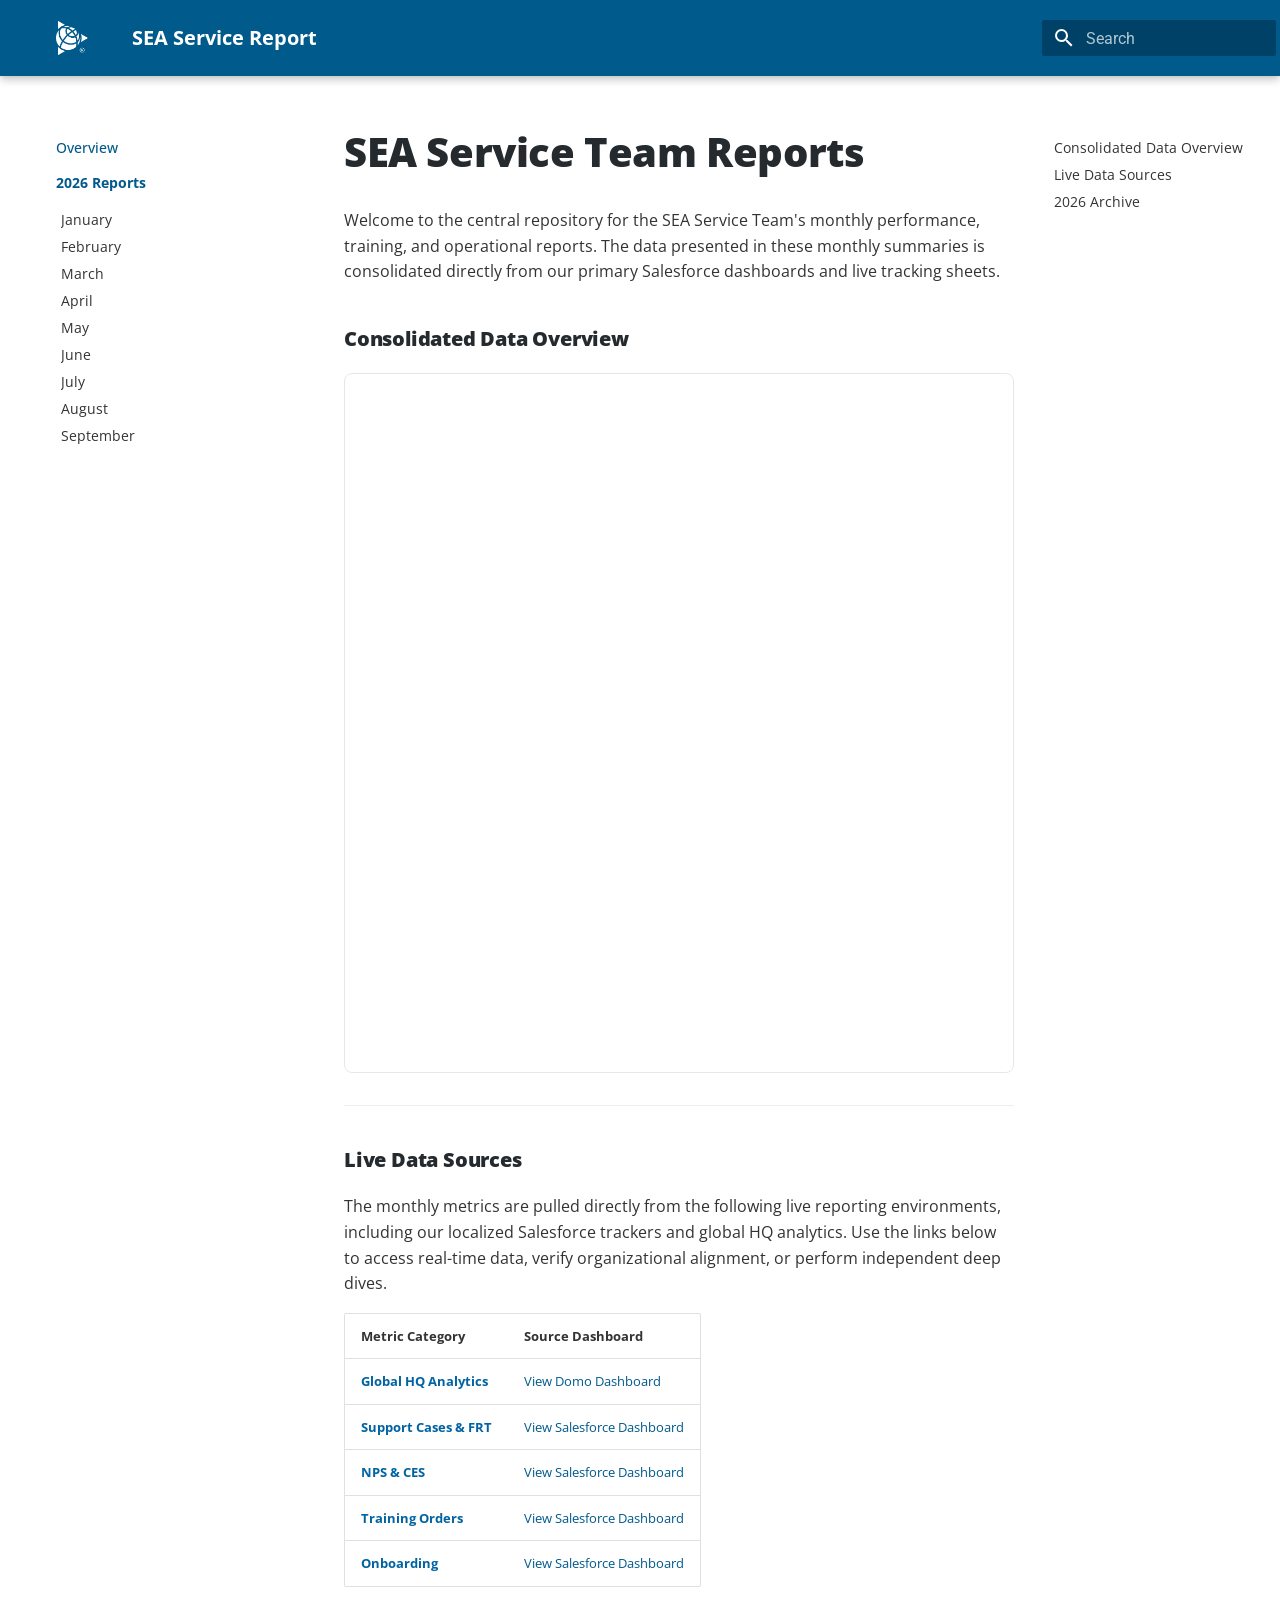
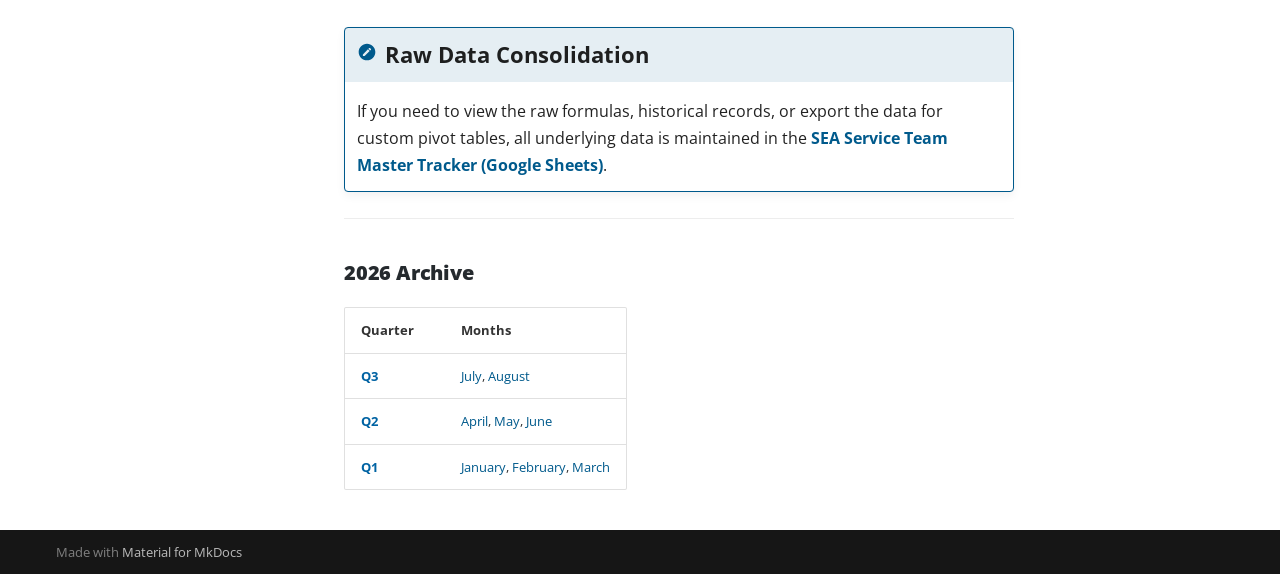
<file: index.html>
<!doctype html>
<html lang="en" class="no-js">
  <head>
    
      <meta charset="utf-8">
      <meta name="viewport" content="width=device-width,initial-scale=1">
      
        <meta name="description" content="Support Team Report">
      
      
      
      
      
        <link rel="next" href="01-January/">
      
      
        
      
      
      <link rel="icon" href="assets/logo.png">
      <meta name="generator" content="mkdocs-1.6.1, mkdocs-material-9.7.7">
    
    
      
        <title>SEA Service Report</title>
      
    
    
      <link rel="stylesheet" href="assets/stylesheets/main.ec1eaa64.min.css">
      
      


    
    
      
    
    
      
        
        
        <link rel="preconnect" href="https://fonts.gstatic.com" crossorigin>
        <link rel="stylesheet" href="https://fonts.googleapis.com/css?family=Roboto:300,300i,400,400i,700,700i%7CRoboto+Mono:400,400i,700,700i&display=fallback">
        <style>:root{--md-text-font:"Roboto";--md-code-font:"Roboto Mono"}</style>
      
    
    
      <link rel="stylesheet" href="stylesheets/custom.css">
    
    <script>__md_scope=new URL(".",location),__md_hash=e=>[...e].reduce(((e,_)=>(e<<5)-e+_.charCodeAt(0)),0),__md_get=(e,_=localStorage,t=__md_scope)=>JSON.parse(_.getItem(t.pathname+"."+e)),__md_set=(e,_,t=localStorage,a=__md_scope)=>{try{t.setItem(a.pathname+"."+e,JSON.stringify(_))}catch(e){}}</script>
    
      

    
    
  </head>
  
  
    <body dir="ltr">
  
    
    <input class="md-toggle" data-md-toggle="drawer" type="checkbox" id="__drawer" autocomplete="off">
    <input class="md-toggle" data-md-toggle="search" type="checkbox" id="__search" autocomplete="off">
    <label class="md-overlay" for="__drawer"></label>
    <div data-md-component="skip">
      
        
        <a href="#sea-service-team-reports" class="md-skip">
          Skip to content
        </a>
      
    </div>
    <div data-md-component="announce">
      
    </div>
    
    
      

  

<header class="md-header md-header--shadow" data-md-component="header">
  <nav class="md-header__inner md-grid" aria-label="Header">
    <a href="." title="SEA Service Report" class="md-header__button md-logo" aria-label="SEA Service Report" data-md-component="logo">
      
  <img src="assets/logo.png" alt="logo">

    </a>
    <label class="md-header__button md-icon" for="__drawer">
      
      <svg xmlns="http://www.w3.org/2000/svg" viewBox="0 0 24 24"><path d="M3 6h18v2H3zm0 5h18v2H3zm0 5h18v2H3z"/></svg>
    </label>
    <div class="md-header__title" data-md-component="header-title">
      <div class="md-header__ellipsis">
        <div class="md-header__topic">
          <span class="md-ellipsis">
            SEA Service Report
          </span>
        </div>
        <div class="md-header__topic" data-md-component="header-topic">
          <span class="md-ellipsis">
            
              Overview
            
          </span>
        </div>
      </div>
    </div>
    
    
      <script>var palette=__md_get("__palette");if(palette&&palette.color){if("(prefers-color-scheme)"===palette.color.media){var media=matchMedia("(prefers-color-scheme: light)"),input=document.querySelector(media.matches?"[data-md-color-media='(prefers-color-scheme: light)']":"[data-md-color-media='(prefers-color-scheme: dark)']");palette.color.media=input.getAttribute("data-md-color-media"),palette.color.scheme=input.getAttribute("data-md-color-scheme"),palette.color.primary=input.getAttribute("data-md-color-primary"),palette.color.accent=input.getAttribute("data-md-color-accent")}for(var[key,value]of Object.entries(palette.color))document.body.setAttribute("data-md-color-"+key,value)}</script>
    
    
    
      
      
        <label class="md-header__button md-icon" for="__search">
          
          <svg xmlns="http://www.w3.org/2000/svg" viewBox="0 0 24 24"><path d="M9.5 3A6.5 6.5 0 0 1 16 9.5c0 1.61-.59 3.09-1.56 4.23l.27.27h.79l5 5-1.5 1.5-5-5v-.79l-.27-.27A6.52 6.52 0 0 1 9.5 16 6.5 6.5 0 0 1 3 9.5 6.5 6.5 0 0 1 9.5 3m0 2C7 5 5 7 5 9.5S7 14 9.5 14 14 12 14 9.5 12 5 9.5 5"/></svg>
        </label>
        <div class="md-search" data-md-component="search" role="dialog">
  <label class="md-search__overlay" for="__search"></label>
  <div class="md-search__inner" role="search">
    <form class="md-search__form" name="search">
      <input type="text" class="md-search__input" name="query" aria-label="Search" placeholder="Search" autocapitalize="off" autocorrect="off" autocomplete="off" spellcheck="false" data-md-component="search-query" required>
      <label class="md-search__icon md-icon" for="__search">
        
        <svg xmlns="http://www.w3.org/2000/svg" viewBox="0 0 24 24"><path d="M9.5 3A6.5 6.5 0 0 1 16 9.5c0 1.61-.59 3.09-1.56 4.23l.27.27h.79l5 5-1.5 1.5-5-5v-.79l-.27-.27A6.52 6.52 0 0 1 9.5 16 6.5 6.5 0 0 1 3 9.5 6.5 6.5 0 0 1 9.5 3m0 2C7 5 5 7 5 9.5S7 14 9.5 14 14 12 14 9.5 12 5 9.5 5"/></svg>
        
        <svg xmlns="http://www.w3.org/2000/svg" viewBox="0 0 24 24"><path d="M20 11v2H8l5.5 5.5-1.42 1.42L4.16 12l7.92-7.92L13.5 5.5 8 11z"/></svg>
      </label>
      <nav class="md-search__options" aria-label="Search">
        
        <button type="reset" class="md-search__icon md-icon" title="Clear" aria-label="Clear" tabindex="-1">
          
          <svg xmlns="http://www.w3.org/2000/svg" viewBox="0 0 24 24"><path d="M19 6.41 17.59 5 12 10.59 6.41 5 5 6.41 10.59 12 5 17.59 6.41 19 12 13.41 17.59 19 19 17.59 13.41 12z"/></svg>
        </button>
      </nav>
      
        <div class="md-search__suggest" data-md-component="search-suggest"></div>
      
    </form>
    <div class="md-search__output">
      <div class="md-search__scrollwrap" tabindex="0" data-md-scrollfix>
        <div class="md-search-result" data-md-component="search-result">
          <div class="md-search-result__meta">
            Initializing search
          </div>
          <ol class="md-search-result__list" role="presentation"></ol>
        </div>
      </div>
    </div>
  </div>
</div>
      
    
    
  </nav>
  
</header>
    
    <div class="md-container" data-md-component="container">
      
      
        
          
        
      
      <main class="md-main" data-md-component="main">
        <div class="md-main__inner md-grid">
          
            
              
              <div class="md-sidebar md-sidebar--primary" data-md-component="sidebar" data-md-type="navigation" >
                <div class="md-sidebar__scrollwrap">
                  <div class="md-sidebar__inner">
                    



<nav class="md-nav md-nav--primary" aria-label="Navigation" data-md-level="0">
  <label class="md-nav__title" for="__drawer">
    <a href="." title="SEA Service Report" class="md-nav__button md-logo" aria-label="SEA Service Report" data-md-component="logo">
      
  <img src="assets/logo.png" alt="logo">

    </a>
    SEA Service Report
  </label>
  
  <ul class="md-nav__list" data-md-scrollfix>
    
      
      
  
  
    
  
  
  
    <li class="md-nav__item md-nav__item--active">
      
      <input class="md-nav__toggle md-toggle" type="checkbox" id="__toc">
      
      
        
      
      
        <label class="md-nav__link md-nav__link--active" for="__toc">
          
  
  
  <span class="md-ellipsis">
    
  
    Overview
  

    
  </span>
  
  

          <span class="md-nav__icon md-icon"></span>
        </label>
      
      <a href="." class="md-nav__link md-nav__link--active">
        
  
  
  <span class="md-ellipsis">
    
  
    Overview
  

    
  </span>
  
  

      </a>
      
        

<nav class="md-nav md-nav--secondary" aria-label="Table of contents">
  
  
  
    
  
  
    <label class="md-nav__title" for="__toc">
      <span class="md-nav__icon md-icon"></span>
      Table of contents
    </label>
    <ul class="md-nav__list" data-md-component="toc" data-md-scrollfix>
      
        <li class="md-nav__item">
  <a href="#consolidated-data-overview" class="md-nav__link">
    <span class="md-ellipsis">
      
        Consolidated Data Overview
      
    </span>
  </a>
  
</li>
      
        <li class="md-nav__item">
  <a href="#live-data-sources" class="md-nav__link">
    <span class="md-ellipsis">
      
        Live Data Sources
      
    </span>
  </a>
  
</li>
      
        <li class="md-nav__item">
  <a href="#2026-archive" class="md-nav__link">
    <span class="md-ellipsis">
      
        2026 Archive
      
    </span>
  </a>
  
</li>
      
    </ul>
  
</nav>
      
    </li>
  

    
      
      
  
  
  
  
    
    
    
    
      
        
        
      
    
    
    <li class="md-nav__item md-nav__item--section md-nav__item--nested">
      
        
        
          
        
        <input class="md-nav__toggle md-toggle md-toggle--indeterminate" type="checkbox" id="__nav_2" >
        
          
          <label class="md-nav__link" for="__nav_2" id="__nav_2_label" tabindex="">
            
  
  
  <span class="md-ellipsis">
    
  
    2026 Reports
  

    
  </span>
  
  

            <span class="md-nav__icon md-icon"></span>
          </label>
        
        <nav class="md-nav" data-md-level="1" aria-labelledby="__nav_2_label" aria-expanded="false">
          <label class="md-nav__title" for="__nav_2">
            <span class="md-nav__icon md-icon"></span>
            
  
    2026 Reports
  

          </label>
          <ul class="md-nav__list" data-md-scrollfix>
            
              
                
  
  
  
  
    <li class="md-nav__item">
      <a href="01-January/" class="md-nav__link">
        
  
  
  <span class="md-ellipsis">
    
  
    January
  

    
  </span>
  
  

      </a>
    </li>
  

              
            
              
                
  
  
  
  
    <li class="md-nav__item">
      <a href="02-February/" class="md-nav__link">
        
  
  
  <span class="md-ellipsis">
    
  
    February
  

    
  </span>
  
  

      </a>
    </li>
  

              
            
              
                
  
  
  
  
    <li class="md-nav__item">
      <a href="03-March/" class="md-nav__link">
        
  
  
  <span class="md-ellipsis">
    
  
    March
  

    
  </span>
  
  

      </a>
    </li>
  

              
            
              
                
  
  
  
  
    <li class="md-nav__item">
      <a href="04-April/" class="md-nav__link">
        
  
  
  <span class="md-ellipsis">
    
  
    April
  

    
  </span>
  
  

      </a>
    </li>
  

              
            
              
                
  
  
  
  
    <li class="md-nav__item">
      <a href="05-May/" class="md-nav__link">
        
  
  
  <span class="md-ellipsis">
    
  
    May
  

    
  </span>
  
  

      </a>
    </li>
  

              
            
              
                
  
  
  
  
    <li class="md-nav__item">
      <a href="06-June/" class="md-nav__link">
        
  
  
  <span class="md-ellipsis">
    
  
    June
  

    
  </span>
  
  

      </a>
    </li>
  

              
            
              
                
  
  
  
  
    <li class="md-nav__item">
      <a href="07-July/" class="md-nav__link">
        
  
  
  <span class="md-ellipsis">
    
  
    July
  

    
  </span>
  
  

      </a>
    </li>
  

              
            
              
                
  
  
  
  
    <li class="md-nav__item">
      <a href="08-August/" class="md-nav__link">
        
  
  
  <span class="md-ellipsis">
    
  
    August
  

    
  </span>
  
  

      </a>
    </li>
  

              
            
              
                
  
  
  
  
    <li class="md-nav__item">
      <a href="09-September/" class="md-nav__link">
        
  
  
  <span class="md-ellipsis">
    
  
    September
  

    
  </span>
  
  

      </a>
    </li>
  

              
            
          </ul>
        </nav>
      
    </li>
  

    
  </ul>
</nav>
                  </div>
                </div>
              </div>
            
            
              
              <div class="md-sidebar md-sidebar--secondary" data-md-component="sidebar" data-md-type="toc" >
                <div class="md-sidebar__scrollwrap">
                  <div class="md-sidebar__inner">
                    

<nav class="md-nav md-nav--secondary" aria-label="Table of contents">
  
  
  
    
  
  
    <label class="md-nav__title" for="__toc">
      <span class="md-nav__icon md-icon"></span>
      Table of contents
    </label>
    <ul class="md-nav__list" data-md-component="toc" data-md-scrollfix>
      
        <li class="md-nav__item">
  <a href="#consolidated-data-overview" class="md-nav__link">
    <span class="md-ellipsis">
      
        Consolidated Data Overview
      
    </span>
  </a>
  
</li>
      
        <li class="md-nav__item">
  <a href="#live-data-sources" class="md-nav__link">
    <span class="md-ellipsis">
      
        Live Data Sources
      
    </span>
  </a>
  
</li>
      
        <li class="md-nav__item">
  <a href="#2026-archive" class="md-nav__link">
    <span class="md-ellipsis">
      
        2026 Archive
      
    </span>
  </a>
  
</li>
      
    </ul>
  
</nav>
                  </div>
                </div>
              </div>
            
          
          
            <div class="md-content" data-md-component="content">
              
              <article class="md-content__inner md-typeset">
                
                  



<h1 id="sea-service-team-reports">SEA Service Team Reports</h1>
<p>Welcome to the central repository for the SEA Service Team's monthly performance, training, and operational reports. The data presented in these monthly summaries is consolidated directly from our primary Salesforce dashboards and live tracking sheets.</p>
<h2 id="consolidated-data-overview">Consolidated Data Overview</h2>
<iframe width="100%" height="700" src="https://datastudio.google.com/embed/reporting/e1a36570-2112-4874-8c7b-fd6fa317eabe/page/p_jdfo20ld0d" frameborder="0" style="border:1px solid #e5e7eb; border-radius: 8px;" allowfullscreen sandbox="allow-storage-access-by-user-activation allow-scripts allow-same-origin allow-popups allow-popups-to-escape-sandbox"></iframe>

<hr />
<h2 id="live-data-sources">Live Data Sources</h2>
<p>The monthly metrics are pulled directly from the following live reporting environments, including our localized Salesforce trackers and global HQ analytics. Use the links below to access real-time data, verify organizational alignment, or perform independent deep dives.</p>
<table>
<thead>
<tr>
<th style="text-align: left;">Metric Category</th>
<th style="text-align: left;">Source Dashboard</th>
</tr>
</thead>
<tbody>
<tr>
<td style="text-align: left;"><strong>Global HQ Analytics</strong></td>
<td style="text-align: left;"><a href="https://trimble.domo.com/page/1313476744">View Domo Dashboard</a></td>
</tr>
<tr>
<td style="text-align: left;"><strong>Support Cases &amp; FRT</strong></td>
<td style="text-align: left;"><a href="https://trimbledx.lightning.force.com/lightning/r/Dashboard/01ZPO00000KKCXl2AP/view?queryScope=userFolders">View Salesforce Dashboard</a></td>
</tr>
<tr>
<td style="text-align: left;"><strong>NPS &amp; CES</strong></td>
<td style="text-align: left;"><a href="https://trimbledx.lightning.force.com/lightning/r/Dashboard/01ZPO00000KrTTQ2A3/view?queryScope=userFolders">View Salesforce Dashboard</a></td>
</tr>
<tr>
<td style="text-align: left;"><strong>Training Orders</strong></td>
<td style="text-align: left;"><a href="https://trimbledx.lightning.force.com/lightning/r/Dashboard/01ZPO00000N9Nub2AF/view?queryScope=userFolders">View Salesforce Dashboard</a></td>
</tr>
<tr>
<td style="text-align: left;"><strong>Onboarding</strong></td>
<td style="text-align: left;"><a href="https://trimbledx.lightning.force.com/lightning/r/Dashboard/01ZPO00000Oy1WT2AZ/view?queryScope=userFolders">View Salesforce Dashboard</a></td>
</tr>
</tbody>
</table>
<div class="admonition note">
<p class="admonition-title">Raw Data Consolidation</p>
<p>If you need to view the raw formulas, historical records, or export the data for custom pivot tables, all underlying data is maintained in the 
<strong><a href="https://docs.google.com/spreadsheets/d/1HjeniOq0mZTh2BS0hO475-PwE7I_OFGuON1SSw0Vz7Y/edit?gid=0#gid=0">SEA Service Team Master Tracker (Google Sheets)</a></strong>.</p>
</div>
<hr />
<h2 id="2026-archive">2026 Archive</h2>
<table>
<thead>
<tr>
<th style="text-align: left;">Quarter</th>
<th style="text-align: left;">Months</th>
</tr>
</thead>
<tbody>
<tr>
<td style="text-align: left;"><strong>Q3</strong></td>
<td style="text-align: left;"><a href="07-July/">July</a>, <a href="08-August/">August</a></td>
</tr>
<tr>
<td style="text-align: left;"><strong>Q2</strong></td>
<td style="text-align: left;"><a href="04-April/">April</a>, <a href="05-May/">May</a>, <a href="06-June/">June</a></td>
</tr>
<tr>
<td style="text-align: left;"><strong>Q1</strong></td>
<td style="text-align: left;"><a href="01-January/">January</a>, <a href="02-February/">February</a>, <a href="03-March/">March</a></td>
</tr>
</tbody>
</table>







  
  






                
              </article>
            </div>
          
          
<script>var target=document.getElementById(location.hash.slice(1));target&&target.name&&(target.checked=target.name.startsWith("__tabbed_"))</script>
        </div>
        
      </main>
      
        <footer class="md-footer">
  
  <div class="md-footer-meta md-typeset">
    <div class="md-footer-meta__inner md-grid">
      <div class="md-copyright">
  
  
    Made with
    <a href="https://squidfunk.github.io/mkdocs-material/" target="_blank" rel="noopener">
      Material for MkDocs
    </a>
  
</div>
      
    </div>
  </div>
</footer>
      
    </div>
    <div class="md-dialog" data-md-component="dialog">
      <div class="md-dialog__inner md-typeset"></div>
    </div>
    
    
    
      
      
      <script id="__config" type="application/json">{"annotate": null, "base": ".", "features": ["navigation.sections", "navigation.expand", "search.suggest", "search.highlight", "content.code.copy"], "search": "assets/javascripts/workers/search.2c215733.min.js", "tags": null, "translations": {"clipboard.copied": "Copied to clipboard", "clipboard.copy": "Copy to clipboard", "search.result.more.one": "1 more on this page", "search.result.more.other": "# more on this page", "search.result.none": "No matching documents", "search.result.one": "1 matching document", "search.result.other": "# matching documents", "search.result.placeholder": "Type to start searching", "search.result.term.missing": "Missing", "select.version": "Select version"}, "version": null}</script>
    
    
      <script src="assets/javascripts/bundle.d7400e89.min.js"></script>
      
        <script src="javascripts/extra.js"></script>
      
    
  </body>
</html>
</file>
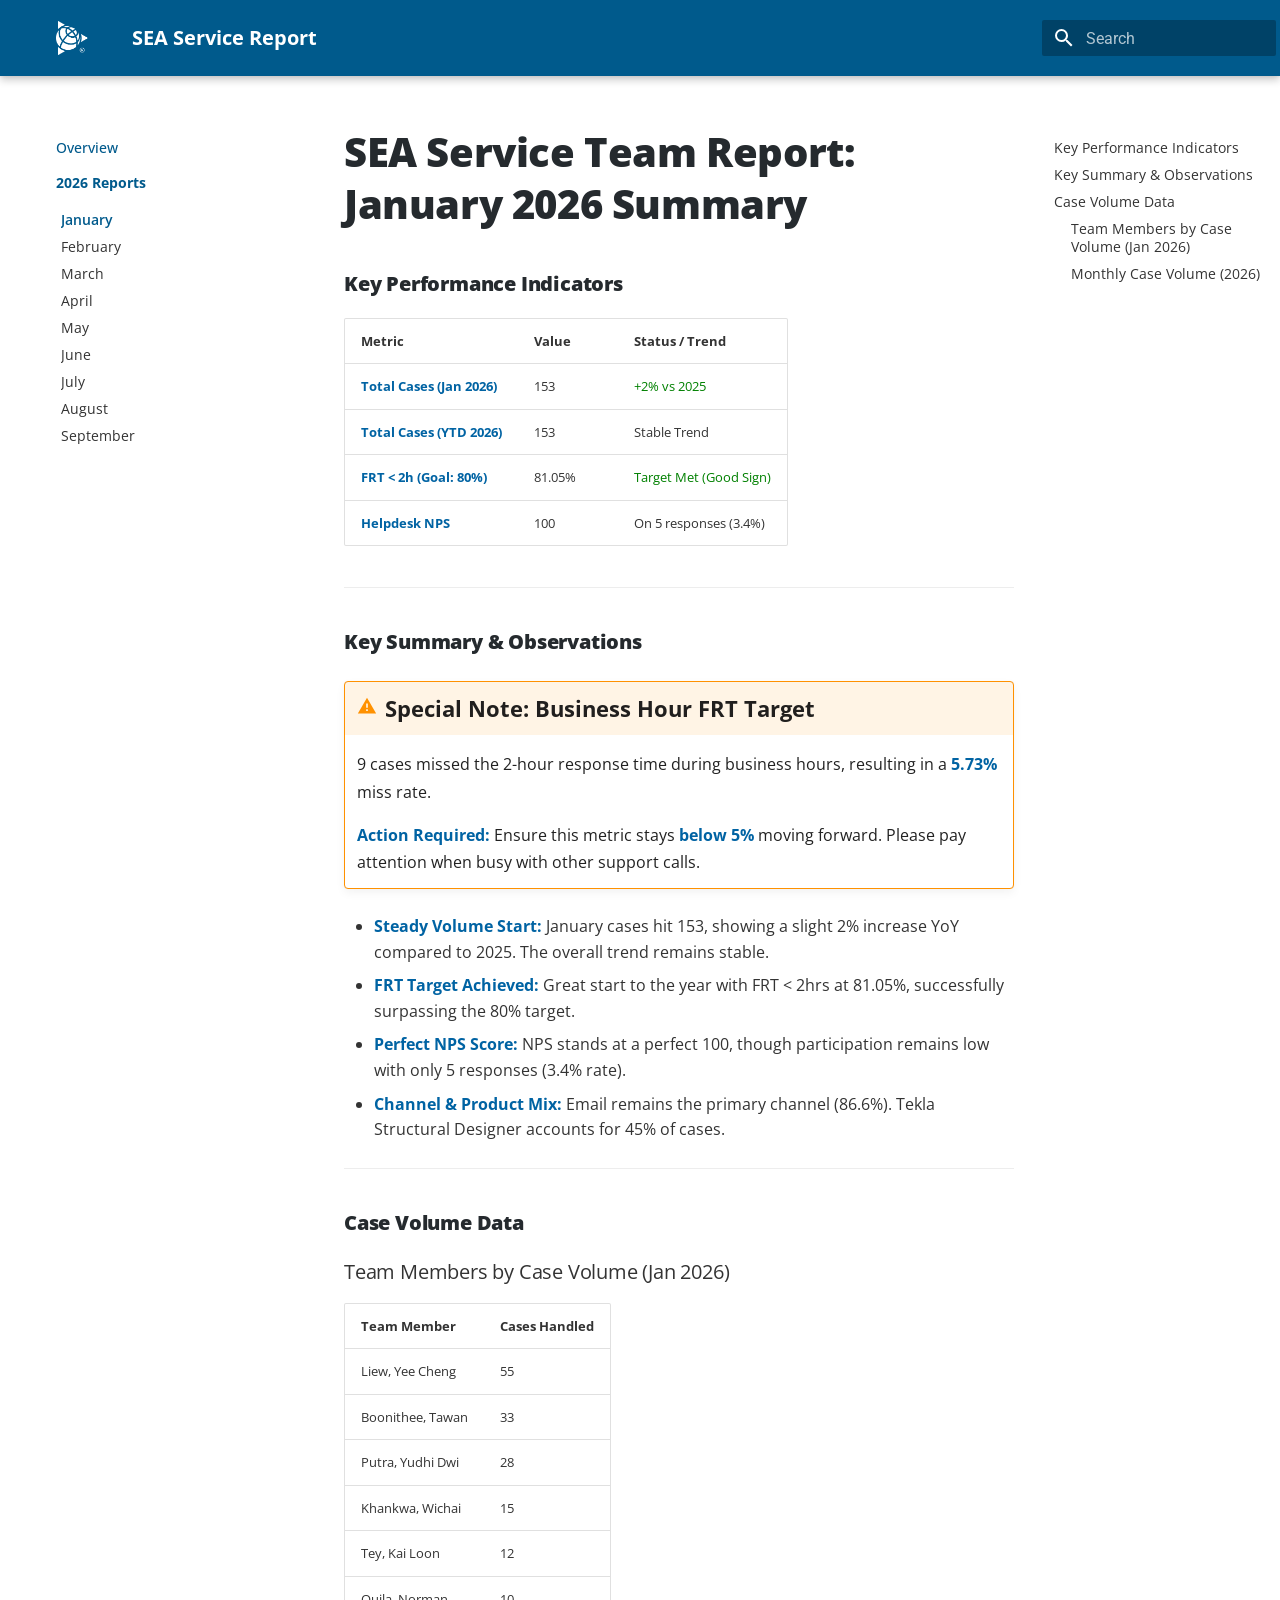
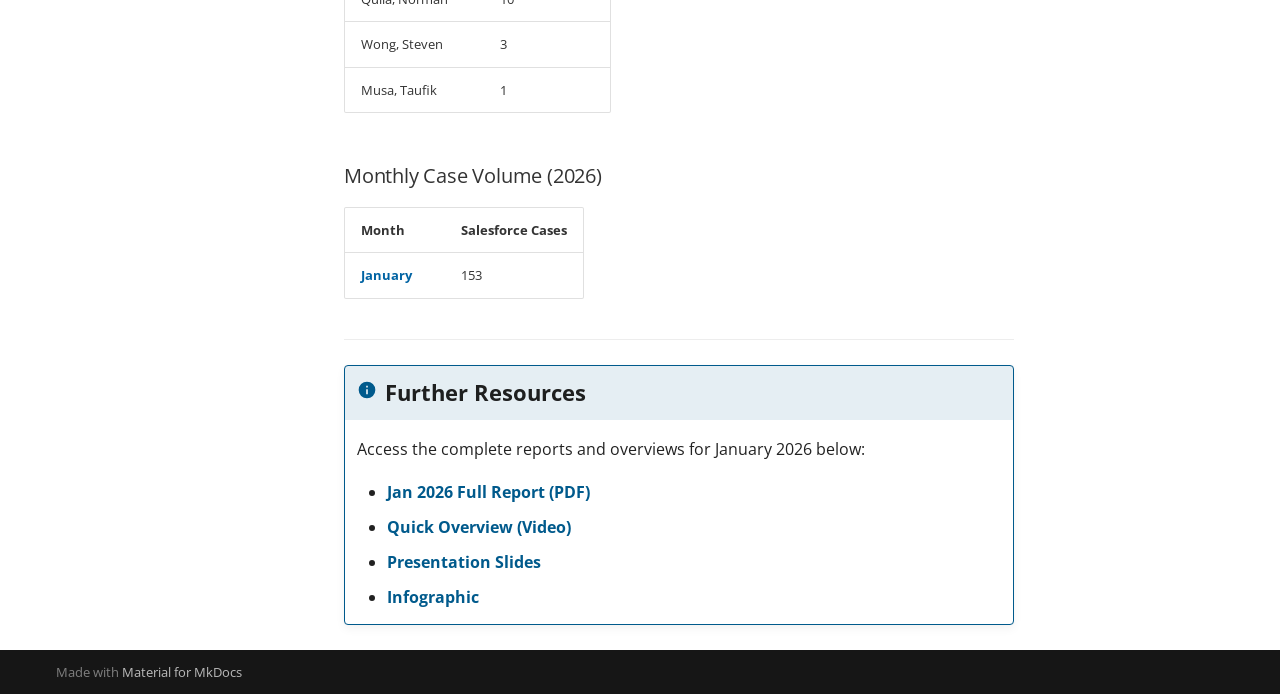
<file: 01-January/index.html>
<!doctype html>
<html lang="en" class="no-js">
  <head>
    
      <meta charset="utf-8">
      <meta name="viewport" content="width=device-width,initial-scale=1">
      
        <meta name="description" content="Support Team Report">
      
      
      
      
        <link rel="prev" href="..">
      
      
        <link rel="next" href="../02-February/">
      
      
        
      
      
      <link rel="icon" href="../assets/logo.png">
      <meta name="generator" content="mkdocs-1.6.1, mkdocs-material-9.7.7">
    
    
      
        <title>January - SEA Service Report</title>
      
    
    
      <link rel="stylesheet" href="../assets/stylesheets/main.ec1eaa64.min.css">
      
      


    
    
      
    
    
      
        
        
        <link rel="preconnect" href="https://fonts.gstatic.com" crossorigin>
        <link rel="stylesheet" href="https://fonts.googleapis.com/css?family=Roboto:300,300i,400,400i,700,700i%7CRoboto+Mono:400,400i,700,700i&display=fallback">
        <style>:root{--md-text-font:"Roboto";--md-code-font:"Roboto Mono"}</style>
      
    
    
      <link rel="stylesheet" href="../stylesheets/custom.css">
    
    <script>__md_scope=new URL("..",location),__md_hash=e=>[...e].reduce(((e,_)=>(e<<5)-e+_.charCodeAt(0)),0),__md_get=(e,_=localStorage,t=__md_scope)=>JSON.parse(_.getItem(t.pathname+"."+e)),__md_set=(e,_,t=localStorage,a=__md_scope)=>{try{t.setItem(a.pathname+"."+e,JSON.stringify(_))}catch(e){}}</script>
    
      

    
    
  </head>
  
  
    <body dir="ltr">
  
    
    <input class="md-toggle" data-md-toggle="drawer" type="checkbox" id="__drawer" autocomplete="off">
    <input class="md-toggle" data-md-toggle="search" type="checkbox" id="__search" autocomplete="off">
    <label class="md-overlay" for="__drawer"></label>
    <div data-md-component="skip">
      
        
        <a href="#sea-service-team-report-january-2026-summary" class="md-skip">
          Skip to content
        </a>
      
    </div>
    <div data-md-component="announce">
      
    </div>
    
    
      

  

<header class="md-header md-header--shadow" data-md-component="header">
  <nav class="md-header__inner md-grid" aria-label="Header">
    <a href=".." title="SEA Service Report" class="md-header__button md-logo" aria-label="SEA Service Report" data-md-component="logo">
      
  <img src="../assets/logo.png" alt="logo">

    </a>
    <label class="md-header__button md-icon" for="__drawer">
      
      <svg xmlns="http://www.w3.org/2000/svg" viewBox="0 0 24 24"><path d="M3 6h18v2H3zm0 5h18v2H3zm0 5h18v2H3z"/></svg>
    </label>
    <div class="md-header__title" data-md-component="header-title">
      <div class="md-header__ellipsis">
        <div class="md-header__topic">
          <span class="md-ellipsis">
            SEA Service Report
          </span>
        </div>
        <div class="md-header__topic" data-md-component="header-topic">
          <span class="md-ellipsis">
            
              January
            
          </span>
        </div>
      </div>
    </div>
    
    
      <script>var palette=__md_get("__palette");if(palette&&palette.color){if("(prefers-color-scheme)"===palette.color.media){var media=matchMedia("(prefers-color-scheme: light)"),input=document.querySelector(media.matches?"[data-md-color-media='(prefers-color-scheme: light)']":"[data-md-color-media='(prefers-color-scheme: dark)']");palette.color.media=input.getAttribute("data-md-color-media"),palette.color.scheme=input.getAttribute("data-md-color-scheme"),palette.color.primary=input.getAttribute("data-md-color-primary"),palette.color.accent=input.getAttribute("data-md-color-accent")}for(var[key,value]of Object.entries(palette.color))document.body.setAttribute("data-md-color-"+key,value)}</script>
    
    
    
      
      
        <label class="md-header__button md-icon" for="__search">
          
          <svg xmlns="http://www.w3.org/2000/svg" viewBox="0 0 24 24"><path d="M9.5 3A6.5 6.5 0 0 1 16 9.5c0 1.61-.59 3.09-1.56 4.23l.27.27h.79l5 5-1.5 1.5-5-5v-.79l-.27-.27A6.52 6.52 0 0 1 9.5 16 6.5 6.5 0 0 1 3 9.5 6.5 6.5 0 0 1 9.5 3m0 2C7 5 5 7 5 9.5S7 14 9.5 14 14 12 14 9.5 12 5 9.5 5"/></svg>
        </label>
        <div class="md-search" data-md-component="search" role="dialog">
  <label class="md-search__overlay" for="__search"></label>
  <div class="md-search__inner" role="search">
    <form class="md-search__form" name="search">
      <input type="text" class="md-search__input" name="query" aria-label="Search" placeholder="Search" autocapitalize="off" autocorrect="off" autocomplete="off" spellcheck="false" data-md-component="search-query" required>
      <label class="md-search__icon md-icon" for="__search">
        
        <svg xmlns="http://www.w3.org/2000/svg" viewBox="0 0 24 24"><path d="M9.5 3A6.5 6.5 0 0 1 16 9.5c0 1.61-.59 3.09-1.56 4.23l.27.27h.79l5 5-1.5 1.5-5-5v-.79l-.27-.27A6.52 6.52 0 0 1 9.5 16 6.5 6.5 0 0 1 3 9.5 6.5 6.5 0 0 1 9.5 3m0 2C7 5 5 7 5 9.5S7 14 9.5 14 14 12 14 9.5 12 5 9.5 5"/></svg>
        
        <svg xmlns="http://www.w3.org/2000/svg" viewBox="0 0 24 24"><path d="M20 11v2H8l5.5 5.5-1.42 1.42L4.16 12l7.92-7.92L13.5 5.5 8 11z"/></svg>
      </label>
      <nav class="md-search__options" aria-label="Search">
        
        <button type="reset" class="md-search__icon md-icon" title="Clear" aria-label="Clear" tabindex="-1">
          
          <svg xmlns="http://www.w3.org/2000/svg" viewBox="0 0 24 24"><path d="M19 6.41 17.59 5 12 10.59 6.41 5 5 6.41 10.59 12 5 17.59 6.41 19 12 13.41 17.59 19 19 17.59 13.41 12z"/></svg>
        </button>
      </nav>
      
        <div class="md-search__suggest" data-md-component="search-suggest"></div>
      
    </form>
    <div class="md-search__output">
      <div class="md-search__scrollwrap" tabindex="0" data-md-scrollfix>
        <div class="md-search-result" data-md-component="search-result">
          <div class="md-search-result__meta">
            Initializing search
          </div>
          <ol class="md-search-result__list" role="presentation"></ol>
        </div>
      </div>
    </div>
  </div>
</div>
      
    
    
  </nav>
  
</header>
    
    <div class="md-container" data-md-component="container">
      
      
        
          
        
      
      <main class="md-main" data-md-component="main">
        <div class="md-main__inner md-grid">
          
            
              
              <div class="md-sidebar md-sidebar--primary" data-md-component="sidebar" data-md-type="navigation" >
                <div class="md-sidebar__scrollwrap">
                  <div class="md-sidebar__inner">
                    



<nav class="md-nav md-nav--primary" aria-label="Navigation" data-md-level="0">
  <label class="md-nav__title" for="__drawer">
    <a href=".." title="SEA Service Report" class="md-nav__button md-logo" aria-label="SEA Service Report" data-md-component="logo">
      
  <img src="../assets/logo.png" alt="logo">

    </a>
    SEA Service Report
  </label>
  
  <ul class="md-nav__list" data-md-scrollfix>
    
      
      
  
  
  
  
    <li class="md-nav__item">
      <a href=".." class="md-nav__link">
        
  
  
  <span class="md-ellipsis">
    
  
    Overview
  

    
  </span>
  
  

      </a>
    </li>
  

    
      
      
  
  
    
  
  
  
    
    
    
    
      
        
        
      
    
    
    <li class="md-nav__item md-nav__item--active md-nav__item--section md-nav__item--nested">
      
        
        
        <input class="md-nav__toggle md-toggle " type="checkbox" id="__nav_2" checked>
        
          
          <label class="md-nav__link" for="__nav_2" id="__nav_2_label" tabindex="">
            
  
  
  <span class="md-ellipsis">
    
  
    2026 Reports
  

    
  </span>
  
  

            <span class="md-nav__icon md-icon"></span>
          </label>
        
        <nav class="md-nav" data-md-level="1" aria-labelledby="__nav_2_label" aria-expanded="true">
          <label class="md-nav__title" for="__nav_2">
            <span class="md-nav__icon md-icon"></span>
            
  
    2026 Reports
  

          </label>
          <ul class="md-nav__list" data-md-scrollfix>
            
              
                
  
  
    
  
  
  
    <li class="md-nav__item md-nav__item--active">
      
      <input class="md-nav__toggle md-toggle" type="checkbox" id="__toc">
      
      
        
      
      
        <label class="md-nav__link md-nav__link--active" for="__toc">
          
  
  
  <span class="md-ellipsis">
    
  
    January
  

    
  </span>
  
  

          <span class="md-nav__icon md-icon"></span>
        </label>
      
      <a href="./" class="md-nav__link md-nav__link--active">
        
  
  
  <span class="md-ellipsis">
    
  
    January
  

    
  </span>
  
  

      </a>
      
        

<nav class="md-nav md-nav--secondary" aria-label="Table of contents">
  
  
  
    
  
  
    <label class="md-nav__title" for="__toc">
      <span class="md-nav__icon md-icon"></span>
      Table of contents
    </label>
    <ul class="md-nav__list" data-md-component="toc" data-md-scrollfix>
      
        <li class="md-nav__item">
  <a href="#key-performance-indicators" class="md-nav__link">
    <span class="md-ellipsis">
      
        Key Performance Indicators
      
    </span>
  </a>
  
</li>
      
        <li class="md-nav__item">
  <a href="#key-summary-observations" class="md-nav__link">
    <span class="md-ellipsis">
      
        Key Summary &amp; Observations
      
    </span>
  </a>
  
</li>
      
        <li class="md-nav__item">
  <a href="#case-volume-data" class="md-nav__link">
    <span class="md-ellipsis">
      
        Case Volume Data
      
    </span>
  </a>
  
    <nav class="md-nav" aria-label="Case Volume Data">
      <ul class="md-nav__list">
        
          <li class="md-nav__item">
  <a href="#team-members-by-case-volume-jan-2026" class="md-nav__link">
    <span class="md-ellipsis">
      
        Team Members by Case Volume (Jan 2026)
      
    </span>
  </a>
  
</li>
        
          <li class="md-nav__item">
  <a href="#monthly-case-volume-2026" class="md-nav__link">
    <span class="md-ellipsis">
      
        Monthly Case Volume (2026)
      
    </span>
  </a>
  
</li>
        
      </ul>
    </nav>
  
</li>
      
    </ul>
  
</nav>
      
    </li>
  

              
            
              
                
  
  
  
  
    <li class="md-nav__item">
      <a href="../02-February/" class="md-nav__link">
        
  
  
  <span class="md-ellipsis">
    
  
    February
  

    
  </span>
  
  

      </a>
    </li>
  

              
            
              
                
  
  
  
  
    <li class="md-nav__item">
      <a href="../03-March/" class="md-nav__link">
        
  
  
  <span class="md-ellipsis">
    
  
    March
  

    
  </span>
  
  

      </a>
    </li>
  

              
            
              
                
  
  
  
  
    <li class="md-nav__item">
      <a href="../04-April/" class="md-nav__link">
        
  
  
  <span class="md-ellipsis">
    
  
    April
  

    
  </span>
  
  

      </a>
    </li>
  

              
            
              
                
  
  
  
  
    <li class="md-nav__item">
      <a href="../05-May/" class="md-nav__link">
        
  
  
  <span class="md-ellipsis">
    
  
    May
  

    
  </span>
  
  

      </a>
    </li>
  

              
            
              
                
  
  
  
  
    <li class="md-nav__item">
      <a href="../06-June/" class="md-nav__link">
        
  
  
  <span class="md-ellipsis">
    
  
    June
  

    
  </span>
  
  

      </a>
    </li>
  

              
            
              
                
  
  
  
  
    <li class="md-nav__item">
      <a href="../07-July/" class="md-nav__link">
        
  
  
  <span class="md-ellipsis">
    
  
    July
  

    
  </span>
  
  

      </a>
    </li>
  

              
            
              
                
  
  
  
  
    <li class="md-nav__item">
      <a href="../08-August/" class="md-nav__link">
        
  
  
  <span class="md-ellipsis">
    
  
    August
  

    
  </span>
  
  

      </a>
    </li>
  

              
            
              
                
  
  
  
  
    <li class="md-nav__item">
      <a href="../09-September/" class="md-nav__link">
        
  
  
  <span class="md-ellipsis">
    
  
    September
  

    
  </span>
  
  

      </a>
    </li>
  

              
            
          </ul>
        </nav>
      
    </li>
  

    
  </ul>
</nav>
                  </div>
                </div>
              </div>
            
            
              
              <div class="md-sidebar md-sidebar--secondary" data-md-component="sidebar" data-md-type="toc" >
                <div class="md-sidebar__scrollwrap">
                  <div class="md-sidebar__inner">
                    

<nav class="md-nav md-nav--secondary" aria-label="Table of contents">
  
  
  
    
  
  
    <label class="md-nav__title" for="__toc">
      <span class="md-nav__icon md-icon"></span>
      Table of contents
    </label>
    <ul class="md-nav__list" data-md-component="toc" data-md-scrollfix>
      
        <li class="md-nav__item">
  <a href="#key-performance-indicators" class="md-nav__link">
    <span class="md-ellipsis">
      
        Key Performance Indicators
      
    </span>
  </a>
  
</li>
      
        <li class="md-nav__item">
  <a href="#key-summary-observations" class="md-nav__link">
    <span class="md-ellipsis">
      
        Key Summary &amp; Observations
      
    </span>
  </a>
  
</li>
      
        <li class="md-nav__item">
  <a href="#case-volume-data" class="md-nav__link">
    <span class="md-ellipsis">
      
        Case Volume Data
      
    </span>
  </a>
  
    <nav class="md-nav" aria-label="Case Volume Data">
      <ul class="md-nav__list">
        
          <li class="md-nav__item">
  <a href="#team-members-by-case-volume-jan-2026" class="md-nav__link">
    <span class="md-ellipsis">
      
        Team Members by Case Volume (Jan 2026)
      
    </span>
  </a>
  
</li>
        
          <li class="md-nav__item">
  <a href="#monthly-case-volume-2026" class="md-nav__link">
    <span class="md-ellipsis">
      
        Monthly Case Volume (2026)
      
    </span>
  </a>
  
</li>
        
      </ul>
    </nav>
  
</li>
      
    </ul>
  
</nav>
                  </div>
                </div>
              </div>
            
          
          
            <div class="md-content" data-md-component="content">
              
              <article class="md-content__inner md-typeset">
                
                  



<h1 id="sea-service-team-report-january-2026-summary">SEA Service Team Report: January 2026 Summary</h1>
<h2 id="key-performance-indicators">Key Performance Indicators</h2>
<table>
<thead>
<tr>
<th style="text-align: left;">Metric</th>
<th style="text-align: left;">Value</th>
<th style="text-align: left;">Status / Trend</th>
</tr>
</thead>
<tbody>
<tr>
<td style="text-align: left;"><strong>Total Cases (Jan 2026)</strong></td>
<td style="text-align: left;">153</td>
<td style="text-align: left;"><span style="color:green">+2% vs 2025</span></td>
</tr>
<tr>
<td style="text-align: left;"><strong>Total Cases (YTD 2026)</strong></td>
<td style="text-align: left;">153</td>
<td style="text-align: left;">Stable Trend</td>
</tr>
<tr>
<td style="text-align: left;"><strong>FRT &lt; 2h (Goal: 80%)</strong></td>
<td style="text-align: left;">81.05%</td>
<td style="text-align: left;"><span style="color:green">Target Met (Good Sign)</span></td>
</tr>
<tr>
<td style="text-align: left;"><strong>Helpdesk NPS</strong></td>
<td style="text-align: left;">100</td>
<td style="text-align: left;">On 5 responses (3.4%)</td>
</tr>
</tbody>
</table>
<hr />
<h2 id="key-summary-observations">Key Summary &amp; Observations</h2>
<div class="admonition warning">
<p class="admonition-title">Special Note: Business Hour FRT Target</p>
<p>9 cases missed the 2-hour response time during business hours, resulting in a <strong>5.73%</strong> miss rate. </p>
<p><strong>Action Required:</strong> Ensure this metric stays <strong>below 5%</strong> moving forward. Please pay attention when busy with other support calls.</p>
</div>
<ul>
<li><strong>Steady Volume Start:</strong> January cases hit 153, showing a slight 2% increase YoY compared to 2025. The overall trend remains stable.</li>
<li><strong>FRT Target Achieved:</strong> Great start to the year with FRT &lt; 2hrs at 81.05%, successfully surpassing the 80% target.</li>
<li><strong>Perfect NPS Score:</strong> NPS stands at a perfect 100, though participation remains low with only 5 responses (3.4% rate).</li>
<li><strong>Channel &amp; Product Mix:</strong> Email remains the primary channel (86.6%). Tekla Structural Designer accounts for 45% of cases.</li>
</ul>
<hr />
<h2 id="case-volume-data">Case Volume Data</h2>
<h3 id="team-members-by-case-volume-jan-2026">Team Members by Case Volume (Jan 2026)</h3>
<table>
<thead>
<tr>
<th style="text-align: left;">Team Member</th>
<th style="text-align: left;">Cases Handled</th>
</tr>
</thead>
<tbody>
<tr>
<td style="text-align: left;">Liew, Yee Cheng</td>
<td style="text-align: left;">55</td>
</tr>
<tr>
<td style="text-align: left;">Boonithee, Tawan</td>
<td style="text-align: left;">33</td>
</tr>
<tr>
<td style="text-align: left;">Putra, Yudhi Dwi</td>
<td style="text-align: left;">28</td>
</tr>
<tr>
<td style="text-align: left;">Khankwa, Wichai</td>
<td style="text-align: left;">15</td>
</tr>
<tr>
<td style="text-align: left;">Tey, Kai Loon</td>
<td style="text-align: left;">12</td>
</tr>
<tr>
<td style="text-align: left;">Quila, Norman</td>
<td style="text-align: left;">10</td>
</tr>
<tr>
<td style="text-align: left;">Wong, Steven</td>
<td style="text-align: left;">3</td>
</tr>
<tr>
<td style="text-align: left;">Musa, Taufik</td>
<td style="text-align: left;">1</td>
</tr>
</tbody>
</table>
<h3 id="monthly-case-volume-2026">Monthly Case Volume (2026)</h3>
<table>
<thead>
<tr>
<th style="text-align: left;">Month</th>
<th style="text-align: left;">Salesforce Cases</th>
</tr>
</thead>
<tbody>
<tr>
<td style="text-align: left;"><strong>January</strong></td>
<td style="text-align: left;">153</td>
</tr>
</tbody>
</table>
<hr />
<div class="admonition info">
<p class="admonition-title">Further Resources</p>
<p>Access the complete reports and overviews for January 2026 below:</p>
<ul>
<li><strong><a href="https://drive.google.com/file/d/1tD48Snja7U5vHiUjlCHfK-AAU_T_dKTY/view?usp=drive_link">Jan 2026 Full Report (PDF)</a></strong></li>
<li><strong><a href="https://drive.google.com/file/d/19RnqDHeN2UBtM0NLUxE7SjoGIiiWlsXw/view?usp=drive_link">Quick Overview (Video)</a></strong></li>
<li><strong><a href="https://drive.google.com/file/d/1xElWjYpMkrCVVPc-iYrQSwrcD5xuE_v0/view?usp=drive_link">Presentation Slides</a></strong></li>
<li><strong><a href="https://drive.google.com/file/d/1KcJd9VxgaPFmHmjrtjWoQeaWFS63ScpG/view?usp=drive_link">Infographic</a></strong></li>
</ul>
</div>







  
  






                
              </article>
            </div>
          
          
<script>var target=document.getElementById(location.hash.slice(1));target&&target.name&&(target.checked=target.name.startsWith("__tabbed_"))</script>
        </div>
        
      </main>
      
        <footer class="md-footer">
  
  <div class="md-footer-meta md-typeset">
    <div class="md-footer-meta__inner md-grid">
      <div class="md-copyright">
  
  
    Made with
    <a href="https://squidfunk.github.io/mkdocs-material/" target="_blank" rel="noopener">
      Material for MkDocs
    </a>
  
</div>
      
    </div>
  </div>
</footer>
      
    </div>
    <div class="md-dialog" data-md-component="dialog">
      <div class="md-dialog__inner md-typeset"></div>
    </div>
    
    
    
      
      
      <script id="__config" type="application/json">{"annotate": null, "base": "..", "features": ["navigation.sections", "navigation.expand", "search.suggest", "search.highlight", "content.code.copy"], "search": "../assets/javascripts/workers/search.2c215733.min.js", "tags": null, "translations": {"clipboard.copied": "Copied to clipboard", "clipboard.copy": "Copy to clipboard", "search.result.more.one": "1 more on this page", "search.result.more.other": "# more on this page", "search.result.none": "No matching documents", "search.result.one": "1 matching document", "search.result.other": "# matching documents", "search.result.placeholder": "Type to start searching", "search.result.term.missing": "Missing", "select.version": "Select version"}, "version": null}</script>
    
    
      <script src="../assets/javascripts/bundle.d7400e89.min.js"></script>
      
        <script src="../javascripts/extra.js"></script>
      
    
  </body>
</html>
</file>
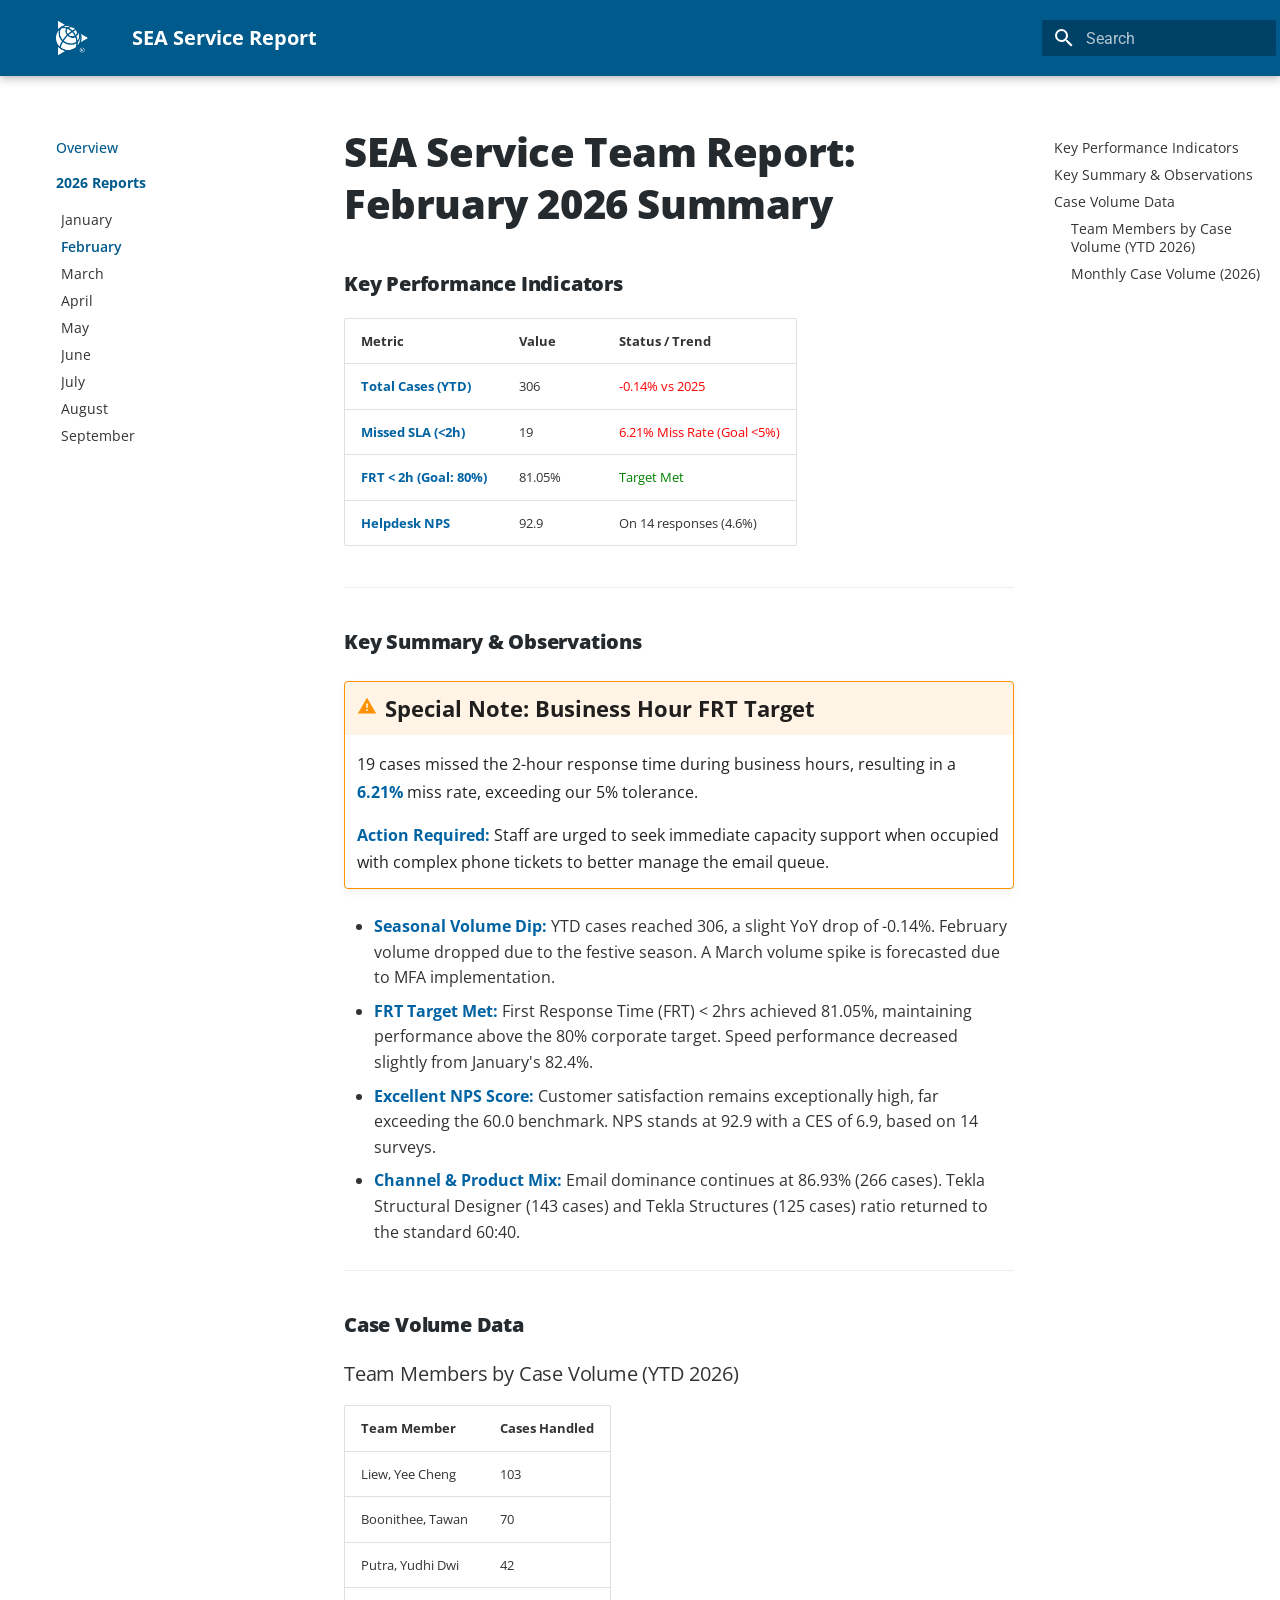
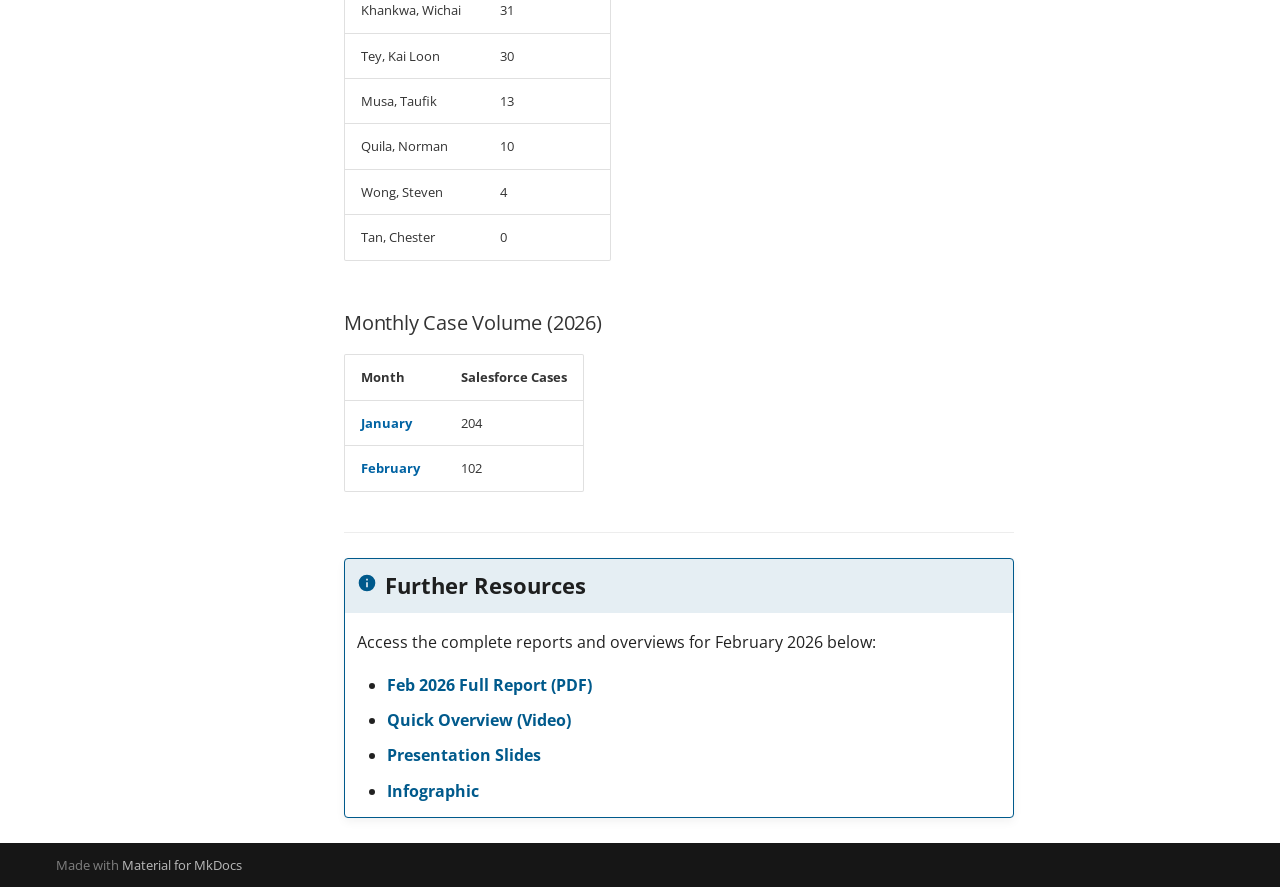
<file: 02-February/index.html>
<!doctype html>
<html lang="en" class="no-js">
  <head>
    
      <meta charset="utf-8">
      <meta name="viewport" content="width=device-width,initial-scale=1">
      
        <meta name="description" content="Support Team Report">
      
      
      
      
        <link rel="prev" href="../01-January/">
      
      
        <link rel="next" href="../03-March/">
      
      
        
      
      
      <link rel="icon" href="../assets/logo.png">
      <meta name="generator" content="mkdocs-1.6.1, mkdocs-material-9.7.7">
    
    
      
        <title>February - SEA Service Report</title>
      
    
    
      <link rel="stylesheet" href="../assets/stylesheets/main.ec1eaa64.min.css">
      
      


    
    
      
    
    
      
        
        
        <link rel="preconnect" href="https://fonts.gstatic.com" crossorigin>
        <link rel="stylesheet" href="https://fonts.googleapis.com/css?family=Roboto:300,300i,400,400i,700,700i%7CRoboto+Mono:400,400i,700,700i&display=fallback">
        <style>:root{--md-text-font:"Roboto";--md-code-font:"Roboto Mono"}</style>
      
    
    
      <link rel="stylesheet" href="../stylesheets/custom.css">
    
    <script>__md_scope=new URL("..",location),__md_hash=e=>[...e].reduce(((e,_)=>(e<<5)-e+_.charCodeAt(0)),0),__md_get=(e,_=localStorage,t=__md_scope)=>JSON.parse(_.getItem(t.pathname+"."+e)),__md_set=(e,_,t=localStorage,a=__md_scope)=>{try{t.setItem(a.pathname+"."+e,JSON.stringify(_))}catch(e){}}</script>
    
      

    
    
  </head>
  
  
    <body dir="ltr">
  
    
    <input class="md-toggle" data-md-toggle="drawer" type="checkbox" id="__drawer" autocomplete="off">
    <input class="md-toggle" data-md-toggle="search" type="checkbox" id="__search" autocomplete="off">
    <label class="md-overlay" for="__drawer"></label>
    <div data-md-component="skip">
      
        
        <a href="#sea-service-team-report-february-2026-summary" class="md-skip">
          Skip to content
        </a>
      
    </div>
    <div data-md-component="announce">
      
    </div>
    
    
      

  

<header class="md-header md-header--shadow" data-md-component="header">
  <nav class="md-header__inner md-grid" aria-label="Header">
    <a href=".." title="SEA Service Report" class="md-header__button md-logo" aria-label="SEA Service Report" data-md-component="logo">
      
  <img src="../assets/logo.png" alt="logo">

    </a>
    <label class="md-header__button md-icon" for="__drawer">
      
      <svg xmlns="http://www.w3.org/2000/svg" viewBox="0 0 24 24"><path d="M3 6h18v2H3zm0 5h18v2H3zm0 5h18v2H3z"/></svg>
    </label>
    <div class="md-header__title" data-md-component="header-title">
      <div class="md-header__ellipsis">
        <div class="md-header__topic">
          <span class="md-ellipsis">
            SEA Service Report
          </span>
        </div>
        <div class="md-header__topic" data-md-component="header-topic">
          <span class="md-ellipsis">
            
              February
            
          </span>
        </div>
      </div>
    </div>
    
    
      <script>var palette=__md_get("__palette");if(palette&&palette.color){if("(prefers-color-scheme)"===palette.color.media){var media=matchMedia("(prefers-color-scheme: light)"),input=document.querySelector(media.matches?"[data-md-color-media='(prefers-color-scheme: light)']":"[data-md-color-media='(prefers-color-scheme: dark)']");palette.color.media=input.getAttribute("data-md-color-media"),palette.color.scheme=input.getAttribute("data-md-color-scheme"),palette.color.primary=input.getAttribute("data-md-color-primary"),palette.color.accent=input.getAttribute("data-md-color-accent")}for(var[key,value]of Object.entries(palette.color))document.body.setAttribute("data-md-color-"+key,value)}</script>
    
    
    
      
      
        <label class="md-header__button md-icon" for="__search">
          
          <svg xmlns="http://www.w3.org/2000/svg" viewBox="0 0 24 24"><path d="M9.5 3A6.5 6.5 0 0 1 16 9.5c0 1.61-.59 3.09-1.56 4.23l.27.27h.79l5 5-1.5 1.5-5-5v-.79l-.27-.27A6.52 6.52 0 0 1 9.5 16 6.5 6.5 0 0 1 3 9.5 6.5 6.5 0 0 1 9.5 3m0 2C7 5 5 7 5 9.5S7 14 9.5 14 14 12 14 9.5 12 5 9.5 5"/></svg>
        </label>
        <div class="md-search" data-md-component="search" role="dialog">
  <label class="md-search__overlay" for="__search"></label>
  <div class="md-search__inner" role="search">
    <form class="md-search__form" name="search">
      <input type="text" class="md-search__input" name="query" aria-label="Search" placeholder="Search" autocapitalize="off" autocorrect="off" autocomplete="off" spellcheck="false" data-md-component="search-query" required>
      <label class="md-search__icon md-icon" for="__search">
        
        <svg xmlns="http://www.w3.org/2000/svg" viewBox="0 0 24 24"><path d="M9.5 3A6.5 6.5 0 0 1 16 9.5c0 1.61-.59 3.09-1.56 4.23l.27.27h.79l5 5-1.5 1.5-5-5v-.79l-.27-.27A6.52 6.52 0 0 1 9.5 16 6.5 6.5 0 0 1 3 9.5 6.5 6.5 0 0 1 9.5 3m0 2C7 5 5 7 5 9.5S7 14 9.5 14 14 12 14 9.5 12 5 9.5 5"/></svg>
        
        <svg xmlns="http://www.w3.org/2000/svg" viewBox="0 0 24 24"><path d="M20 11v2H8l5.5 5.5-1.42 1.42L4.16 12l7.92-7.92L13.5 5.5 8 11z"/></svg>
      </label>
      <nav class="md-search__options" aria-label="Search">
        
        <button type="reset" class="md-search__icon md-icon" title="Clear" aria-label="Clear" tabindex="-1">
          
          <svg xmlns="http://www.w3.org/2000/svg" viewBox="0 0 24 24"><path d="M19 6.41 17.59 5 12 10.59 6.41 5 5 6.41 10.59 12 5 17.59 6.41 19 12 13.41 17.59 19 19 17.59 13.41 12z"/></svg>
        </button>
      </nav>
      
        <div class="md-search__suggest" data-md-component="search-suggest"></div>
      
    </form>
    <div class="md-search__output">
      <div class="md-search__scrollwrap" tabindex="0" data-md-scrollfix>
        <div class="md-search-result" data-md-component="search-result">
          <div class="md-search-result__meta">
            Initializing search
          </div>
          <ol class="md-search-result__list" role="presentation"></ol>
        </div>
      </div>
    </div>
  </div>
</div>
      
    
    
  </nav>
  
</header>
    
    <div class="md-container" data-md-component="container">
      
      
        
          
        
      
      <main class="md-main" data-md-component="main">
        <div class="md-main__inner md-grid">
          
            
              
              <div class="md-sidebar md-sidebar--primary" data-md-component="sidebar" data-md-type="navigation" >
                <div class="md-sidebar__scrollwrap">
                  <div class="md-sidebar__inner">
                    



<nav class="md-nav md-nav--primary" aria-label="Navigation" data-md-level="0">
  <label class="md-nav__title" for="__drawer">
    <a href=".." title="SEA Service Report" class="md-nav__button md-logo" aria-label="SEA Service Report" data-md-component="logo">
      
  <img src="../assets/logo.png" alt="logo">

    </a>
    SEA Service Report
  </label>
  
  <ul class="md-nav__list" data-md-scrollfix>
    
      
      
  
  
  
  
    <li class="md-nav__item">
      <a href=".." class="md-nav__link">
        
  
  
  <span class="md-ellipsis">
    
  
    Overview
  

    
  </span>
  
  

      </a>
    </li>
  

    
      
      
  
  
    
  
  
  
    
    
    
    
      
        
        
      
    
    
    <li class="md-nav__item md-nav__item--active md-nav__item--section md-nav__item--nested">
      
        
        
        <input class="md-nav__toggle md-toggle " type="checkbox" id="__nav_2" checked>
        
          
          <label class="md-nav__link" for="__nav_2" id="__nav_2_label" tabindex="">
            
  
  
  <span class="md-ellipsis">
    
  
    2026 Reports
  

    
  </span>
  
  

            <span class="md-nav__icon md-icon"></span>
          </label>
        
        <nav class="md-nav" data-md-level="1" aria-labelledby="__nav_2_label" aria-expanded="true">
          <label class="md-nav__title" for="__nav_2">
            <span class="md-nav__icon md-icon"></span>
            
  
    2026 Reports
  

          </label>
          <ul class="md-nav__list" data-md-scrollfix>
            
              
                
  
  
  
  
    <li class="md-nav__item">
      <a href="../01-January/" class="md-nav__link">
        
  
  
  <span class="md-ellipsis">
    
  
    January
  

    
  </span>
  
  

      </a>
    </li>
  

              
            
              
                
  
  
    
  
  
  
    <li class="md-nav__item md-nav__item--active">
      
      <input class="md-nav__toggle md-toggle" type="checkbox" id="__toc">
      
      
        
      
      
        <label class="md-nav__link md-nav__link--active" for="__toc">
          
  
  
  <span class="md-ellipsis">
    
  
    February
  

    
  </span>
  
  

          <span class="md-nav__icon md-icon"></span>
        </label>
      
      <a href="./" class="md-nav__link md-nav__link--active">
        
  
  
  <span class="md-ellipsis">
    
  
    February
  

    
  </span>
  
  

      </a>
      
        

<nav class="md-nav md-nav--secondary" aria-label="Table of contents">
  
  
  
    
  
  
    <label class="md-nav__title" for="__toc">
      <span class="md-nav__icon md-icon"></span>
      Table of contents
    </label>
    <ul class="md-nav__list" data-md-component="toc" data-md-scrollfix>
      
        <li class="md-nav__item">
  <a href="#key-performance-indicators" class="md-nav__link">
    <span class="md-ellipsis">
      
        Key Performance Indicators
      
    </span>
  </a>
  
</li>
      
        <li class="md-nav__item">
  <a href="#key-summary-observations" class="md-nav__link">
    <span class="md-ellipsis">
      
        Key Summary &amp; Observations
      
    </span>
  </a>
  
</li>
      
        <li class="md-nav__item">
  <a href="#case-volume-data" class="md-nav__link">
    <span class="md-ellipsis">
      
        Case Volume Data
      
    </span>
  </a>
  
    <nav class="md-nav" aria-label="Case Volume Data">
      <ul class="md-nav__list">
        
          <li class="md-nav__item">
  <a href="#team-members-by-case-volume-ytd-2026" class="md-nav__link">
    <span class="md-ellipsis">
      
        Team Members by Case Volume (YTD 2026)
      
    </span>
  </a>
  
</li>
        
          <li class="md-nav__item">
  <a href="#monthly-case-volume-2026" class="md-nav__link">
    <span class="md-ellipsis">
      
        Monthly Case Volume (2026)
      
    </span>
  </a>
  
</li>
        
      </ul>
    </nav>
  
</li>
      
    </ul>
  
</nav>
      
    </li>
  

              
            
              
                
  
  
  
  
    <li class="md-nav__item">
      <a href="../03-March/" class="md-nav__link">
        
  
  
  <span class="md-ellipsis">
    
  
    March
  

    
  </span>
  
  

      </a>
    </li>
  

              
            
              
                
  
  
  
  
    <li class="md-nav__item">
      <a href="../04-April/" class="md-nav__link">
        
  
  
  <span class="md-ellipsis">
    
  
    April
  

    
  </span>
  
  

      </a>
    </li>
  

              
            
              
                
  
  
  
  
    <li class="md-nav__item">
      <a href="../05-May/" class="md-nav__link">
        
  
  
  <span class="md-ellipsis">
    
  
    May
  

    
  </span>
  
  

      </a>
    </li>
  

              
            
              
                
  
  
  
  
    <li class="md-nav__item">
      <a href="../06-June/" class="md-nav__link">
        
  
  
  <span class="md-ellipsis">
    
  
    June
  

    
  </span>
  
  

      </a>
    </li>
  

              
            
              
                
  
  
  
  
    <li class="md-nav__item">
      <a href="../07-July/" class="md-nav__link">
        
  
  
  <span class="md-ellipsis">
    
  
    July
  

    
  </span>
  
  

      </a>
    </li>
  

              
            
              
                
  
  
  
  
    <li class="md-nav__item">
      <a href="../08-August/" class="md-nav__link">
        
  
  
  <span class="md-ellipsis">
    
  
    August
  

    
  </span>
  
  

      </a>
    </li>
  

              
            
              
                
  
  
  
  
    <li class="md-nav__item">
      <a href="../09-September/" class="md-nav__link">
        
  
  
  <span class="md-ellipsis">
    
  
    September
  

    
  </span>
  
  

      </a>
    </li>
  

              
            
          </ul>
        </nav>
      
    </li>
  

    
  </ul>
</nav>
                  </div>
                </div>
              </div>
            
            
              
              <div class="md-sidebar md-sidebar--secondary" data-md-component="sidebar" data-md-type="toc" >
                <div class="md-sidebar__scrollwrap">
                  <div class="md-sidebar__inner">
                    

<nav class="md-nav md-nav--secondary" aria-label="Table of contents">
  
  
  
    
  
  
    <label class="md-nav__title" for="__toc">
      <span class="md-nav__icon md-icon"></span>
      Table of contents
    </label>
    <ul class="md-nav__list" data-md-component="toc" data-md-scrollfix>
      
        <li class="md-nav__item">
  <a href="#key-performance-indicators" class="md-nav__link">
    <span class="md-ellipsis">
      
        Key Performance Indicators
      
    </span>
  </a>
  
</li>
      
        <li class="md-nav__item">
  <a href="#key-summary-observations" class="md-nav__link">
    <span class="md-ellipsis">
      
        Key Summary &amp; Observations
      
    </span>
  </a>
  
</li>
      
        <li class="md-nav__item">
  <a href="#case-volume-data" class="md-nav__link">
    <span class="md-ellipsis">
      
        Case Volume Data
      
    </span>
  </a>
  
    <nav class="md-nav" aria-label="Case Volume Data">
      <ul class="md-nav__list">
        
          <li class="md-nav__item">
  <a href="#team-members-by-case-volume-ytd-2026" class="md-nav__link">
    <span class="md-ellipsis">
      
        Team Members by Case Volume (YTD 2026)
      
    </span>
  </a>
  
</li>
        
          <li class="md-nav__item">
  <a href="#monthly-case-volume-2026" class="md-nav__link">
    <span class="md-ellipsis">
      
        Monthly Case Volume (2026)
      
    </span>
  </a>
  
</li>
        
      </ul>
    </nav>
  
</li>
      
    </ul>
  
</nav>
                  </div>
                </div>
              </div>
            
          
          
            <div class="md-content" data-md-component="content">
              
              <article class="md-content__inner md-typeset">
                
                  



<h1 id="sea-service-team-report-february-2026-summary">SEA Service Team Report: February 2026 Summary</h1>
<h2 id="key-performance-indicators">Key Performance Indicators</h2>
<table>
<thead>
<tr>
<th style="text-align: left;">Metric</th>
<th style="text-align: left;">Value</th>
<th style="text-align: left;">Status / Trend</th>
</tr>
</thead>
<tbody>
<tr>
<td style="text-align: left;"><strong>Total Cases (YTD)</strong></td>
<td style="text-align: left;">306</td>
<td style="text-align: left;"><span style="color:red">-0.14% vs 2025</span></td>
</tr>
<tr>
<td style="text-align: left;"><strong>Missed SLA (&lt;2h)</strong></td>
<td style="text-align: left;">19</td>
<td style="text-align: left;"><span style="color:red">6.21% Miss Rate (Goal &lt;5%)</span></td>
</tr>
<tr>
<td style="text-align: left;"><strong>FRT &lt; 2h (Goal: 80%)</strong></td>
<td style="text-align: left;">81.05%</td>
<td style="text-align: left;"><span style="color:green">Target Met</span></td>
</tr>
<tr>
<td style="text-align: left;"><strong>Helpdesk NPS</strong></td>
<td style="text-align: left;">92.9</td>
<td style="text-align: left;">On 14 responses (4.6%)</td>
</tr>
</tbody>
</table>
<hr />
<h2 id="key-summary-observations">Key Summary &amp; Observations</h2>
<div class="admonition warning">
<p class="admonition-title">Special Note: Business Hour FRT Target</p>
<p>19 cases missed the 2-hour response time during business hours, resulting in a <strong>6.21%</strong> miss rate, exceeding our 5% tolerance. </p>
<p><strong>Action Required:</strong> Staff are urged to seek immediate capacity support when occupied with complex phone tickets to better manage the email queue.</p>
</div>
<ul>
<li><strong>Seasonal Volume Dip:</strong> YTD cases reached 306, a slight YoY drop of -0.14%. February volume dropped due to the festive season. A March volume spike is forecasted due to MFA implementation.</li>
<li><strong>FRT Target Met:</strong> First Response Time (FRT) &lt; 2hrs achieved 81.05%, maintaining performance above the 80% corporate target. Speed performance decreased slightly from January's 82.4%.</li>
<li><strong>Excellent NPS Score:</strong> Customer satisfaction remains exceptionally high, far exceeding the 60.0 benchmark. NPS stands at 92.9 with a CES of 6.9, based on 14 surveys.</li>
<li><strong>Channel &amp; Product Mix:</strong> Email dominance continues at 86.93% (266 cases). Tekla Structural Designer (143 cases) and Tekla Structures (125 cases) ratio returned to the standard 60:40.</li>
</ul>
<hr />
<h2 id="case-volume-data">Case Volume Data</h2>
<h3 id="team-members-by-case-volume-ytd-2026">Team Members by Case Volume (YTD 2026)</h3>
<table>
<thead>
<tr>
<th style="text-align: left;">Team Member</th>
<th style="text-align: left;">Cases Handled</th>
</tr>
</thead>
<tbody>
<tr>
<td style="text-align: left;">Liew, Yee Cheng</td>
<td style="text-align: left;">103</td>
</tr>
<tr>
<td style="text-align: left;">Boonithee, Tawan</td>
<td style="text-align: left;">70</td>
</tr>
<tr>
<td style="text-align: left;">Putra, Yudhi Dwi</td>
<td style="text-align: left;">42</td>
</tr>
<tr>
<td style="text-align: left;">Khankwa, Wichai</td>
<td style="text-align: left;">31</td>
</tr>
<tr>
<td style="text-align: left;">Tey, Kai Loon</td>
<td style="text-align: left;">30</td>
</tr>
<tr>
<td style="text-align: left;">Musa, Taufik</td>
<td style="text-align: left;">13</td>
</tr>
<tr>
<td style="text-align: left;">Quila, Norman</td>
<td style="text-align: left;">10</td>
</tr>
<tr>
<td style="text-align: left;">Wong, Steven</td>
<td style="text-align: left;">4</td>
</tr>
<tr>
<td style="text-align: left;">Tan, Chester</td>
<td style="text-align: left;">0</td>
</tr>
</tbody>
</table>
<h3 id="monthly-case-volume-2026">Monthly Case Volume (2026)</h3>
<table>
<thead>
<tr>
<th style="text-align: left;">Month</th>
<th style="text-align: left;">Salesforce Cases</th>
</tr>
</thead>
<tbody>
<tr>
<td style="text-align: left;"><strong>January</strong></td>
<td style="text-align: left;">204</td>
</tr>
<tr>
<td style="text-align: left;"><strong>February</strong></td>
<td style="text-align: left;">102</td>
</tr>
</tbody>
</table>
<hr />
<div class="admonition info">
<p class="admonition-title">Further Resources</p>
<p>Access the complete reports and overviews for February 2026 below:</p>
<ul>
<li><strong><a href="https://drive.google.com/file/d/1rVDRq5ANFfzGc7GjLOBMSUumKUzYTCoz/view?usp=sharing">Feb 2026 Full Report (PDF)</a></strong></li>
<li><strong><a href="https://drive.google.com/file/d/1lPcIMh0DSqU5n_tDPPu4MfikQWRX_9ij/view?usp=drive_link">Quick Overview (Video)</a></strong></li>
<li><strong><a href="https://drive.google.com/file/d/13QzW8UQ8OLgoyO_xb06npPoschgS3QBJ/view?usp=drive_link">Presentation Slides</a></strong></li>
<li><strong><a href="https://drive.google.com/file/d/1Q9kxxqQzJXXcZ0dTG0QiwYqvacyMMfkL/view?usp=drive_link">Infographic</a></strong></li>
</ul>
</div>







  
  






                
              </article>
            </div>
          
          
<script>var target=document.getElementById(location.hash.slice(1));target&&target.name&&(target.checked=target.name.startsWith("__tabbed_"))</script>
        </div>
        
      </main>
      
        <footer class="md-footer">
  
  <div class="md-footer-meta md-typeset">
    <div class="md-footer-meta__inner md-grid">
      <div class="md-copyright">
  
  
    Made with
    <a href="https://squidfunk.github.io/mkdocs-material/" target="_blank" rel="noopener">
      Material for MkDocs
    </a>
  
</div>
      
    </div>
  </div>
</footer>
      
    </div>
    <div class="md-dialog" data-md-component="dialog">
      <div class="md-dialog__inner md-typeset"></div>
    </div>
    
    
    
      
      
      <script id="__config" type="application/json">{"annotate": null, "base": "..", "features": ["navigation.sections", "navigation.expand", "search.suggest", "search.highlight", "content.code.copy"], "search": "../assets/javascripts/workers/search.2c215733.min.js", "tags": null, "translations": {"clipboard.copied": "Copied to clipboard", "clipboard.copy": "Copy to clipboard", "search.result.more.one": "1 more on this page", "search.result.more.other": "# more on this page", "search.result.none": "No matching documents", "search.result.one": "1 matching document", "search.result.other": "# matching documents", "search.result.placeholder": "Type to start searching", "search.result.term.missing": "Missing", "select.version": "Select version"}, "version": null}</script>
    
    
      <script src="../assets/javascripts/bundle.d7400e89.min.js"></script>
      
        <script src="../javascripts/extra.js"></script>
      
    
  </body>
</html>
</file>
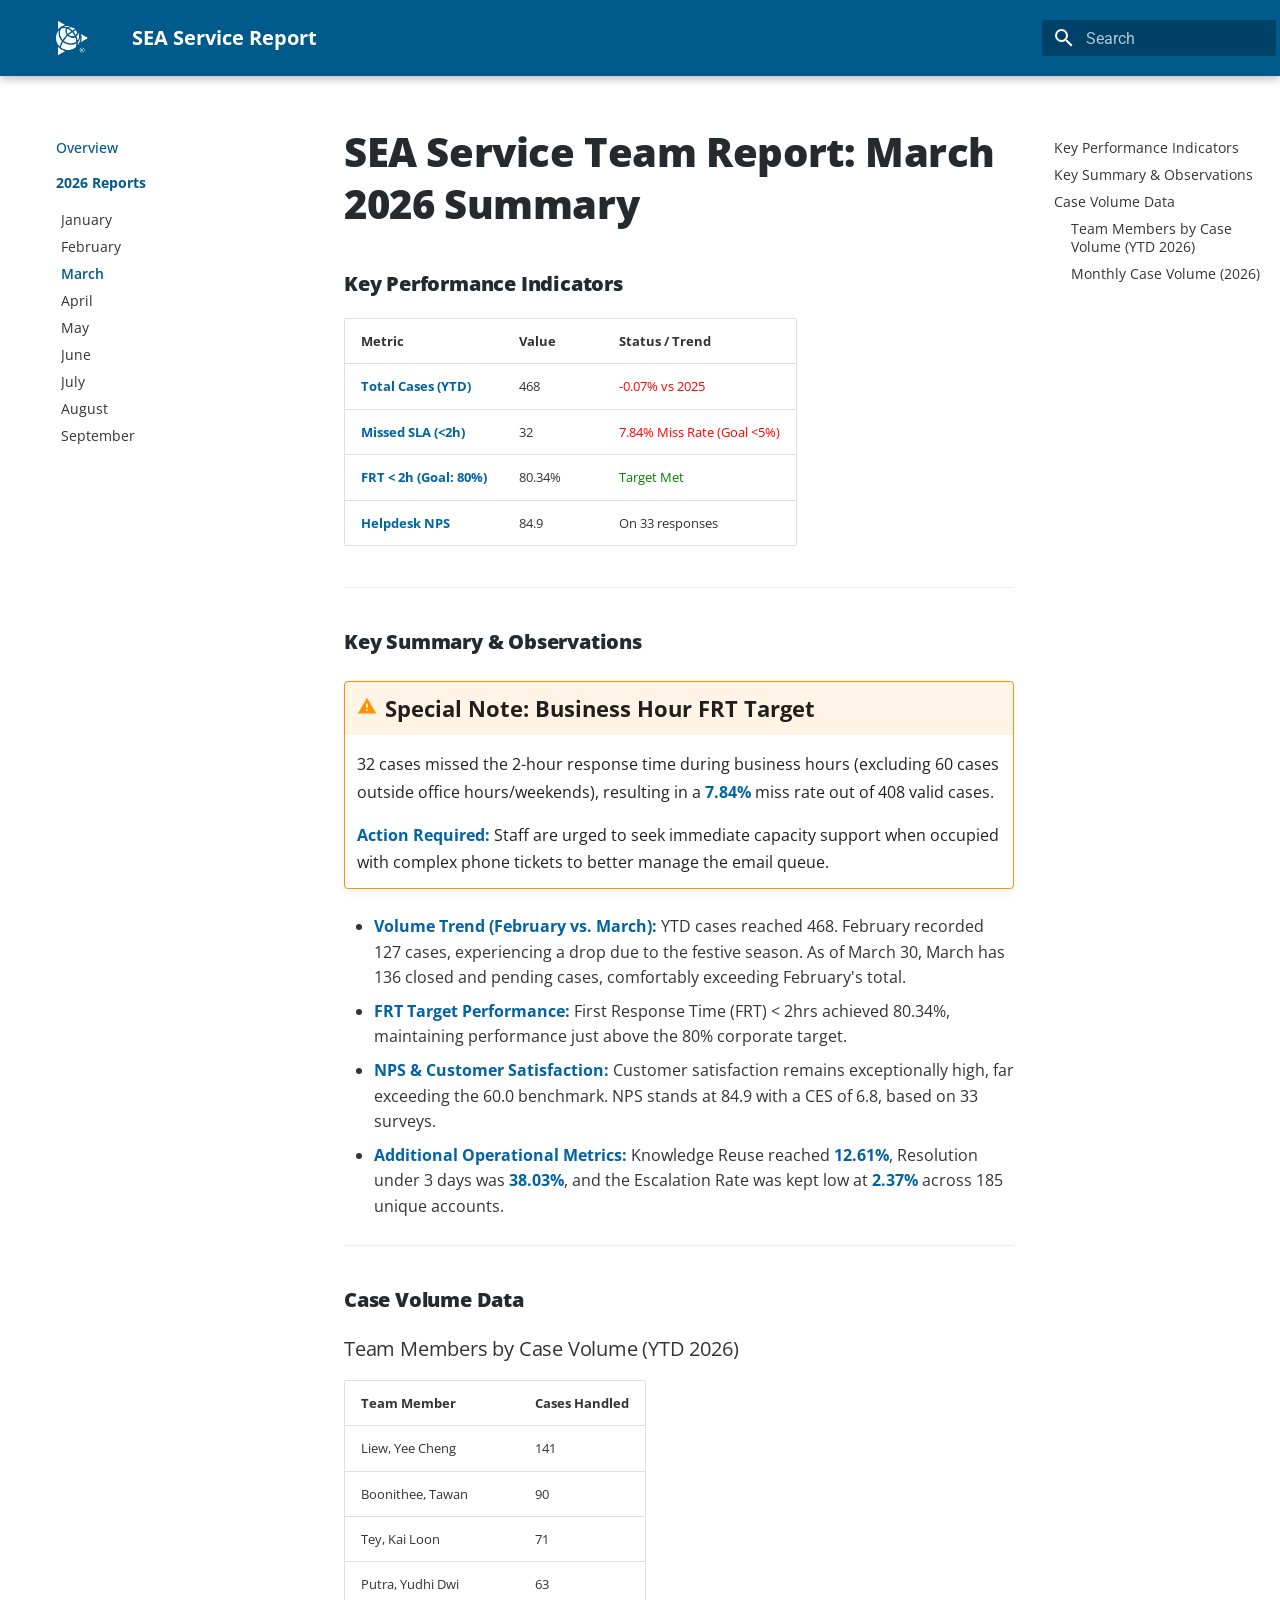
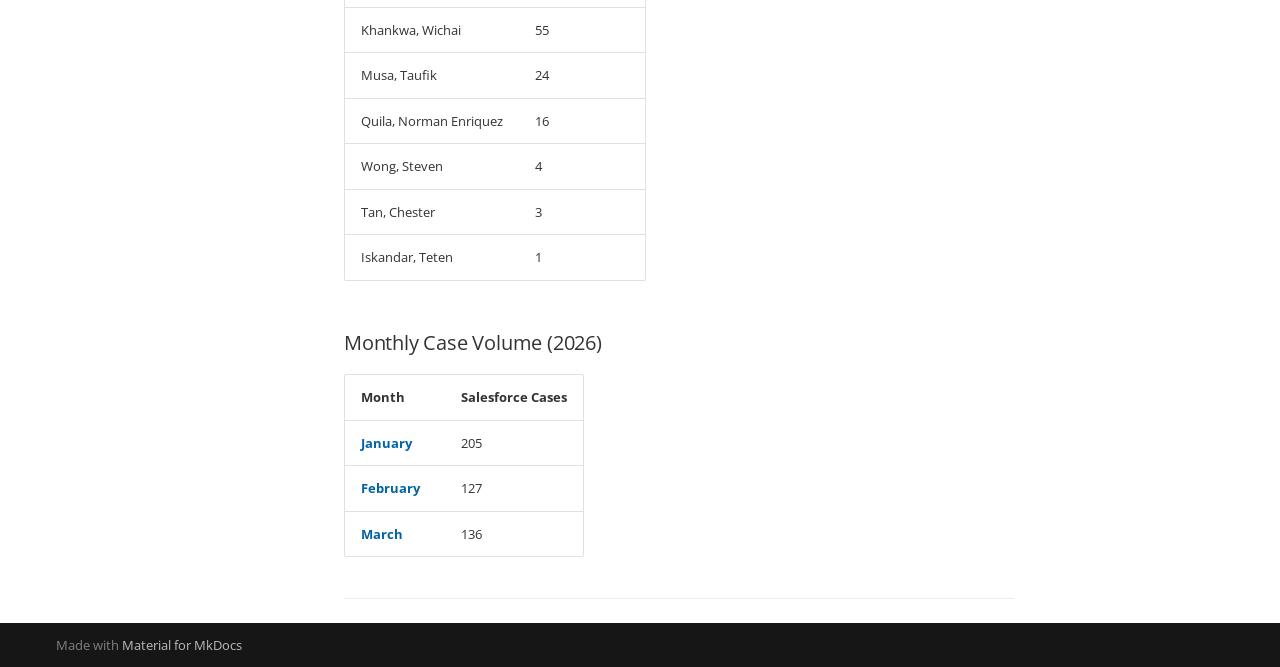
<file: 03-March/index.html>
<!doctype html>
<html lang="en" class="no-js">
  <head>
    
      <meta charset="utf-8">
      <meta name="viewport" content="width=device-width,initial-scale=1">
      
        <meta name="description" content="Support Team Report">
      
      
      
      
        <link rel="prev" href="../02-February/">
      
      
        <link rel="next" href="../04-April/">
      
      
        
      
      
      <link rel="icon" href="../assets/logo.png">
      <meta name="generator" content="mkdocs-1.6.1, mkdocs-material-9.7.7">
    
    
      
        <title>March - SEA Service Report</title>
      
    
    
      <link rel="stylesheet" href="../assets/stylesheets/main.ec1eaa64.min.css">
      
      


    
    
      
    
    
      
        
        
        <link rel="preconnect" href="https://fonts.gstatic.com" crossorigin>
        <link rel="stylesheet" href="https://fonts.googleapis.com/css?family=Roboto:300,300i,400,400i,700,700i%7CRoboto+Mono:400,400i,700,700i&display=fallback">
        <style>:root{--md-text-font:"Roboto";--md-code-font:"Roboto Mono"}</style>
      
    
    
      <link rel="stylesheet" href="../stylesheets/custom.css">
    
    <script>__md_scope=new URL("..",location),__md_hash=e=>[...e].reduce(((e,_)=>(e<<5)-e+_.charCodeAt(0)),0),__md_get=(e,_=localStorage,t=__md_scope)=>JSON.parse(_.getItem(t.pathname+"."+e)),__md_set=(e,_,t=localStorage,a=__md_scope)=>{try{t.setItem(a.pathname+"."+e,JSON.stringify(_))}catch(e){}}</script>
    
      

    
    
  </head>
  
  
    <body dir="ltr">
  
    
    <input class="md-toggle" data-md-toggle="drawer" type="checkbox" id="__drawer" autocomplete="off">
    <input class="md-toggle" data-md-toggle="search" type="checkbox" id="__search" autocomplete="off">
    <label class="md-overlay" for="__drawer"></label>
    <div data-md-component="skip">
      
        
        <a href="#sea-service-team-report-march-2026-summary" class="md-skip">
          Skip to content
        </a>
      
    </div>
    <div data-md-component="announce">
      
    </div>
    
    
      

  

<header class="md-header md-header--shadow" data-md-component="header">
  <nav class="md-header__inner md-grid" aria-label="Header">
    <a href=".." title="SEA Service Report" class="md-header__button md-logo" aria-label="SEA Service Report" data-md-component="logo">
      
  <img src="../assets/logo.png" alt="logo">

    </a>
    <label class="md-header__button md-icon" for="__drawer">
      
      <svg xmlns="http://www.w3.org/2000/svg" viewBox="0 0 24 24"><path d="M3 6h18v2H3zm0 5h18v2H3zm0 5h18v2H3z"/></svg>
    </label>
    <div class="md-header__title" data-md-component="header-title">
      <div class="md-header__ellipsis">
        <div class="md-header__topic">
          <span class="md-ellipsis">
            SEA Service Report
          </span>
        </div>
        <div class="md-header__topic" data-md-component="header-topic">
          <span class="md-ellipsis">
            
              March
            
          </span>
        </div>
      </div>
    </div>
    
    
      <script>var palette=__md_get("__palette");if(palette&&palette.color){if("(prefers-color-scheme)"===palette.color.media){var media=matchMedia("(prefers-color-scheme: light)"),input=document.querySelector(media.matches?"[data-md-color-media='(prefers-color-scheme: light)']":"[data-md-color-media='(prefers-color-scheme: dark)']");palette.color.media=input.getAttribute("data-md-color-media"),palette.color.scheme=input.getAttribute("data-md-color-scheme"),palette.color.primary=input.getAttribute("data-md-color-primary"),palette.color.accent=input.getAttribute("data-md-color-accent")}for(var[key,value]of Object.entries(palette.color))document.body.setAttribute("data-md-color-"+key,value)}</script>
    
    
    
      
      
        <label class="md-header__button md-icon" for="__search">
          
          <svg xmlns="http://www.w3.org/2000/svg" viewBox="0 0 24 24"><path d="M9.5 3A6.5 6.5 0 0 1 16 9.5c0 1.61-.59 3.09-1.56 4.23l.27.27h.79l5 5-1.5 1.5-5-5v-.79l-.27-.27A6.52 6.52 0 0 1 9.5 16 6.5 6.5 0 0 1 3 9.5 6.5 6.5 0 0 1 9.5 3m0 2C7 5 5 7 5 9.5S7 14 9.5 14 14 12 14 9.5 12 5 9.5 5"/></svg>
        </label>
        <div class="md-search" data-md-component="search" role="dialog">
  <label class="md-search__overlay" for="__search"></label>
  <div class="md-search__inner" role="search">
    <form class="md-search__form" name="search">
      <input type="text" class="md-search__input" name="query" aria-label="Search" placeholder="Search" autocapitalize="off" autocorrect="off" autocomplete="off" spellcheck="false" data-md-component="search-query" required>
      <label class="md-search__icon md-icon" for="__search">
        
        <svg xmlns="http://www.w3.org/2000/svg" viewBox="0 0 24 24"><path d="M9.5 3A6.5 6.5 0 0 1 16 9.5c0 1.61-.59 3.09-1.56 4.23l.27.27h.79l5 5-1.5 1.5-5-5v-.79l-.27-.27A6.52 6.52 0 0 1 9.5 16 6.5 6.5 0 0 1 3 9.5 6.5 6.5 0 0 1 9.5 3m0 2C7 5 5 7 5 9.5S7 14 9.5 14 14 12 14 9.5 12 5 9.5 5"/></svg>
        
        <svg xmlns="http://www.w3.org/2000/svg" viewBox="0 0 24 24"><path d="M20 11v2H8l5.5 5.5-1.42 1.42L4.16 12l7.92-7.92L13.5 5.5 8 11z"/></svg>
      </label>
      <nav class="md-search__options" aria-label="Search">
        
        <button type="reset" class="md-search__icon md-icon" title="Clear" aria-label="Clear" tabindex="-1">
          
          <svg xmlns="http://www.w3.org/2000/svg" viewBox="0 0 24 24"><path d="M19 6.41 17.59 5 12 10.59 6.41 5 5 6.41 10.59 12 5 17.59 6.41 19 12 13.41 17.59 19 19 17.59 13.41 12z"/></svg>
        </button>
      </nav>
      
        <div class="md-search__suggest" data-md-component="search-suggest"></div>
      
    </form>
    <div class="md-search__output">
      <div class="md-search__scrollwrap" tabindex="0" data-md-scrollfix>
        <div class="md-search-result" data-md-component="search-result">
          <div class="md-search-result__meta">
            Initializing search
          </div>
          <ol class="md-search-result__list" role="presentation"></ol>
        </div>
      </div>
    </div>
  </div>
</div>
      
    
    
  </nav>
  
</header>
    
    <div class="md-container" data-md-component="container">
      
      
        
          
        
      
      <main class="md-main" data-md-component="main">
        <div class="md-main__inner md-grid">
          
            
              
              <div class="md-sidebar md-sidebar--primary" data-md-component="sidebar" data-md-type="navigation" >
                <div class="md-sidebar__scrollwrap">
                  <div class="md-sidebar__inner">
                    



<nav class="md-nav md-nav--primary" aria-label="Navigation" data-md-level="0">
  <label class="md-nav__title" for="__drawer">
    <a href=".." title="SEA Service Report" class="md-nav__button md-logo" aria-label="SEA Service Report" data-md-component="logo">
      
  <img src="../assets/logo.png" alt="logo">

    </a>
    SEA Service Report
  </label>
  
  <ul class="md-nav__list" data-md-scrollfix>
    
      
      
  
  
  
  
    <li class="md-nav__item">
      <a href=".." class="md-nav__link">
        
  
  
  <span class="md-ellipsis">
    
  
    Overview
  

    
  </span>
  
  

      </a>
    </li>
  

    
      
      
  
  
    
  
  
  
    
    
    
    
      
        
        
      
    
    
    <li class="md-nav__item md-nav__item--active md-nav__item--section md-nav__item--nested">
      
        
        
        <input class="md-nav__toggle md-toggle " type="checkbox" id="__nav_2" checked>
        
          
          <label class="md-nav__link" for="__nav_2" id="__nav_2_label" tabindex="">
            
  
  
  <span class="md-ellipsis">
    
  
    2026 Reports
  

    
  </span>
  
  

            <span class="md-nav__icon md-icon"></span>
          </label>
        
        <nav class="md-nav" data-md-level="1" aria-labelledby="__nav_2_label" aria-expanded="true">
          <label class="md-nav__title" for="__nav_2">
            <span class="md-nav__icon md-icon"></span>
            
  
    2026 Reports
  

          </label>
          <ul class="md-nav__list" data-md-scrollfix>
            
              
                
  
  
  
  
    <li class="md-nav__item">
      <a href="../01-January/" class="md-nav__link">
        
  
  
  <span class="md-ellipsis">
    
  
    January
  

    
  </span>
  
  

      </a>
    </li>
  

              
            
              
                
  
  
  
  
    <li class="md-nav__item">
      <a href="../02-February/" class="md-nav__link">
        
  
  
  <span class="md-ellipsis">
    
  
    February
  

    
  </span>
  
  

      </a>
    </li>
  

              
            
              
                
  
  
    
  
  
  
    <li class="md-nav__item md-nav__item--active">
      
      <input class="md-nav__toggle md-toggle" type="checkbox" id="__toc">
      
      
        
      
      
        <label class="md-nav__link md-nav__link--active" for="__toc">
          
  
  
  <span class="md-ellipsis">
    
  
    March
  

    
  </span>
  
  

          <span class="md-nav__icon md-icon"></span>
        </label>
      
      <a href="./" class="md-nav__link md-nav__link--active">
        
  
  
  <span class="md-ellipsis">
    
  
    March
  

    
  </span>
  
  

      </a>
      
        

<nav class="md-nav md-nav--secondary" aria-label="Table of contents">
  
  
  
    
  
  
    <label class="md-nav__title" for="__toc">
      <span class="md-nav__icon md-icon"></span>
      Table of contents
    </label>
    <ul class="md-nav__list" data-md-component="toc" data-md-scrollfix>
      
        <li class="md-nav__item">
  <a href="#key-performance-indicators" class="md-nav__link">
    <span class="md-ellipsis">
      
        Key Performance Indicators
      
    </span>
  </a>
  
</li>
      
        <li class="md-nav__item">
  <a href="#key-summary-observations" class="md-nav__link">
    <span class="md-ellipsis">
      
        Key Summary &amp; Observations
      
    </span>
  </a>
  
</li>
      
        <li class="md-nav__item">
  <a href="#case-volume-data" class="md-nav__link">
    <span class="md-ellipsis">
      
        Case Volume Data
      
    </span>
  </a>
  
    <nav class="md-nav" aria-label="Case Volume Data">
      <ul class="md-nav__list">
        
          <li class="md-nav__item">
  <a href="#team-members-by-case-volume-ytd-2026" class="md-nav__link">
    <span class="md-ellipsis">
      
        Team Members by Case Volume (YTD 2026)
      
    </span>
  </a>
  
</li>
        
          <li class="md-nav__item">
  <a href="#monthly-case-volume-2026" class="md-nav__link">
    <span class="md-ellipsis">
      
        Monthly Case Volume (2026)
      
    </span>
  </a>
  
</li>
        
      </ul>
    </nav>
  
</li>
      
    </ul>
  
</nav>
      
    </li>
  

              
            
              
                
  
  
  
  
    <li class="md-nav__item">
      <a href="../04-April/" class="md-nav__link">
        
  
  
  <span class="md-ellipsis">
    
  
    April
  

    
  </span>
  
  

      </a>
    </li>
  

              
            
              
                
  
  
  
  
    <li class="md-nav__item">
      <a href="../05-May/" class="md-nav__link">
        
  
  
  <span class="md-ellipsis">
    
  
    May
  

    
  </span>
  
  

      </a>
    </li>
  

              
            
              
                
  
  
  
  
    <li class="md-nav__item">
      <a href="../06-June/" class="md-nav__link">
        
  
  
  <span class="md-ellipsis">
    
  
    June
  

    
  </span>
  
  

      </a>
    </li>
  

              
            
              
                
  
  
  
  
    <li class="md-nav__item">
      <a href="../07-July/" class="md-nav__link">
        
  
  
  <span class="md-ellipsis">
    
  
    July
  

    
  </span>
  
  

      </a>
    </li>
  

              
            
              
                
  
  
  
  
    <li class="md-nav__item">
      <a href="../08-August/" class="md-nav__link">
        
  
  
  <span class="md-ellipsis">
    
  
    August
  

    
  </span>
  
  

      </a>
    </li>
  

              
            
              
                
  
  
  
  
    <li class="md-nav__item">
      <a href="../09-September/" class="md-nav__link">
        
  
  
  <span class="md-ellipsis">
    
  
    September
  

    
  </span>
  
  

      </a>
    </li>
  

              
            
          </ul>
        </nav>
      
    </li>
  

    
  </ul>
</nav>
                  </div>
                </div>
              </div>
            
            
              
              <div class="md-sidebar md-sidebar--secondary" data-md-component="sidebar" data-md-type="toc" >
                <div class="md-sidebar__scrollwrap">
                  <div class="md-sidebar__inner">
                    

<nav class="md-nav md-nav--secondary" aria-label="Table of contents">
  
  
  
    
  
  
    <label class="md-nav__title" for="__toc">
      <span class="md-nav__icon md-icon"></span>
      Table of contents
    </label>
    <ul class="md-nav__list" data-md-component="toc" data-md-scrollfix>
      
        <li class="md-nav__item">
  <a href="#key-performance-indicators" class="md-nav__link">
    <span class="md-ellipsis">
      
        Key Performance Indicators
      
    </span>
  </a>
  
</li>
      
        <li class="md-nav__item">
  <a href="#key-summary-observations" class="md-nav__link">
    <span class="md-ellipsis">
      
        Key Summary &amp; Observations
      
    </span>
  </a>
  
</li>
      
        <li class="md-nav__item">
  <a href="#case-volume-data" class="md-nav__link">
    <span class="md-ellipsis">
      
        Case Volume Data
      
    </span>
  </a>
  
    <nav class="md-nav" aria-label="Case Volume Data">
      <ul class="md-nav__list">
        
          <li class="md-nav__item">
  <a href="#team-members-by-case-volume-ytd-2026" class="md-nav__link">
    <span class="md-ellipsis">
      
        Team Members by Case Volume (YTD 2026)
      
    </span>
  </a>
  
</li>
        
          <li class="md-nav__item">
  <a href="#monthly-case-volume-2026" class="md-nav__link">
    <span class="md-ellipsis">
      
        Monthly Case Volume (2026)
      
    </span>
  </a>
  
</li>
        
      </ul>
    </nav>
  
</li>
      
    </ul>
  
</nav>
                  </div>
                </div>
              </div>
            
          
          
            <div class="md-content" data-md-component="content">
              
              <article class="md-content__inner md-typeset">
                
                  



<h1 id="sea-service-team-report-march-2026-summary">SEA Service Team Report: March 2026 Summary</h1>
<h2 id="key-performance-indicators">Key Performance Indicators</h2>
<table>
<thead>
<tr>
<th style="text-align: left;">Metric</th>
<th style="text-align: left;">Value</th>
<th style="text-align: left;">Status / Trend</th>
</tr>
</thead>
<tbody>
<tr>
<td style="text-align: left;"><strong>Total Cases (YTD)</strong></td>
<td style="text-align: left;">468</td>
<td style="text-align: left;"><span style="color:red">-0.07% vs 2025</span></td>
</tr>
<tr>
<td style="text-align: left;"><strong>Missed SLA (&lt;2h)</strong></td>
<td style="text-align: left;">32</td>
<td style="text-align: left;"><span style="color:red">7.84% Miss Rate (Goal &lt;5%)</span></td>
</tr>
<tr>
<td style="text-align: left;"><strong>FRT &lt; 2h (Goal: 80%)</strong></td>
<td style="text-align: left;">80.34%</td>
<td style="text-align: left;"><span style="color:green">Target Met</span></td>
</tr>
<tr>
<td style="text-align: left;"><strong>Helpdesk NPS</strong></td>
<td style="text-align: left;">84.9</td>
<td style="text-align: left;">On 33 responses</td>
</tr>
</tbody>
</table>
<hr />
<h2 id="key-summary-observations">Key Summary &amp; Observations</h2>
<div class="admonition warning">
<p class="admonition-title">Special Note: Business Hour FRT Target</p>
<p>32 cases missed the 2-hour response time during business hours (excluding 60 cases outside office hours/weekends), resulting in a <strong>7.84%</strong> miss rate out of 408 valid cases. </p>
<p><strong>Action Required:</strong> Staff are urged to seek immediate capacity support when occupied with complex phone tickets to better manage the email queue.</p>
</div>
<ul>
<li><strong>Volume Trend (February vs. March):</strong> YTD cases reached 468. February recorded 127 cases, experiencing a drop due to the festive season. As of March 30, March has 136 closed and pending cases, comfortably exceeding February's total.</li>
<li><strong>FRT Target Performance:</strong> First Response Time (FRT) &lt; 2hrs achieved 80.34%, maintaining performance just above the 80% corporate target.</li>
<li><strong>NPS &amp; Customer Satisfaction:</strong> Customer satisfaction remains exceptionally high, far exceeding the 60.0 benchmark. NPS stands at 84.9 with a CES of 6.8, based on 33 surveys.</li>
<li><strong>Additional Operational Metrics:</strong> Knowledge Reuse reached <strong>12.61%</strong>, Resolution under 3 days was <strong>38.03%</strong>, and the Escalation Rate was kept low at <strong>2.37%</strong> across 185 unique accounts.</li>
</ul>
<hr />
<h2 id="case-volume-data">Case Volume Data</h2>
<h3 id="team-members-by-case-volume-ytd-2026">Team Members by Case Volume (YTD 2026)</h3>
<table>
<thead>
<tr>
<th style="text-align: left;">Team Member</th>
<th style="text-align: left;">Cases Handled</th>
</tr>
</thead>
<tbody>
<tr>
<td style="text-align: left;">Liew, Yee Cheng</td>
<td style="text-align: left;">141</td>
</tr>
<tr>
<td style="text-align: left;">Boonithee, Tawan</td>
<td style="text-align: left;">90</td>
</tr>
<tr>
<td style="text-align: left;">Tey, Kai Loon</td>
<td style="text-align: left;">71</td>
</tr>
<tr>
<td style="text-align: left;">Putra, Yudhi Dwi</td>
<td style="text-align: left;">63</td>
</tr>
<tr>
<td style="text-align: left;">Khankwa, Wichai</td>
<td style="text-align: left;">55</td>
</tr>
<tr>
<td style="text-align: left;">Musa, Taufik</td>
<td style="text-align: left;">24</td>
</tr>
<tr>
<td style="text-align: left;">Quila, Norman Enriquez</td>
<td style="text-align: left;">16</td>
</tr>
<tr>
<td style="text-align: left;">Wong, Steven</td>
<td style="text-align: left;">4</td>
</tr>
<tr>
<td style="text-align: left;">Tan, Chester</td>
<td style="text-align: left;">3</td>
</tr>
<tr>
<td style="text-align: left;">Iskandar, Teten</td>
<td style="text-align: left;">1</td>
</tr>
</tbody>
</table>
<h3 id="monthly-case-volume-2026">Monthly Case Volume (2026)</h3>
<table>
<thead>
<tr>
<th style="text-align: left;">Month</th>
<th style="text-align: left;">Salesforce Cases</th>
</tr>
</thead>
<tbody>
<tr>
<td style="text-align: left;"><strong>January</strong></td>
<td style="text-align: left;">205</td>
</tr>
<tr>
<td style="text-align: left;"><strong>February</strong></td>
<td style="text-align: left;">127</td>
</tr>
<tr>
<td style="text-align: left;"><strong>March</strong></td>
<td style="text-align: left;">136</td>
</tr>
</tbody>
</table>
<hr />







  
  






                
              </article>
            </div>
          
          
<script>var target=document.getElementById(location.hash.slice(1));target&&target.name&&(target.checked=target.name.startsWith("__tabbed_"))</script>
        </div>
        
      </main>
      
        <footer class="md-footer">
  
  <div class="md-footer-meta md-typeset">
    <div class="md-footer-meta__inner md-grid">
      <div class="md-copyright">
  
  
    Made with
    <a href="https://squidfunk.github.io/mkdocs-material/" target="_blank" rel="noopener">
      Material for MkDocs
    </a>
  
</div>
      
    </div>
  </div>
</footer>
      
    </div>
    <div class="md-dialog" data-md-component="dialog">
      <div class="md-dialog__inner md-typeset"></div>
    </div>
    
    
    
      
      
      <script id="__config" type="application/json">{"annotate": null, "base": "..", "features": ["navigation.sections", "navigation.expand", "search.suggest", "search.highlight", "content.code.copy"], "search": "../assets/javascripts/workers/search.2c215733.min.js", "tags": null, "translations": {"clipboard.copied": "Copied to clipboard", "clipboard.copy": "Copy to clipboard", "search.result.more.one": "1 more on this page", "search.result.more.other": "# more on this page", "search.result.none": "No matching documents", "search.result.one": "1 matching document", "search.result.other": "# matching documents", "search.result.placeholder": "Type to start searching", "search.result.term.missing": "Missing", "select.version": "Select version"}, "version": null}</script>
    
    
      <script src="../assets/javascripts/bundle.d7400e89.min.js"></script>
      
        <script src="../javascripts/extra.js"></script>
      
    
  </body>
</html>
</file>
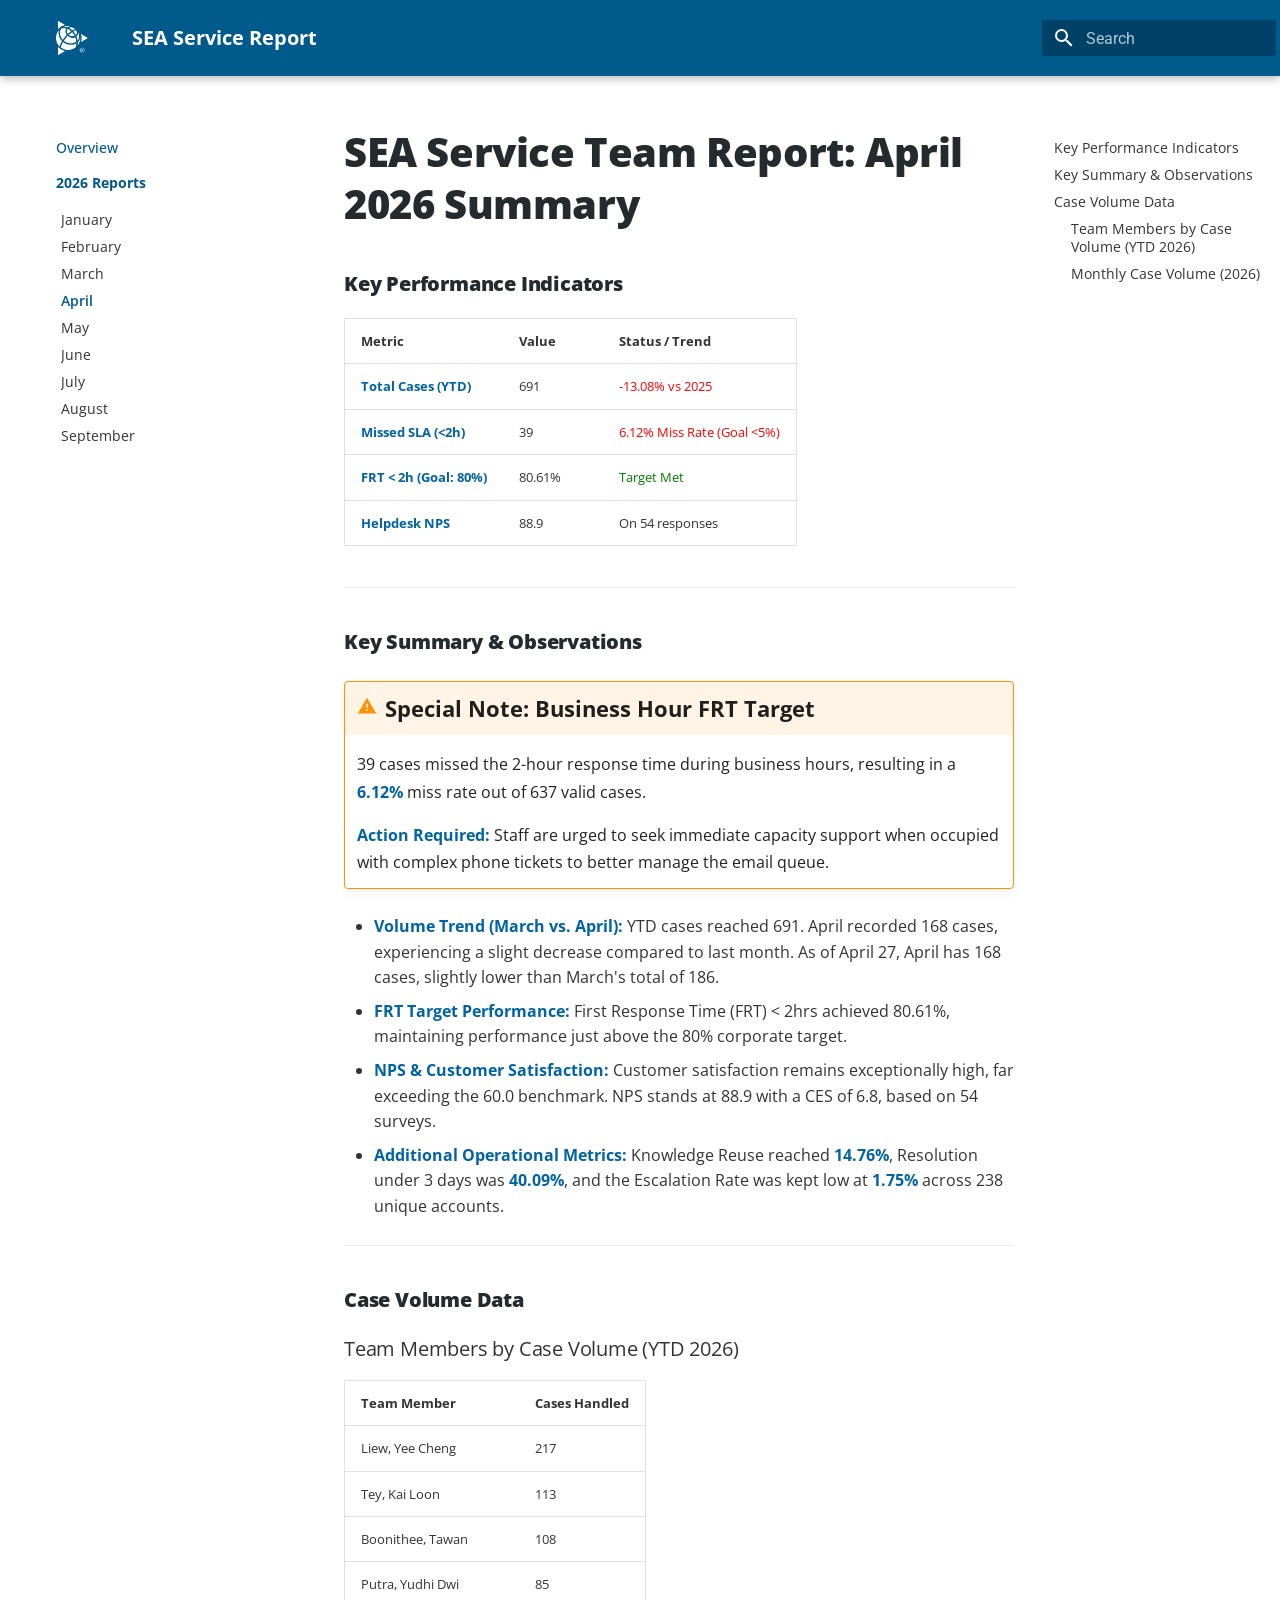
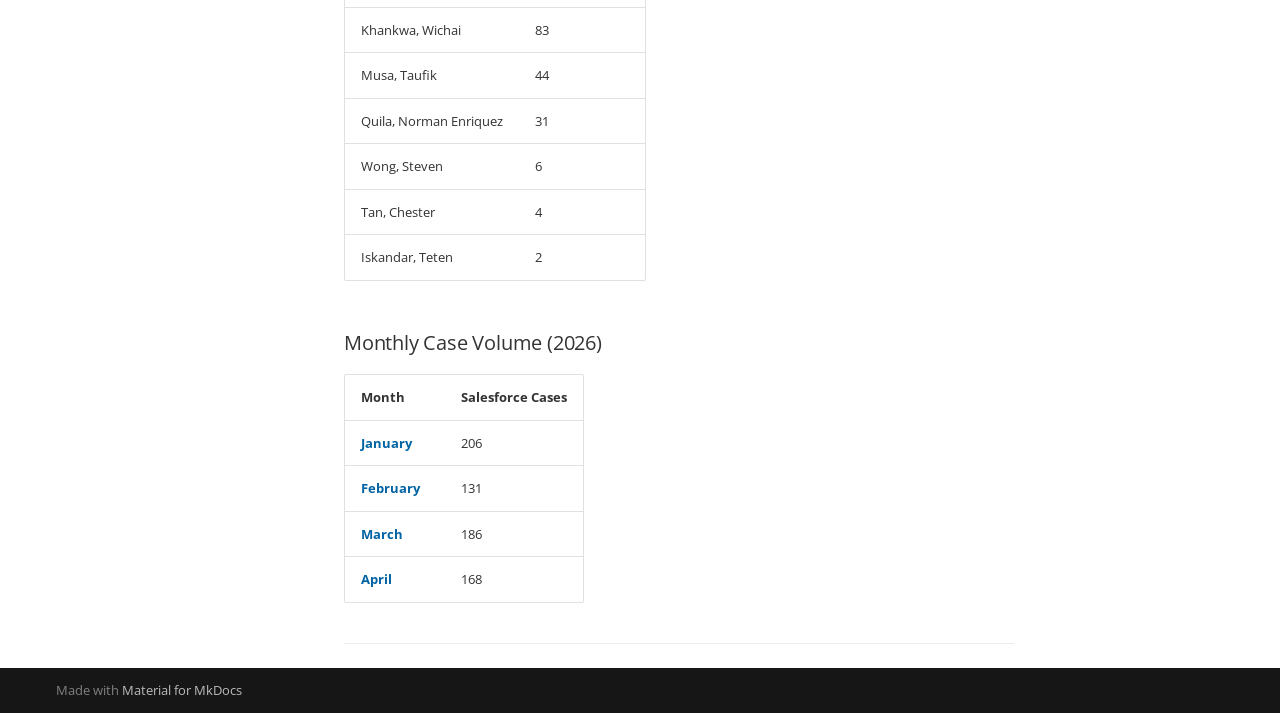
<file: 04-April/index.html>
<!doctype html>
<html lang="en" class="no-js">
  <head>
    
      <meta charset="utf-8">
      <meta name="viewport" content="width=device-width,initial-scale=1">
      
        <meta name="description" content="Support Team Report">
      
      
      
      
        <link rel="prev" href="../03-March/">
      
      
        <link rel="next" href="../05-May/">
      
      
        
      
      
      <link rel="icon" href="../assets/logo.png">
      <meta name="generator" content="mkdocs-1.6.1, mkdocs-material-9.7.7">
    
    
      
        <title>April - SEA Service Report</title>
      
    
    
      <link rel="stylesheet" href="../assets/stylesheets/main.ec1eaa64.min.css">
      
      


    
    
      
    
    
      
        
        
        <link rel="preconnect" href="https://fonts.gstatic.com" crossorigin>
        <link rel="stylesheet" href="https://fonts.googleapis.com/css?family=Roboto:300,300i,400,400i,700,700i%7CRoboto+Mono:400,400i,700,700i&display=fallback">
        <style>:root{--md-text-font:"Roboto";--md-code-font:"Roboto Mono"}</style>
      
    
    
      <link rel="stylesheet" href="../stylesheets/custom.css">
    
    <script>__md_scope=new URL("..",location),__md_hash=e=>[...e].reduce(((e,_)=>(e<<5)-e+_.charCodeAt(0)),0),__md_get=(e,_=localStorage,t=__md_scope)=>JSON.parse(_.getItem(t.pathname+"."+e)),__md_set=(e,_,t=localStorage,a=__md_scope)=>{try{t.setItem(a.pathname+"."+e,JSON.stringify(_))}catch(e){}}</script>
    
      

    
    
  </head>
  
  
    <body dir="ltr">
  
    
    <input class="md-toggle" data-md-toggle="drawer" type="checkbox" id="__drawer" autocomplete="off">
    <input class="md-toggle" data-md-toggle="search" type="checkbox" id="__search" autocomplete="off">
    <label class="md-overlay" for="__drawer"></label>
    <div data-md-component="skip">
      
        
        <a href="#sea-service-team-report-april-2026-summary" class="md-skip">
          Skip to content
        </a>
      
    </div>
    <div data-md-component="announce">
      
    </div>
    
    
      

  

<header class="md-header md-header--shadow" data-md-component="header">
  <nav class="md-header__inner md-grid" aria-label="Header">
    <a href=".." title="SEA Service Report" class="md-header__button md-logo" aria-label="SEA Service Report" data-md-component="logo">
      
  <img src="../assets/logo.png" alt="logo">

    </a>
    <label class="md-header__button md-icon" for="__drawer">
      
      <svg xmlns="http://www.w3.org/2000/svg" viewBox="0 0 24 24"><path d="M3 6h18v2H3zm0 5h18v2H3zm0 5h18v2H3z"/></svg>
    </label>
    <div class="md-header__title" data-md-component="header-title">
      <div class="md-header__ellipsis">
        <div class="md-header__topic">
          <span class="md-ellipsis">
            SEA Service Report
          </span>
        </div>
        <div class="md-header__topic" data-md-component="header-topic">
          <span class="md-ellipsis">
            
              April
            
          </span>
        </div>
      </div>
    </div>
    
    
      <script>var palette=__md_get("__palette");if(palette&&palette.color){if("(prefers-color-scheme)"===palette.color.media){var media=matchMedia("(prefers-color-scheme: light)"),input=document.querySelector(media.matches?"[data-md-color-media='(prefers-color-scheme: light)']":"[data-md-color-media='(prefers-color-scheme: dark)']");palette.color.media=input.getAttribute("data-md-color-media"),palette.color.scheme=input.getAttribute("data-md-color-scheme"),palette.color.primary=input.getAttribute("data-md-color-primary"),palette.color.accent=input.getAttribute("data-md-color-accent")}for(var[key,value]of Object.entries(palette.color))document.body.setAttribute("data-md-color-"+key,value)}</script>
    
    
    
      
      
        <label class="md-header__button md-icon" for="__search">
          
          <svg xmlns="http://www.w3.org/2000/svg" viewBox="0 0 24 24"><path d="M9.5 3A6.5 6.5 0 0 1 16 9.5c0 1.61-.59 3.09-1.56 4.23l.27.27h.79l5 5-1.5 1.5-5-5v-.79l-.27-.27A6.52 6.52 0 0 1 9.5 16 6.5 6.5 0 0 1 3 9.5 6.5 6.5 0 0 1 9.5 3m0 2C7 5 5 7 5 9.5S7 14 9.5 14 14 12 14 9.5 12 5 9.5 5"/></svg>
        </label>
        <div class="md-search" data-md-component="search" role="dialog">
  <label class="md-search__overlay" for="__search"></label>
  <div class="md-search__inner" role="search">
    <form class="md-search__form" name="search">
      <input type="text" class="md-search__input" name="query" aria-label="Search" placeholder="Search" autocapitalize="off" autocorrect="off" autocomplete="off" spellcheck="false" data-md-component="search-query" required>
      <label class="md-search__icon md-icon" for="__search">
        
        <svg xmlns="http://www.w3.org/2000/svg" viewBox="0 0 24 24"><path d="M9.5 3A6.5 6.5 0 0 1 16 9.5c0 1.61-.59 3.09-1.56 4.23l.27.27h.79l5 5-1.5 1.5-5-5v-.79l-.27-.27A6.52 6.52 0 0 1 9.5 16 6.5 6.5 0 0 1 3 9.5 6.5 6.5 0 0 1 9.5 3m0 2C7 5 5 7 5 9.5S7 14 9.5 14 14 12 14 9.5 12 5 9.5 5"/></svg>
        
        <svg xmlns="http://www.w3.org/2000/svg" viewBox="0 0 24 24"><path d="M20 11v2H8l5.5 5.5-1.42 1.42L4.16 12l7.92-7.92L13.5 5.5 8 11z"/></svg>
      </label>
      <nav class="md-search__options" aria-label="Search">
        
        <button type="reset" class="md-search__icon md-icon" title="Clear" aria-label="Clear" tabindex="-1">
          
          <svg xmlns="http://www.w3.org/2000/svg" viewBox="0 0 24 24"><path d="M19 6.41 17.59 5 12 10.59 6.41 5 5 6.41 10.59 12 5 17.59 6.41 19 12 13.41 17.59 19 19 17.59 13.41 12z"/></svg>
        </button>
      </nav>
      
        <div class="md-search__suggest" data-md-component="search-suggest"></div>
      
    </form>
    <div class="md-search__output">
      <div class="md-search__scrollwrap" tabindex="0" data-md-scrollfix>
        <div class="md-search-result" data-md-component="search-result">
          <div class="md-search-result__meta">
            Initializing search
          </div>
          <ol class="md-search-result__list" role="presentation"></ol>
        </div>
      </div>
    </div>
  </div>
</div>
      
    
    
  </nav>
  
</header>
    
    <div class="md-container" data-md-component="container">
      
      
        
          
        
      
      <main class="md-main" data-md-component="main">
        <div class="md-main__inner md-grid">
          
            
              
              <div class="md-sidebar md-sidebar--primary" data-md-component="sidebar" data-md-type="navigation" >
                <div class="md-sidebar__scrollwrap">
                  <div class="md-sidebar__inner">
                    



<nav class="md-nav md-nav--primary" aria-label="Navigation" data-md-level="0">
  <label class="md-nav__title" for="__drawer">
    <a href=".." title="SEA Service Report" class="md-nav__button md-logo" aria-label="SEA Service Report" data-md-component="logo">
      
  <img src="../assets/logo.png" alt="logo">

    </a>
    SEA Service Report
  </label>
  
  <ul class="md-nav__list" data-md-scrollfix>
    
      
      
  
  
  
  
    <li class="md-nav__item">
      <a href=".." class="md-nav__link">
        
  
  
  <span class="md-ellipsis">
    
  
    Overview
  

    
  </span>
  
  

      </a>
    </li>
  

    
      
      
  
  
    
  
  
  
    
    
    
    
      
        
        
      
    
    
    <li class="md-nav__item md-nav__item--active md-nav__item--section md-nav__item--nested">
      
        
        
        <input class="md-nav__toggle md-toggle " type="checkbox" id="__nav_2" checked>
        
          
          <label class="md-nav__link" for="__nav_2" id="__nav_2_label" tabindex="">
            
  
  
  <span class="md-ellipsis">
    
  
    2026 Reports
  

    
  </span>
  
  

            <span class="md-nav__icon md-icon"></span>
          </label>
        
        <nav class="md-nav" data-md-level="1" aria-labelledby="__nav_2_label" aria-expanded="true">
          <label class="md-nav__title" for="__nav_2">
            <span class="md-nav__icon md-icon"></span>
            
  
    2026 Reports
  

          </label>
          <ul class="md-nav__list" data-md-scrollfix>
            
              
                
  
  
  
  
    <li class="md-nav__item">
      <a href="../01-January/" class="md-nav__link">
        
  
  
  <span class="md-ellipsis">
    
  
    January
  

    
  </span>
  
  

      </a>
    </li>
  

              
            
              
                
  
  
  
  
    <li class="md-nav__item">
      <a href="../02-February/" class="md-nav__link">
        
  
  
  <span class="md-ellipsis">
    
  
    February
  

    
  </span>
  
  

      </a>
    </li>
  

              
            
              
                
  
  
  
  
    <li class="md-nav__item">
      <a href="../03-March/" class="md-nav__link">
        
  
  
  <span class="md-ellipsis">
    
  
    March
  

    
  </span>
  
  

      </a>
    </li>
  

              
            
              
                
  
  
    
  
  
  
    <li class="md-nav__item md-nav__item--active">
      
      <input class="md-nav__toggle md-toggle" type="checkbox" id="__toc">
      
      
        
      
      
        <label class="md-nav__link md-nav__link--active" for="__toc">
          
  
  
  <span class="md-ellipsis">
    
  
    April
  

    
  </span>
  
  

          <span class="md-nav__icon md-icon"></span>
        </label>
      
      <a href="./" class="md-nav__link md-nav__link--active">
        
  
  
  <span class="md-ellipsis">
    
  
    April
  

    
  </span>
  
  

      </a>
      
        

<nav class="md-nav md-nav--secondary" aria-label="Table of contents">
  
  
  
    
  
  
    <label class="md-nav__title" for="__toc">
      <span class="md-nav__icon md-icon"></span>
      Table of contents
    </label>
    <ul class="md-nav__list" data-md-component="toc" data-md-scrollfix>
      
        <li class="md-nav__item">
  <a href="#key-performance-indicators" class="md-nav__link">
    <span class="md-ellipsis">
      
        Key Performance Indicators
      
    </span>
  </a>
  
</li>
      
        <li class="md-nav__item">
  <a href="#key-summary-observations" class="md-nav__link">
    <span class="md-ellipsis">
      
        Key Summary &amp; Observations
      
    </span>
  </a>
  
</li>
      
        <li class="md-nav__item">
  <a href="#case-volume-data" class="md-nav__link">
    <span class="md-ellipsis">
      
        Case Volume Data
      
    </span>
  </a>
  
    <nav class="md-nav" aria-label="Case Volume Data">
      <ul class="md-nav__list">
        
          <li class="md-nav__item">
  <a href="#team-members-by-case-volume-ytd-2026" class="md-nav__link">
    <span class="md-ellipsis">
      
        Team Members by Case Volume (YTD 2026)
      
    </span>
  </a>
  
</li>
        
          <li class="md-nav__item">
  <a href="#monthly-case-volume-2026" class="md-nav__link">
    <span class="md-ellipsis">
      
        Monthly Case Volume (2026)
      
    </span>
  </a>
  
</li>
        
      </ul>
    </nav>
  
</li>
      
    </ul>
  
</nav>
      
    </li>
  

              
            
              
                
  
  
  
  
    <li class="md-nav__item">
      <a href="../05-May/" class="md-nav__link">
        
  
  
  <span class="md-ellipsis">
    
  
    May
  

    
  </span>
  
  

      </a>
    </li>
  

              
            
              
                
  
  
  
  
    <li class="md-nav__item">
      <a href="../06-June/" class="md-nav__link">
        
  
  
  <span class="md-ellipsis">
    
  
    June
  

    
  </span>
  
  

      </a>
    </li>
  

              
            
              
                
  
  
  
  
    <li class="md-nav__item">
      <a href="../07-July/" class="md-nav__link">
        
  
  
  <span class="md-ellipsis">
    
  
    July
  

    
  </span>
  
  

      </a>
    </li>
  

              
            
              
                
  
  
  
  
    <li class="md-nav__item">
      <a href="../08-August/" class="md-nav__link">
        
  
  
  <span class="md-ellipsis">
    
  
    August
  

    
  </span>
  
  

      </a>
    </li>
  

              
            
              
                
  
  
  
  
    <li class="md-nav__item">
      <a href="../09-September/" class="md-nav__link">
        
  
  
  <span class="md-ellipsis">
    
  
    September
  

    
  </span>
  
  

      </a>
    </li>
  

              
            
          </ul>
        </nav>
      
    </li>
  

    
  </ul>
</nav>
                  </div>
                </div>
              </div>
            
            
              
              <div class="md-sidebar md-sidebar--secondary" data-md-component="sidebar" data-md-type="toc" >
                <div class="md-sidebar__scrollwrap">
                  <div class="md-sidebar__inner">
                    

<nav class="md-nav md-nav--secondary" aria-label="Table of contents">
  
  
  
    
  
  
    <label class="md-nav__title" for="__toc">
      <span class="md-nav__icon md-icon"></span>
      Table of contents
    </label>
    <ul class="md-nav__list" data-md-component="toc" data-md-scrollfix>
      
        <li class="md-nav__item">
  <a href="#key-performance-indicators" class="md-nav__link">
    <span class="md-ellipsis">
      
        Key Performance Indicators
      
    </span>
  </a>
  
</li>
      
        <li class="md-nav__item">
  <a href="#key-summary-observations" class="md-nav__link">
    <span class="md-ellipsis">
      
        Key Summary &amp; Observations
      
    </span>
  </a>
  
</li>
      
        <li class="md-nav__item">
  <a href="#case-volume-data" class="md-nav__link">
    <span class="md-ellipsis">
      
        Case Volume Data
      
    </span>
  </a>
  
    <nav class="md-nav" aria-label="Case Volume Data">
      <ul class="md-nav__list">
        
          <li class="md-nav__item">
  <a href="#team-members-by-case-volume-ytd-2026" class="md-nav__link">
    <span class="md-ellipsis">
      
        Team Members by Case Volume (YTD 2026)
      
    </span>
  </a>
  
</li>
        
          <li class="md-nav__item">
  <a href="#monthly-case-volume-2026" class="md-nav__link">
    <span class="md-ellipsis">
      
        Monthly Case Volume (2026)
      
    </span>
  </a>
  
</li>
        
      </ul>
    </nav>
  
</li>
      
    </ul>
  
</nav>
                  </div>
                </div>
              </div>
            
          
          
            <div class="md-content" data-md-component="content">
              
              <article class="md-content__inner md-typeset">
                
                  



<h1 id="sea-service-team-report-april-2026-summary">SEA Service Team Report: April 2026 Summary</h1>
<h2 id="key-performance-indicators">Key Performance Indicators</h2>
<table>
<thead>
<tr>
<th style="text-align: left;">Metric</th>
<th style="text-align: left;">Value</th>
<th style="text-align: left;">Status / Trend</th>
</tr>
</thead>
<tbody>
<tr>
<td style="text-align: left;"><strong>Total Cases (YTD)</strong></td>
<td style="text-align: left;">691</td>
<td style="text-align: left;"><span style="color:red">-13.08% vs 2025</span></td>
</tr>
<tr>
<td style="text-align: left;"><strong>Missed SLA (&lt;2h)</strong></td>
<td style="text-align: left;">39</td>
<td style="text-align: left;"><span style="color:red">6.12% Miss Rate (Goal &lt;5%)</span></td>
</tr>
<tr>
<td style="text-align: left;"><strong>FRT &lt; 2h (Goal: 80%)</strong></td>
<td style="text-align: left;">80.61%</td>
<td style="text-align: left;"><span style="color:green">Target Met</span></td>
</tr>
<tr>
<td style="text-align: left;"><strong>Helpdesk NPS</strong></td>
<td style="text-align: left;">88.9</td>
<td style="text-align: left;">On 54 responses</td>
</tr>
</tbody>
</table>
<hr />
<h2 id="key-summary-observations">Key Summary &amp; Observations</h2>
<div class="admonition warning">
<p class="admonition-title">Special Note: Business Hour FRT Target</p>
<p>39 cases missed the 2-hour response time during business hours, resulting in a <strong>6.12%</strong> miss rate out of 637 valid cases. </p>
<p><strong>Action Required:</strong> Staff are urged to seek immediate capacity support when occupied with complex phone tickets to better manage the email queue.</p>
</div>
<ul>
<li><strong>Volume Trend (March vs. April):</strong> YTD cases reached 691. April recorded 168 cases, experiencing a slight decrease compared to last month. As of April 27, April has 168 cases, slightly lower than March's total of 186.</li>
<li><strong>FRT Target Performance:</strong> First Response Time (FRT) &lt; 2hrs achieved 80.61%, maintaining performance just above the 80% corporate target.</li>
<li><strong>NPS &amp; Customer Satisfaction:</strong> Customer satisfaction remains exceptionally high, far exceeding the 60.0 benchmark. NPS stands at 88.9 with a CES of 6.8, based on 54 surveys.</li>
<li><strong>Additional Operational Metrics:</strong> Knowledge Reuse reached <strong>14.76%</strong>, Resolution under 3 days was <strong>40.09%</strong>, and the Escalation Rate was kept low at <strong>1.75%</strong> across 238 unique accounts.</li>
</ul>
<hr />
<h2 id="case-volume-data">Case Volume Data</h2>
<h3 id="team-members-by-case-volume-ytd-2026">Team Members by Case Volume (YTD 2026)</h3>
<table>
<thead>
<tr>
<th style="text-align: left;">Team Member</th>
<th style="text-align: left;">Cases Handled</th>
</tr>
</thead>
<tbody>
<tr>
<td style="text-align: left;">Liew, Yee Cheng</td>
<td style="text-align: left;">217</td>
</tr>
<tr>
<td style="text-align: left;">Tey, Kai Loon</td>
<td style="text-align: left;">113</td>
</tr>
<tr>
<td style="text-align: left;">Boonithee, Tawan</td>
<td style="text-align: left;">108</td>
</tr>
<tr>
<td style="text-align: left;">Putra, Yudhi Dwi</td>
<td style="text-align: left;">85</td>
</tr>
<tr>
<td style="text-align: left;">Khankwa, Wichai</td>
<td style="text-align: left;">83</td>
</tr>
<tr>
<td style="text-align: left;">Musa, Taufik</td>
<td style="text-align: left;">44</td>
</tr>
<tr>
<td style="text-align: left;">Quila, Norman Enriquez</td>
<td style="text-align: left;">31</td>
</tr>
<tr>
<td style="text-align: left;">Wong, Steven</td>
<td style="text-align: left;">6</td>
</tr>
<tr>
<td style="text-align: left;">Tan, Chester</td>
<td style="text-align: left;">4</td>
</tr>
<tr>
<td style="text-align: left;">Iskandar, Teten</td>
<td style="text-align: left;">2</td>
</tr>
</tbody>
</table>
<h3 id="monthly-case-volume-2026">Monthly Case Volume (2026)</h3>
<table>
<thead>
<tr>
<th style="text-align: left;">Month</th>
<th style="text-align: left;">Salesforce Cases</th>
</tr>
</thead>
<tbody>
<tr>
<td style="text-align: left;"><strong>January</strong></td>
<td style="text-align: left;">206</td>
</tr>
<tr>
<td style="text-align: left;"><strong>February</strong></td>
<td style="text-align: left;">131</td>
</tr>
<tr>
<td style="text-align: left;"><strong>March</strong></td>
<td style="text-align: left;">186</td>
</tr>
<tr>
<td style="text-align: left;"><strong>April</strong></td>
<td style="text-align: left;">168</td>
</tr>
</tbody>
</table>
<hr />







  
  






                
              </article>
            </div>
          
          
<script>var target=document.getElementById(location.hash.slice(1));target&&target.name&&(target.checked=target.name.startsWith("__tabbed_"))</script>
        </div>
        
      </main>
      
        <footer class="md-footer">
  
  <div class="md-footer-meta md-typeset">
    <div class="md-footer-meta__inner md-grid">
      <div class="md-copyright">
  
  
    Made with
    <a href="https://squidfunk.github.io/mkdocs-material/" target="_blank" rel="noopener">
      Material for MkDocs
    </a>
  
</div>
      
    </div>
  </div>
</footer>
      
    </div>
    <div class="md-dialog" data-md-component="dialog">
      <div class="md-dialog__inner md-typeset"></div>
    </div>
    
    
    
      
      
      <script id="__config" type="application/json">{"annotate": null, "base": "..", "features": ["navigation.sections", "navigation.expand", "search.suggest", "search.highlight", "content.code.copy"], "search": "../assets/javascripts/workers/search.2c215733.min.js", "tags": null, "translations": {"clipboard.copied": "Copied to clipboard", "clipboard.copy": "Copy to clipboard", "search.result.more.one": "1 more on this page", "search.result.more.other": "# more on this page", "search.result.none": "No matching documents", "search.result.one": "1 matching document", "search.result.other": "# matching documents", "search.result.placeholder": "Type to start searching", "search.result.term.missing": "Missing", "select.version": "Select version"}, "version": null}</script>
    
    
      <script src="../assets/javascripts/bundle.d7400e89.min.js"></script>
      
        <script src="../javascripts/extra.js"></script>
      
    
  </body>
</html>
</file>
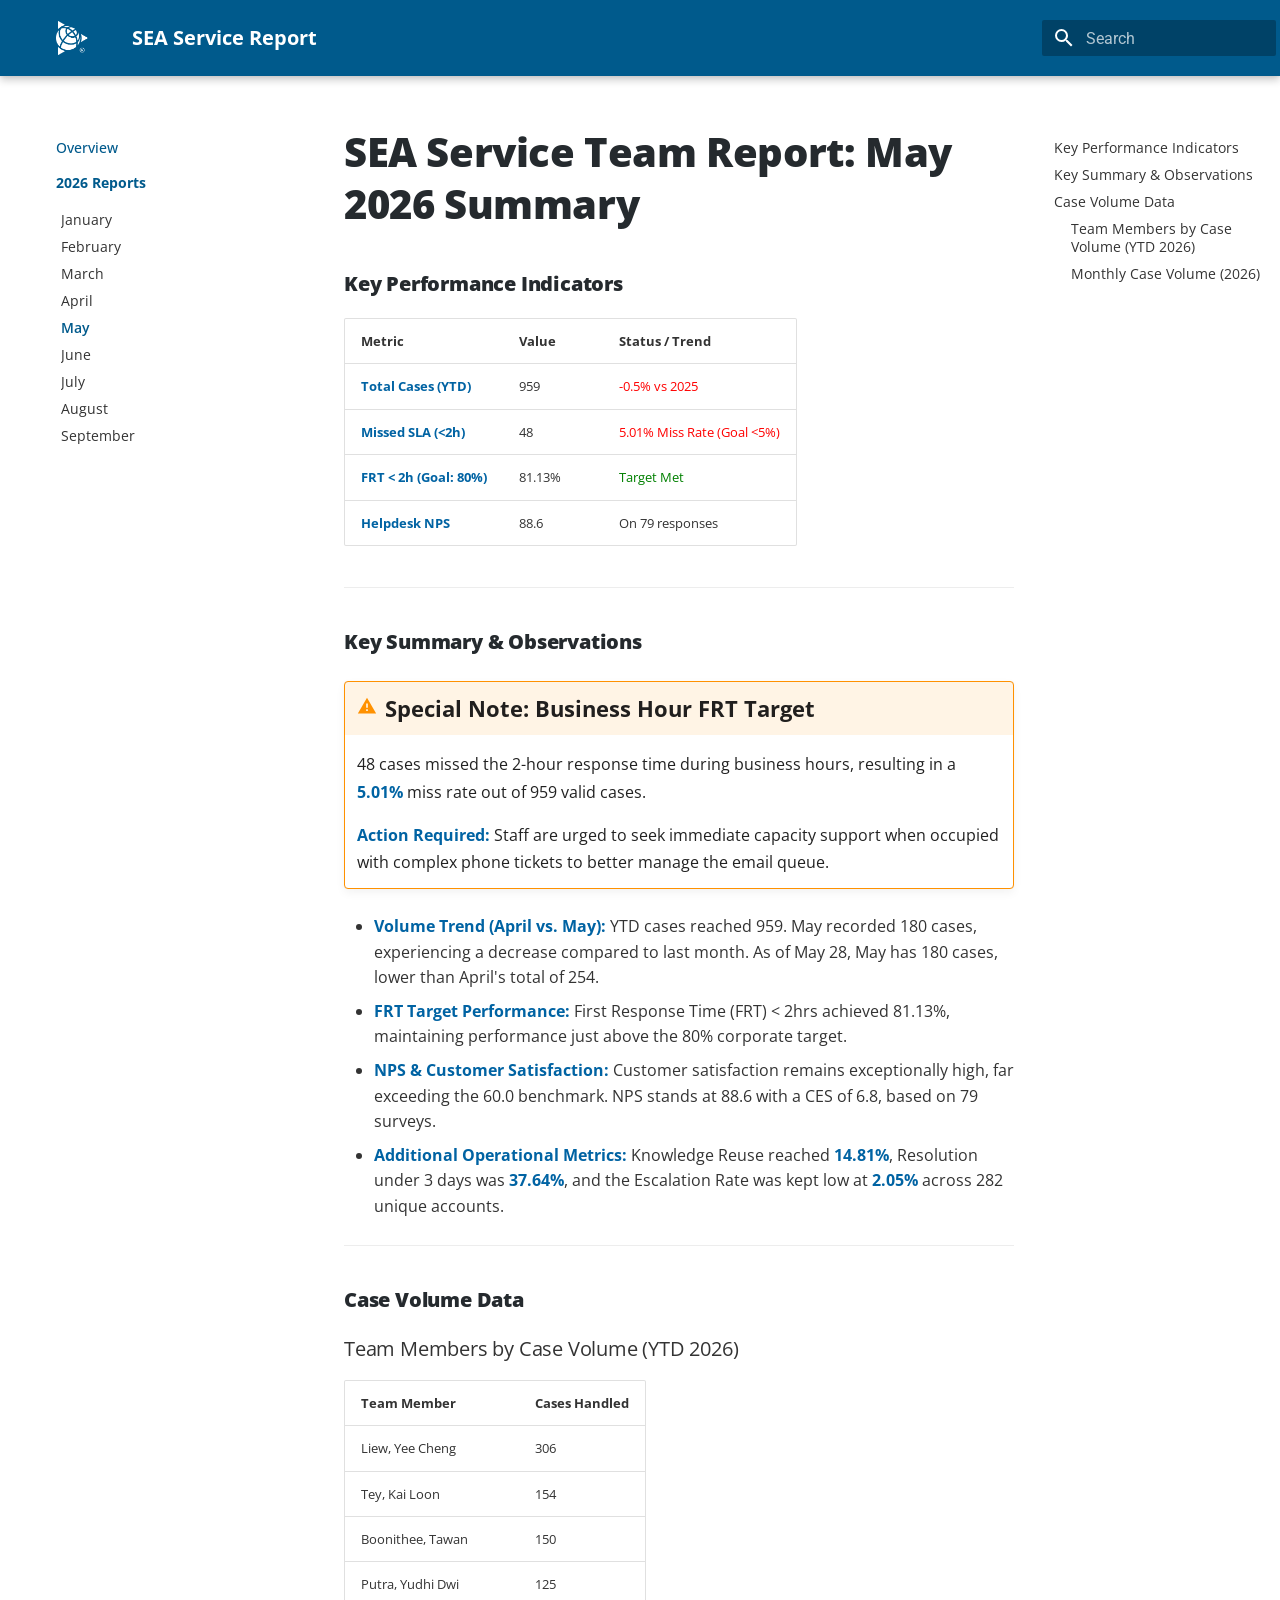
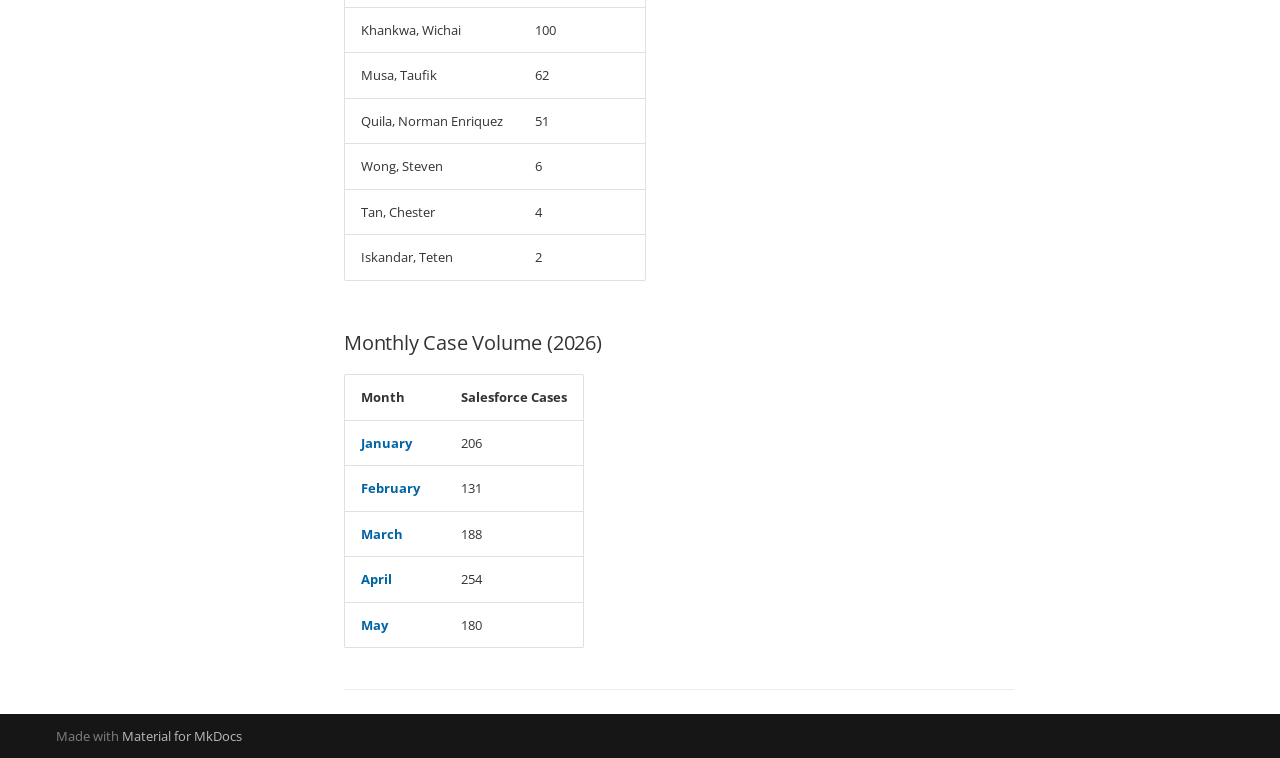
<file: 05-May/index.html>
<!doctype html>
<html lang="en" class="no-js">
  <head>
    
      <meta charset="utf-8">
      <meta name="viewport" content="width=device-width,initial-scale=1">
      
        <meta name="description" content="Support Team Report">
      
      
      
      
        <link rel="prev" href="../04-April/">
      
      
        <link rel="next" href="../06-June/">
      
      
        
      
      
      <link rel="icon" href="../assets/logo.png">
      <meta name="generator" content="mkdocs-1.6.1, mkdocs-material-9.7.7">
    
    
      
        <title>May - SEA Service Report</title>
      
    
    
      <link rel="stylesheet" href="../assets/stylesheets/main.ec1eaa64.min.css">
      
      


    
    
      
    
    
      
        
        
        <link rel="preconnect" href="https://fonts.gstatic.com" crossorigin>
        <link rel="stylesheet" href="https://fonts.googleapis.com/css?family=Roboto:300,300i,400,400i,700,700i%7CRoboto+Mono:400,400i,700,700i&display=fallback">
        <style>:root{--md-text-font:"Roboto";--md-code-font:"Roboto Mono"}</style>
      
    
    
      <link rel="stylesheet" href="../stylesheets/custom.css">
    
    <script>__md_scope=new URL("..",location),__md_hash=e=>[...e].reduce(((e,_)=>(e<<5)-e+_.charCodeAt(0)),0),__md_get=(e,_=localStorage,t=__md_scope)=>JSON.parse(_.getItem(t.pathname+"."+e)),__md_set=(e,_,t=localStorage,a=__md_scope)=>{try{t.setItem(a.pathname+"."+e,JSON.stringify(_))}catch(e){}}</script>
    
      

    
    
  </head>
  
  
    <body dir="ltr">
  
    
    <input class="md-toggle" data-md-toggle="drawer" type="checkbox" id="__drawer" autocomplete="off">
    <input class="md-toggle" data-md-toggle="search" type="checkbox" id="__search" autocomplete="off">
    <label class="md-overlay" for="__drawer"></label>
    <div data-md-component="skip">
      
        
        <a href="#sea-service-team-report-may-2026-summary" class="md-skip">
          Skip to content
        </a>
      
    </div>
    <div data-md-component="announce">
      
    </div>
    
    
      

  

<header class="md-header md-header--shadow" data-md-component="header">
  <nav class="md-header__inner md-grid" aria-label="Header">
    <a href=".." title="SEA Service Report" class="md-header__button md-logo" aria-label="SEA Service Report" data-md-component="logo">
      
  <img src="../assets/logo.png" alt="logo">

    </a>
    <label class="md-header__button md-icon" for="__drawer">
      
      <svg xmlns="http://www.w3.org/2000/svg" viewBox="0 0 24 24"><path d="M3 6h18v2H3zm0 5h18v2H3zm0 5h18v2H3z"/></svg>
    </label>
    <div class="md-header__title" data-md-component="header-title">
      <div class="md-header__ellipsis">
        <div class="md-header__topic">
          <span class="md-ellipsis">
            SEA Service Report
          </span>
        </div>
        <div class="md-header__topic" data-md-component="header-topic">
          <span class="md-ellipsis">
            
              May
            
          </span>
        </div>
      </div>
    </div>
    
    
      <script>var palette=__md_get("__palette");if(palette&&palette.color){if("(prefers-color-scheme)"===palette.color.media){var media=matchMedia("(prefers-color-scheme: light)"),input=document.querySelector(media.matches?"[data-md-color-media='(prefers-color-scheme: light)']":"[data-md-color-media='(prefers-color-scheme: dark)']");palette.color.media=input.getAttribute("data-md-color-media"),palette.color.scheme=input.getAttribute("data-md-color-scheme"),palette.color.primary=input.getAttribute("data-md-color-primary"),palette.color.accent=input.getAttribute("data-md-color-accent")}for(var[key,value]of Object.entries(palette.color))document.body.setAttribute("data-md-color-"+key,value)}</script>
    
    
    
      
      
        <label class="md-header__button md-icon" for="__search">
          
          <svg xmlns="http://www.w3.org/2000/svg" viewBox="0 0 24 24"><path d="M9.5 3A6.5 6.5 0 0 1 16 9.5c0 1.61-.59 3.09-1.56 4.23l.27.27h.79l5 5-1.5 1.5-5-5v-.79l-.27-.27A6.52 6.52 0 0 1 9.5 16 6.5 6.5 0 0 1 3 9.5 6.5 6.5 0 0 1 9.5 3m0 2C7 5 5 7 5 9.5S7 14 9.5 14 14 12 14 9.5 12 5 9.5 5"/></svg>
        </label>
        <div class="md-search" data-md-component="search" role="dialog">
  <label class="md-search__overlay" for="__search"></label>
  <div class="md-search__inner" role="search">
    <form class="md-search__form" name="search">
      <input type="text" class="md-search__input" name="query" aria-label="Search" placeholder="Search" autocapitalize="off" autocorrect="off" autocomplete="off" spellcheck="false" data-md-component="search-query" required>
      <label class="md-search__icon md-icon" for="__search">
        
        <svg xmlns="http://www.w3.org/2000/svg" viewBox="0 0 24 24"><path d="M9.5 3A6.5 6.5 0 0 1 16 9.5c0 1.61-.59 3.09-1.56 4.23l.27.27h.79l5 5-1.5 1.5-5-5v-.79l-.27-.27A6.52 6.52 0 0 1 9.5 16 6.5 6.5 0 0 1 3 9.5 6.5 6.5 0 0 1 9.5 3m0 2C7 5 5 7 5 9.5S7 14 9.5 14 14 12 14 9.5 12 5 9.5 5"/></svg>
        
        <svg xmlns="http://www.w3.org/2000/svg" viewBox="0 0 24 24"><path d="M20 11v2H8l5.5 5.5-1.42 1.42L4.16 12l7.92-7.92L13.5 5.5 8 11z"/></svg>
      </label>
      <nav class="md-search__options" aria-label="Search">
        
        <button type="reset" class="md-search__icon md-icon" title="Clear" aria-label="Clear" tabindex="-1">
          
          <svg xmlns="http://www.w3.org/2000/svg" viewBox="0 0 24 24"><path d="M19 6.41 17.59 5 12 10.59 6.41 5 5 6.41 10.59 12 5 17.59 6.41 19 12 13.41 17.59 19 19 17.59 13.41 12z"/></svg>
        </button>
      </nav>
      
        <div class="md-search__suggest" data-md-component="search-suggest"></div>
      
    </form>
    <div class="md-search__output">
      <div class="md-search__scrollwrap" tabindex="0" data-md-scrollfix>
        <div class="md-search-result" data-md-component="search-result">
          <div class="md-search-result__meta">
            Initializing search
          </div>
          <ol class="md-search-result__list" role="presentation"></ol>
        </div>
      </div>
    </div>
  </div>
</div>
      
    
    
  </nav>
  
</header>
    
    <div class="md-container" data-md-component="container">
      
      
        
          
        
      
      <main class="md-main" data-md-component="main">
        <div class="md-main__inner md-grid">
          
            
              
              <div class="md-sidebar md-sidebar--primary" data-md-component="sidebar" data-md-type="navigation" >
                <div class="md-sidebar__scrollwrap">
                  <div class="md-sidebar__inner">
                    



<nav class="md-nav md-nav--primary" aria-label="Navigation" data-md-level="0">
  <label class="md-nav__title" for="__drawer">
    <a href=".." title="SEA Service Report" class="md-nav__button md-logo" aria-label="SEA Service Report" data-md-component="logo">
      
  <img src="../assets/logo.png" alt="logo">

    </a>
    SEA Service Report
  </label>
  
  <ul class="md-nav__list" data-md-scrollfix>
    
      
      
  
  
  
  
    <li class="md-nav__item">
      <a href=".." class="md-nav__link">
        
  
  
  <span class="md-ellipsis">
    
  
    Overview
  

    
  </span>
  
  

      </a>
    </li>
  

    
      
      
  
  
    
  
  
  
    
    
    
    
      
        
        
      
    
    
    <li class="md-nav__item md-nav__item--active md-nav__item--section md-nav__item--nested">
      
        
        
        <input class="md-nav__toggle md-toggle " type="checkbox" id="__nav_2" checked>
        
          
          <label class="md-nav__link" for="__nav_2" id="__nav_2_label" tabindex="">
            
  
  
  <span class="md-ellipsis">
    
  
    2026 Reports
  

    
  </span>
  
  

            <span class="md-nav__icon md-icon"></span>
          </label>
        
        <nav class="md-nav" data-md-level="1" aria-labelledby="__nav_2_label" aria-expanded="true">
          <label class="md-nav__title" for="__nav_2">
            <span class="md-nav__icon md-icon"></span>
            
  
    2026 Reports
  

          </label>
          <ul class="md-nav__list" data-md-scrollfix>
            
              
                
  
  
  
  
    <li class="md-nav__item">
      <a href="../01-January/" class="md-nav__link">
        
  
  
  <span class="md-ellipsis">
    
  
    January
  

    
  </span>
  
  

      </a>
    </li>
  

              
            
              
                
  
  
  
  
    <li class="md-nav__item">
      <a href="../02-February/" class="md-nav__link">
        
  
  
  <span class="md-ellipsis">
    
  
    February
  

    
  </span>
  
  

      </a>
    </li>
  

              
            
              
                
  
  
  
  
    <li class="md-nav__item">
      <a href="../03-March/" class="md-nav__link">
        
  
  
  <span class="md-ellipsis">
    
  
    March
  

    
  </span>
  
  

      </a>
    </li>
  

              
            
              
                
  
  
  
  
    <li class="md-nav__item">
      <a href="../04-April/" class="md-nav__link">
        
  
  
  <span class="md-ellipsis">
    
  
    April
  

    
  </span>
  
  

      </a>
    </li>
  

              
            
              
                
  
  
    
  
  
  
    <li class="md-nav__item md-nav__item--active">
      
      <input class="md-nav__toggle md-toggle" type="checkbox" id="__toc">
      
      
        
      
      
        <label class="md-nav__link md-nav__link--active" for="__toc">
          
  
  
  <span class="md-ellipsis">
    
  
    May
  

    
  </span>
  
  

          <span class="md-nav__icon md-icon"></span>
        </label>
      
      <a href="./" class="md-nav__link md-nav__link--active">
        
  
  
  <span class="md-ellipsis">
    
  
    May
  

    
  </span>
  
  

      </a>
      
        

<nav class="md-nav md-nav--secondary" aria-label="Table of contents">
  
  
  
    
  
  
    <label class="md-nav__title" for="__toc">
      <span class="md-nav__icon md-icon"></span>
      Table of contents
    </label>
    <ul class="md-nav__list" data-md-component="toc" data-md-scrollfix>
      
        <li class="md-nav__item">
  <a href="#key-performance-indicators" class="md-nav__link">
    <span class="md-ellipsis">
      
        Key Performance Indicators
      
    </span>
  </a>
  
</li>
      
        <li class="md-nav__item">
  <a href="#key-summary-observations" class="md-nav__link">
    <span class="md-ellipsis">
      
        Key Summary &amp; Observations
      
    </span>
  </a>
  
</li>
      
        <li class="md-nav__item">
  <a href="#case-volume-data" class="md-nav__link">
    <span class="md-ellipsis">
      
        Case Volume Data
      
    </span>
  </a>
  
    <nav class="md-nav" aria-label="Case Volume Data">
      <ul class="md-nav__list">
        
          <li class="md-nav__item">
  <a href="#team-members-by-case-volume-ytd-2026" class="md-nav__link">
    <span class="md-ellipsis">
      
        Team Members by Case Volume (YTD 2026)
      
    </span>
  </a>
  
</li>
        
          <li class="md-nav__item">
  <a href="#monthly-case-volume-2026" class="md-nav__link">
    <span class="md-ellipsis">
      
        Monthly Case Volume (2026)
      
    </span>
  </a>
  
</li>
        
      </ul>
    </nav>
  
</li>
      
    </ul>
  
</nav>
      
    </li>
  

              
            
              
                
  
  
  
  
    <li class="md-nav__item">
      <a href="../06-June/" class="md-nav__link">
        
  
  
  <span class="md-ellipsis">
    
  
    June
  

    
  </span>
  
  

      </a>
    </li>
  

              
            
              
                
  
  
  
  
    <li class="md-nav__item">
      <a href="../07-July/" class="md-nav__link">
        
  
  
  <span class="md-ellipsis">
    
  
    July
  

    
  </span>
  
  

      </a>
    </li>
  

              
            
              
                
  
  
  
  
    <li class="md-nav__item">
      <a href="../08-August/" class="md-nav__link">
        
  
  
  <span class="md-ellipsis">
    
  
    August
  

    
  </span>
  
  

      </a>
    </li>
  

              
            
              
                
  
  
  
  
    <li class="md-nav__item">
      <a href="../09-September/" class="md-nav__link">
        
  
  
  <span class="md-ellipsis">
    
  
    September
  

    
  </span>
  
  

      </a>
    </li>
  

              
            
          </ul>
        </nav>
      
    </li>
  

    
  </ul>
</nav>
                  </div>
                </div>
              </div>
            
            
              
              <div class="md-sidebar md-sidebar--secondary" data-md-component="sidebar" data-md-type="toc" >
                <div class="md-sidebar__scrollwrap">
                  <div class="md-sidebar__inner">
                    

<nav class="md-nav md-nav--secondary" aria-label="Table of contents">
  
  
  
    
  
  
    <label class="md-nav__title" for="__toc">
      <span class="md-nav__icon md-icon"></span>
      Table of contents
    </label>
    <ul class="md-nav__list" data-md-component="toc" data-md-scrollfix>
      
        <li class="md-nav__item">
  <a href="#key-performance-indicators" class="md-nav__link">
    <span class="md-ellipsis">
      
        Key Performance Indicators
      
    </span>
  </a>
  
</li>
      
        <li class="md-nav__item">
  <a href="#key-summary-observations" class="md-nav__link">
    <span class="md-ellipsis">
      
        Key Summary &amp; Observations
      
    </span>
  </a>
  
</li>
      
        <li class="md-nav__item">
  <a href="#case-volume-data" class="md-nav__link">
    <span class="md-ellipsis">
      
        Case Volume Data
      
    </span>
  </a>
  
    <nav class="md-nav" aria-label="Case Volume Data">
      <ul class="md-nav__list">
        
          <li class="md-nav__item">
  <a href="#team-members-by-case-volume-ytd-2026" class="md-nav__link">
    <span class="md-ellipsis">
      
        Team Members by Case Volume (YTD 2026)
      
    </span>
  </a>
  
</li>
        
          <li class="md-nav__item">
  <a href="#monthly-case-volume-2026" class="md-nav__link">
    <span class="md-ellipsis">
      
        Monthly Case Volume (2026)
      
    </span>
  </a>
  
</li>
        
      </ul>
    </nav>
  
</li>
      
    </ul>
  
</nav>
                  </div>
                </div>
              </div>
            
          
          
            <div class="md-content" data-md-component="content">
              
              <article class="md-content__inner md-typeset">
                
                  



<h1 id="sea-service-team-report-may-2026-summary">SEA Service Team Report: May 2026 Summary</h1>
<h2 id="key-performance-indicators">Key Performance Indicators</h2>
<table>
<thead>
<tr>
<th style="text-align: left;">Metric</th>
<th style="text-align: left;">Value</th>
<th style="text-align: left;">Status / Trend</th>
</tr>
</thead>
<tbody>
<tr>
<td style="text-align: left;"><strong>Total Cases (YTD)</strong></td>
<td style="text-align: left;">959</td>
<td style="text-align: left;"><span style="color:red">-0.5% vs 2025</span></td>
</tr>
<tr>
<td style="text-align: left;"><strong>Missed SLA (&lt;2h)</strong></td>
<td style="text-align: left;">48</td>
<td style="text-align: left;"><span style="color:red">5.01% Miss Rate (Goal &lt;5%)</span></td>
</tr>
<tr>
<td style="text-align: left;"><strong>FRT &lt; 2h (Goal: 80%)</strong></td>
<td style="text-align: left;">81.13%</td>
<td style="text-align: left;"><span style="color:green">Target Met</span></td>
</tr>
<tr>
<td style="text-align: left;"><strong>Helpdesk NPS</strong></td>
<td style="text-align: left;">88.6</td>
<td style="text-align: left;">On 79 responses</td>
</tr>
</tbody>
</table>
<hr />
<h2 id="key-summary-observations">Key Summary &amp; Observations</h2>
<div class="admonition warning">
<p class="admonition-title">Special Note: Business Hour FRT Target</p>
<p>48 cases missed the 2-hour response time during business hours, resulting in a <strong>5.01%</strong> miss rate out of 959 valid cases. </p>
<p><strong>Action Required:</strong> Staff are urged to seek immediate capacity support when occupied with complex phone tickets to better manage the email queue.</p>
</div>
<ul>
<li><strong>Volume Trend (April vs. May):</strong> YTD cases reached 959. May recorded 180 cases, experiencing a decrease compared to last month. As of May 28, May has 180 cases, lower than April's total of 254.</li>
<li><strong>FRT Target Performance:</strong> First Response Time (FRT) &lt; 2hrs achieved 81.13%, maintaining performance just above the 80% corporate target.</li>
<li><strong>NPS &amp; Customer Satisfaction:</strong> Customer satisfaction remains exceptionally high, far exceeding the 60.0 benchmark. NPS stands at 88.6 with a CES of 6.8, based on 79 surveys.</li>
<li><strong>Additional Operational Metrics:</strong> Knowledge Reuse reached <strong>14.81%</strong>, Resolution under 3 days was <strong>37.64%</strong>, and the Escalation Rate was kept low at <strong>2.05%</strong> across 282 unique accounts.</li>
</ul>
<hr />
<h2 id="case-volume-data">Case Volume Data</h2>
<h3 id="team-members-by-case-volume-ytd-2026">Team Members by Case Volume (YTD 2026)</h3>
<table>
<thead>
<tr>
<th style="text-align: left;">Team Member</th>
<th style="text-align: left;">Cases Handled</th>
</tr>
</thead>
<tbody>
<tr>
<td style="text-align: left;">Liew, Yee Cheng</td>
<td style="text-align: left;">306</td>
</tr>
<tr>
<td style="text-align: left;">Tey, Kai Loon</td>
<td style="text-align: left;">154</td>
</tr>
<tr>
<td style="text-align: left;">Boonithee, Tawan</td>
<td style="text-align: left;">150</td>
</tr>
<tr>
<td style="text-align: left;">Putra, Yudhi Dwi</td>
<td style="text-align: left;">125</td>
</tr>
<tr>
<td style="text-align: left;">Khankwa, Wichai</td>
<td style="text-align: left;">100</td>
</tr>
<tr>
<td style="text-align: left;">Musa, Taufik</td>
<td style="text-align: left;">62</td>
</tr>
<tr>
<td style="text-align: left;">Quila, Norman Enriquez</td>
<td style="text-align: left;">51</td>
</tr>
<tr>
<td style="text-align: left;">Wong, Steven</td>
<td style="text-align: left;">6</td>
</tr>
<tr>
<td style="text-align: left;">Tan, Chester</td>
<td style="text-align: left;">4</td>
</tr>
<tr>
<td style="text-align: left;">Iskandar, Teten</td>
<td style="text-align: left;">2</td>
</tr>
</tbody>
</table>
<h3 id="monthly-case-volume-2026">Monthly Case Volume (2026)</h3>
<table>
<thead>
<tr>
<th style="text-align: left;">Month</th>
<th style="text-align: left;">Salesforce Cases</th>
</tr>
</thead>
<tbody>
<tr>
<td style="text-align: left;"><strong>January</strong></td>
<td style="text-align: left;">206</td>
</tr>
<tr>
<td style="text-align: left;"><strong>February</strong></td>
<td style="text-align: left;">131</td>
</tr>
<tr>
<td style="text-align: left;"><strong>March</strong></td>
<td style="text-align: left;">188</td>
</tr>
<tr>
<td style="text-align: left;"><strong>April</strong></td>
<td style="text-align: left;">254</td>
</tr>
<tr>
<td style="text-align: left;"><strong>May</strong></td>
<td style="text-align: left;">180</td>
</tr>
</tbody>
</table>
<hr />







  
  






                
              </article>
            </div>
          
          
<script>var target=document.getElementById(location.hash.slice(1));target&&target.name&&(target.checked=target.name.startsWith("__tabbed_"))</script>
        </div>
        
      </main>
      
        <footer class="md-footer">
  
  <div class="md-footer-meta md-typeset">
    <div class="md-footer-meta__inner md-grid">
      <div class="md-copyright">
  
  
    Made with
    <a href="https://squidfunk.github.io/mkdocs-material/" target="_blank" rel="noopener">
      Material for MkDocs
    </a>
  
</div>
      
    </div>
  </div>
</footer>
      
    </div>
    <div class="md-dialog" data-md-component="dialog">
      <div class="md-dialog__inner md-typeset"></div>
    </div>
    
    
    
      
      
      <script id="__config" type="application/json">{"annotate": null, "base": "..", "features": ["navigation.sections", "navigation.expand", "search.suggest", "search.highlight", "content.code.copy"], "search": "../assets/javascripts/workers/search.2c215733.min.js", "tags": null, "translations": {"clipboard.copied": "Copied to clipboard", "clipboard.copy": "Copy to clipboard", "search.result.more.one": "1 more on this page", "search.result.more.other": "# more on this page", "search.result.none": "No matching documents", "search.result.one": "1 matching document", "search.result.other": "# matching documents", "search.result.placeholder": "Type to start searching", "search.result.term.missing": "Missing", "select.version": "Select version"}, "version": null}</script>
    
    
      <script src="../assets/javascripts/bundle.d7400e89.min.js"></script>
      
        <script src="../javascripts/extra.js"></script>
      
    
  </body>
</html>
</file>
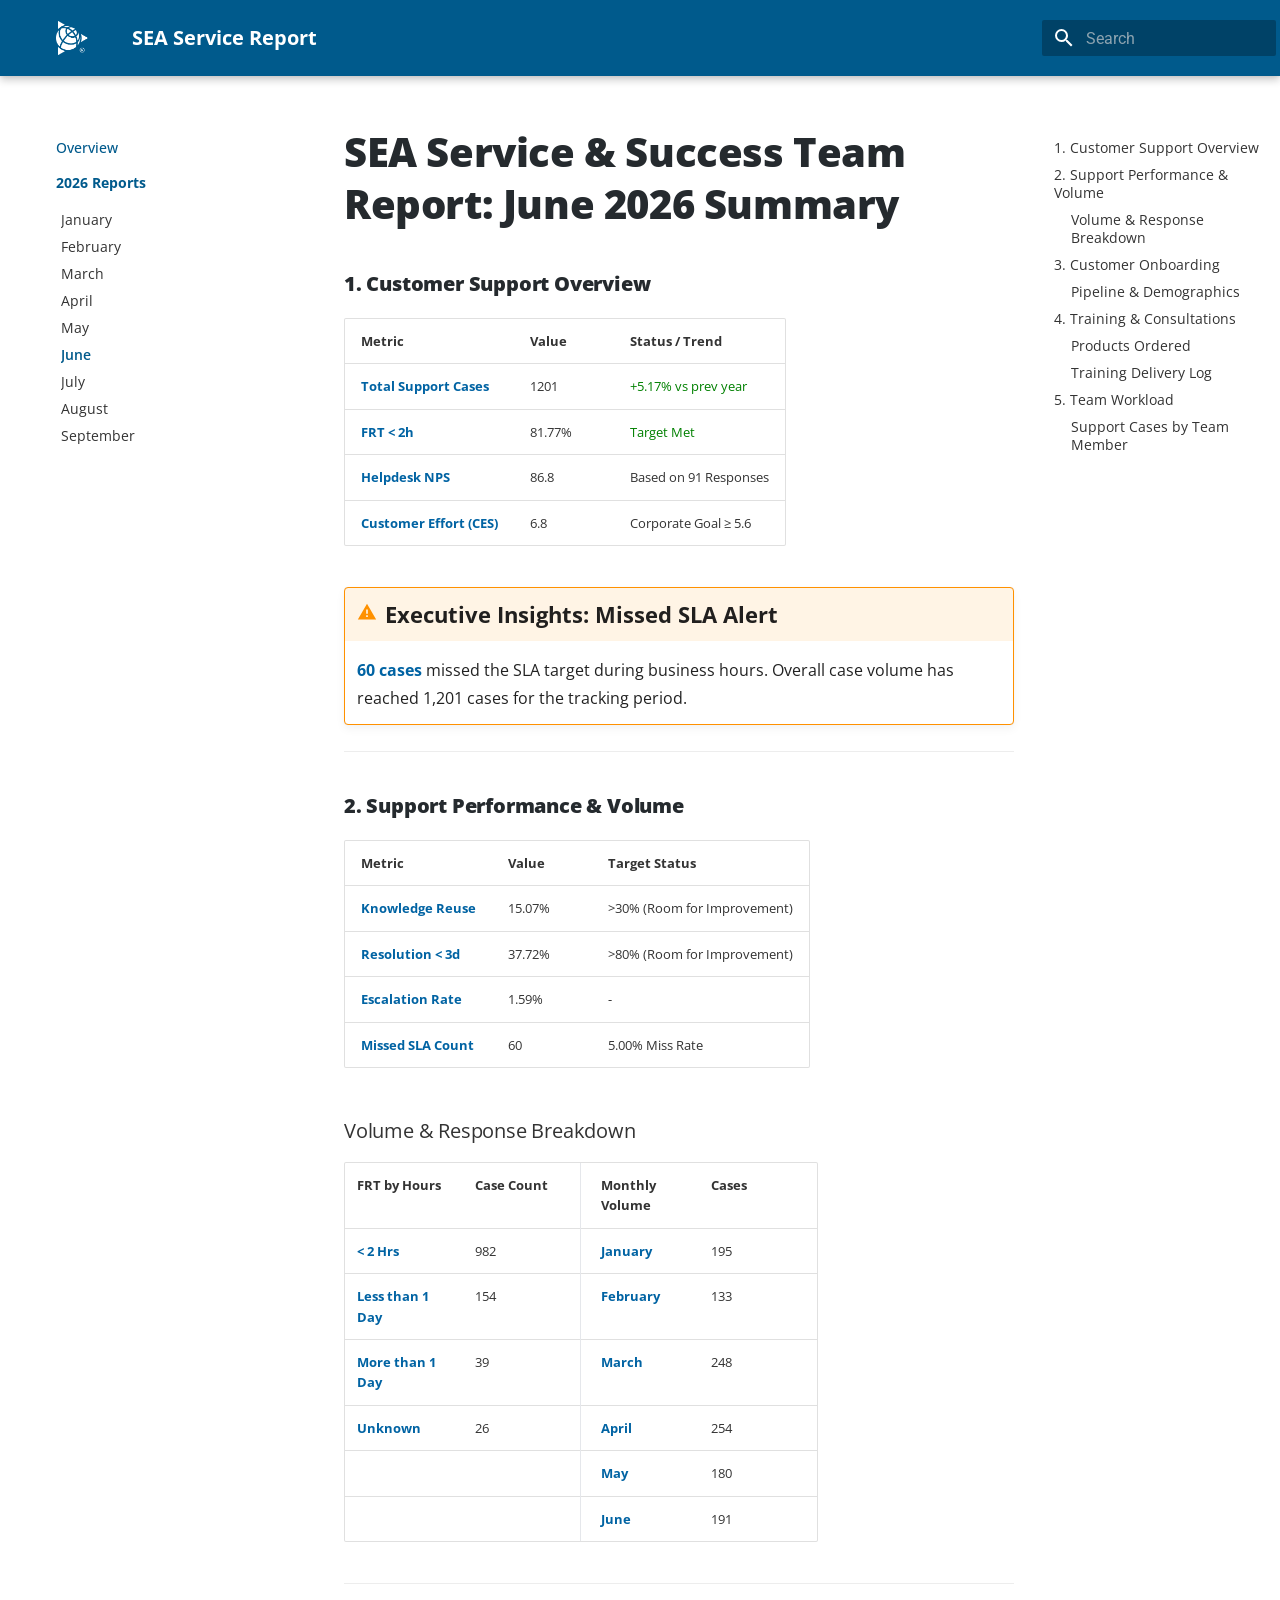
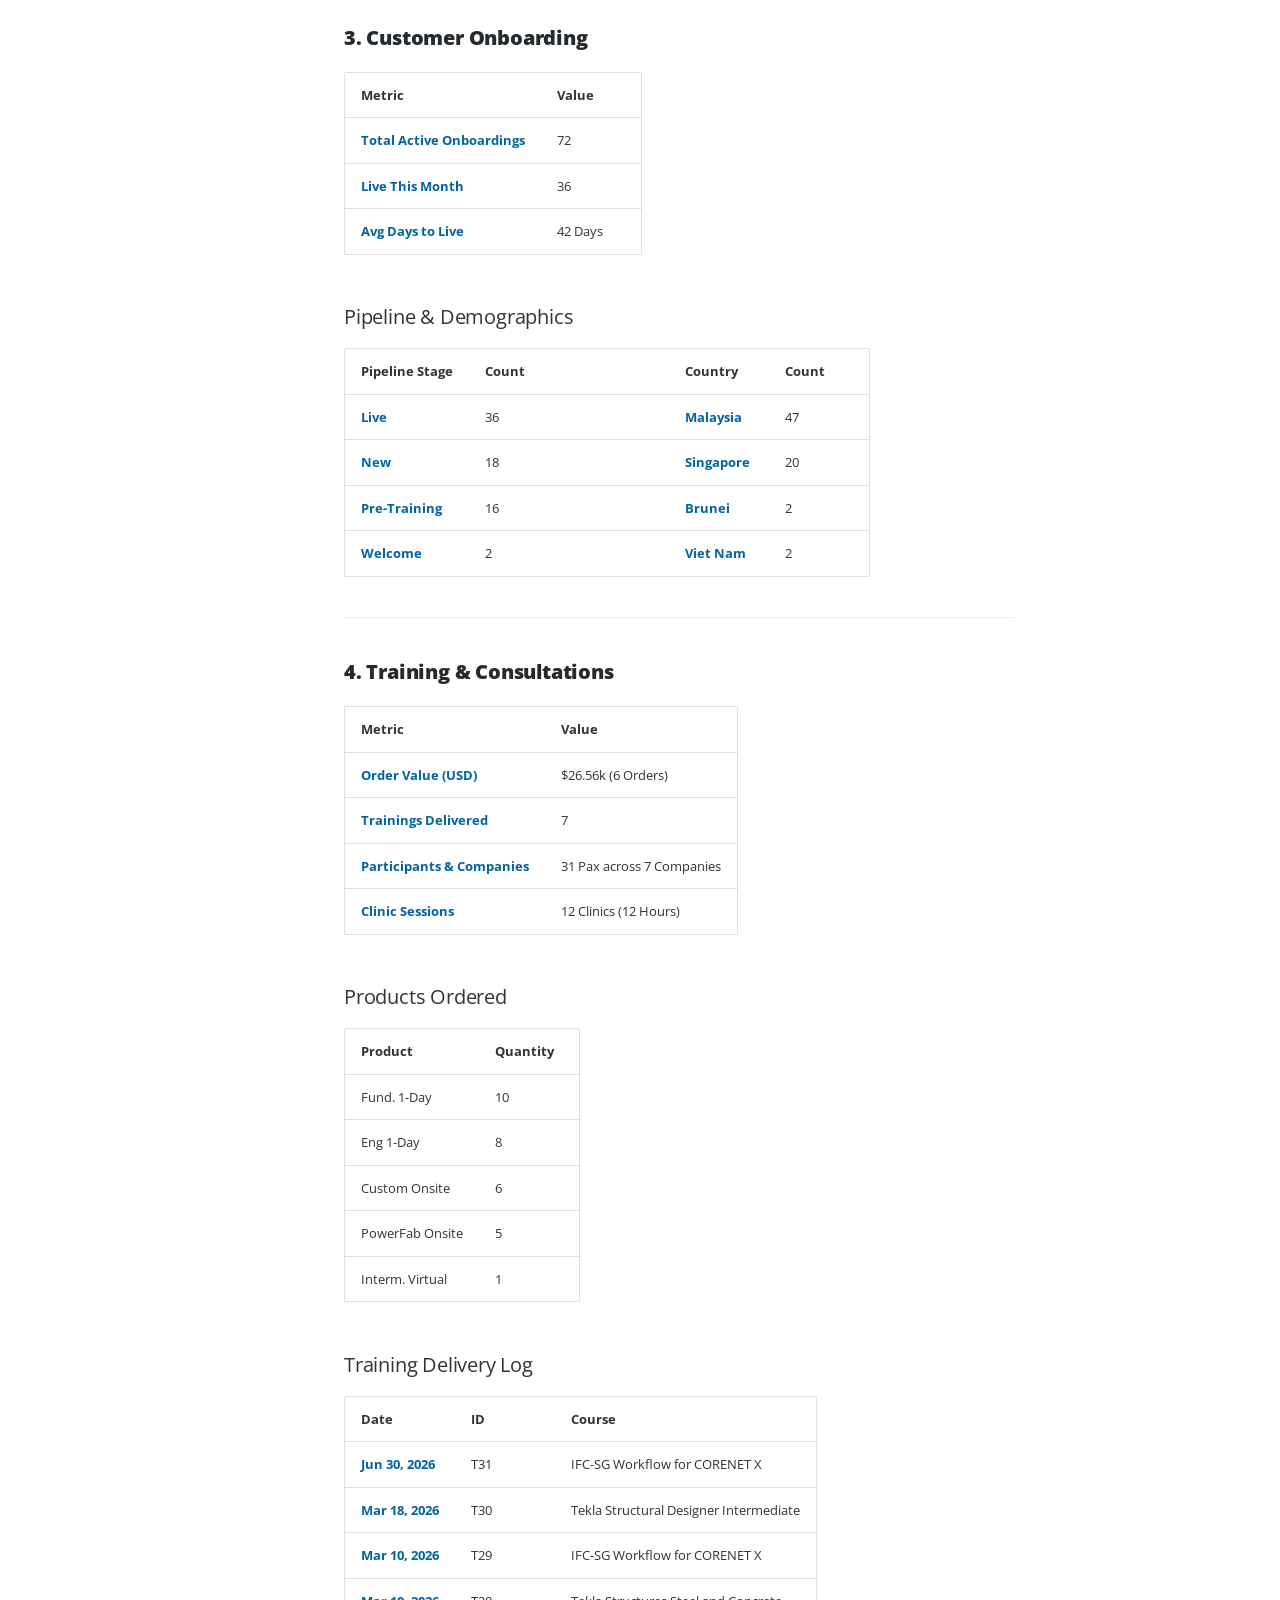
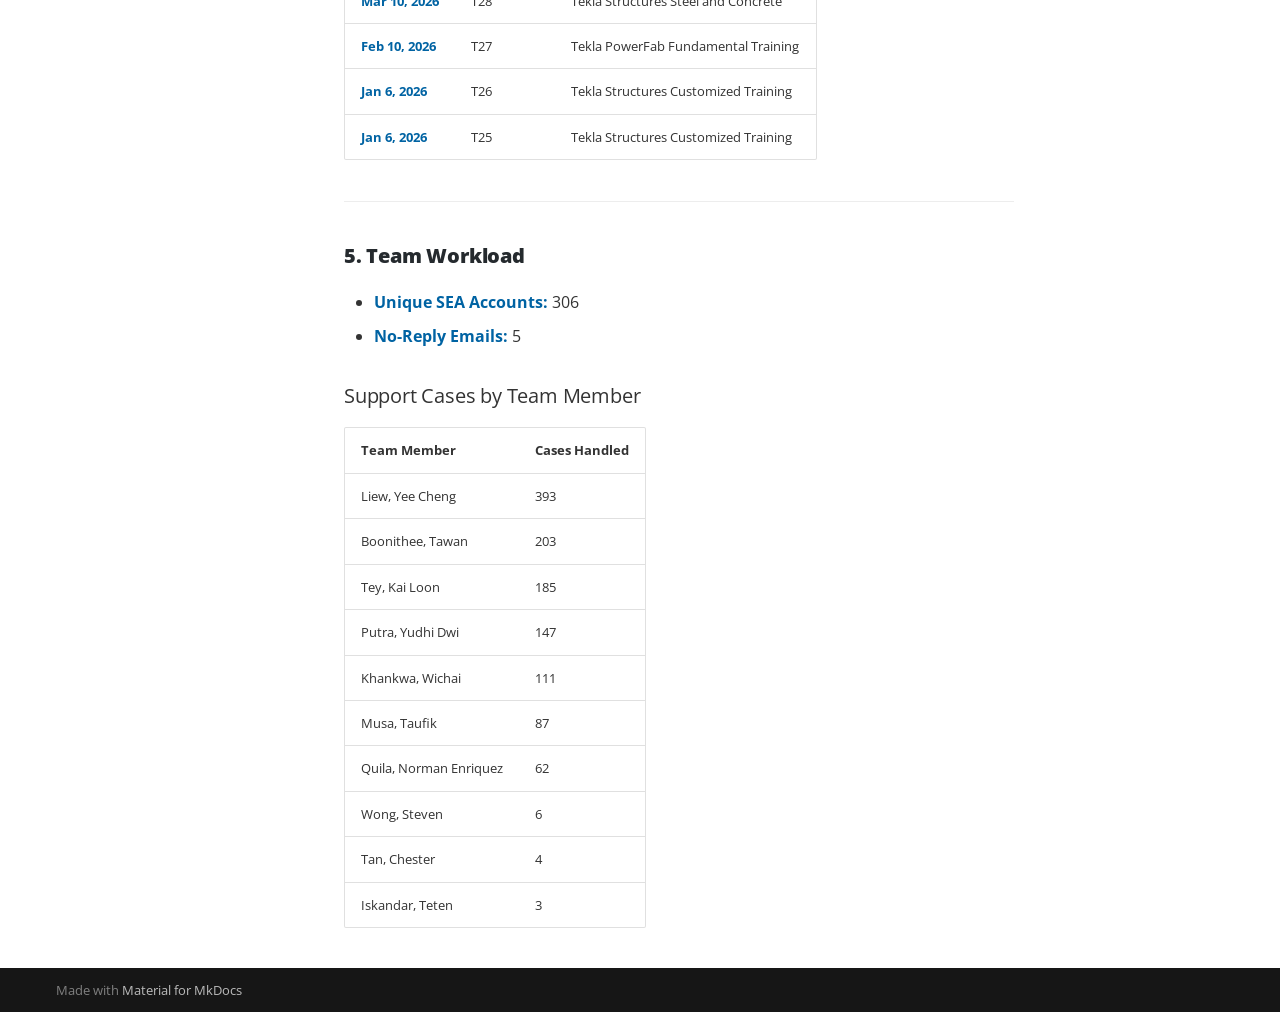
<file: 06-June/index.html>
<!doctype html>
<html lang="en" class="no-js">
  <head>
    
      <meta charset="utf-8">
      <meta name="viewport" content="width=device-width,initial-scale=1">
      
        <meta name="description" content="Support Team Report">
      
      
      
      
        <link rel="prev" href="../05-May/">
      
      
        <link rel="next" href="../07-July/">
      
      
        
      
      
      <link rel="icon" href="../assets/logo.png">
      <meta name="generator" content="mkdocs-1.6.1, mkdocs-material-9.7.7">
    
    
      
        <title>June - SEA Service Report</title>
      
    
    
      <link rel="stylesheet" href="../assets/stylesheets/main.ec1eaa64.min.css">
      
      


    
    
      
    
    
      
        
        
        <link rel="preconnect" href="https://fonts.gstatic.com" crossorigin>
        <link rel="stylesheet" href="https://fonts.googleapis.com/css?family=Roboto:300,300i,400,400i,700,700i%7CRoboto+Mono:400,400i,700,700i&display=fallback">
        <style>:root{--md-text-font:"Roboto";--md-code-font:"Roboto Mono"}</style>
      
    
    
      <link rel="stylesheet" href="../stylesheets/custom.css">
    
    <script>__md_scope=new URL("..",location),__md_hash=e=>[...e].reduce(((e,_)=>(e<<5)-e+_.charCodeAt(0)),0),__md_get=(e,_=localStorage,t=__md_scope)=>JSON.parse(_.getItem(t.pathname+"."+e)),__md_set=(e,_,t=localStorage,a=__md_scope)=>{try{t.setItem(a.pathname+"."+e,JSON.stringify(_))}catch(e){}}</script>
    
      

    
    
  </head>
  
  
    <body dir="ltr">
  
    
    <input class="md-toggle" data-md-toggle="drawer" type="checkbox" id="__drawer" autocomplete="off">
    <input class="md-toggle" data-md-toggle="search" type="checkbox" id="__search" autocomplete="off">
    <label class="md-overlay" for="__drawer"></label>
    <div data-md-component="skip">
      
        
        <a href="#sea-service-success-team-report-june-2026-summary" class="md-skip">
          Skip to content
        </a>
      
    </div>
    <div data-md-component="announce">
      
    </div>
    
    
      

  

<header class="md-header md-header--shadow" data-md-component="header">
  <nav class="md-header__inner md-grid" aria-label="Header">
    <a href=".." title="SEA Service Report" class="md-header__button md-logo" aria-label="SEA Service Report" data-md-component="logo">
      
  <img src="../assets/logo.png" alt="logo">

    </a>
    <label class="md-header__button md-icon" for="__drawer">
      
      <svg xmlns="http://www.w3.org/2000/svg" viewBox="0 0 24 24"><path d="M3 6h18v2H3zm0 5h18v2H3zm0 5h18v2H3z"/></svg>
    </label>
    <div class="md-header__title" data-md-component="header-title">
      <div class="md-header__ellipsis">
        <div class="md-header__topic">
          <span class="md-ellipsis">
            SEA Service Report
          </span>
        </div>
        <div class="md-header__topic" data-md-component="header-topic">
          <span class="md-ellipsis">
            
              June
            
          </span>
        </div>
      </div>
    </div>
    
    
      <script>var palette=__md_get("__palette");if(palette&&palette.color){if("(prefers-color-scheme)"===palette.color.media){var media=matchMedia("(prefers-color-scheme: light)"),input=document.querySelector(media.matches?"[data-md-color-media='(prefers-color-scheme: light)']":"[data-md-color-media='(prefers-color-scheme: dark)']");palette.color.media=input.getAttribute("data-md-color-media"),palette.color.scheme=input.getAttribute("data-md-color-scheme"),palette.color.primary=input.getAttribute("data-md-color-primary"),palette.color.accent=input.getAttribute("data-md-color-accent")}for(var[key,value]of Object.entries(palette.color))document.body.setAttribute("data-md-color-"+key,value)}</script>
    
    
    
      
      
        <label class="md-header__button md-icon" for="__search">
          
          <svg xmlns="http://www.w3.org/2000/svg" viewBox="0 0 24 24"><path d="M9.5 3A6.5 6.5 0 0 1 16 9.5c0 1.61-.59 3.09-1.56 4.23l.27.27h.79l5 5-1.5 1.5-5-5v-.79l-.27-.27A6.52 6.52 0 0 1 9.5 16 6.5 6.5 0 0 1 3 9.5 6.5 6.5 0 0 1 9.5 3m0 2C7 5 5 7 5 9.5S7 14 9.5 14 14 12 14 9.5 12 5 9.5 5"/></svg>
        </label>
        <div class="md-search" data-md-component="search" role="dialog">
  <label class="md-search__overlay" for="__search"></label>
  <div class="md-search__inner" role="search">
    <form class="md-search__form" name="search">
      <input type="text" class="md-search__input" name="query" aria-label="Search" placeholder="Search" autocapitalize="off" autocorrect="off" autocomplete="off" spellcheck="false" data-md-component="search-query" required>
      <label class="md-search__icon md-icon" for="__search">
        
        <svg xmlns="http://www.w3.org/2000/svg" viewBox="0 0 24 24"><path d="M9.5 3A6.5 6.5 0 0 1 16 9.5c0 1.61-.59 3.09-1.56 4.23l.27.27h.79l5 5-1.5 1.5-5-5v-.79l-.27-.27A6.52 6.52 0 0 1 9.5 16 6.5 6.5 0 0 1 3 9.5 6.5 6.5 0 0 1 9.5 3m0 2C7 5 5 7 5 9.5S7 14 9.5 14 14 12 14 9.5 12 5 9.5 5"/></svg>
        
        <svg xmlns="http://www.w3.org/2000/svg" viewBox="0 0 24 24"><path d="M20 11v2H8l5.5 5.5-1.42 1.42L4.16 12l7.92-7.92L13.5 5.5 8 11z"/></svg>
      </label>
      <nav class="md-search__options" aria-label="Search">
        
        <button type="reset" class="md-search__icon md-icon" title="Clear" aria-label="Clear" tabindex="-1">
          
          <svg xmlns="http://www.w3.org/2000/svg" viewBox="0 0 24 24"><path d="M19 6.41 17.59 5 12 10.59 6.41 5 5 6.41 10.59 12 5 17.59 6.41 19 12 13.41 17.59 19 19 17.59 13.41 12z"/></svg>
        </button>
      </nav>
      
        <div class="md-search__suggest" data-md-component="search-suggest"></div>
      
    </form>
    <div class="md-search__output">
      <div class="md-search__scrollwrap" tabindex="0" data-md-scrollfix>
        <div class="md-search-result" data-md-component="search-result">
          <div class="md-search-result__meta">
            Initializing search
          </div>
          <ol class="md-search-result__list" role="presentation"></ol>
        </div>
      </div>
    </div>
  </div>
</div>
      
    
    
  </nav>
  
</header>
    
    <div class="md-container" data-md-component="container">
      
      
        
          
        
      
      <main class="md-main" data-md-component="main">
        <div class="md-main__inner md-grid">
          
            
              
              <div class="md-sidebar md-sidebar--primary" data-md-component="sidebar" data-md-type="navigation" >
                <div class="md-sidebar__scrollwrap">
                  <div class="md-sidebar__inner">
                    



<nav class="md-nav md-nav--primary" aria-label="Navigation" data-md-level="0">
  <label class="md-nav__title" for="__drawer">
    <a href=".." title="SEA Service Report" class="md-nav__button md-logo" aria-label="SEA Service Report" data-md-component="logo">
      
  <img src="../assets/logo.png" alt="logo">

    </a>
    SEA Service Report
  </label>
  
  <ul class="md-nav__list" data-md-scrollfix>
    
      
      
  
  
  
  
    <li class="md-nav__item">
      <a href=".." class="md-nav__link">
        
  
  
  <span class="md-ellipsis">
    
  
    Overview
  

    
  </span>
  
  

      </a>
    </li>
  

    
      
      
  
  
    
  
  
  
    
    
    
    
      
        
        
      
    
    
    <li class="md-nav__item md-nav__item--active md-nav__item--section md-nav__item--nested">
      
        
        
        <input class="md-nav__toggle md-toggle " type="checkbox" id="__nav_2" checked>
        
          
          <label class="md-nav__link" for="__nav_2" id="__nav_2_label" tabindex="">
            
  
  
  <span class="md-ellipsis">
    
  
    2026 Reports
  

    
  </span>
  
  

            <span class="md-nav__icon md-icon"></span>
          </label>
        
        <nav class="md-nav" data-md-level="1" aria-labelledby="__nav_2_label" aria-expanded="true">
          <label class="md-nav__title" for="__nav_2">
            <span class="md-nav__icon md-icon"></span>
            
  
    2026 Reports
  

          </label>
          <ul class="md-nav__list" data-md-scrollfix>
            
              
                
  
  
  
  
    <li class="md-nav__item">
      <a href="../01-January/" class="md-nav__link">
        
  
  
  <span class="md-ellipsis">
    
  
    January
  

    
  </span>
  
  

      </a>
    </li>
  

              
            
              
                
  
  
  
  
    <li class="md-nav__item">
      <a href="../02-February/" class="md-nav__link">
        
  
  
  <span class="md-ellipsis">
    
  
    February
  

    
  </span>
  
  

      </a>
    </li>
  

              
            
              
                
  
  
  
  
    <li class="md-nav__item">
      <a href="../03-March/" class="md-nav__link">
        
  
  
  <span class="md-ellipsis">
    
  
    March
  

    
  </span>
  
  

      </a>
    </li>
  

              
            
              
                
  
  
  
  
    <li class="md-nav__item">
      <a href="../04-April/" class="md-nav__link">
        
  
  
  <span class="md-ellipsis">
    
  
    April
  

    
  </span>
  
  

      </a>
    </li>
  

              
            
              
                
  
  
  
  
    <li class="md-nav__item">
      <a href="../05-May/" class="md-nav__link">
        
  
  
  <span class="md-ellipsis">
    
  
    May
  

    
  </span>
  
  

      </a>
    </li>
  

              
            
              
                
  
  
    
  
  
  
    <li class="md-nav__item md-nav__item--active">
      
      <input class="md-nav__toggle md-toggle" type="checkbox" id="__toc">
      
      
        
      
      
        <label class="md-nav__link md-nav__link--active" for="__toc">
          
  
  
  <span class="md-ellipsis">
    
  
    June
  

    
  </span>
  
  

          <span class="md-nav__icon md-icon"></span>
        </label>
      
      <a href="./" class="md-nav__link md-nav__link--active">
        
  
  
  <span class="md-ellipsis">
    
  
    June
  

    
  </span>
  
  

      </a>
      
        

<nav class="md-nav md-nav--secondary" aria-label="Table of contents">
  
  
  
    
  
  
    <label class="md-nav__title" for="__toc">
      <span class="md-nav__icon md-icon"></span>
      Table of contents
    </label>
    <ul class="md-nav__list" data-md-component="toc" data-md-scrollfix>
      
        <li class="md-nav__item">
  <a href="#1-customer-support-overview" class="md-nav__link">
    <span class="md-ellipsis">
      
        1. Customer Support Overview
      
    </span>
  </a>
  
</li>
      
        <li class="md-nav__item">
  <a href="#2-support-performance-volume" class="md-nav__link">
    <span class="md-ellipsis">
      
        2. Support Performance &amp; Volume
      
    </span>
  </a>
  
    <nav class="md-nav" aria-label="2. Support Performance &amp; Volume">
      <ul class="md-nav__list">
        
          <li class="md-nav__item">
  <a href="#volume-response-breakdown" class="md-nav__link">
    <span class="md-ellipsis">
      
        Volume &amp; Response Breakdown
      
    </span>
  </a>
  
</li>
        
      </ul>
    </nav>
  
</li>
      
        <li class="md-nav__item">
  <a href="#3-customer-onboarding" class="md-nav__link">
    <span class="md-ellipsis">
      
        3. Customer Onboarding
      
    </span>
  </a>
  
    <nav class="md-nav" aria-label="3. Customer Onboarding">
      <ul class="md-nav__list">
        
          <li class="md-nav__item">
  <a href="#pipeline-demographics" class="md-nav__link">
    <span class="md-ellipsis">
      
        Pipeline &amp; Demographics
      
    </span>
  </a>
  
</li>
        
      </ul>
    </nav>
  
</li>
      
        <li class="md-nav__item">
  <a href="#4-training-consultations" class="md-nav__link">
    <span class="md-ellipsis">
      
        4. Training &amp; Consultations
      
    </span>
  </a>
  
    <nav class="md-nav" aria-label="4. Training &amp; Consultations">
      <ul class="md-nav__list">
        
          <li class="md-nav__item">
  <a href="#products-ordered" class="md-nav__link">
    <span class="md-ellipsis">
      
        Products Ordered
      
    </span>
  </a>
  
</li>
        
          <li class="md-nav__item">
  <a href="#training-delivery-log" class="md-nav__link">
    <span class="md-ellipsis">
      
        Training Delivery Log
      
    </span>
  </a>
  
</li>
        
      </ul>
    </nav>
  
</li>
      
        <li class="md-nav__item">
  <a href="#5-team-workload" class="md-nav__link">
    <span class="md-ellipsis">
      
        5. Team Workload
      
    </span>
  </a>
  
    <nav class="md-nav" aria-label="5. Team Workload">
      <ul class="md-nav__list">
        
          <li class="md-nav__item">
  <a href="#support-cases-by-team-member" class="md-nav__link">
    <span class="md-ellipsis">
      
        Support Cases by Team Member
      
    </span>
  </a>
  
</li>
        
      </ul>
    </nav>
  
</li>
      
    </ul>
  
</nav>
      
    </li>
  

              
            
              
                
  
  
  
  
    <li class="md-nav__item">
      <a href="../07-July/" class="md-nav__link">
        
  
  
  <span class="md-ellipsis">
    
  
    July
  

    
  </span>
  
  

      </a>
    </li>
  

              
            
              
                
  
  
  
  
    <li class="md-nav__item">
      <a href="../08-August/" class="md-nav__link">
        
  
  
  <span class="md-ellipsis">
    
  
    August
  

    
  </span>
  
  

      </a>
    </li>
  

              
            
              
                
  
  
  
  
    <li class="md-nav__item">
      <a href="../09-September/" class="md-nav__link">
        
  
  
  <span class="md-ellipsis">
    
  
    September
  

    
  </span>
  
  

      </a>
    </li>
  

              
            
          </ul>
        </nav>
      
    </li>
  

    
  </ul>
</nav>
                  </div>
                </div>
              </div>
            
            
              
              <div class="md-sidebar md-sidebar--secondary" data-md-component="sidebar" data-md-type="toc" >
                <div class="md-sidebar__scrollwrap">
                  <div class="md-sidebar__inner">
                    

<nav class="md-nav md-nav--secondary" aria-label="Table of contents">
  
  
  
    
  
  
    <label class="md-nav__title" for="__toc">
      <span class="md-nav__icon md-icon"></span>
      Table of contents
    </label>
    <ul class="md-nav__list" data-md-component="toc" data-md-scrollfix>
      
        <li class="md-nav__item">
  <a href="#1-customer-support-overview" class="md-nav__link">
    <span class="md-ellipsis">
      
        1. Customer Support Overview
      
    </span>
  </a>
  
</li>
      
        <li class="md-nav__item">
  <a href="#2-support-performance-volume" class="md-nav__link">
    <span class="md-ellipsis">
      
        2. Support Performance &amp; Volume
      
    </span>
  </a>
  
    <nav class="md-nav" aria-label="2. Support Performance &amp; Volume">
      <ul class="md-nav__list">
        
          <li class="md-nav__item">
  <a href="#volume-response-breakdown" class="md-nav__link">
    <span class="md-ellipsis">
      
        Volume &amp; Response Breakdown
      
    </span>
  </a>
  
</li>
        
      </ul>
    </nav>
  
</li>
      
        <li class="md-nav__item">
  <a href="#3-customer-onboarding" class="md-nav__link">
    <span class="md-ellipsis">
      
        3. Customer Onboarding
      
    </span>
  </a>
  
    <nav class="md-nav" aria-label="3. Customer Onboarding">
      <ul class="md-nav__list">
        
          <li class="md-nav__item">
  <a href="#pipeline-demographics" class="md-nav__link">
    <span class="md-ellipsis">
      
        Pipeline &amp; Demographics
      
    </span>
  </a>
  
</li>
        
      </ul>
    </nav>
  
</li>
      
        <li class="md-nav__item">
  <a href="#4-training-consultations" class="md-nav__link">
    <span class="md-ellipsis">
      
        4. Training &amp; Consultations
      
    </span>
  </a>
  
    <nav class="md-nav" aria-label="4. Training &amp; Consultations">
      <ul class="md-nav__list">
        
          <li class="md-nav__item">
  <a href="#products-ordered" class="md-nav__link">
    <span class="md-ellipsis">
      
        Products Ordered
      
    </span>
  </a>
  
</li>
        
          <li class="md-nav__item">
  <a href="#training-delivery-log" class="md-nav__link">
    <span class="md-ellipsis">
      
        Training Delivery Log
      
    </span>
  </a>
  
</li>
        
      </ul>
    </nav>
  
</li>
      
        <li class="md-nav__item">
  <a href="#5-team-workload" class="md-nav__link">
    <span class="md-ellipsis">
      
        5. Team Workload
      
    </span>
  </a>
  
    <nav class="md-nav" aria-label="5. Team Workload">
      <ul class="md-nav__list">
        
          <li class="md-nav__item">
  <a href="#support-cases-by-team-member" class="md-nav__link">
    <span class="md-ellipsis">
      
        Support Cases by Team Member
      
    </span>
  </a>
  
</li>
        
      </ul>
    </nav>
  
</li>
      
    </ul>
  
</nav>
                  </div>
                </div>
              </div>
            
          
          
            <div class="md-content" data-md-component="content">
              
              <article class="md-content__inner md-typeset">
                
                  



<h1 id="sea-service-success-team-report-june-2026-summary">SEA Service &amp; Success Team Report: June 2026 Summary</h1>
<h2 id="1-customer-support-overview">1. Customer Support Overview</h2>
<table>
<thead>
<tr>
<th style="text-align: left;">Metric</th>
<th style="text-align: left;">Value</th>
<th style="text-align: left;">Status / Trend</th>
</tr>
</thead>
<tbody>
<tr>
<td style="text-align: left;"><strong>Total Support Cases</strong></td>
<td style="text-align: left;">1201</td>
<td style="text-align: left;"><span style="color:green">+5.17% vs prev year</span></td>
</tr>
<tr>
<td style="text-align: left;"><strong>FRT &lt; 2h</strong></td>
<td style="text-align: left;">81.77%</td>
<td style="text-align: left;"><span style="color:green">Target Met</span></td>
</tr>
<tr>
<td style="text-align: left;"><strong>Helpdesk NPS</strong></td>
<td style="text-align: left;">86.8</td>
<td style="text-align: left;">Based on 91 Responses</td>
</tr>
<tr>
<td style="text-align: left;"><strong>Customer Effort (CES)</strong></td>
<td style="text-align: left;">6.8</td>
<td style="text-align: left;">Corporate Goal &ge; 5.6</td>
</tr>
</tbody>
</table>
<div class="admonition warning">
<p class="admonition-title">Executive Insights: Missed SLA Alert</p>
<p><strong>60 cases</strong> missed the SLA target during business hours. Overall case volume has reached 1,201 cases for the tracking period.</p>
</div>
<hr />
<h2 id="2-support-performance-volume">2. Support Performance &amp; Volume</h2>
<table>
<thead>
<tr>
<th style="text-align: left;">Metric</th>
<th style="text-align: left;">Value</th>
<th style="text-align: left;">Target Status</th>
</tr>
</thead>
<tbody>
<tr>
<td style="text-align: left;"><strong>Knowledge Reuse</strong></td>
<td style="text-align: left;">15.07%</td>
<td style="text-align: left;">&gt;30% (Room for Improvement)</td>
</tr>
<tr>
<td style="text-align: left;"><strong>Resolution &lt; 3d</strong></td>
<td style="text-align: left;">37.72%</td>
<td style="text-align: left;">&gt;80% (Room for Improvement)</td>
</tr>
<tr>
<td style="text-align: left;"><strong>Escalation Rate</strong></td>
<td style="text-align: left;">1.59%</td>
<td style="text-align: left;">-</td>
</tr>
<tr>
<td style="text-align: left;"><strong>Missed SLA Count</strong></td>
<td style="text-align: left;">60</td>
<td style="text-align: left;">5.00% Miss Rate</td>
</tr>
</tbody>
</table>
<h3 id="volume-response-breakdown">Volume &amp; Response Breakdown</h3>
<table style="width: 100%; text-align: left; border-collapse: collapse;">
  <thead>
    <tr style="border-bottom: 1px solid #e5e7eb;">
      <th style="padding: 12px; width: 25%;">FRT by Hours</th>
      <th style="padding: 12px; width: 25%; border-right: 1px solid #e5e7eb;">Case Count</th>
      <th style="padding: 12px; width: 25%; padding-left: 20px;">Monthly Volume</th>
      <th style="padding: 12px; width: 25%;">Cases</th>
    </tr>
  </thead>
  <tbody>
    <tr style="border-bottom: 1px solid #e5e7eb;">
      <td style="padding: 12px; font-weight: bold; color: #0063a3;">&lt; 2 Hrs</td>
      <td style="padding: 12px; border-right: 1px solid #e5e7eb;">982</td>
      <td style="padding: 12px; padding-left: 20px; font-weight: bold; color: #0063a3;">January</td>
      <td style="padding: 12px;">195</td>
    </tr>
    <tr style="border-bottom: 1px solid #e5e7eb;">
      <td style="padding: 12px; font-weight: bold; color: #0063a3;">Less than 1 Day</td>
      <td style="padding: 12px; border-right: 1px solid #e5e7eb;">154</td>
      <td style="padding: 12px; padding-left: 20px; font-weight: bold; color: #0063a3;">February</td>
      <td style="padding: 12px;">133</td>
    </tr>
    <tr style="border-bottom: 1px solid #e5e7eb;">
      <td style="padding: 12px; font-weight: bold; color: #0063a3;">More than 1 Day</td>
      <td style="padding: 12px; border-right: 1px solid #e5e7eb;">39</td>
      <td style="padding: 12px; padding-left: 20px; font-weight: bold; color: #0063a3;">March</td>
      <td style="padding: 12px;">248</td>
    </tr>
    <tr style="border-bottom: 1px solid #e5e7eb;">
      <td style="padding: 12px; font-weight: bold; color: #0063a3;">Unknown</td>
      <td style="padding: 12px; border-right: 1px solid #e5e7eb;">26</td>
      <td style="padding: 12px; padding-left: 20px; font-weight: bold; color: #0063a3;">April</td>
      <td style="padding: 12px;">254</td>
    </tr>
    <tr style="border-bottom: 1px solid #e5e7eb;">
      <td style="padding: 12px;"></td>
      <td style="padding: 12px; border-right: 1px solid #e5e7eb;"></td>
      <td style="padding: 12px; padding-left: 20px; font-weight: bold; color: #0063a3;">May</td>
      <td style="padding: 12px;">180</td>
    </tr>
    <tr>
      <td style="padding: 12px;"></td>
      <td style="padding: 12px; border-right: 1px solid #e5e7eb;"></td>
      <td style="padding: 12px; padding-left: 20px; font-weight: bold; color: #0063a3;">June</td>
      <td style="padding: 12px;">191</td>
    </tr>
  </tbody>
</table>

<hr />
<h2 id="3-customer-onboarding">3. Customer Onboarding</h2>
<table>
<thead>
<tr>
<th style="text-align: left;">Metric</th>
<th style="text-align: left;">Value</th>
</tr>
</thead>
<tbody>
<tr>
<td style="text-align: left;"><strong>Total Active Onboardings</strong></td>
<td style="text-align: left;">72</td>
</tr>
<tr>
<td style="text-align: left;"><strong>Live This Month</strong></td>
<td style="text-align: left;">36</td>
</tr>
<tr>
<td style="text-align: left;"><strong>Avg Days to Live</strong></td>
<td style="text-align: left;">42 Days</td>
</tr>
</tbody>
</table>
<h3 id="pipeline-demographics">Pipeline &amp; Demographics</h3>
<table>
<thead>
<tr>
<th style="text-align: left;">Pipeline Stage</th>
<th style="text-align: left;">Count</th>
<th style="text-align: left;"></th>
<th style="text-align: left;">Country</th>
<th style="text-align: left;">Count</th>
</tr>
</thead>
<tbody>
<tr>
<td style="text-align: left;"><strong>Live</strong></td>
<td style="text-align: left;">36</td>
<td style="text-align: left;"></td>
<td style="text-align: left;"><strong>Malaysia</strong></td>
<td style="text-align: left;">47</td>
</tr>
<tr>
<td style="text-align: left;"><strong>New</strong></td>
<td style="text-align: left;">18</td>
<td style="text-align: left;"></td>
<td style="text-align: left;"><strong>Singapore</strong></td>
<td style="text-align: left;">20</td>
</tr>
<tr>
<td style="text-align: left;"><strong>Pre-Training</strong></td>
<td style="text-align: left;">16</td>
<td style="text-align: left;"></td>
<td style="text-align: left;"><strong>Brunei</strong></td>
<td style="text-align: left;">2</td>
</tr>
<tr>
<td style="text-align: left;"><strong>Welcome</strong></td>
<td style="text-align: left;">2</td>
<td style="text-align: left;"></td>
<td style="text-align: left;"><strong>Viet Nam</strong></td>
<td style="text-align: left;">2</td>
</tr>
</tbody>
</table>
<hr />
<h2 id="4-training-consultations">4. Training &amp; Consultations</h2>
<table>
<thead>
<tr>
<th style="text-align: left;">Metric</th>
<th style="text-align: left;">Value</th>
</tr>
</thead>
<tbody>
<tr>
<td style="text-align: left;"><strong>Order Value (USD)</strong></td>
<td style="text-align: left;">$26.56k (6 Orders)</td>
</tr>
<tr>
<td style="text-align: left;"><strong>Trainings Delivered</strong></td>
<td style="text-align: left;">7</td>
</tr>
<tr>
<td style="text-align: left;"><strong>Participants &amp; Companies</strong></td>
<td style="text-align: left;">31 Pax across 7 Companies</td>
</tr>
<tr>
<td style="text-align: left;"><strong>Clinic Sessions</strong></td>
<td style="text-align: left;">12 Clinics (12 Hours)</td>
</tr>
</tbody>
</table>
<h3 id="products-ordered">Products Ordered</h3>
<table>
<thead>
<tr>
<th style="text-align: left;">Product</th>
<th style="text-align: left;">Quantity</th>
</tr>
</thead>
<tbody>
<tr>
<td style="text-align: left;">Fund. 1-Day</td>
<td style="text-align: left;">10</td>
</tr>
<tr>
<td style="text-align: left;">Eng 1-Day</td>
<td style="text-align: left;">8</td>
</tr>
<tr>
<td style="text-align: left;">Custom Onsite</td>
<td style="text-align: left;">6</td>
</tr>
<tr>
<td style="text-align: left;">PowerFab Onsite</td>
<td style="text-align: left;">5</td>
</tr>
<tr>
<td style="text-align: left;">Interm. Virtual</td>
<td style="text-align: left;">1</td>
</tr>
</tbody>
</table>
<h3 id="training-delivery-log">Training Delivery Log</h3>
<table>
<thead>
<tr>
<th style="text-align: left;">Date</th>
<th style="text-align: left;">ID</th>
<th style="text-align: left;">Course</th>
</tr>
</thead>
<tbody>
<tr>
<td style="text-align: left;"><strong>Jun 30, 2026</strong></td>
<td style="text-align: left;">T31</td>
<td style="text-align: left;">IFC-SG Workflow for CORENET X</td>
</tr>
<tr>
<td style="text-align: left;"><strong>Mar 18, 2026</strong></td>
<td style="text-align: left;">T30</td>
<td style="text-align: left;">Tekla Structural Designer Intermediate</td>
</tr>
<tr>
<td style="text-align: left;"><strong>Mar 10, 2026</strong></td>
<td style="text-align: left;">T29</td>
<td style="text-align: left;">IFC-SG Workflow for CORENET X</td>
</tr>
<tr>
<td style="text-align: left;"><strong>Mar 10, 2026</strong></td>
<td style="text-align: left;">T28</td>
<td style="text-align: left;">Tekla Structures Steel and Concrete</td>
</tr>
<tr>
<td style="text-align: left;"><strong>Feb 10, 2026</strong></td>
<td style="text-align: left;">T27</td>
<td style="text-align: left;">Tekla PowerFab Fundamental Training</td>
</tr>
<tr>
<td style="text-align: left;"><strong>Jan 6, 2026</strong></td>
<td style="text-align: left;">T26</td>
<td style="text-align: left;">Tekla Structures Customized Training</td>
</tr>
<tr>
<td style="text-align: left;"><strong>Jan 6, 2026</strong></td>
<td style="text-align: left;">T25</td>
<td style="text-align: left;">Tekla Structures Customized Training</td>
</tr>
</tbody>
</table>
<hr />
<h2 id="5-team-workload">5. Team Workload</h2>
<ul>
<li><strong>Unique SEA Accounts:</strong> 306</li>
<li><strong>No-Reply Emails:</strong> 5</li>
</ul>
<h3 id="support-cases-by-team-member">Support Cases by Team Member</h3>
<table>
<thead>
<tr>
<th style="text-align: left;">Team Member</th>
<th style="text-align: left;">Cases Handled</th>
</tr>
</thead>
<tbody>
<tr>
<td style="text-align: left;">Liew, Yee Cheng</td>
<td style="text-align: left;">393</td>
</tr>
<tr>
<td style="text-align: left;">Boonithee, Tawan</td>
<td style="text-align: left;">203</td>
</tr>
<tr>
<td style="text-align: left;">Tey, Kai Loon</td>
<td style="text-align: left;">185</td>
</tr>
<tr>
<td style="text-align: left;">Putra, Yudhi Dwi</td>
<td style="text-align: left;">147</td>
</tr>
<tr>
<td style="text-align: left;">Khankwa, Wichai</td>
<td style="text-align: left;">111</td>
</tr>
<tr>
<td style="text-align: left;">Musa, Taufik</td>
<td style="text-align: left;">87</td>
</tr>
<tr>
<td style="text-align: left;">Quila, Norman Enriquez</td>
<td style="text-align: left;">62</td>
</tr>
<tr>
<td style="text-align: left;">Wong, Steven</td>
<td style="text-align: left;">6</td>
</tr>
<tr>
<td style="text-align: left;">Tan, Chester</td>
<td style="text-align: left;">4</td>
</tr>
<tr>
<td style="text-align: left;">Iskandar, Teten</td>
<td style="text-align: left;">3</td>
</tr>
</tbody>
</table>







  
  






                
              </article>
            </div>
          
          
<script>var target=document.getElementById(location.hash.slice(1));target&&target.name&&(target.checked=target.name.startsWith("__tabbed_"))</script>
        </div>
        
      </main>
      
        <footer class="md-footer">
  
  <div class="md-footer-meta md-typeset">
    <div class="md-footer-meta__inner md-grid">
      <div class="md-copyright">
  
  
    Made with
    <a href="https://squidfunk.github.io/mkdocs-material/" target="_blank" rel="noopener">
      Material for MkDocs
    </a>
  
</div>
      
    </div>
  </div>
</footer>
      
    </div>
    <div class="md-dialog" data-md-component="dialog">
      <div class="md-dialog__inner md-typeset"></div>
    </div>
    
    
    
      
      
      <script id="__config" type="application/json">{"annotate": null, "base": "..", "features": ["navigation.sections", "navigation.expand", "search.suggest", "search.highlight", "content.code.copy"], "search": "../assets/javascripts/workers/search.2c215733.min.js", "tags": null, "translations": {"clipboard.copied": "Copied to clipboard", "clipboard.copy": "Copy to clipboard", "search.result.more.one": "1 more on this page", "search.result.more.other": "# more on this page", "search.result.none": "No matching documents", "search.result.one": "1 matching document", "search.result.other": "# matching documents", "search.result.placeholder": "Type to start searching", "search.result.term.missing": "Missing", "select.version": "Select version"}, "version": null}</script>
    
    
      <script src="../assets/javascripts/bundle.d7400e89.min.js"></script>
      
        <script src="../javascripts/extra.js"></script>
      
    
  </body>
</html>
</file>
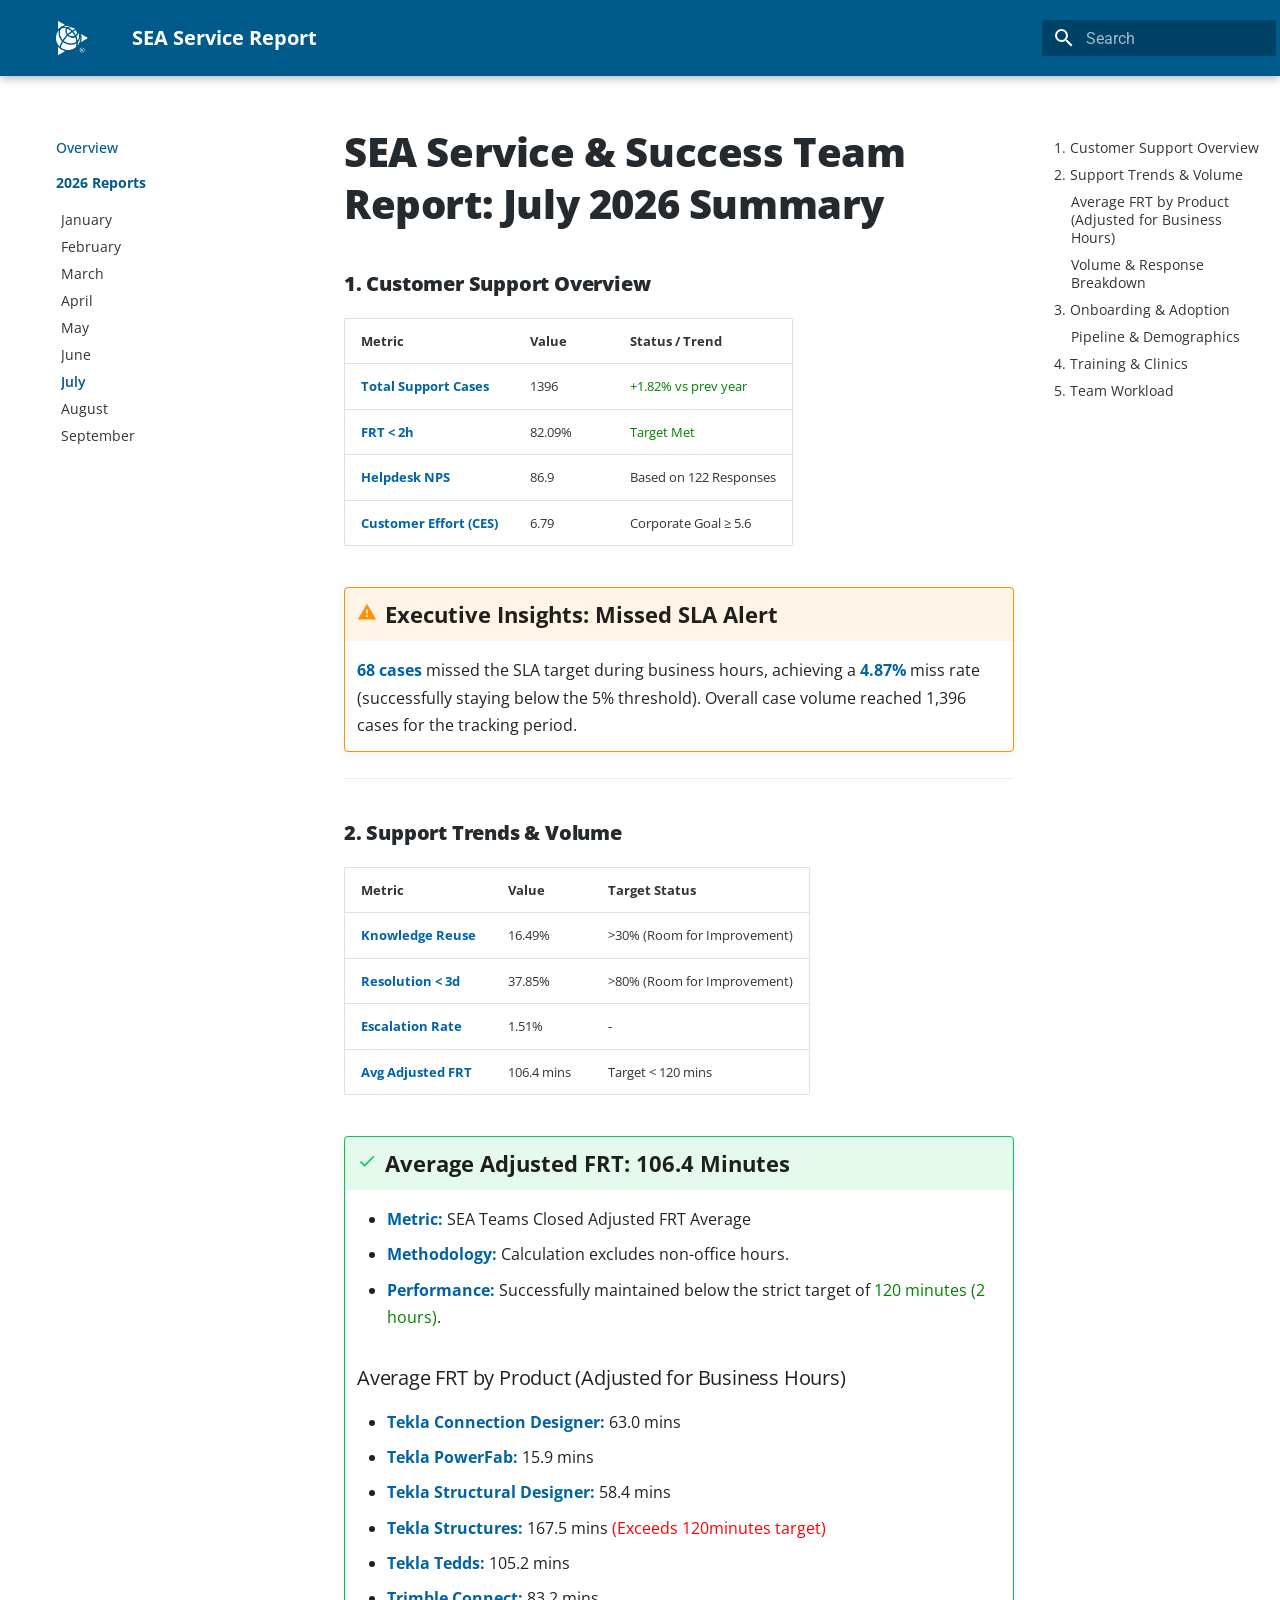
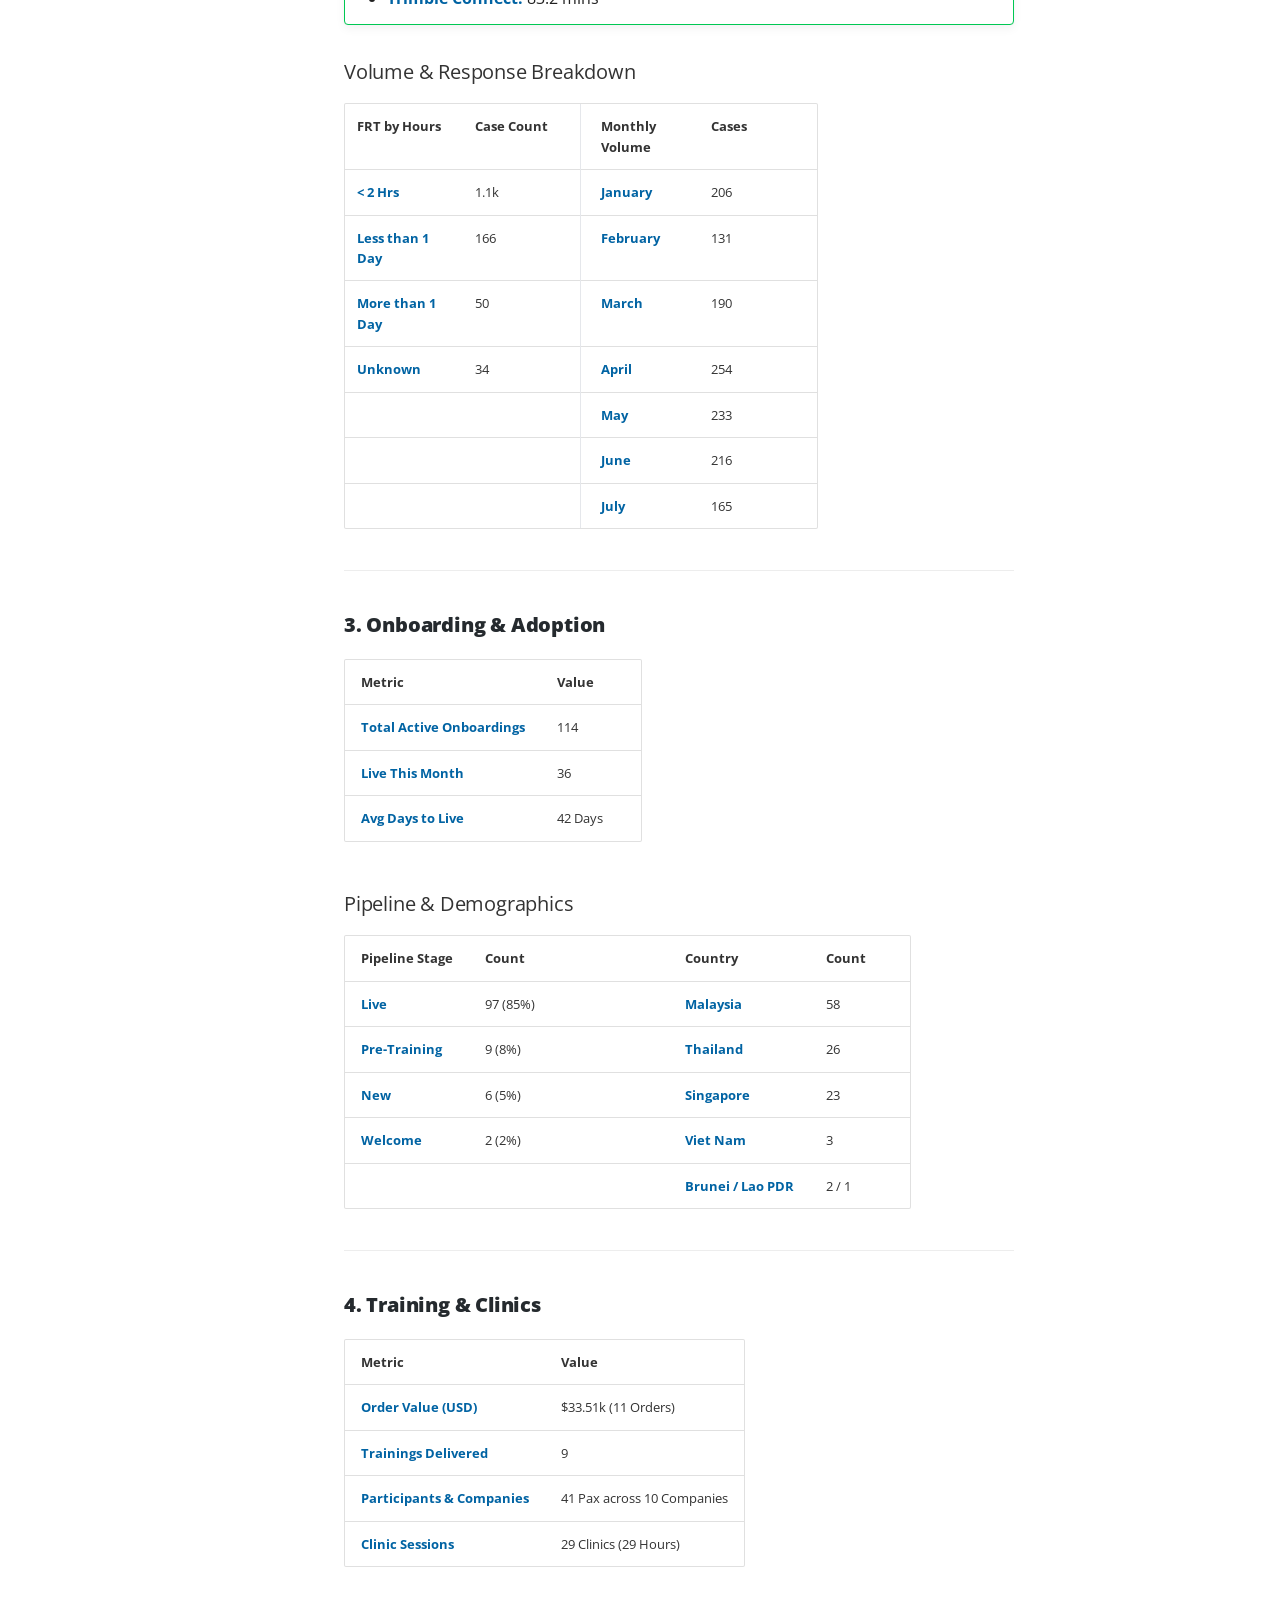
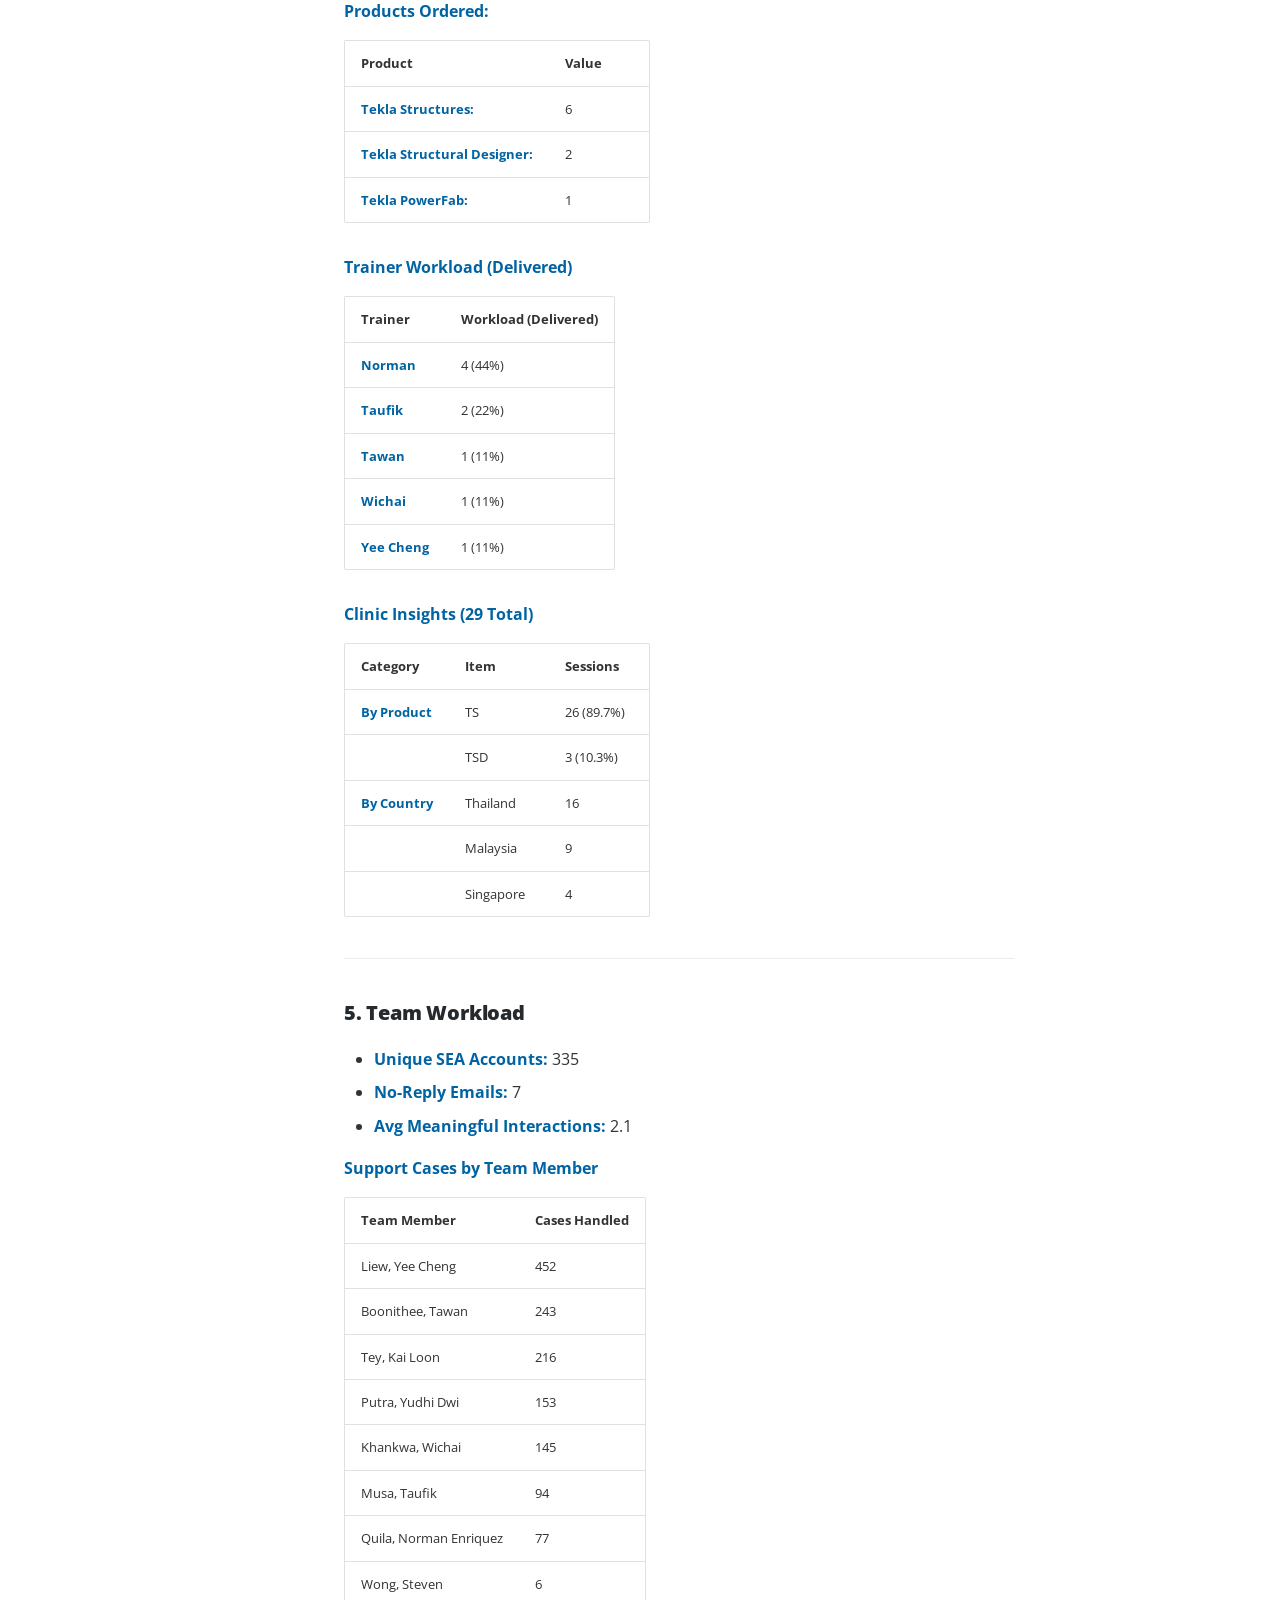
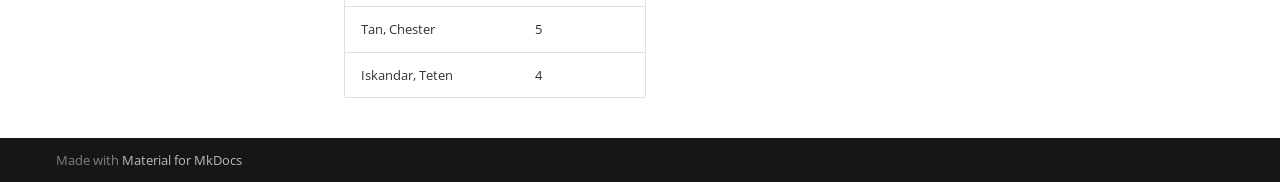
<file: 07-July/index.html>
<!doctype html>
<html lang="en" class="no-js">
  <head>
    
      <meta charset="utf-8">
      <meta name="viewport" content="width=device-width,initial-scale=1">
      
        <meta name="description" content="Support Team Report">
      
      
      
      
        <link rel="prev" href="../06-June/">
      
      
        <link rel="next" href="../08-August/">
      
      
        
      
      
      <link rel="icon" href="../assets/logo.png">
      <meta name="generator" content="mkdocs-1.6.1, mkdocs-material-9.7.7">
    
    
      
        <title>July - SEA Service Report</title>
      
    
    
      <link rel="stylesheet" href="../assets/stylesheets/main.ec1eaa64.min.css">
      
      


    
    
      
    
    
      
        
        
        <link rel="preconnect" href="https://fonts.gstatic.com" crossorigin>
        <link rel="stylesheet" href="https://fonts.googleapis.com/css?family=Roboto:300,300i,400,400i,700,700i%7CRoboto+Mono:400,400i,700,700i&display=fallback">
        <style>:root{--md-text-font:"Roboto";--md-code-font:"Roboto Mono"}</style>
      
    
    
      <link rel="stylesheet" href="../stylesheets/custom.css">
    
    <script>__md_scope=new URL("..",location),__md_hash=e=>[...e].reduce(((e,_)=>(e<<5)-e+_.charCodeAt(0)),0),__md_get=(e,_=localStorage,t=__md_scope)=>JSON.parse(_.getItem(t.pathname+"."+e)),__md_set=(e,_,t=localStorage,a=__md_scope)=>{try{t.setItem(a.pathname+"."+e,JSON.stringify(_))}catch(e){}}</script>
    
      

    
    
  </head>
  
  
    <body dir="ltr">
  
    
    <input class="md-toggle" data-md-toggle="drawer" type="checkbox" id="__drawer" autocomplete="off">
    <input class="md-toggle" data-md-toggle="search" type="checkbox" id="__search" autocomplete="off">
    <label class="md-overlay" for="__drawer"></label>
    <div data-md-component="skip">
      
        
        <a href="#sea-service-success-team-report-july-2026-summary" class="md-skip">
          Skip to content
        </a>
      
    </div>
    <div data-md-component="announce">
      
    </div>
    
    
      

  

<header class="md-header md-header--shadow" data-md-component="header">
  <nav class="md-header__inner md-grid" aria-label="Header">
    <a href=".." title="SEA Service Report" class="md-header__button md-logo" aria-label="SEA Service Report" data-md-component="logo">
      
  <img src="../assets/logo.png" alt="logo">

    </a>
    <label class="md-header__button md-icon" for="__drawer">
      
      <svg xmlns="http://www.w3.org/2000/svg" viewBox="0 0 24 24"><path d="M3 6h18v2H3zm0 5h18v2H3zm0 5h18v2H3z"/></svg>
    </label>
    <div class="md-header__title" data-md-component="header-title">
      <div class="md-header__ellipsis">
        <div class="md-header__topic">
          <span class="md-ellipsis">
            SEA Service Report
          </span>
        </div>
        <div class="md-header__topic" data-md-component="header-topic">
          <span class="md-ellipsis">
            
              July
            
          </span>
        </div>
      </div>
    </div>
    
    
      <script>var palette=__md_get("__palette");if(palette&&palette.color){if("(prefers-color-scheme)"===palette.color.media){var media=matchMedia("(prefers-color-scheme: light)"),input=document.querySelector(media.matches?"[data-md-color-media='(prefers-color-scheme: light)']":"[data-md-color-media='(prefers-color-scheme: dark)']");palette.color.media=input.getAttribute("data-md-color-media"),palette.color.scheme=input.getAttribute("data-md-color-scheme"),palette.color.primary=input.getAttribute("data-md-color-primary"),palette.color.accent=input.getAttribute("data-md-color-accent")}for(var[key,value]of Object.entries(palette.color))document.body.setAttribute("data-md-color-"+key,value)}</script>
    
    
    
      
      
        <label class="md-header__button md-icon" for="__search">
          
          <svg xmlns="http://www.w3.org/2000/svg" viewBox="0 0 24 24"><path d="M9.5 3A6.5 6.5 0 0 1 16 9.5c0 1.61-.59 3.09-1.56 4.23l.27.27h.79l5 5-1.5 1.5-5-5v-.79l-.27-.27A6.52 6.52 0 0 1 9.5 16 6.5 6.5 0 0 1 3 9.5 6.5 6.5 0 0 1 9.5 3m0 2C7 5 5 7 5 9.5S7 14 9.5 14 14 12 14 9.5 12 5 9.5 5"/></svg>
        </label>
        <div class="md-search" data-md-component="search" role="dialog">
  <label class="md-search__overlay" for="__search"></label>
  <div class="md-search__inner" role="search">
    <form class="md-search__form" name="search">
      <input type="text" class="md-search__input" name="query" aria-label="Search" placeholder="Search" autocapitalize="off" autocorrect="off" autocomplete="off" spellcheck="false" data-md-component="search-query" required>
      <label class="md-search__icon md-icon" for="__search">
        
        <svg xmlns="http://www.w3.org/2000/svg" viewBox="0 0 24 24"><path d="M9.5 3A6.5 6.5 0 0 1 16 9.5c0 1.61-.59 3.09-1.56 4.23l.27.27h.79l5 5-1.5 1.5-5-5v-.79l-.27-.27A6.52 6.52 0 0 1 9.5 16 6.5 6.5 0 0 1 3 9.5 6.5 6.5 0 0 1 9.5 3m0 2C7 5 5 7 5 9.5S7 14 9.5 14 14 12 14 9.5 12 5 9.5 5"/></svg>
        
        <svg xmlns="http://www.w3.org/2000/svg" viewBox="0 0 24 24"><path d="M20 11v2H8l5.5 5.5-1.42 1.42L4.16 12l7.92-7.92L13.5 5.5 8 11z"/></svg>
      </label>
      <nav class="md-search__options" aria-label="Search">
        
        <button type="reset" class="md-search__icon md-icon" title="Clear" aria-label="Clear" tabindex="-1">
          
          <svg xmlns="http://www.w3.org/2000/svg" viewBox="0 0 24 24"><path d="M19 6.41 17.59 5 12 10.59 6.41 5 5 6.41 10.59 12 5 17.59 6.41 19 12 13.41 17.59 19 19 17.59 13.41 12z"/></svg>
        </button>
      </nav>
      
        <div class="md-search__suggest" data-md-component="search-suggest"></div>
      
    </form>
    <div class="md-search__output">
      <div class="md-search__scrollwrap" tabindex="0" data-md-scrollfix>
        <div class="md-search-result" data-md-component="search-result">
          <div class="md-search-result__meta">
            Initializing search
          </div>
          <ol class="md-search-result__list" role="presentation"></ol>
        </div>
      </div>
    </div>
  </div>
</div>
      
    
    
  </nav>
  
</header>
    
    <div class="md-container" data-md-component="container">
      
      
        
          
        
      
      <main class="md-main" data-md-component="main">
        <div class="md-main__inner md-grid">
          
            
              
              <div class="md-sidebar md-sidebar--primary" data-md-component="sidebar" data-md-type="navigation" >
                <div class="md-sidebar__scrollwrap">
                  <div class="md-sidebar__inner">
                    



<nav class="md-nav md-nav--primary" aria-label="Navigation" data-md-level="0">
  <label class="md-nav__title" for="__drawer">
    <a href=".." title="SEA Service Report" class="md-nav__button md-logo" aria-label="SEA Service Report" data-md-component="logo">
      
  <img src="../assets/logo.png" alt="logo">

    </a>
    SEA Service Report
  </label>
  
  <ul class="md-nav__list" data-md-scrollfix>
    
      
      
  
  
  
  
    <li class="md-nav__item">
      <a href=".." class="md-nav__link">
        
  
  
  <span class="md-ellipsis">
    
  
    Overview
  

    
  </span>
  
  

      </a>
    </li>
  

    
      
      
  
  
    
  
  
  
    
    
    
    
      
        
        
      
    
    
    <li class="md-nav__item md-nav__item--active md-nav__item--section md-nav__item--nested">
      
        
        
        <input class="md-nav__toggle md-toggle " type="checkbox" id="__nav_2" checked>
        
          
          <label class="md-nav__link" for="__nav_2" id="__nav_2_label" tabindex="">
            
  
  
  <span class="md-ellipsis">
    
  
    2026 Reports
  

    
  </span>
  
  

            <span class="md-nav__icon md-icon"></span>
          </label>
        
        <nav class="md-nav" data-md-level="1" aria-labelledby="__nav_2_label" aria-expanded="true">
          <label class="md-nav__title" for="__nav_2">
            <span class="md-nav__icon md-icon"></span>
            
  
    2026 Reports
  

          </label>
          <ul class="md-nav__list" data-md-scrollfix>
            
              
                
  
  
  
  
    <li class="md-nav__item">
      <a href="../01-January/" class="md-nav__link">
        
  
  
  <span class="md-ellipsis">
    
  
    January
  

    
  </span>
  
  

      </a>
    </li>
  

              
            
              
                
  
  
  
  
    <li class="md-nav__item">
      <a href="../02-February/" class="md-nav__link">
        
  
  
  <span class="md-ellipsis">
    
  
    February
  

    
  </span>
  
  

      </a>
    </li>
  

              
            
              
                
  
  
  
  
    <li class="md-nav__item">
      <a href="../03-March/" class="md-nav__link">
        
  
  
  <span class="md-ellipsis">
    
  
    March
  

    
  </span>
  
  

      </a>
    </li>
  

              
            
              
                
  
  
  
  
    <li class="md-nav__item">
      <a href="../04-April/" class="md-nav__link">
        
  
  
  <span class="md-ellipsis">
    
  
    April
  

    
  </span>
  
  

      </a>
    </li>
  

              
            
              
                
  
  
  
  
    <li class="md-nav__item">
      <a href="../05-May/" class="md-nav__link">
        
  
  
  <span class="md-ellipsis">
    
  
    May
  

    
  </span>
  
  

      </a>
    </li>
  

              
            
              
                
  
  
  
  
    <li class="md-nav__item">
      <a href="../06-June/" class="md-nav__link">
        
  
  
  <span class="md-ellipsis">
    
  
    June
  

    
  </span>
  
  

      </a>
    </li>
  

              
            
              
                
  
  
    
  
  
  
    <li class="md-nav__item md-nav__item--active">
      
      <input class="md-nav__toggle md-toggle" type="checkbox" id="__toc">
      
      
        
      
      
        <label class="md-nav__link md-nav__link--active" for="__toc">
          
  
  
  <span class="md-ellipsis">
    
  
    July
  

    
  </span>
  
  

          <span class="md-nav__icon md-icon"></span>
        </label>
      
      <a href="./" class="md-nav__link md-nav__link--active">
        
  
  
  <span class="md-ellipsis">
    
  
    July
  

    
  </span>
  
  

      </a>
      
        

<nav class="md-nav md-nav--secondary" aria-label="Table of contents">
  
  
  
    
  
  
    <label class="md-nav__title" for="__toc">
      <span class="md-nav__icon md-icon"></span>
      Table of contents
    </label>
    <ul class="md-nav__list" data-md-component="toc" data-md-scrollfix>
      
        <li class="md-nav__item">
  <a href="#1-customer-support-overview" class="md-nav__link">
    <span class="md-ellipsis">
      
        1. Customer Support Overview
      
    </span>
  </a>
  
</li>
      
        <li class="md-nav__item">
  <a href="#2-support-trends-volume" class="md-nav__link">
    <span class="md-ellipsis">
      
        2. Support Trends &amp; Volume
      
    </span>
  </a>
  
    <nav class="md-nav" aria-label="2. Support Trends &amp; Volume">
      <ul class="md-nav__list">
        
          <li class="md-nav__item">
  <a href="#average-frt-by-product-adjusted-for-business-hours" class="md-nav__link">
    <span class="md-ellipsis">
      
        Average FRT by Product (Adjusted for Business Hours)
      
    </span>
  </a>
  
</li>
        
          <li class="md-nav__item">
  <a href="#volume-response-breakdown" class="md-nav__link">
    <span class="md-ellipsis">
      
        Volume &amp; Response Breakdown
      
    </span>
  </a>
  
</li>
        
      </ul>
    </nav>
  
</li>
      
        <li class="md-nav__item">
  <a href="#3-onboarding-adoption" class="md-nav__link">
    <span class="md-ellipsis">
      
        3. Onboarding &amp; Adoption
      
    </span>
  </a>
  
    <nav class="md-nav" aria-label="3. Onboarding &amp; Adoption">
      <ul class="md-nav__list">
        
          <li class="md-nav__item">
  <a href="#pipeline-demographics" class="md-nav__link">
    <span class="md-ellipsis">
      
        Pipeline &amp; Demographics
      
    </span>
  </a>
  
</li>
        
      </ul>
    </nav>
  
</li>
      
        <li class="md-nav__item">
  <a href="#4-training-clinics" class="md-nav__link">
    <span class="md-ellipsis">
      
        4. Training &amp; Clinics
      
    </span>
  </a>
  
</li>
      
        <li class="md-nav__item">
  <a href="#5-team-workload" class="md-nav__link">
    <span class="md-ellipsis">
      
        5. Team Workload
      
    </span>
  </a>
  
</li>
      
    </ul>
  
</nav>
      
    </li>
  

              
            
              
                
  
  
  
  
    <li class="md-nav__item">
      <a href="../08-August/" class="md-nav__link">
        
  
  
  <span class="md-ellipsis">
    
  
    August
  

    
  </span>
  
  

      </a>
    </li>
  

              
            
              
                
  
  
  
  
    <li class="md-nav__item">
      <a href="../09-September/" class="md-nav__link">
        
  
  
  <span class="md-ellipsis">
    
  
    September
  

    
  </span>
  
  

      </a>
    </li>
  

              
            
          </ul>
        </nav>
      
    </li>
  

    
  </ul>
</nav>
                  </div>
                </div>
              </div>
            
            
              
              <div class="md-sidebar md-sidebar--secondary" data-md-component="sidebar" data-md-type="toc" >
                <div class="md-sidebar__scrollwrap">
                  <div class="md-sidebar__inner">
                    

<nav class="md-nav md-nav--secondary" aria-label="Table of contents">
  
  
  
    
  
  
    <label class="md-nav__title" for="__toc">
      <span class="md-nav__icon md-icon"></span>
      Table of contents
    </label>
    <ul class="md-nav__list" data-md-component="toc" data-md-scrollfix>
      
        <li class="md-nav__item">
  <a href="#1-customer-support-overview" class="md-nav__link">
    <span class="md-ellipsis">
      
        1. Customer Support Overview
      
    </span>
  </a>
  
</li>
      
        <li class="md-nav__item">
  <a href="#2-support-trends-volume" class="md-nav__link">
    <span class="md-ellipsis">
      
        2. Support Trends &amp; Volume
      
    </span>
  </a>
  
    <nav class="md-nav" aria-label="2. Support Trends &amp; Volume">
      <ul class="md-nav__list">
        
          <li class="md-nav__item">
  <a href="#average-frt-by-product-adjusted-for-business-hours" class="md-nav__link">
    <span class="md-ellipsis">
      
        Average FRT by Product (Adjusted for Business Hours)
      
    </span>
  </a>
  
</li>
        
          <li class="md-nav__item">
  <a href="#volume-response-breakdown" class="md-nav__link">
    <span class="md-ellipsis">
      
        Volume &amp; Response Breakdown
      
    </span>
  </a>
  
</li>
        
      </ul>
    </nav>
  
</li>
      
        <li class="md-nav__item">
  <a href="#3-onboarding-adoption" class="md-nav__link">
    <span class="md-ellipsis">
      
        3. Onboarding &amp; Adoption
      
    </span>
  </a>
  
    <nav class="md-nav" aria-label="3. Onboarding &amp; Adoption">
      <ul class="md-nav__list">
        
          <li class="md-nav__item">
  <a href="#pipeline-demographics" class="md-nav__link">
    <span class="md-ellipsis">
      
        Pipeline &amp; Demographics
      
    </span>
  </a>
  
</li>
        
      </ul>
    </nav>
  
</li>
      
        <li class="md-nav__item">
  <a href="#4-training-clinics" class="md-nav__link">
    <span class="md-ellipsis">
      
        4. Training &amp; Clinics
      
    </span>
  </a>
  
</li>
      
        <li class="md-nav__item">
  <a href="#5-team-workload" class="md-nav__link">
    <span class="md-ellipsis">
      
        5. Team Workload
      
    </span>
  </a>
  
</li>
      
    </ul>
  
</nav>
                  </div>
                </div>
              </div>
            
          
          
            <div class="md-content" data-md-component="content">
              
              <article class="md-content__inner md-typeset">
                
                  



<h1 id="sea-service-success-team-report-july-2026-summary">SEA Service &amp; Success Team Report: July 2026 Summary</h1>
<h2 id="1-customer-support-overview">1. Customer Support Overview</h2>
<table>
<thead>
<tr>
<th style="text-align: left;">Metric</th>
<th style="text-align: left;">Value</th>
<th style="text-align: left;">Status / Trend</th>
</tr>
</thead>
<tbody>
<tr>
<td style="text-align: left;"><strong>Total Support Cases</strong></td>
<td style="text-align: left;">1396</td>
<td style="text-align: left;"><span style="color:green">+1.82% vs prev year</span></td>
</tr>
<tr>
<td style="text-align: left;"><strong>FRT &lt; 2h</strong></td>
<td style="text-align: left;">82.09%</td>
<td style="text-align: left;"><span style="color:green">Target Met</span></td>
</tr>
<tr>
<td style="text-align: left;"><strong>Helpdesk NPS</strong></td>
<td style="text-align: left;">86.9</td>
<td style="text-align: left;">Based on 122 Responses</td>
</tr>
<tr>
<td style="text-align: left;"><strong>Customer Effort (CES)</strong></td>
<td style="text-align: left;">6.79</td>
<td style="text-align: left;">Corporate Goal &ge; 5.6</td>
</tr>
</tbody>
</table>
<div class="admonition warning">
<p class="admonition-title">Executive Insights: Missed SLA Alert</p>
<p><strong>68 cases</strong> missed the SLA target during business hours, achieving a <strong>4.87%</strong> miss rate (successfully staying below the 5% threshold). Overall case volume reached 1,396 cases for the tracking period.</p>
</div>
<hr />
<h2 id="2-support-trends-volume">2. Support Trends &amp; Volume</h2>
<table>
<thead>
<tr>
<th style="text-align: left;">Metric</th>
<th style="text-align: left;">Value</th>
<th style="text-align: left;">Target Status</th>
</tr>
</thead>
<tbody>
<tr>
<td style="text-align: left;"><strong>Knowledge Reuse</strong></td>
<td style="text-align: left;">16.49%</td>
<td style="text-align: left;">&gt;30% (Room for Improvement)</td>
</tr>
<tr>
<td style="text-align: left;"><strong>Resolution &lt; 3d</strong></td>
<td style="text-align: left;">37.85%</td>
<td style="text-align: left;">&gt;80% (Room for Improvement)</td>
</tr>
<tr>
<td style="text-align: left;"><strong>Escalation Rate</strong></td>
<td style="text-align: left;">1.51%</td>
<td style="text-align: left;">-</td>
</tr>
<tr>
<td style="text-align: left;"><strong>Avg Adjusted FRT</strong></td>
<td style="text-align: left;">106.4 mins</td>
<td style="text-align: left;">Target &lt; 120 mins</td>
</tr>
</tbody>
</table>
<div class="admonition success">
<p class="admonition-title">Average Adjusted FRT: 106.4 Minutes</p>
<ul>
<li><strong>Metric:</strong> SEA Teams Closed Adjusted FRT Average</li>
<li><strong>Methodology:</strong> Calculation excludes non-office hours.</li>
<li><strong>Performance:</strong> Successfully maintained below the strict target of <span style="color:green">120 minutes (2 hours)</span>.</li>
</ul>
<h3 id="average-frt-by-product-adjusted-for-business-hours">Average FRT by Product (Adjusted for Business Hours)</h3>
<ul>
<li><strong>Tekla Connection Designer:</strong> 63.0 mins</li>
<li><strong>Tekla PowerFab:</strong> 15.9 mins</li>
<li><strong>Tekla Structural Designer:</strong> 58.4 mins</li>
<li><strong>Tekla Structures:</strong> 167.5 mins <span style="color:red">(Exceeds 120minutes target)</span></li>
<li><strong>Tekla Tedds:</strong> 105.2 mins</li>
<li><strong>Trimble Connect:</strong> 83.2 mins</li>
</ul>
</div>
<h3 id="volume-response-breakdown">Volume &amp; Response Breakdown</h3>
<table style="width: 100%; text-align: left; border-collapse: collapse;">
  <thead>
    <tr style="border-bottom: 1px solid #e5e7eb;">
      <th style="padding: 12px; width: 25%;">FRT by Hours</th>
      <th style="padding: 12px; width: 25%; border-right: 1px solid #e5e7eb;">Case Count</th>
      <th style="padding: 12px; width: 25%; padding-left: 20px;">Monthly Volume</th>
      <th style="padding: 12px; width: 25%;">Cases</th>
    </tr>
  </thead>
  <tbody>
    <tr style="border-bottom: 1px solid #e5e7eb;">
      <td style="padding: 12px; font-weight: bold; color: #0063a3;">&lt; 2 Hrs</td>
      <td style="padding: 12px; border-right: 1px solid #e5e7eb;">1.1k</td>
      <td style="padding: 12px; padding-left: 20px; font-weight: bold; color: #0063a3;">January</td>
      <td style="padding: 12px;">206</td>
    </tr>
    <tr style="border-bottom: 1px solid #e5e7eb;">
      <td style="padding: 12px; font-weight: bold; color: #0063a3;">Less than 1 Day</td>
      <td style="padding: 12px; border-right: 1px solid #e5e7eb;">166</td>
      <td style="padding: 12px; padding-left: 20px; font-weight: bold; color: #0063a3;">February</td>
      <td style="padding: 12px;">131</td>
    </tr>
    <tr style="border-bottom: 1px solid #e5e7eb;">
      <td style="padding: 12px; font-weight: bold; color: #0063a3;">More than 1 Day</td>
      <td style="padding: 12px; border-right: 1px solid #e5e7eb;">50</td>
      <td style="padding: 12px; padding-left: 20px; font-weight: bold; color: #0063a3;">March</td>
      <td style="padding: 12px;">190</td>
    </tr>
    <tr style="border-bottom: 1px solid #e5e7eb;">
      <td style="padding: 12px; font-weight: bold; color: #0063a3;">Unknown</td>
      <td style="padding: 12px; border-right: 1px solid #e5e7eb;">34</td>
      <td style="padding: 12px; padding-left: 20px; font-weight: bold; color: #0063a3;">April</td>
      <td style="padding: 12px;">254</td>
    </tr>
    <tr style="border-bottom: 1px solid #e5e7eb;">
      <td style="padding: 12px;"></td>
      <td style="padding: 12px; border-right: 1px solid #e5e7eb;"></td>
      <td style="padding: 12px; padding-left: 20px; font-weight: bold; color: #0063a3;">May</td>
      <td style="padding: 12px;">233</td>
    </tr>
    <tr style="border-bottom: 1px solid #e5e7eb;">
      <td style="padding: 12px;"></td>
      <td style="padding: 12px; border-right: 1px solid #e5e7eb;"></td>
      <td style="padding: 12px; padding-left: 20px; font-weight: bold; color: #0063a3;">June</td>
      <td style="padding: 12px;">216</td>
    </tr>
    <tr>
      <td style="padding: 12px;"></td>
      <td style="padding: 12px; border-right: 1px solid #e5e7eb;"></td>
      <td style="padding: 12px; padding-left: 20px; font-weight: bold; color: #0063a3;">July</td>
      <td style="padding: 12px;">165</td>
    </tr>
  </tbody>
</table>

<hr />
<h2 id="3-onboarding-adoption">3. Onboarding &amp; Adoption</h2>
<table>
<thead>
<tr>
<th style="text-align: left;">Metric</th>
<th style="text-align: left;">Value</th>
</tr>
</thead>
<tbody>
<tr>
<td style="text-align: left;"><strong>Total Active Onboardings</strong></td>
<td style="text-align: left;">114</td>
</tr>
<tr>
<td style="text-align: left;"><strong>Live This Month</strong></td>
<td style="text-align: left;">36</td>
</tr>
<tr>
<td style="text-align: left;"><strong>Avg Days to Live</strong></td>
<td style="text-align: left;">42 Days</td>
</tr>
</tbody>
</table>
<h3 id="pipeline-demographics">Pipeline &amp; Demographics</h3>
<table>
<thead>
<tr>
<th style="text-align: left;">Pipeline Stage</th>
<th style="text-align: left;">Count</th>
<th style="text-align: left;"></th>
<th style="text-align: left;">Country</th>
<th style="text-align: left;">Count</th>
</tr>
</thead>
<tbody>
<tr>
<td style="text-align: left;"><strong>Live</strong></td>
<td style="text-align: left;">97 (85%)</td>
<td style="text-align: left;"></td>
<td style="text-align: left;"><strong>Malaysia</strong></td>
<td style="text-align: left;">58</td>
</tr>
<tr>
<td style="text-align: left;"><strong>Pre-Training</strong></td>
<td style="text-align: left;">9 (8%)</td>
<td style="text-align: left;"></td>
<td style="text-align: left;"><strong>Thailand</strong></td>
<td style="text-align: left;">26</td>
</tr>
<tr>
<td style="text-align: left;"><strong>New</strong></td>
<td style="text-align: left;">6 (5%)</td>
<td style="text-align: left;"></td>
<td style="text-align: left;"><strong>Singapore</strong></td>
<td style="text-align: left;">23</td>
</tr>
<tr>
<td style="text-align: left;"><strong>Welcome</strong></td>
<td style="text-align: left;">2 (2%)</td>
<td style="text-align: left;"></td>
<td style="text-align: left;"><strong>Viet Nam</strong></td>
<td style="text-align: left;">3</td>
</tr>
<tr>
<td style="text-align: left;"></td>
<td style="text-align: left;"></td>
<td style="text-align: left;"></td>
<td style="text-align: left;"><strong>Brunei / Lao PDR</strong></td>
<td style="text-align: left;">2 / 1</td>
</tr>
</tbody>
</table>
<hr />
<h2 id="4-training-clinics">4. Training &amp; Clinics</h2>
<table>
<thead>
<tr>
<th style="text-align: left;">Metric</th>
<th style="text-align: left;">Value</th>
</tr>
</thead>
<tbody>
<tr>
<td style="text-align: left;"><strong>Order Value (USD)</strong></td>
<td style="text-align: left;">$33.51k (11 Orders)</td>
</tr>
<tr>
<td style="text-align: left;"><strong>Trainings Delivered</strong></td>
<td style="text-align: left;">9</td>
</tr>
<tr>
<td style="text-align: left;"><strong>Participants &amp; Companies</strong></td>
<td style="text-align: left;">41 Pax across 10 Companies</td>
</tr>
<tr>
<td style="text-align: left;"><strong>Clinic Sessions</strong></td>
<td style="text-align: left;">29 Clinics (29 Hours)</td>
</tr>
</tbody>
</table>
<p><strong>Products Ordered:</strong></p>
<table>
<thead>
<tr>
<th style="text-align: left;">Product</th>
<th style="text-align: left;">Value</th>
</tr>
</thead>
<tbody>
<tr>
<td style="text-align: left;"><strong>Tekla Structures:</strong></td>
<td style="text-align: left;">6</td>
</tr>
<tr>
<td style="text-align: left;"><strong>Tekla Structural Designer:</strong></td>
<td style="text-align: left;">2</td>
</tr>
<tr>
<td style="text-align: left;"><strong>Tekla PowerFab:</strong></td>
<td style="text-align: left;">1</td>
</tr>
</tbody>
</table>
<p><strong>Trainer Workload (Delivered)</strong></p>
<table>
<thead>
<tr>
<th style="text-align: left;">Trainer</th>
<th style="text-align: left;">Workload (Delivered)</th>
</tr>
</thead>
<tbody>
<tr>
<td style="text-align: left;"><strong>Norman</strong></td>
<td style="text-align: left;">4 (44%)</td>
</tr>
<tr>
<td style="text-align: left;"><strong>Taufik</strong></td>
<td style="text-align: left;">2 (22%)</td>
</tr>
<tr>
<td style="text-align: left;"><strong>Tawan</strong></td>
<td style="text-align: left;">1 (11%)</td>
</tr>
<tr>
<td style="text-align: left;"><strong>Wichai</strong></td>
<td style="text-align: left;">1 (11%)</td>
</tr>
<tr>
<td style="text-align: left;"><strong>Yee Cheng</strong></td>
<td style="text-align: left;">1 (11%)</td>
</tr>
</tbody>
</table>
<p><strong>Clinic Insights (29 Total)</strong></p>
<table>
<thead>
<tr>
<th style="text-align: left;">Category</th>
<th style="text-align: left;">Item</th>
<th style="text-align: left;">Sessions</th>
</tr>
</thead>
<tbody>
<tr>
<td style="text-align: left;"><strong>By Product</strong></td>
<td style="text-align: left;">TS</td>
<td style="text-align: left;">26 (89.7%)</td>
</tr>
<tr>
<td style="text-align: left;"></td>
<td style="text-align: left;">TSD</td>
<td style="text-align: left;">3 (10.3%)</td>
</tr>
<tr>
<td style="text-align: left;"><strong>By Country</strong></td>
<td style="text-align: left;">Thailand</td>
<td style="text-align: left;">16</td>
</tr>
<tr>
<td style="text-align: left;"></td>
<td style="text-align: left;">Malaysia</td>
<td style="text-align: left;">9</td>
</tr>
<tr>
<td style="text-align: left;"></td>
<td style="text-align: left;">Singapore</td>
<td style="text-align: left;">4</td>
</tr>
</tbody>
</table>
<hr />
<h2 id="5-team-workload">5. Team Workload</h2>
<ul>
<li><strong>Unique SEA Accounts:</strong> 335</li>
<li><strong>No-Reply Emails:</strong> 7</li>
<li><strong>Avg Meaningful Interactions:</strong> 2.1</li>
</ul>
<p><strong>Support Cases by Team Member</strong></p>
<table>
<thead>
<tr>
<th style="text-align: left;">Team Member</th>
<th style="text-align: left;">Cases Handled</th>
</tr>
</thead>
<tbody>
<tr>
<td style="text-align: left;">Liew, Yee Cheng</td>
<td style="text-align: left;">452</td>
</tr>
<tr>
<td style="text-align: left;">Boonithee, Tawan</td>
<td style="text-align: left;">243</td>
</tr>
<tr>
<td style="text-align: left;">Tey, Kai Loon</td>
<td style="text-align: left;">216</td>
</tr>
<tr>
<td style="text-align: left;">Putra, Yudhi Dwi</td>
<td style="text-align: left;">153</td>
</tr>
<tr>
<td style="text-align: left;">Khankwa, Wichai</td>
<td style="text-align: left;">145</td>
</tr>
<tr>
<td style="text-align: left;">Musa, Taufik</td>
<td style="text-align: left;">94</td>
</tr>
<tr>
<td style="text-align: left;">Quila, Norman Enriquez</td>
<td style="text-align: left;">77</td>
</tr>
<tr>
<td style="text-align: left;">Wong, Steven</td>
<td style="text-align: left;">6</td>
</tr>
<tr>
<td style="text-align: left;">Tan, Chester</td>
<td style="text-align: left;">5</td>
</tr>
<tr>
<td style="text-align: left;">Iskandar, Teten</td>
<td style="text-align: left;">4</td>
</tr>
</tbody>
</table>







  
  






                
              </article>
            </div>
          
          
<script>var target=document.getElementById(location.hash.slice(1));target&&target.name&&(target.checked=target.name.startsWith("__tabbed_"))</script>
        </div>
        
      </main>
      
        <footer class="md-footer">
  
  <div class="md-footer-meta md-typeset">
    <div class="md-footer-meta__inner md-grid">
      <div class="md-copyright">
  
  
    Made with
    <a href="https://squidfunk.github.io/mkdocs-material/" target="_blank" rel="noopener">
      Material for MkDocs
    </a>
  
</div>
      
    </div>
  </div>
</footer>
      
    </div>
    <div class="md-dialog" data-md-component="dialog">
      <div class="md-dialog__inner md-typeset"></div>
    </div>
    
    
    
      
      
      <script id="__config" type="application/json">{"annotate": null, "base": "..", "features": ["navigation.sections", "navigation.expand", "search.suggest", "search.highlight", "content.code.copy"], "search": "../assets/javascripts/workers/search.2c215733.min.js", "tags": null, "translations": {"clipboard.copied": "Copied to clipboard", "clipboard.copy": "Copy to clipboard", "search.result.more.one": "1 more on this page", "search.result.more.other": "# more on this page", "search.result.none": "No matching documents", "search.result.one": "1 matching document", "search.result.other": "# matching documents", "search.result.placeholder": "Type to start searching", "search.result.term.missing": "Missing", "select.version": "Select version"}, "version": null}</script>
    
    
      <script src="../assets/javascripts/bundle.d7400e89.min.js"></script>
      
        <script src="../javascripts/extra.js"></script>
      
    
  </body>
</html>
</file>
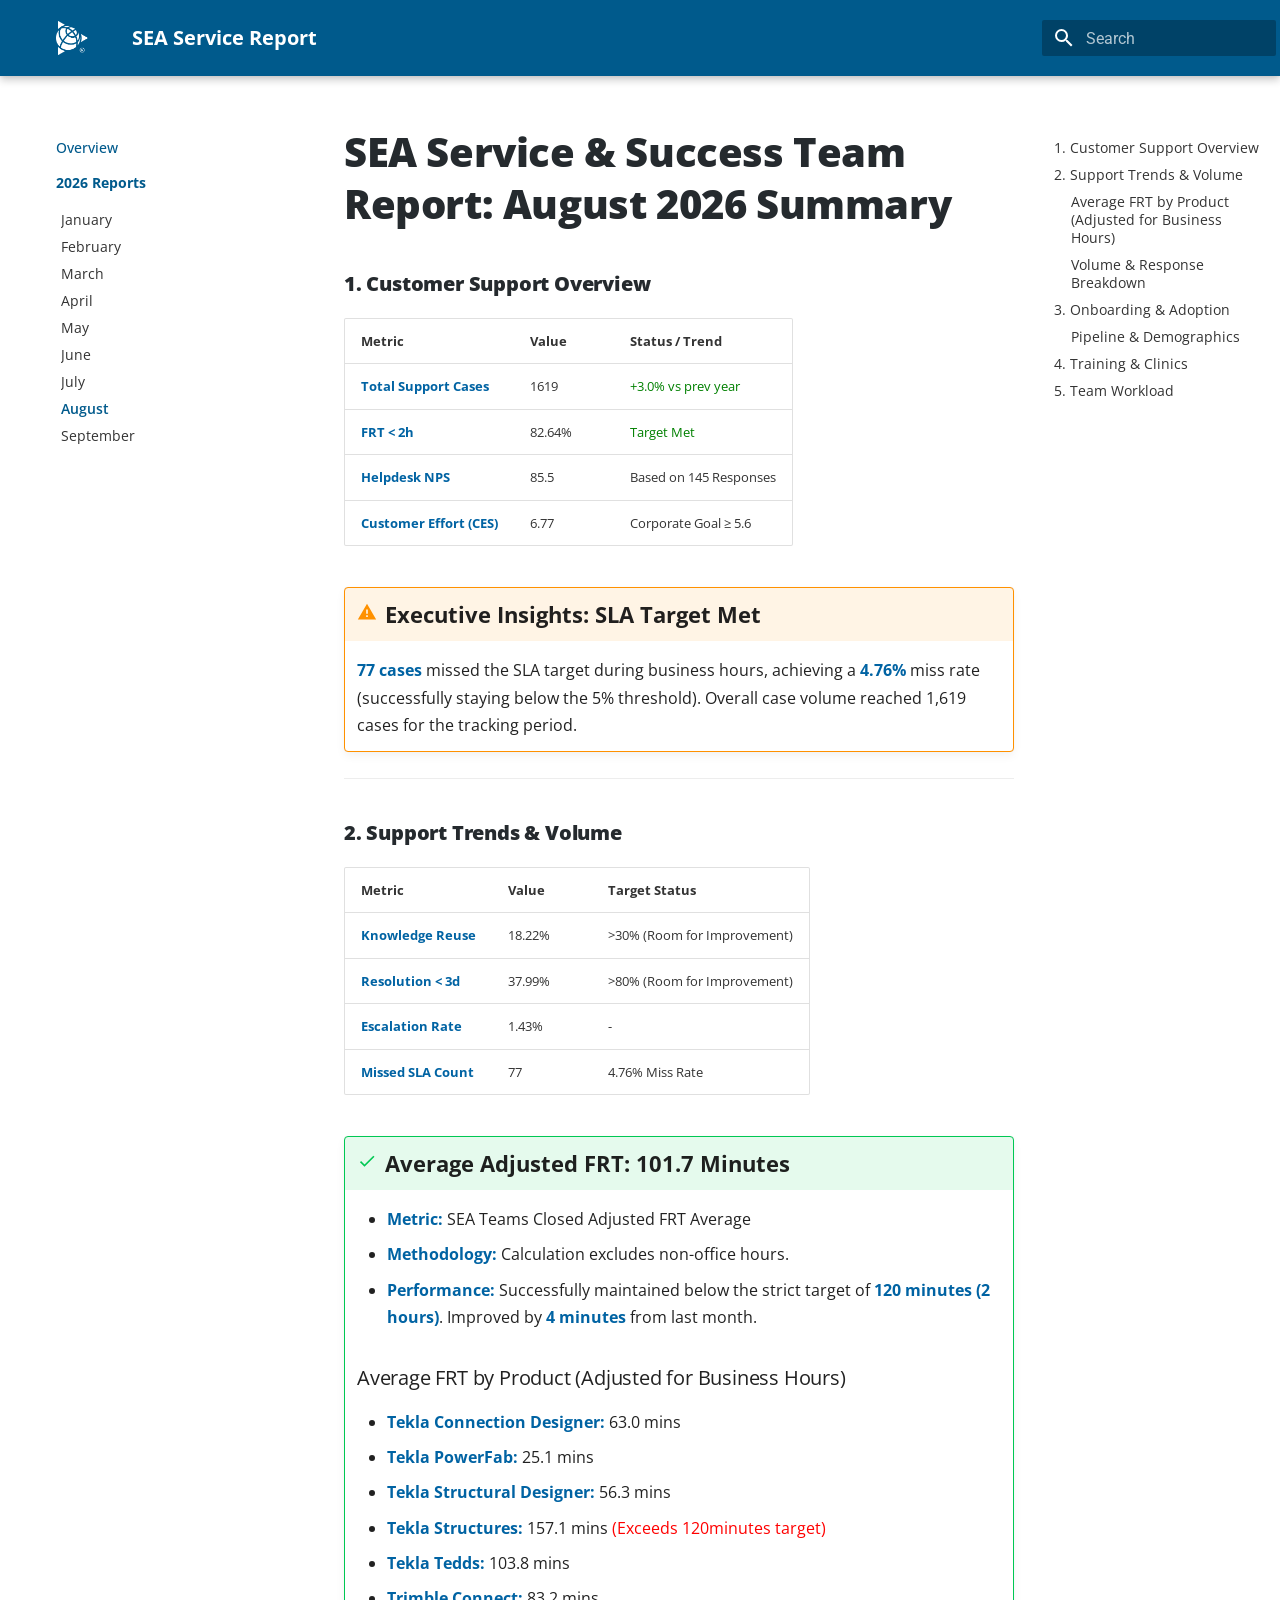
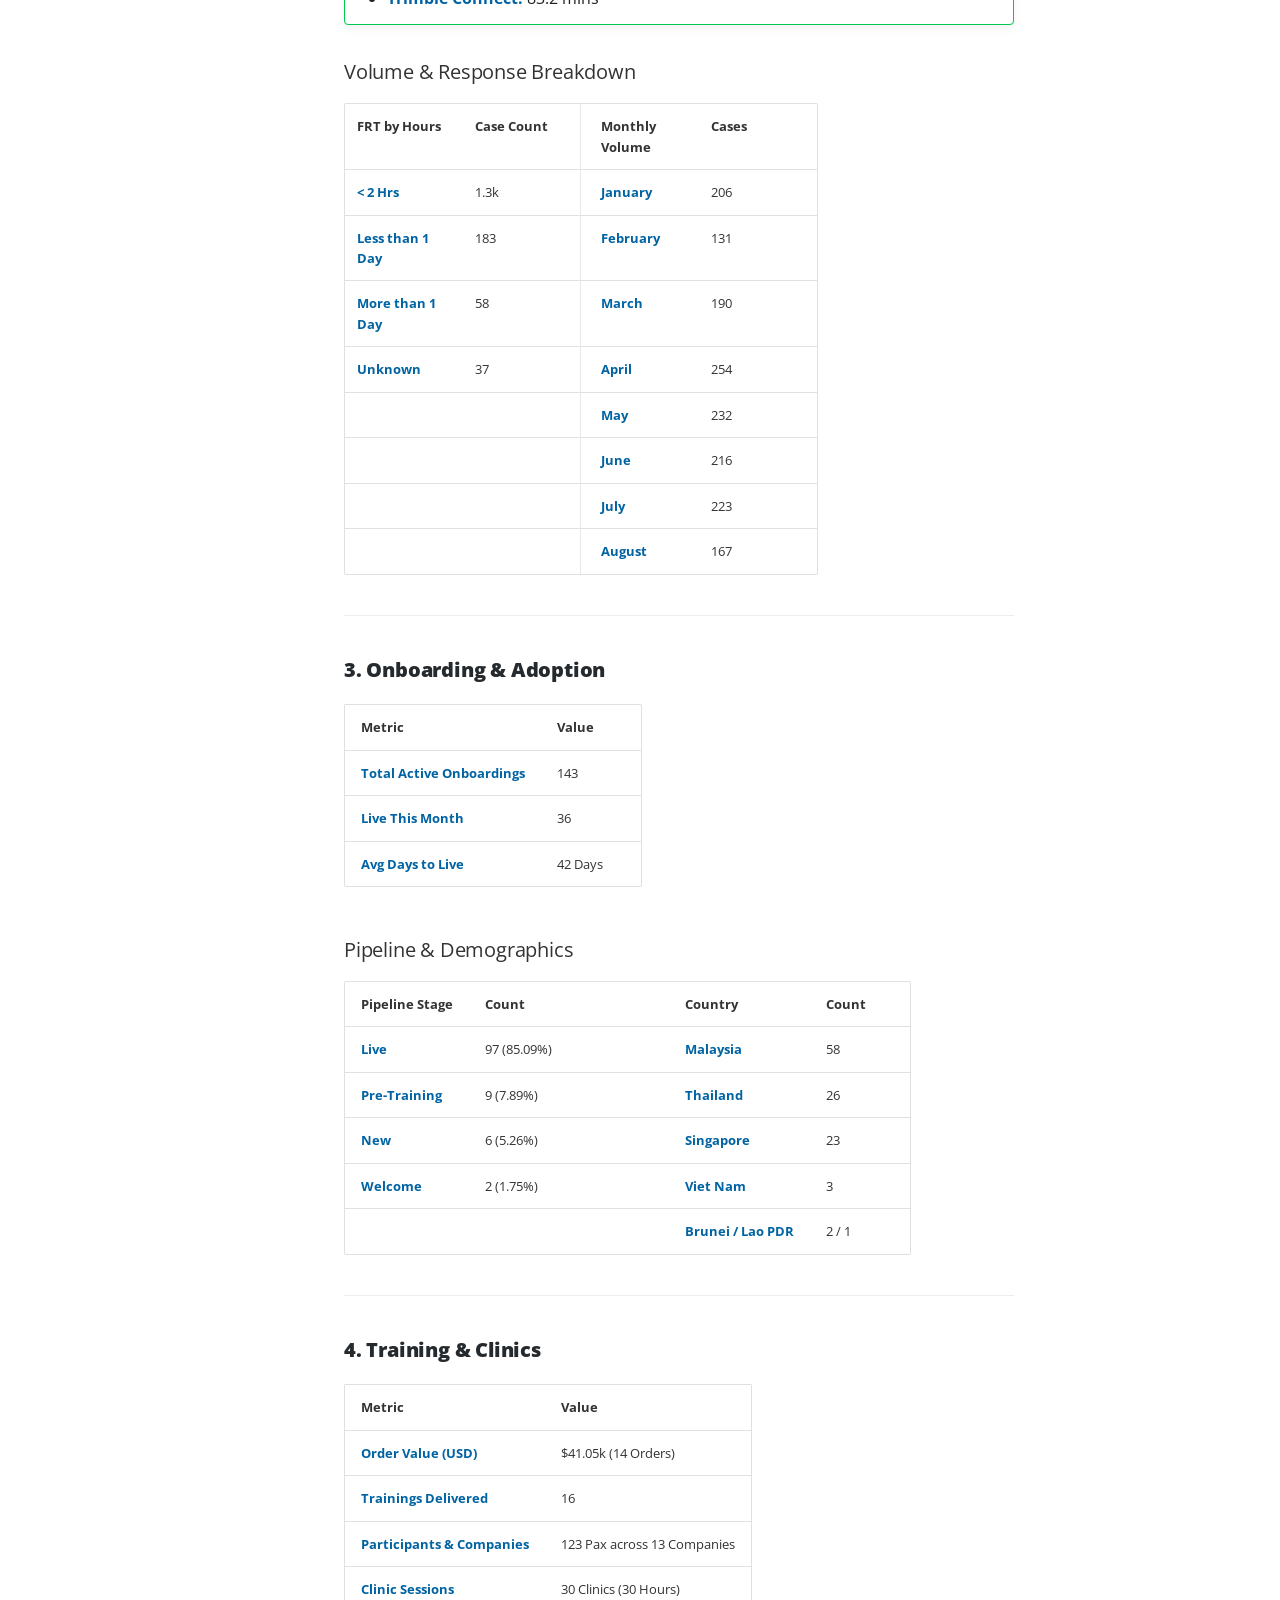
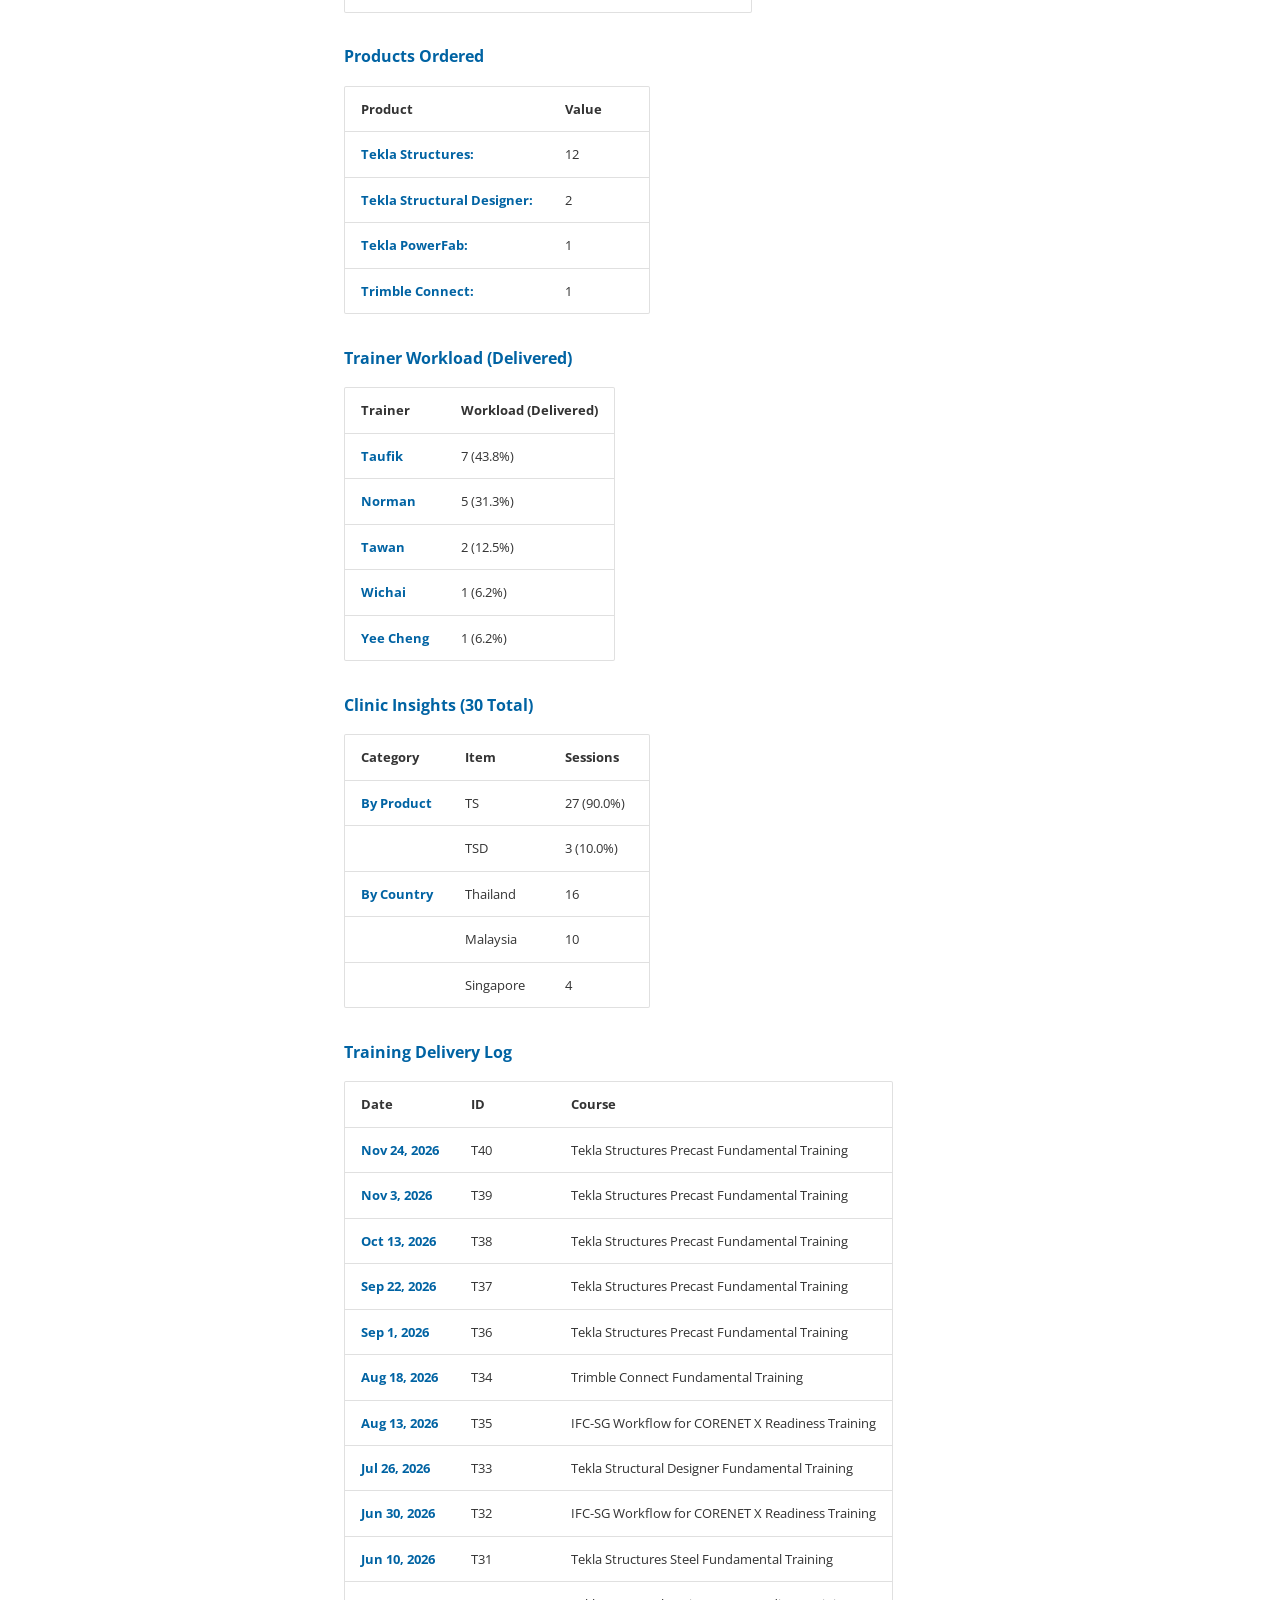
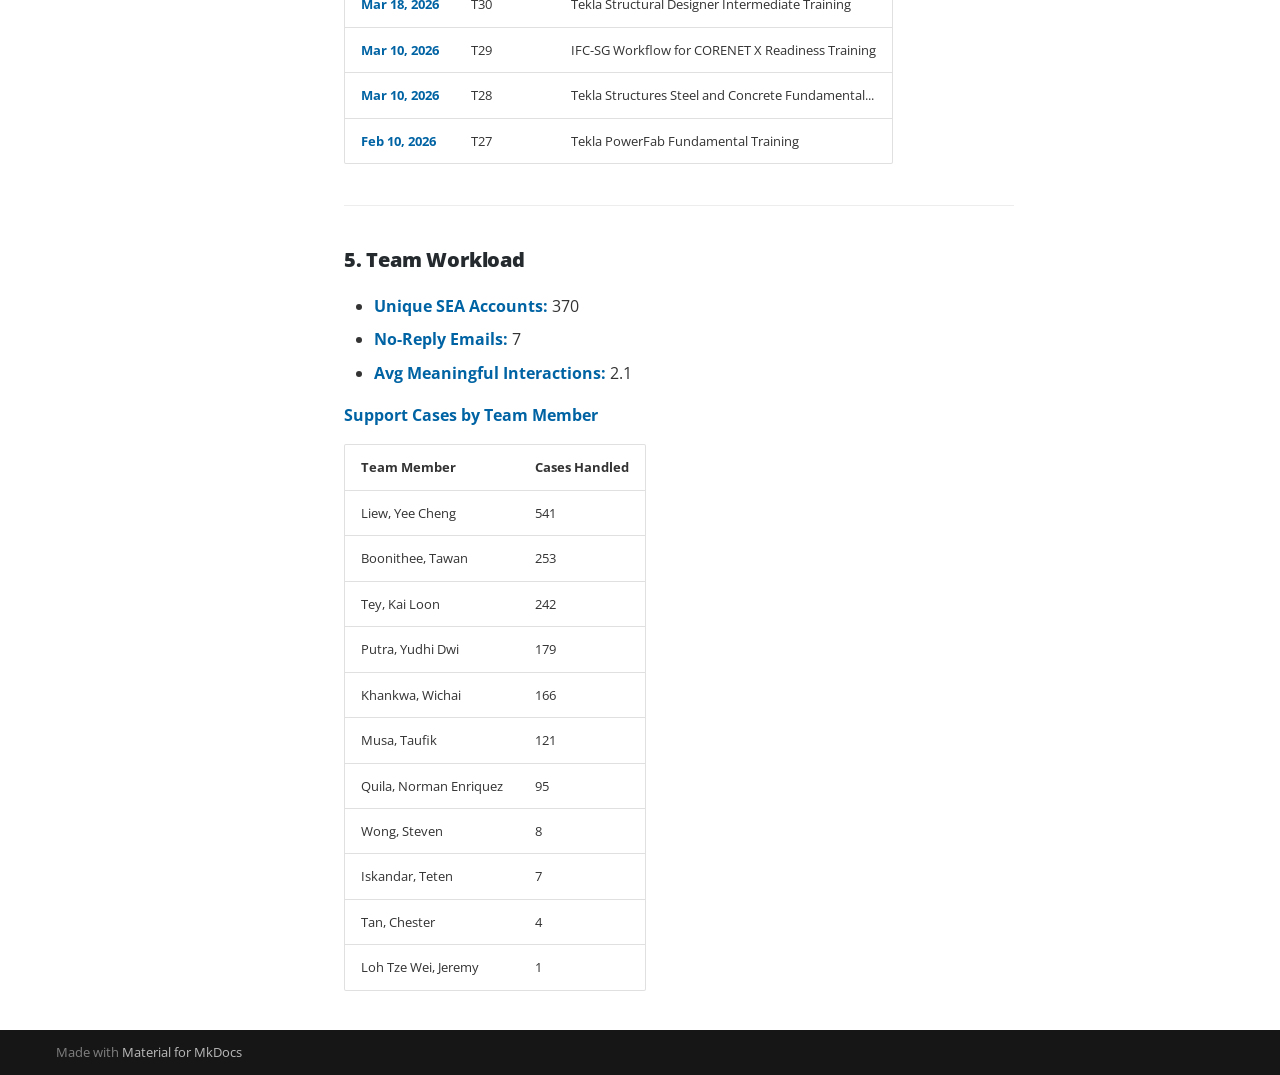
<file: 08-August/index.html>
<!doctype html>
<html lang="en" class="no-js">
  <head>
    
      <meta charset="utf-8">
      <meta name="viewport" content="width=device-width,initial-scale=1">
      
        <meta name="description" content="Support Team Report">
      
      
      
      
        <link rel="prev" href="../07-July/">
      
      
        <link rel="next" href="../09-September/">
      
      
        
      
      
      <link rel="icon" href="../assets/logo.png">
      <meta name="generator" content="mkdocs-1.6.1, mkdocs-material-9.7.7">
    
    
      
        <title>August - SEA Service Report</title>
      
    
    
      <link rel="stylesheet" href="../assets/stylesheets/main.ec1eaa64.min.css">
      
      


    
    
      
    
    
      
        
        
        <link rel="preconnect" href="https://fonts.gstatic.com" crossorigin>
        <link rel="stylesheet" href="https://fonts.googleapis.com/css?family=Roboto:300,300i,400,400i,700,700i%7CRoboto+Mono:400,400i,700,700i&display=fallback">
        <style>:root{--md-text-font:"Roboto";--md-code-font:"Roboto Mono"}</style>
      
    
    
      <link rel="stylesheet" href="../stylesheets/custom.css">
    
    <script>__md_scope=new URL("..",location),__md_hash=e=>[...e].reduce(((e,_)=>(e<<5)-e+_.charCodeAt(0)),0),__md_get=(e,_=localStorage,t=__md_scope)=>JSON.parse(_.getItem(t.pathname+"."+e)),__md_set=(e,_,t=localStorage,a=__md_scope)=>{try{t.setItem(a.pathname+"."+e,JSON.stringify(_))}catch(e){}}</script>
    
      

    
    
  </head>
  
  
    <body dir="ltr">
  
    
    <input class="md-toggle" data-md-toggle="drawer" type="checkbox" id="__drawer" autocomplete="off">
    <input class="md-toggle" data-md-toggle="search" type="checkbox" id="__search" autocomplete="off">
    <label class="md-overlay" for="__drawer"></label>
    <div data-md-component="skip">
      
        
        <a href="#sea-service-success-team-report-august-2026-summary" class="md-skip">
          Skip to content
        </a>
      
    </div>
    <div data-md-component="announce">
      
    </div>
    
    
      

  

<header class="md-header md-header--shadow" data-md-component="header">
  <nav class="md-header__inner md-grid" aria-label="Header">
    <a href=".." title="SEA Service Report" class="md-header__button md-logo" aria-label="SEA Service Report" data-md-component="logo">
      
  <img src="../assets/logo.png" alt="logo">

    </a>
    <label class="md-header__button md-icon" for="__drawer">
      
      <svg xmlns="http://www.w3.org/2000/svg" viewBox="0 0 24 24"><path d="M3 6h18v2H3zm0 5h18v2H3zm0 5h18v2H3z"/></svg>
    </label>
    <div class="md-header__title" data-md-component="header-title">
      <div class="md-header__ellipsis">
        <div class="md-header__topic">
          <span class="md-ellipsis">
            SEA Service Report
          </span>
        </div>
        <div class="md-header__topic" data-md-component="header-topic">
          <span class="md-ellipsis">
            
              August
            
          </span>
        </div>
      </div>
    </div>
    
    
      <script>var palette=__md_get("__palette");if(palette&&palette.color){if("(prefers-color-scheme)"===palette.color.media){var media=matchMedia("(prefers-color-scheme: light)"),input=document.querySelector(media.matches?"[data-md-color-media='(prefers-color-scheme: light)']":"[data-md-color-media='(prefers-color-scheme: dark)']");palette.color.media=input.getAttribute("data-md-color-media"),palette.color.scheme=input.getAttribute("data-md-color-scheme"),palette.color.primary=input.getAttribute("data-md-color-primary"),palette.color.accent=input.getAttribute("data-md-color-accent")}for(var[key,value]of Object.entries(palette.color))document.body.setAttribute("data-md-color-"+key,value)}</script>
    
    
    
      
      
        <label class="md-header__button md-icon" for="__search">
          
          <svg xmlns="http://www.w3.org/2000/svg" viewBox="0 0 24 24"><path d="M9.5 3A6.5 6.5 0 0 1 16 9.5c0 1.61-.59 3.09-1.56 4.23l.27.27h.79l5 5-1.5 1.5-5-5v-.79l-.27-.27A6.52 6.52 0 0 1 9.5 16 6.5 6.5 0 0 1 3 9.5 6.5 6.5 0 0 1 9.5 3m0 2C7 5 5 7 5 9.5S7 14 9.5 14 14 12 14 9.5 12 5 9.5 5"/></svg>
        </label>
        <div class="md-search" data-md-component="search" role="dialog">
  <label class="md-search__overlay" for="__search"></label>
  <div class="md-search__inner" role="search">
    <form class="md-search__form" name="search">
      <input type="text" class="md-search__input" name="query" aria-label="Search" placeholder="Search" autocapitalize="off" autocorrect="off" autocomplete="off" spellcheck="false" data-md-component="search-query" required>
      <label class="md-search__icon md-icon" for="__search">
        
        <svg xmlns="http://www.w3.org/2000/svg" viewBox="0 0 24 24"><path d="M9.5 3A6.5 6.5 0 0 1 16 9.5c0 1.61-.59 3.09-1.56 4.23l.27.27h.79l5 5-1.5 1.5-5-5v-.79l-.27-.27A6.52 6.52 0 0 1 9.5 16 6.5 6.5 0 0 1 3 9.5 6.5 6.5 0 0 1 9.5 3m0 2C7 5 5 7 5 9.5S7 14 9.5 14 14 12 14 9.5 12 5 9.5 5"/></svg>
        
        <svg xmlns="http://www.w3.org/2000/svg" viewBox="0 0 24 24"><path d="M20 11v2H8l5.5 5.5-1.42 1.42L4.16 12l7.92-7.92L13.5 5.5 8 11z"/></svg>
      </label>
      <nav class="md-search__options" aria-label="Search">
        
        <button type="reset" class="md-search__icon md-icon" title="Clear" aria-label="Clear" tabindex="-1">
          
          <svg xmlns="http://www.w3.org/2000/svg" viewBox="0 0 24 24"><path d="M19 6.41 17.59 5 12 10.59 6.41 5 5 6.41 10.59 12 5 17.59 6.41 19 12 13.41 17.59 19 19 17.59 13.41 12z"/></svg>
        </button>
      </nav>
      
        <div class="md-search__suggest" data-md-component="search-suggest"></div>
      
    </form>
    <div class="md-search__output">
      <div class="md-search__scrollwrap" tabindex="0" data-md-scrollfix>
        <div class="md-search-result" data-md-component="search-result">
          <div class="md-search-result__meta">
            Initializing search
          </div>
          <ol class="md-search-result__list" role="presentation"></ol>
        </div>
      </div>
    </div>
  </div>
</div>
      
    
    
  </nav>
  
</header>
    
    <div class="md-container" data-md-component="container">
      
      
        
          
        
      
      <main class="md-main" data-md-component="main">
        <div class="md-main__inner md-grid">
          
            
              
              <div class="md-sidebar md-sidebar--primary" data-md-component="sidebar" data-md-type="navigation" >
                <div class="md-sidebar__scrollwrap">
                  <div class="md-sidebar__inner">
                    



<nav class="md-nav md-nav--primary" aria-label="Navigation" data-md-level="0">
  <label class="md-nav__title" for="__drawer">
    <a href=".." title="SEA Service Report" class="md-nav__button md-logo" aria-label="SEA Service Report" data-md-component="logo">
      
  <img src="../assets/logo.png" alt="logo">

    </a>
    SEA Service Report
  </label>
  
  <ul class="md-nav__list" data-md-scrollfix>
    
      
      
  
  
  
  
    <li class="md-nav__item">
      <a href=".." class="md-nav__link">
        
  
  
  <span class="md-ellipsis">
    
  
    Overview
  

    
  </span>
  
  

      </a>
    </li>
  

    
      
      
  
  
    
  
  
  
    
    
    
    
      
        
        
      
    
    
    <li class="md-nav__item md-nav__item--active md-nav__item--section md-nav__item--nested">
      
        
        
        <input class="md-nav__toggle md-toggle " type="checkbox" id="__nav_2" checked>
        
          
          <label class="md-nav__link" for="__nav_2" id="__nav_2_label" tabindex="">
            
  
  
  <span class="md-ellipsis">
    
  
    2026 Reports
  

    
  </span>
  
  

            <span class="md-nav__icon md-icon"></span>
          </label>
        
        <nav class="md-nav" data-md-level="1" aria-labelledby="__nav_2_label" aria-expanded="true">
          <label class="md-nav__title" for="__nav_2">
            <span class="md-nav__icon md-icon"></span>
            
  
    2026 Reports
  

          </label>
          <ul class="md-nav__list" data-md-scrollfix>
            
              
                
  
  
  
  
    <li class="md-nav__item">
      <a href="../01-January/" class="md-nav__link">
        
  
  
  <span class="md-ellipsis">
    
  
    January
  

    
  </span>
  
  

      </a>
    </li>
  

              
            
              
                
  
  
  
  
    <li class="md-nav__item">
      <a href="../02-February/" class="md-nav__link">
        
  
  
  <span class="md-ellipsis">
    
  
    February
  

    
  </span>
  
  

      </a>
    </li>
  

              
            
              
                
  
  
  
  
    <li class="md-nav__item">
      <a href="../03-March/" class="md-nav__link">
        
  
  
  <span class="md-ellipsis">
    
  
    March
  

    
  </span>
  
  

      </a>
    </li>
  

              
            
              
                
  
  
  
  
    <li class="md-nav__item">
      <a href="../04-April/" class="md-nav__link">
        
  
  
  <span class="md-ellipsis">
    
  
    April
  

    
  </span>
  
  

      </a>
    </li>
  

              
            
              
                
  
  
  
  
    <li class="md-nav__item">
      <a href="../05-May/" class="md-nav__link">
        
  
  
  <span class="md-ellipsis">
    
  
    May
  

    
  </span>
  
  

      </a>
    </li>
  

              
            
              
                
  
  
  
  
    <li class="md-nav__item">
      <a href="../06-June/" class="md-nav__link">
        
  
  
  <span class="md-ellipsis">
    
  
    June
  

    
  </span>
  
  

      </a>
    </li>
  

              
            
              
                
  
  
  
  
    <li class="md-nav__item">
      <a href="../07-July/" class="md-nav__link">
        
  
  
  <span class="md-ellipsis">
    
  
    July
  

    
  </span>
  
  

      </a>
    </li>
  

              
            
              
                
  
  
    
  
  
  
    <li class="md-nav__item md-nav__item--active">
      
      <input class="md-nav__toggle md-toggle" type="checkbox" id="__toc">
      
      
        
      
      
        <label class="md-nav__link md-nav__link--active" for="__toc">
          
  
  
  <span class="md-ellipsis">
    
  
    August
  

    
  </span>
  
  

          <span class="md-nav__icon md-icon"></span>
        </label>
      
      <a href="./" class="md-nav__link md-nav__link--active">
        
  
  
  <span class="md-ellipsis">
    
  
    August
  

    
  </span>
  
  

      </a>
      
        

<nav class="md-nav md-nav--secondary" aria-label="Table of contents">
  
  
  
    
  
  
    <label class="md-nav__title" for="__toc">
      <span class="md-nav__icon md-icon"></span>
      Table of contents
    </label>
    <ul class="md-nav__list" data-md-component="toc" data-md-scrollfix>
      
        <li class="md-nav__item">
  <a href="#1-customer-support-overview" class="md-nav__link">
    <span class="md-ellipsis">
      
        1. Customer Support Overview
      
    </span>
  </a>
  
</li>
      
        <li class="md-nav__item">
  <a href="#2-support-trends-volume" class="md-nav__link">
    <span class="md-ellipsis">
      
        2. Support Trends &amp; Volume
      
    </span>
  </a>
  
    <nav class="md-nav" aria-label="2. Support Trends &amp; Volume">
      <ul class="md-nav__list">
        
          <li class="md-nav__item">
  <a href="#average-frt-by-product-adjusted-for-business-hours" class="md-nav__link">
    <span class="md-ellipsis">
      
        Average FRT by Product (Adjusted for Business Hours)
      
    </span>
  </a>
  
</li>
        
          <li class="md-nav__item">
  <a href="#volume-response-breakdown" class="md-nav__link">
    <span class="md-ellipsis">
      
        Volume &amp; Response Breakdown
      
    </span>
  </a>
  
</li>
        
      </ul>
    </nav>
  
</li>
      
        <li class="md-nav__item">
  <a href="#3-onboarding-adoption" class="md-nav__link">
    <span class="md-ellipsis">
      
        3. Onboarding &amp; Adoption
      
    </span>
  </a>
  
    <nav class="md-nav" aria-label="3. Onboarding &amp; Adoption">
      <ul class="md-nav__list">
        
          <li class="md-nav__item">
  <a href="#pipeline-demographics" class="md-nav__link">
    <span class="md-ellipsis">
      
        Pipeline &amp; Demographics
      
    </span>
  </a>
  
</li>
        
      </ul>
    </nav>
  
</li>
      
        <li class="md-nav__item">
  <a href="#4-training-clinics" class="md-nav__link">
    <span class="md-ellipsis">
      
        4. Training &amp; Clinics
      
    </span>
  </a>
  
</li>
      
        <li class="md-nav__item">
  <a href="#5-team-workload" class="md-nav__link">
    <span class="md-ellipsis">
      
        5. Team Workload
      
    </span>
  </a>
  
</li>
      
    </ul>
  
</nav>
      
    </li>
  

              
            
              
                
  
  
  
  
    <li class="md-nav__item">
      <a href="../09-September/" class="md-nav__link">
        
  
  
  <span class="md-ellipsis">
    
  
    September
  

    
  </span>
  
  

      </a>
    </li>
  

              
            
          </ul>
        </nav>
      
    </li>
  

    
  </ul>
</nav>
                  </div>
                </div>
              </div>
            
            
              
              <div class="md-sidebar md-sidebar--secondary" data-md-component="sidebar" data-md-type="toc" >
                <div class="md-sidebar__scrollwrap">
                  <div class="md-sidebar__inner">
                    

<nav class="md-nav md-nav--secondary" aria-label="Table of contents">
  
  
  
    
  
  
    <label class="md-nav__title" for="__toc">
      <span class="md-nav__icon md-icon"></span>
      Table of contents
    </label>
    <ul class="md-nav__list" data-md-component="toc" data-md-scrollfix>
      
        <li class="md-nav__item">
  <a href="#1-customer-support-overview" class="md-nav__link">
    <span class="md-ellipsis">
      
        1. Customer Support Overview
      
    </span>
  </a>
  
</li>
      
        <li class="md-nav__item">
  <a href="#2-support-trends-volume" class="md-nav__link">
    <span class="md-ellipsis">
      
        2. Support Trends &amp; Volume
      
    </span>
  </a>
  
    <nav class="md-nav" aria-label="2. Support Trends &amp; Volume">
      <ul class="md-nav__list">
        
          <li class="md-nav__item">
  <a href="#average-frt-by-product-adjusted-for-business-hours" class="md-nav__link">
    <span class="md-ellipsis">
      
        Average FRT by Product (Adjusted for Business Hours)
      
    </span>
  </a>
  
</li>
        
          <li class="md-nav__item">
  <a href="#volume-response-breakdown" class="md-nav__link">
    <span class="md-ellipsis">
      
        Volume &amp; Response Breakdown
      
    </span>
  </a>
  
</li>
        
      </ul>
    </nav>
  
</li>
      
        <li class="md-nav__item">
  <a href="#3-onboarding-adoption" class="md-nav__link">
    <span class="md-ellipsis">
      
        3. Onboarding &amp; Adoption
      
    </span>
  </a>
  
    <nav class="md-nav" aria-label="3. Onboarding &amp; Adoption">
      <ul class="md-nav__list">
        
          <li class="md-nav__item">
  <a href="#pipeline-demographics" class="md-nav__link">
    <span class="md-ellipsis">
      
        Pipeline &amp; Demographics
      
    </span>
  </a>
  
</li>
        
      </ul>
    </nav>
  
</li>
      
        <li class="md-nav__item">
  <a href="#4-training-clinics" class="md-nav__link">
    <span class="md-ellipsis">
      
        4. Training &amp; Clinics
      
    </span>
  </a>
  
</li>
      
        <li class="md-nav__item">
  <a href="#5-team-workload" class="md-nav__link">
    <span class="md-ellipsis">
      
        5. Team Workload
      
    </span>
  </a>
  
</li>
      
    </ul>
  
</nav>
                  </div>
                </div>
              </div>
            
          
          
            <div class="md-content" data-md-component="content">
              
              <article class="md-content__inner md-typeset">
                
                  



<h1 id="sea-service-success-team-report-august-2026-summary">SEA Service &amp; Success Team Report: August 2026 Summary</h1>
<h2 id="1-customer-support-overview">1. Customer Support Overview</h2>
<table>
<thead>
<tr>
<th style="text-align: left;">Metric</th>
<th style="text-align: left;">Value</th>
<th style="text-align: left;">Status / Trend</th>
</tr>
</thead>
<tbody>
<tr>
<td style="text-align: left;"><strong>Total Support Cases</strong></td>
<td style="text-align: left;">1619</td>
<td style="text-align: left;"><span style="color:green">+3.0% vs prev year</span></td>
</tr>
<tr>
<td style="text-align: left;"><strong>FRT &lt; 2h</strong></td>
<td style="text-align: left;">82.64%</td>
<td style="text-align: left;"><span style="color:green">Target Met</span></td>
</tr>
<tr>
<td style="text-align: left;"><strong>Helpdesk NPS</strong></td>
<td style="text-align: left;">85.5</td>
<td style="text-align: left;">Based on 145 Responses</td>
</tr>
<tr>
<td style="text-align: left;"><strong>Customer Effort (CES)</strong></td>
<td style="text-align: left;">6.77</td>
<td style="text-align: left;">Corporate Goal &ge; 5.6</td>
</tr>
</tbody>
</table>
<div class="admonition warning">
<p class="admonition-title">Executive Insights: SLA Target Met</p>
<p><strong>77 cases</strong> missed the SLA target during business hours, achieving a <strong>4.76%</strong> miss rate (successfully staying below the 5% threshold). Overall case volume reached 1,619 cases for the tracking period.</p>
</div>
<hr />
<h2 id="2-support-trends-volume">2. Support Trends &amp; Volume</h2>
<table>
<thead>
<tr>
<th style="text-align: left;">Metric</th>
<th style="text-align: left;">Value</th>
<th style="text-align: left;">Target Status</th>
</tr>
</thead>
<tbody>
<tr>
<td style="text-align: left;"><strong>Knowledge Reuse</strong></td>
<td style="text-align: left;">18.22%</td>
<td style="text-align: left;">&gt;30% (Room for Improvement)</td>
</tr>
<tr>
<td style="text-align: left;"><strong>Resolution &lt; 3d</strong></td>
<td style="text-align: left;">37.99%</td>
<td style="text-align: left;">&gt;80% (Room for Improvement)</td>
</tr>
<tr>
<td style="text-align: left;"><strong>Escalation Rate</strong></td>
<td style="text-align: left;">1.43%</td>
<td style="text-align: left;">-</td>
</tr>
<tr>
<td style="text-align: left;"><strong>Missed SLA Count</strong></td>
<td style="text-align: left;">77</td>
<td style="text-align: left;">4.76% Miss Rate</td>
</tr>
</tbody>
</table>
<div class="admonition success">
<p class="admonition-title">Average Adjusted FRT: 101.7 Minutes</p>
<ul>
<li><strong>Metric:</strong> SEA Teams Closed Adjusted FRT Average</li>
<li><strong>Methodology:</strong> Calculation excludes non-office hours.</li>
<li><strong>Performance:</strong> Successfully maintained below the strict target of <strong>120 minutes (2 hours)</strong>. Improved by <strong>4 minutes</strong> from last month.</li>
</ul>
<h3 id="average-frt-by-product-adjusted-for-business-hours">Average FRT by Product (Adjusted for Business Hours)</h3>
<ul>
<li><strong>Tekla Connection Designer:</strong> 63.0 mins</li>
<li><strong>Tekla PowerFab:</strong> 25.1 mins</li>
<li><strong>Tekla Structural Designer:</strong> 56.3 mins</li>
<li><strong>Tekla Structures:</strong> 157.1 mins <span style="color:red">(Exceeds 120minutes target)</span></li>
<li><strong>Tekla Tedds:</strong> 103.8 mins</li>
<li><strong>Trimble Connect:</strong> 83.2 mins</li>
</ul>
</div>
<h3 id="volume-response-breakdown">Volume &amp; Response Breakdown</h3>
<table style="width: 100%; text-align: left; border-collapse: collapse;">
  <thead>
    <tr style="border-bottom: 1px solid #e5e7eb;">
      <th style="padding: 12px; width: 25%;">FRT by Hours</th>
      <th style="padding: 12px; width: 25%; border-right: 1px solid #e5e7eb;">Case Count</th>
      <th style="padding: 12px; width: 25%; padding-left: 20px;">Monthly Volume</th>
      <th style="padding: 12px; width: 25%;">Cases</th>
    </tr>
  </thead>
  <tbody>
    <tr style="border-bottom: 1px solid #e5e7eb;">
      <td style="padding: 12px; font-weight: bold; color: #0063a3;">&lt; 2 Hrs</td>
      <td style="padding: 12px; border-right: 1px solid #e5e7eb;">1.3k</td>
      <td style="padding: 12px; padding-left: 20px; font-weight: bold; color: #0063a3;">January</td>
      <td style="padding: 12px;">206</td>
    </tr>
    <tr style="border-bottom: 1px solid #e5e7eb;">
      <td style="padding: 12px; font-weight: bold; color: #0063a3;">Less than 1 Day</td>
      <td style="padding: 12px; border-right: 1px solid #e5e7eb;">183</td>
      <td style="padding: 12px; padding-left: 20px; font-weight: bold; color: #0063a3;">February</td>
      <td style="padding: 12px;">131</td>
    </tr>
    <tr style="border-bottom: 1px solid #e5e7eb;">
      <td style="padding: 12px; font-weight: bold; color: #0063a3;">More than 1 Day</td>
      <td style="padding: 12px; border-right: 1px solid #e5e7eb;">58</td>
      <td style="padding: 12px; padding-left: 20px; font-weight: bold; color: #0063a3;">March</td>
      <td style="padding: 12px;">190</td>
    </tr>
    <tr style="border-bottom: 1px solid #e5e7eb;">
      <td style="padding: 12px; font-weight: bold; color: #0063a3;">Unknown</td>
      <td style="padding: 12px; border-right: 1px solid #e5e7eb;">37</td>
      <td style="padding: 12px; padding-left: 20px; font-weight: bold; color: #0063a3;">April</td>
      <td style="padding: 12px;">254</td>
    </tr>
    <tr style="border-bottom: 1px solid #e5e7eb;">
      <td style="padding: 12px;"></td>
      <td style="padding: 12px; border-right: 1px solid #e5e7eb;"></td>
      <td style="padding: 12px; padding-left: 20px; font-weight: bold; color: #0063a3;">May</td>
      <td style="padding: 12px;">232</td>
    </tr>
    <tr style="border-bottom: 1px solid #e5e7eb;">
      <td style="padding: 12px;"></td>
      <td style="padding: 12px; border-right: 1px solid #e5e7eb;"></td>
      <td style="padding: 12px; padding-left: 20px; font-weight: bold; color: #0063a3;">June</td>
      <td style="padding: 12px;">216</td>
    </tr>
    <tr style="border-bottom: 1px solid #e5e7eb;">
      <td style="padding: 12px;"></td>
      <td style="padding: 12px; border-right: 1px solid #e5e7eb;"></td>
      <td style="padding: 12px; padding-left: 20px; font-weight: bold; color: #0063a3;">July</td>
      <td style="padding: 12px;">223</td>
    </tr>
    <tr>
      <td style="padding: 12px;"></td>
      <td style="padding: 12px; border-right: 1px solid #e5e7eb;"></td>
      <td style="padding: 12px; padding-left: 20px; font-weight: bold; color: #0063a3;">August</td>
      <td style="padding: 12px;">167</td>
    </tr>
  </tbody>
</table>

<hr />
<h2 id="3-onboarding-adoption">3. Onboarding &amp; Adoption</h2>
<table>
<thead>
<tr>
<th style="text-align: left;">Metric</th>
<th style="text-align: left;">Value</th>
</tr>
</thead>
<tbody>
<tr>
<td style="text-align: left;"><strong>Total Active Onboardings</strong></td>
<td style="text-align: left;">143</td>
</tr>
<tr>
<td style="text-align: left;"><strong>Live This Month</strong></td>
<td style="text-align: left;">36</td>
</tr>
<tr>
<td style="text-align: left;"><strong>Avg Days to Live</strong></td>
<td style="text-align: left;">42 Days</td>
</tr>
</tbody>
</table>
<h3 id="pipeline-demographics">Pipeline &amp; Demographics</h3>
<table>
<thead>
<tr>
<th style="text-align: left;">Pipeline Stage</th>
<th style="text-align: left;">Count</th>
<th style="text-align: left;"></th>
<th style="text-align: left;">Country</th>
<th style="text-align: left;">Count</th>
</tr>
</thead>
<tbody>
<tr>
<td style="text-align: left;"><strong>Live</strong></td>
<td style="text-align: left;">97 (85.09%)</td>
<td style="text-align: left;"></td>
<td style="text-align: left;"><strong>Malaysia</strong></td>
<td style="text-align: left;">58</td>
</tr>
<tr>
<td style="text-align: left;"><strong>Pre-Training</strong></td>
<td style="text-align: left;">9 (7.89%)</td>
<td style="text-align: left;"></td>
<td style="text-align: left;"><strong>Thailand</strong></td>
<td style="text-align: left;">26</td>
</tr>
<tr>
<td style="text-align: left;"><strong>New</strong></td>
<td style="text-align: left;">6 (5.26%)</td>
<td style="text-align: left;"></td>
<td style="text-align: left;"><strong>Singapore</strong></td>
<td style="text-align: left;">23</td>
</tr>
<tr>
<td style="text-align: left;"><strong>Welcome</strong></td>
<td style="text-align: left;">2 (1.75%)</td>
<td style="text-align: left;"></td>
<td style="text-align: left;"><strong>Viet Nam</strong></td>
<td style="text-align: left;">3</td>
</tr>
<tr>
<td style="text-align: left;"></td>
<td style="text-align: left;"></td>
<td style="text-align: left;"></td>
<td style="text-align: left;"><strong>Brunei / Lao PDR</strong></td>
<td style="text-align: left;">2 / 1</td>
</tr>
</tbody>
</table>
<hr />
<h2 id="4-training-clinics">4. Training &amp; Clinics</h2>
<table>
<thead>
<tr>
<th style="text-align: left;">Metric</th>
<th style="text-align: left;">Value</th>
</tr>
</thead>
<tbody>
<tr>
<td style="text-align: left;"><strong>Order Value (USD)</strong></td>
<td style="text-align: left;">$41.05k (14 Orders)</td>
</tr>
<tr>
<td style="text-align: left;"><strong>Trainings Delivered</strong></td>
<td style="text-align: left;">16</td>
</tr>
<tr>
<td style="text-align: left;"><strong>Participants &amp; Companies</strong></td>
<td style="text-align: left;">123 Pax across 13 Companies</td>
</tr>
<tr>
<td style="text-align: left;"><strong>Clinic Sessions</strong></td>
<td style="text-align: left;">30 Clinics (30 Hours)</td>
</tr>
</tbody>
</table>
<p><strong>Products Ordered</strong></p>
<table>
<thead>
<tr>
<th style="text-align: left;">Product</th>
<th style="text-align: left;">Value</th>
</tr>
</thead>
<tbody>
<tr>
<td style="text-align: left;"><strong>Tekla Structures:</strong></td>
<td style="text-align: left;">12</td>
</tr>
<tr>
<td style="text-align: left;"><strong>Tekla Structural Designer:</strong></td>
<td style="text-align: left;">2</td>
</tr>
<tr>
<td style="text-align: left;"><strong>Tekla PowerFab:</strong></td>
<td style="text-align: left;">1</td>
</tr>
<tr>
<td style="text-align: left;"><strong>Trimble Connect:</strong></td>
<td style="text-align: left;">1</td>
</tr>
</tbody>
</table>
<p><strong>Trainer Workload (Delivered)</strong></p>
<table>
<thead>
<tr>
<th style="text-align: left;">Trainer</th>
<th style="text-align: left;">Workload (Delivered)</th>
</tr>
</thead>
<tbody>
<tr>
<td style="text-align: left;"><strong>Taufik</strong></td>
<td style="text-align: left;">7 (43.8%)</td>
</tr>
<tr>
<td style="text-align: left;"><strong>Norman</strong></td>
<td style="text-align: left;">5 (31.3%)</td>
</tr>
<tr>
<td style="text-align: left;"><strong>Tawan</strong></td>
<td style="text-align: left;">2 (12.5%)</td>
</tr>
<tr>
<td style="text-align: left;"><strong>Wichai</strong></td>
<td style="text-align: left;">1 (6.2%)</td>
</tr>
<tr>
<td style="text-align: left;"><strong>Yee Cheng</strong></td>
<td style="text-align: left;">1 (6.2%)</td>
</tr>
</tbody>
</table>
<p><strong>Clinic Insights (30 Total)</strong></p>
<table>
<thead>
<tr>
<th style="text-align: left;">Category</th>
<th style="text-align: left;">Item</th>
<th style="text-align: left;">Sessions</th>
</tr>
</thead>
<tbody>
<tr>
<td style="text-align: left;"><strong>By Product</strong></td>
<td style="text-align: left;">TS</td>
<td style="text-align: left;">27 (90.0%)</td>
</tr>
<tr>
<td style="text-align: left;"></td>
<td style="text-align: left;">TSD</td>
<td style="text-align: left;">3 (10.0%)</td>
</tr>
<tr>
<td style="text-align: left;"><strong>By Country</strong></td>
<td style="text-align: left;">Thailand</td>
<td style="text-align: left;">16</td>
</tr>
<tr>
<td style="text-align: left;"></td>
<td style="text-align: left;">Malaysia</td>
<td style="text-align: left;">10</td>
</tr>
<tr>
<td style="text-align: left;"></td>
<td style="text-align: left;">Singapore</td>
<td style="text-align: left;">4</td>
</tr>
</tbody>
</table>
<p><strong>Training Delivery Log</strong></p>
<table>
<thead>
<tr>
<th style="text-align: left;">Date</th>
<th style="text-align: left;">ID</th>
<th style="text-align: left;">Course</th>
</tr>
</thead>
<tbody>
<tr>
<td style="text-align: left;"><strong>Nov 24, 2026</strong></td>
<td style="text-align: left;">T40</td>
<td style="text-align: left;">Tekla Structures Precast Fundamental Training</td>
</tr>
<tr>
<td style="text-align: left;"><strong>Nov 3, 2026</strong></td>
<td style="text-align: left;">T39</td>
<td style="text-align: left;">Tekla Structures Precast Fundamental Training</td>
</tr>
<tr>
<td style="text-align: left;"><strong>Oct 13, 2026</strong></td>
<td style="text-align: left;">T38</td>
<td style="text-align: left;">Tekla Structures Precast Fundamental Training</td>
</tr>
<tr>
<td style="text-align: left;"><strong>Sep 22, 2026</strong></td>
<td style="text-align: left;">T37</td>
<td style="text-align: left;">Tekla Structures Precast Fundamental Training</td>
</tr>
<tr>
<td style="text-align: left;"><strong>Sep 1, 2026</strong></td>
<td style="text-align: left;">T36</td>
<td style="text-align: left;">Tekla Structures Precast Fundamental Training</td>
</tr>
<tr>
<td style="text-align: left;"><strong>Aug 18, 2026</strong></td>
<td style="text-align: left;">T34</td>
<td style="text-align: left;">Trimble Connect Fundamental Training</td>
</tr>
<tr>
<td style="text-align: left;"><strong>Aug 13, 2026</strong></td>
<td style="text-align: left;">T35</td>
<td style="text-align: left;">IFC-SG Workflow for CORENET X Readiness Training</td>
</tr>
<tr>
<td style="text-align: left;"><strong>Jul 26, 2026</strong></td>
<td style="text-align: left;">T33</td>
<td style="text-align: left;">Tekla Structural Designer Fundamental Training</td>
</tr>
<tr>
<td style="text-align: left;"><strong>Jun 30, 2026</strong></td>
<td style="text-align: left;">T32</td>
<td style="text-align: left;">IFC-SG Workflow for CORENET X Readiness Training</td>
</tr>
<tr>
<td style="text-align: left;"><strong>Jun 10, 2026</strong></td>
<td style="text-align: left;">T31</td>
<td style="text-align: left;">Tekla Structures Steel Fundamental Training</td>
</tr>
<tr>
<td style="text-align: left;"><strong>Mar 18, 2026</strong></td>
<td style="text-align: left;">T30</td>
<td style="text-align: left;">Tekla Structural Designer Intermediate Training</td>
</tr>
<tr>
<td style="text-align: left;"><strong>Mar 10, 2026</strong></td>
<td style="text-align: left;">T29</td>
<td style="text-align: left;">IFC-SG Workflow for CORENET X Readiness Training</td>
</tr>
<tr>
<td style="text-align: left;"><strong>Mar 10, 2026</strong></td>
<td style="text-align: left;">T28</td>
<td style="text-align: left;">Tekla Structures Steel and Concrete Fundamental...</td>
</tr>
<tr>
<td style="text-align: left;"><strong>Feb 10, 2026</strong></td>
<td style="text-align: left;">T27</td>
<td style="text-align: left;">Tekla PowerFab Fundamental Training</td>
</tr>
</tbody>
</table>
<hr />
<h2 id="5-team-workload">5. Team Workload</h2>
<ul>
<li><strong>Unique SEA Accounts:</strong> 370</li>
<li><strong>No-Reply Emails:</strong> 7</li>
<li><strong>Avg Meaningful Interactions:</strong> 2.1</li>
</ul>
<p><strong>Support Cases by Team Member</strong></p>
<table>
<thead>
<tr>
<th style="text-align: left;">Team Member</th>
<th style="text-align: left;">Cases Handled</th>
</tr>
</thead>
<tbody>
<tr>
<td style="text-align: left;">Liew, Yee Cheng</td>
<td style="text-align: left;">541</td>
</tr>
<tr>
<td style="text-align: left;">Boonithee, Tawan</td>
<td style="text-align: left;">253</td>
</tr>
<tr>
<td style="text-align: left;">Tey, Kai Loon</td>
<td style="text-align: left;">242</td>
</tr>
<tr>
<td style="text-align: left;">Putra, Yudhi Dwi</td>
<td style="text-align: left;">179</td>
</tr>
<tr>
<td style="text-align: left;">Khankwa, Wichai</td>
<td style="text-align: left;">166</td>
</tr>
<tr>
<td style="text-align: left;">Musa, Taufik</td>
<td style="text-align: left;">121</td>
</tr>
<tr>
<td style="text-align: left;">Quila, Norman Enriquez</td>
<td style="text-align: left;">95</td>
</tr>
<tr>
<td style="text-align: left;">Wong, Steven</td>
<td style="text-align: left;">8</td>
</tr>
<tr>
<td style="text-align: left;">Iskandar, Teten</td>
<td style="text-align: left;">7</td>
</tr>
<tr>
<td style="text-align: left;">Tan, Chester</td>
<td style="text-align: left;">4</td>
</tr>
<tr>
<td style="text-align: left;">Loh Tze Wei, Jeremy</td>
<td style="text-align: left;">1</td>
</tr>
</tbody>
</table>







  
  






                
              </article>
            </div>
          
          
<script>var target=document.getElementById(location.hash.slice(1));target&&target.name&&(target.checked=target.name.startsWith("__tabbed_"))</script>
        </div>
        
      </main>
      
        <footer class="md-footer">
  
  <div class="md-footer-meta md-typeset">
    <div class="md-footer-meta__inner md-grid">
      <div class="md-copyright">
  
  
    Made with
    <a href="https://squidfunk.github.io/mkdocs-material/" target="_blank" rel="noopener">
      Material for MkDocs
    </a>
  
</div>
      
    </div>
  </div>
</footer>
      
    </div>
    <div class="md-dialog" data-md-component="dialog">
      <div class="md-dialog__inner md-typeset"></div>
    </div>
    
    
    
      
      
      <script id="__config" type="application/json">{"annotate": null, "base": "..", "features": ["navigation.sections", "navigation.expand", "search.suggest", "search.highlight", "content.code.copy"], "search": "../assets/javascripts/workers/search.2c215733.min.js", "tags": null, "translations": {"clipboard.copied": "Copied to clipboard", "clipboard.copy": "Copy to clipboard", "search.result.more.one": "1 more on this page", "search.result.more.other": "# more on this page", "search.result.none": "No matching documents", "search.result.one": "1 matching document", "search.result.other": "# matching documents", "search.result.placeholder": "Type to start searching", "search.result.term.missing": "Missing", "select.version": "Select version"}, "version": null}</script>
    
    
      <script src="../assets/javascripts/bundle.d7400e89.min.js"></script>
      
        <script src="../javascripts/extra.js"></script>
      
    
  </body>
</html>
</file>
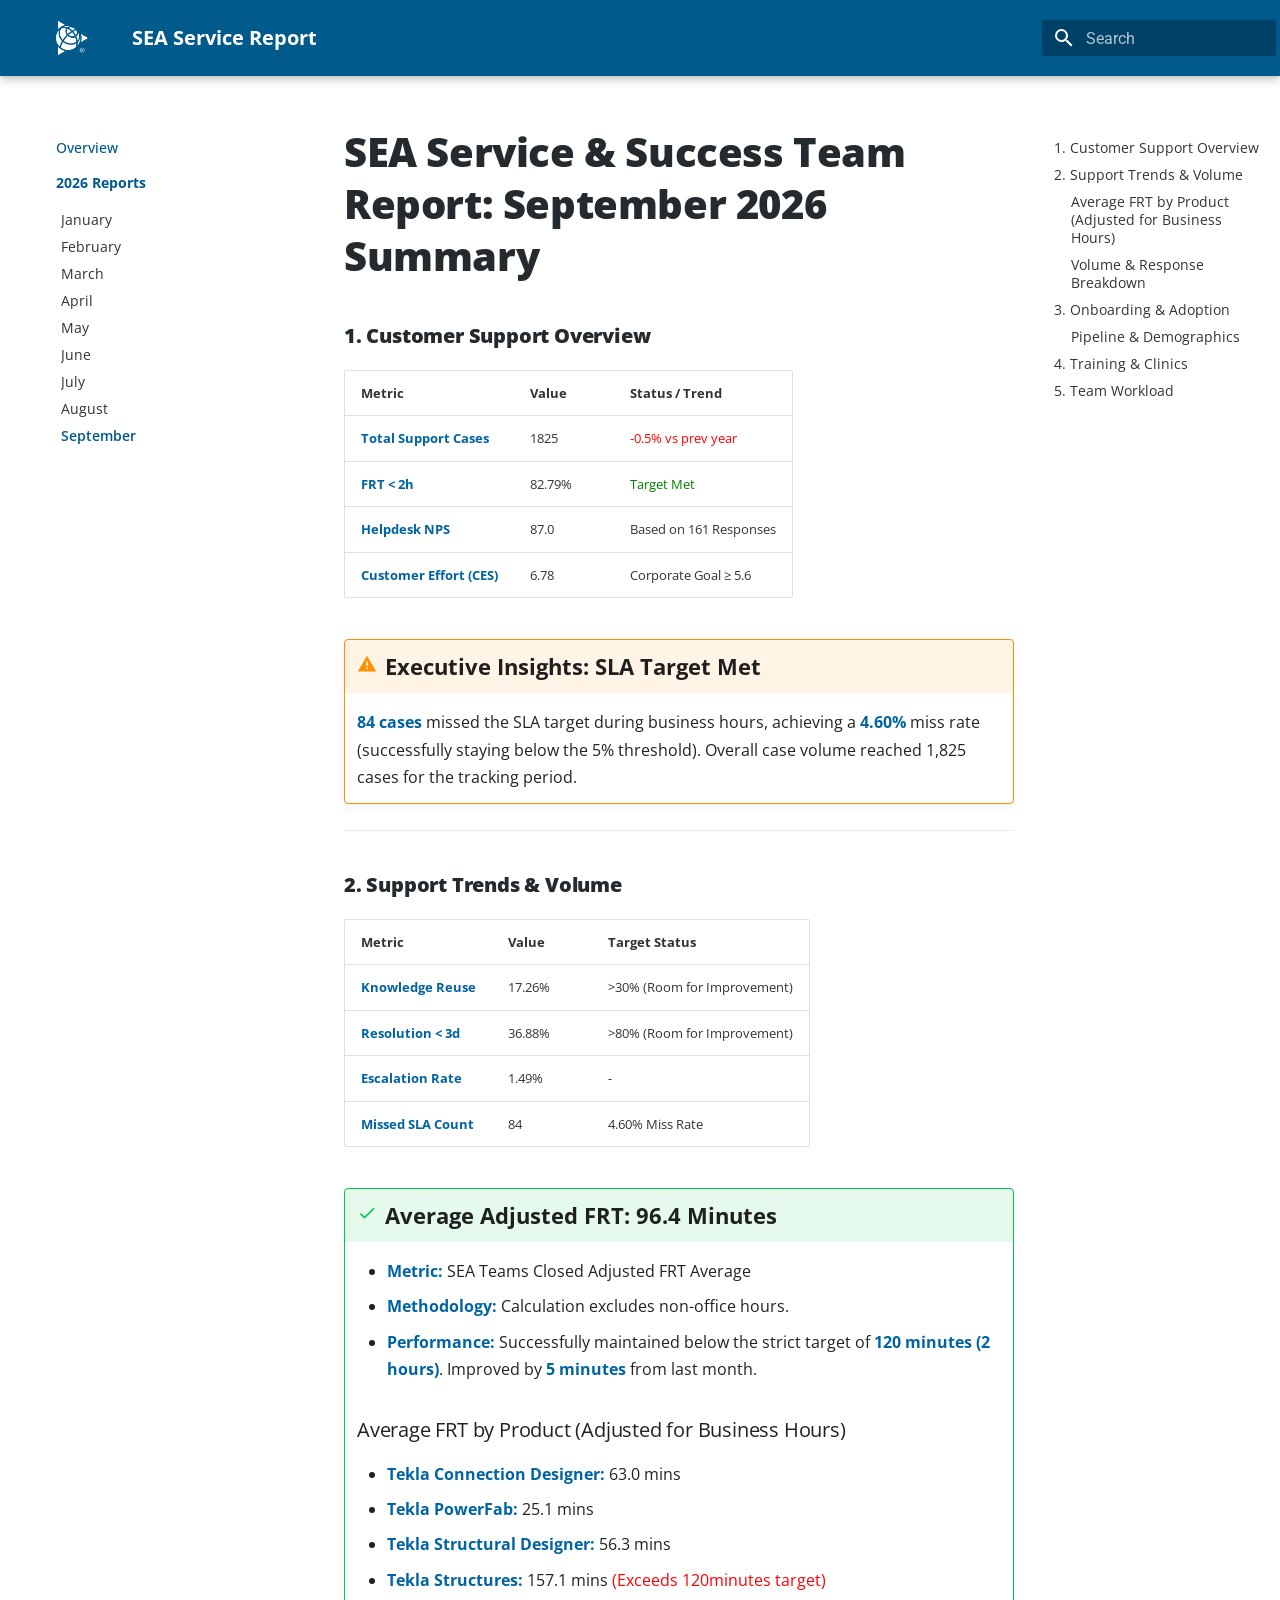
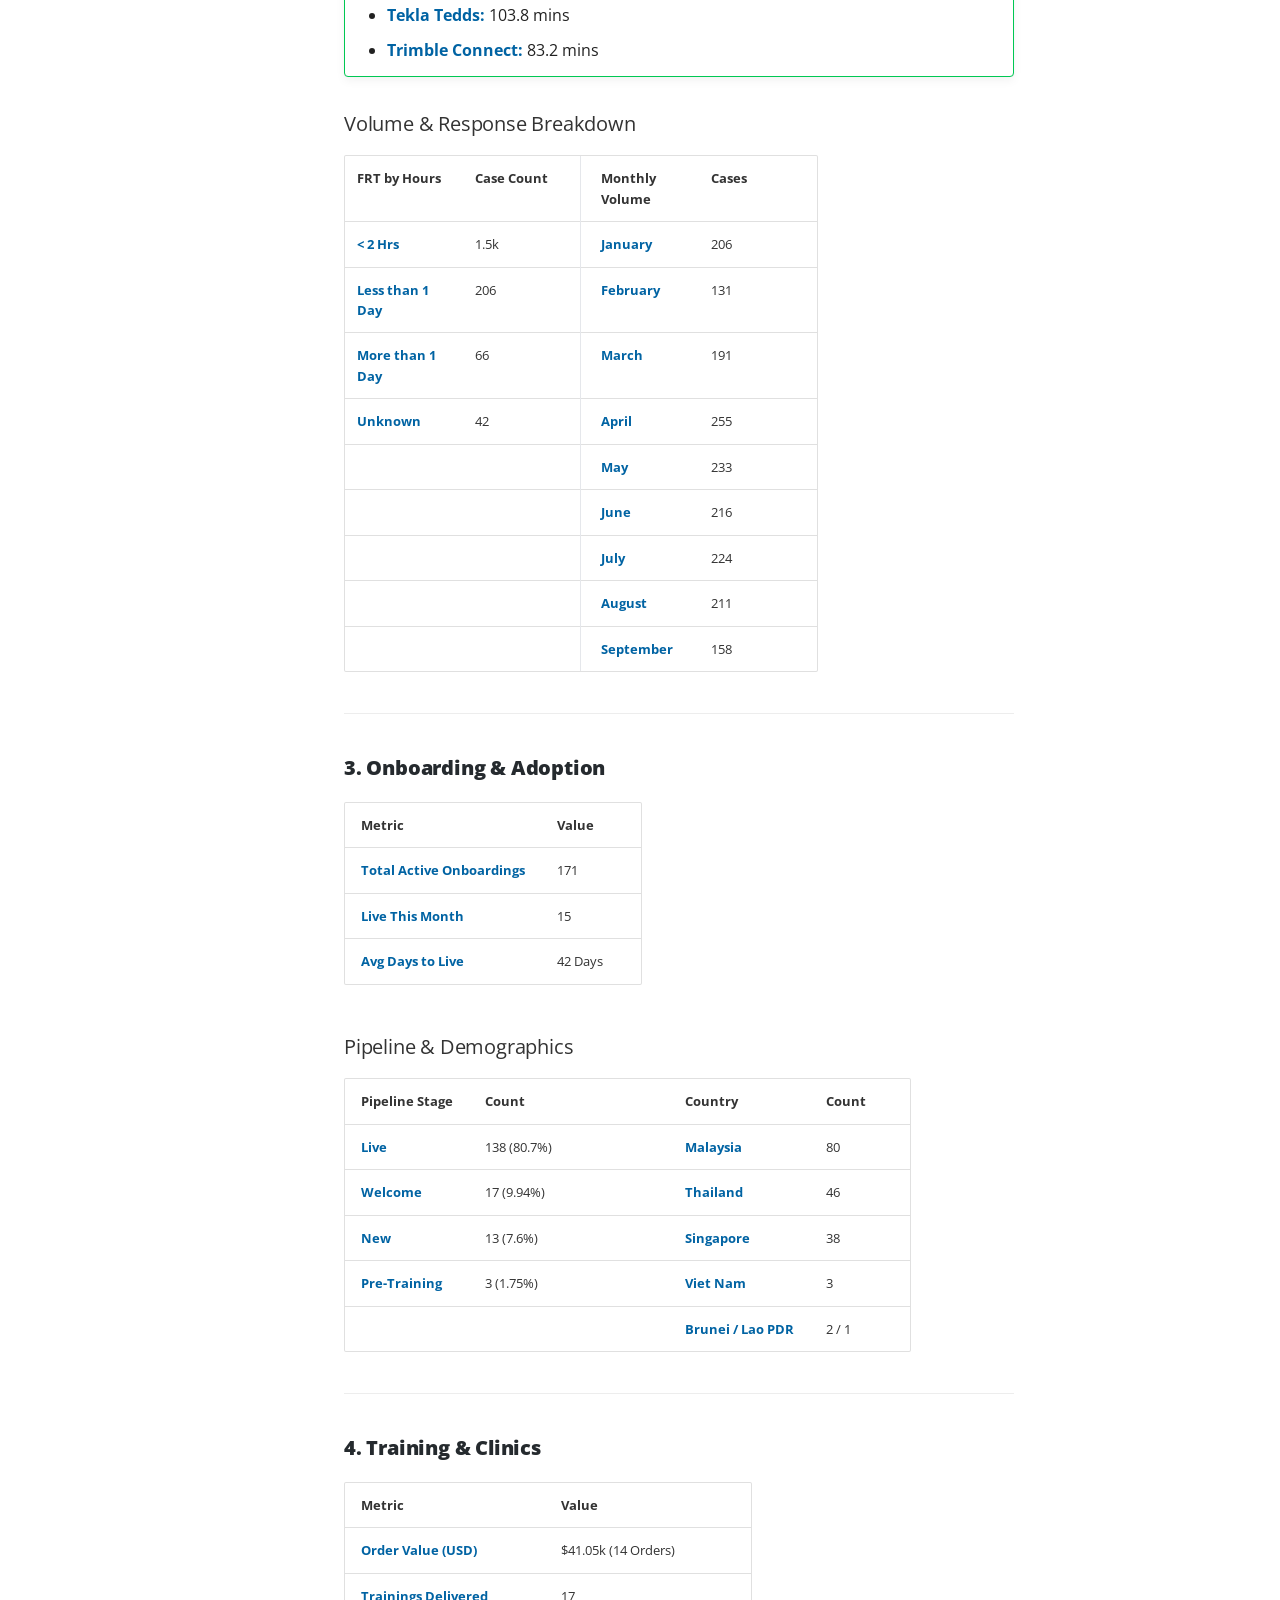
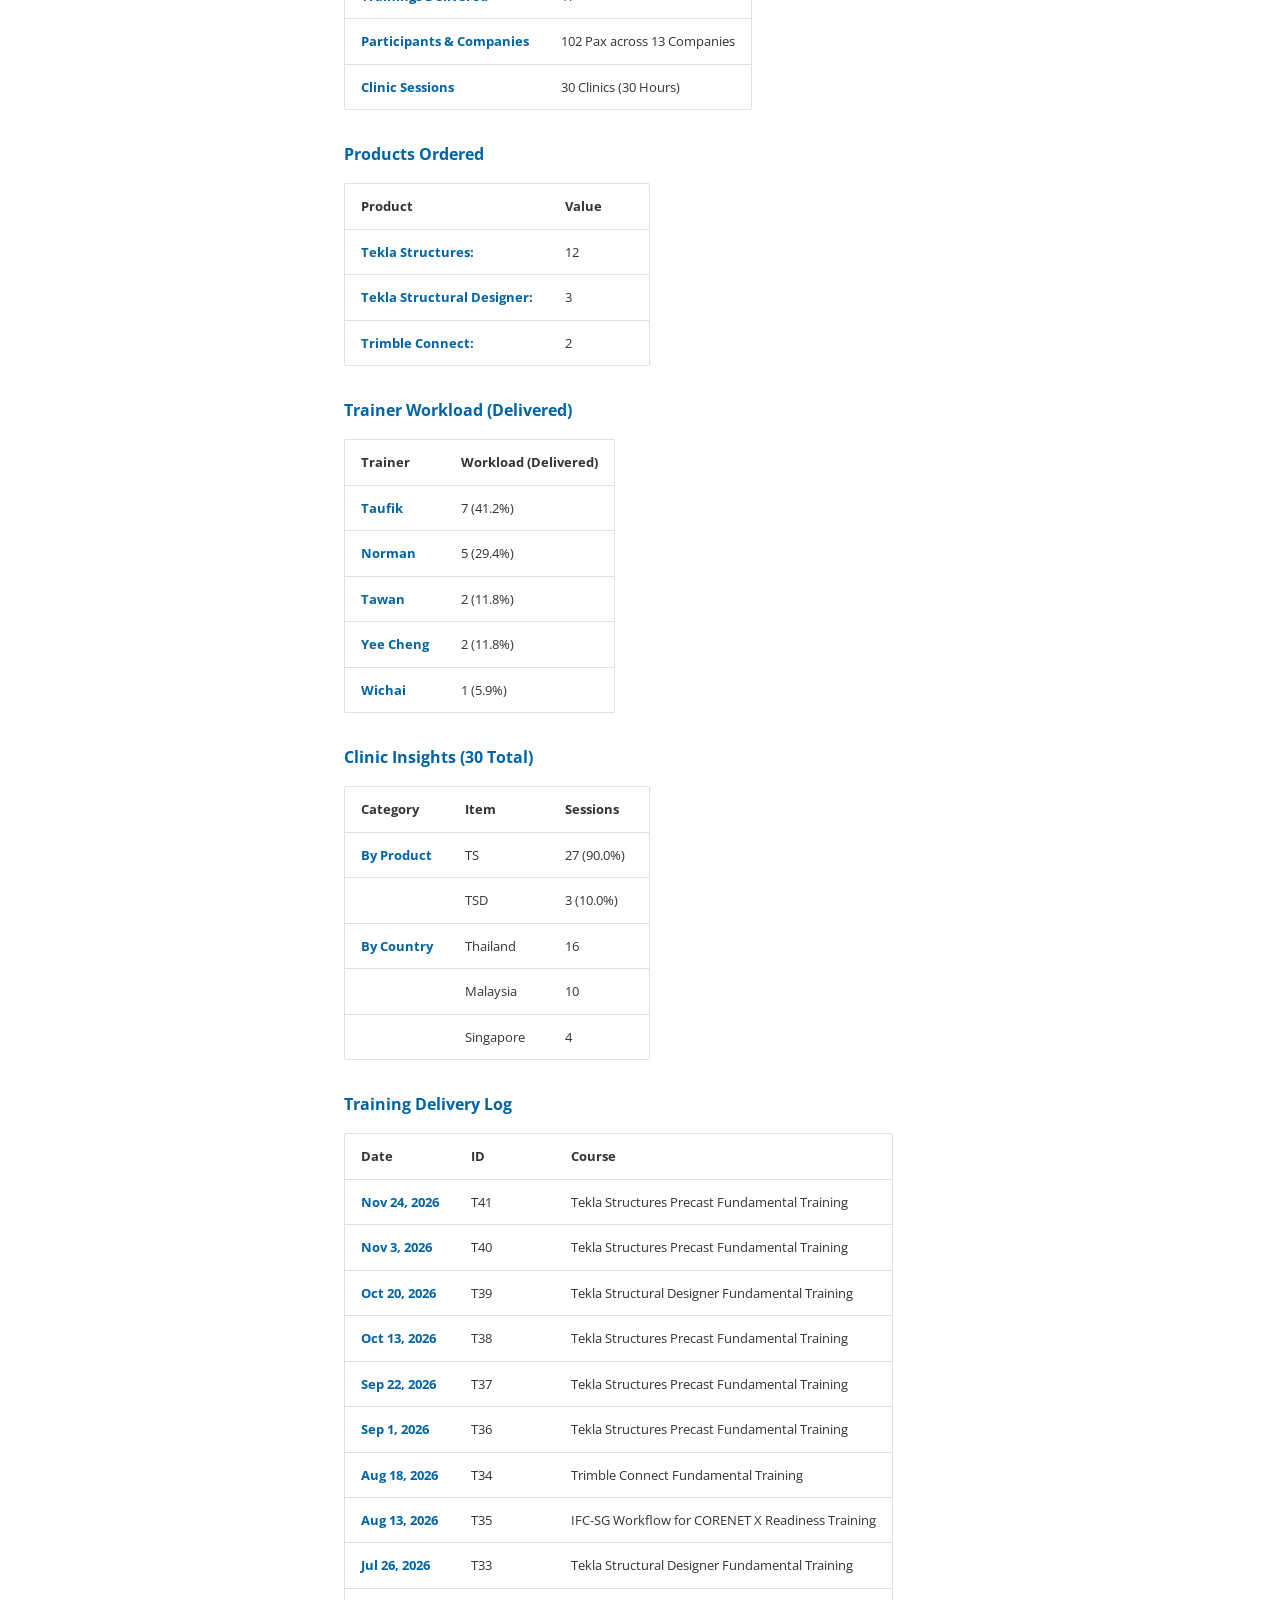
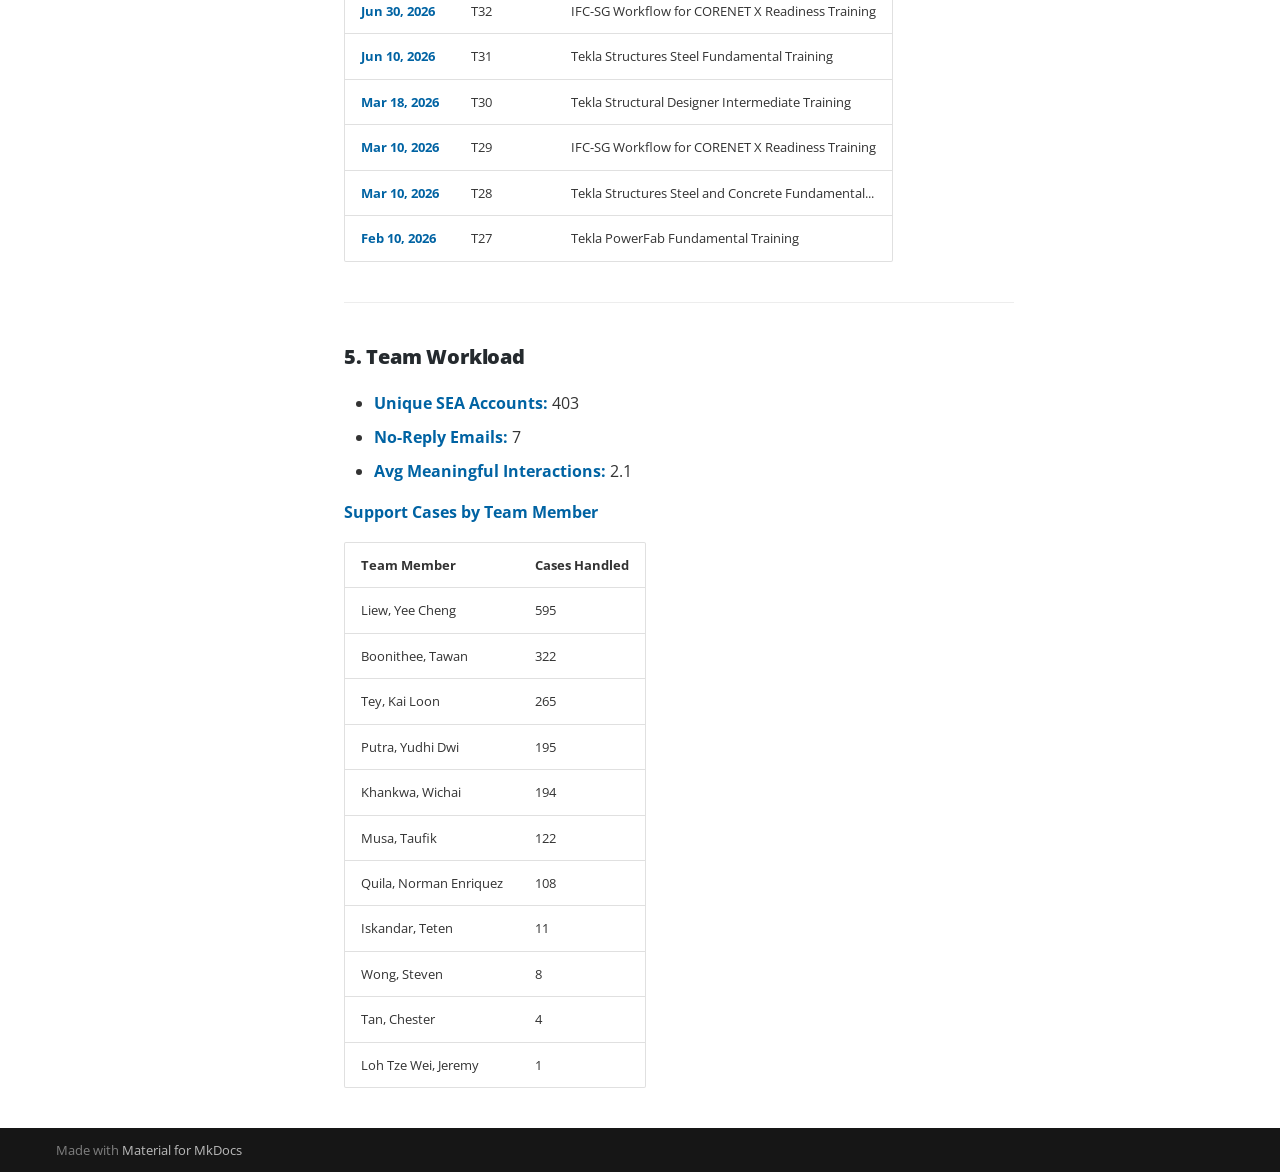
<file: 09-September/index.html>
<!doctype html>
<html lang="en" class="no-js">
  <head>
    
      <meta charset="utf-8">
      <meta name="viewport" content="width=device-width,initial-scale=1">
      
        <meta name="description" content="Support Team Report">
      
      
      
      
        <link rel="prev" href="../08-August/">
      
      
      
        
      
      
      <link rel="icon" href="../assets/logo.png">
      <meta name="generator" content="mkdocs-1.6.1, mkdocs-material-9.7.7">
    
    
      
        <title>September - SEA Service Report</title>
      
    
    
      <link rel="stylesheet" href="../assets/stylesheets/main.ec1eaa64.min.css">
      
      


    
    
      
    
    
      
        
        
        <link rel="preconnect" href="https://fonts.gstatic.com" crossorigin>
        <link rel="stylesheet" href="https://fonts.googleapis.com/css?family=Roboto:300,300i,400,400i,700,700i%7CRoboto+Mono:400,400i,700,700i&display=fallback">
        <style>:root{--md-text-font:"Roboto";--md-code-font:"Roboto Mono"}</style>
      
    
    
      <link rel="stylesheet" href="../stylesheets/custom.css">
    
    <script>__md_scope=new URL("..",location),__md_hash=e=>[...e].reduce(((e,_)=>(e<<5)-e+_.charCodeAt(0)),0),__md_get=(e,_=localStorage,t=__md_scope)=>JSON.parse(_.getItem(t.pathname+"."+e)),__md_set=(e,_,t=localStorage,a=__md_scope)=>{try{t.setItem(a.pathname+"."+e,JSON.stringify(_))}catch(e){}}</script>
    
      

    
    
  </head>
  
  
    <body dir="ltr">
  
    
    <input class="md-toggle" data-md-toggle="drawer" type="checkbox" id="__drawer" autocomplete="off">
    <input class="md-toggle" data-md-toggle="search" type="checkbox" id="__search" autocomplete="off">
    <label class="md-overlay" for="__drawer"></label>
    <div data-md-component="skip">
      
        
        <a href="#sea-service-success-team-report-september-2026-summary" class="md-skip">
          Skip to content
        </a>
      
    </div>
    <div data-md-component="announce">
      
    </div>
    
    
      

  

<header class="md-header md-header--shadow" data-md-component="header">
  <nav class="md-header__inner md-grid" aria-label="Header">
    <a href=".." title="SEA Service Report" class="md-header__button md-logo" aria-label="SEA Service Report" data-md-component="logo">
      
  <img src="../assets/logo.png" alt="logo">

    </a>
    <label class="md-header__button md-icon" for="__drawer">
      
      <svg xmlns="http://www.w3.org/2000/svg" viewBox="0 0 24 24"><path d="M3 6h18v2H3zm0 5h18v2H3zm0 5h18v2H3z"/></svg>
    </label>
    <div class="md-header__title" data-md-component="header-title">
      <div class="md-header__ellipsis">
        <div class="md-header__topic">
          <span class="md-ellipsis">
            SEA Service Report
          </span>
        </div>
        <div class="md-header__topic" data-md-component="header-topic">
          <span class="md-ellipsis">
            
              September
            
          </span>
        </div>
      </div>
    </div>
    
    
      <script>var palette=__md_get("__palette");if(palette&&palette.color){if("(prefers-color-scheme)"===palette.color.media){var media=matchMedia("(prefers-color-scheme: light)"),input=document.querySelector(media.matches?"[data-md-color-media='(prefers-color-scheme: light)']":"[data-md-color-media='(prefers-color-scheme: dark)']");palette.color.media=input.getAttribute("data-md-color-media"),palette.color.scheme=input.getAttribute("data-md-color-scheme"),palette.color.primary=input.getAttribute("data-md-color-primary"),palette.color.accent=input.getAttribute("data-md-color-accent")}for(var[key,value]of Object.entries(palette.color))document.body.setAttribute("data-md-color-"+key,value)}</script>
    
    
    
      
      
        <label class="md-header__button md-icon" for="__search">
          
          <svg xmlns="http://www.w3.org/2000/svg" viewBox="0 0 24 24"><path d="M9.5 3A6.5 6.5 0 0 1 16 9.5c0 1.61-.59 3.09-1.56 4.23l.27.27h.79l5 5-1.5 1.5-5-5v-.79l-.27-.27A6.52 6.52 0 0 1 9.5 16 6.5 6.5 0 0 1 3 9.5 6.5 6.5 0 0 1 9.5 3m0 2C7 5 5 7 5 9.5S7 14 9.5 14 14 12 14 9.5 12 5 9.5 5"/></svg>
        </label>
        <div class="md-search" data-md-component="search" role="dialog">
  <label class="md-search__overlay" for="__search"></label>
  <div class="md-search__inner" role="search">
    <form class="md-search__form" name="search">
      <input type="text" class="md-search__input" name="query" aria-label="Search" placeholder="Search" autocapitalize="off" autocorrect="off" autocomplete="off" spellcheck="false" data-md-component="search-query" required>
      <label class="md-search__icon md-icon" for="__search">
        
        <svg xmlns="http://www.w3.org/2000/svg" viewBox="0 0 24 24"><path d="M9.5 3A6.5 6.5 0 0 1 16 9.5c0 1.61-.59 3.09-1.56 4.23l.27.27h.79l5 5-1.5 1.5-5-5v-.79l-.27-.27A6.52 6.52 0 0 1 9.5 16 6.5 6.5 0 0 1 3 9.5 6.5 6.5 0 0 1 9.5 3m0 2C7 5 5 7 5 9.5S7 14 9.5 14 14 12 14 9.5 12 5 9.5 5"/></svg>
        
        <svg xmlns="http://www.w3.org/2000/svg" viewBox="0 0 24 24"><path d="M20 11v2H8l5.5 5.5-1.42 1.42L4.16 12l7.92-7.92L13.5 5.5 8 11z"/></svg>
      </label>
      <nav class="md-search__options" aria-label="Search">
        
        <button type="reset" class="md-search__icon md-icon" title="Clear" aria-label="Clear" tabindex="-1">
          
          <svg xmlns="http://www.w3.org/2000/svg" viewBox="0 0 24 24"><path d="M19 6.41 17.59 5 12 10.59 6.41 5 5 6.41 10.59 12 5 17.59 6.41 19 12 13.41 17.59 19 19 17.59 13.41 12z"/></svg>
        </button>
      </nav>
      
        <div class="md-search__suggest" data-md-component="search-suggest"></div>
      
    </form>
    <div class="md-search__output">
      <div class="md-search__scrollwrap" tabindex="0" data-md-scrollfix>
        <div class="md-search-result" data-md-component="search-result">
          <div class="md-search-result__meta">
            Initializing search
          </div>
          <ol class="md-search-result__list" role="presentation"></ol>
        </div>
      </div>
    </div>
  </div>
</div>
      
    
    
  </nav>
  
</header>
    
    <div class="md-container" data-md-component="container">
      
      
        
          
        
      
      <main class="md-main" data-md-component="main">
        <div class="md-main__inner md-grid">
          
            
              
              <div class="md-sidebar md-sidebar--primary" data-md-component="sidebar" data-md-type="navigation" >
                <div class="md-sidebar__scrollwrap">
                  <div class="md-sidebar__inner">
                    



<nav class="md-nav md-nav--primary" aria-label="Navigation" data-md-level="0">
  <label class="md-nav__title" for="__drawer">
    <a href=".." title="SEA Service Report" class="md-nav__button md-logo" aria-label="SEA Service Report" data-md-component="logo">
      
  <img src="../assets/logo.png" alt="logo">

    </a>
    SEA Service Report
  </label>
  
  <ul class="md-nav__list" data-md-scrollfix>
    
      
      
  
  
  
  
    <li class="md-nav__item">
      <a href=".." class="md-nav__link">
        
  
  
  <span class="md-ellipsis">
    
  
    Overview
  

    
  </span>
  
  

      </a>
    </li>
  

    
      
      
  
  
    
  
  
  
    
    
    
    
      
        
        
      
    
    
    <li class="md-nav__item md-nav__item--active md-nav__item--section md-nav__item--nested">
      
        
        
        <input class="md-nav__toggle md-toggle " type="checkbox" id="__nav_2" checked>
        
          
          <label class="md-nav__link" for="__nav_2" id="__nav_2_label" tabindex="">
            
  
  
  <span class="md-ellipsis">
    
  
    2026 Reports
  

    
  </span>
  
  

            <span class="md-nav__icon md-icon"></span>
          </label>
        
        <nav class="md-nav" data-md-level="1" aria-labelledby="__nav_2_label" aria-expanded="true">
          <label class="md-nav__title" for="__nav_2">
            <span class="md-nav__icon md-icon"></span>
            
  
    2026 Reports
  

          </label>
          <ul class="md-nav__list" data-md-scrollfix>
            
              
                
  
  
  
  
    <li class="md-nav__item">
      <a href="../01-January/" class="md-nav__link">
        
  
  
  <span class="md-ellipsis">
    
  
    January
  

    
  </span>
  
  

      </a>
    </li>
  

              
            
              
                
  
  
  
  
    <li class="md-nav__item">
      <a href="../02-February/" class="md-nav__link">
        
  
  
  <span class="md-ellipsis">
    
  
    February
  

    
  </span>
  
  

      </a>
    </li>
  

              
            
              
                
  
  
  
  
    <li class="md-nav__item">
      <a href="../03-March/" class="md-nav__link">
        
  
  
  <span class="md-ellipsis">
    
  
    March
  

    
  </span>
  
  

      </a>
    </li>
  

              
            
              
                
  
  
  
  
    <li class="md-nav__item">
      <a href="../04-April/" class="md-nav__link">
        
  
  
  <span class="md-ellipsis">
    
  
    April
  

    
  </span>
  
  

      </a>
    </li>
  

              
            
              
                
  
  
  
  
    <li class="md-nav__item">
      <a href="../05-May/" class="md-nav__link">
        
  
  
  <span class="md-ellipsis">
    
  
    May
  

    
  </span>
  
  

      </a>
    </li>
  

              
            
              
                
  
  
  
  
    <li class="md-nav__item">
      <a href="../06-June/" class="md-nav__link">
        
  
  
  <span class="md-ellipsis">
    
  
    June
  

    
  </span>
  
  

      </a>
    </li>
  

              
            
              
                
  
  
  
  
    <li class="md-nav__item">
      <a href="../07-July/" class="md-nav__link">
        
  
  
  <span class="md-ellipsis">
    
  
    July
  

    
  </span>
  
  

      </a>
    </li>
  

              
            
              
                
  
  
  
  
    <li class="md-nav__item">
      <a href="../08-August/" class="md-nav__link">
        
  
  
  <span class="md-ellipsis">
    
  
    August
  

    
  </span>
  
  

      </a>
    </li>
  

              
            
              
                
  
  
    
  
  
  
    <li class="md-nav__item md-nav__item--active">
      
      <input class="md-nav__toggle md-toggle" type="checkbox" id="__toc">
      
      
        
      
      
        <label class="md-nav__link md-nav__link--active" for="__toc">
          
  
  
  <span class="md-ellipsis">
    
  
    September
  

    
  </span>
  
  

          <span class="md-nav__icon md-icon"></span>
        </label>
      
      <a href="./" class="md-nav__link md-nav__link--active">
        
  
  
  <span class="md-ellipsis">
    
  
    September
  

    
  </span>
  
  

      </a>
      
        

<nav class="md-nav md-nav--secondary" aria-label="Table of contents">
  
  
  
    
  
  
    <label class="md-nav__title" for="__toc">
      <span class="md-nav__icon md-icon"></span>
      Table of contents
    </label>
    <ul class="md-nav__list" data-md-component="toc" data-md-scrollfix>
      
        <li class="md-nav__item">
  <a href="#1-customer-support-overview" class="md-nav__link">
    <span class="md-ellipsis">
      
        1. Customer Support Overview
      
    </span>
  </a>
  
</li>
      
        <li class="md-nav__item">
  <a href="#2-support-trends-volume" class="md-nav__link">
    <span class="md-ellipsis">
      
        2. Support Trends &amp; Volume
      
    </span>
  </a>
  
    <nav class="md-nav" aria-label="2. Support Trends &amp; Volume">
      <ul class="md-nav__list">
        
          <li class="md-nav__item">
  <a href="#average-frt-by-product-adjusted-for-business-hours" class="md-nav__link">
    <span class="md-ellipsis">
      
        Average FRT by Product (Adjusted for Business Hours)
      
    </span>
  </a>
  
</li>
        
          <li class="md-nav__item">
  <a href="#volume-response-breakdown" class="md-nav__link">
    <span class="md-ellipsis">
      
        Volume &amp; Response Breakdown
      
    </span>
  </a>
  
</li>
        
      </ul>
    </nav>
  
</li>
      
        <li class="md-nav__item">
  <a href="#3-onboarding-adoption" class="md-nav__link">
    <span class="md-ellipsis">
      
        3. Onboarding &amp; Adoption
      
    </span>
  </a>
  
    <nav class="md-nav" aria-label="3. Onboarding &amp; Adoption">
      <ul class="md-nav__list">
        
          <li class="md-nav__item">
  <a href="#pipeline-demographics" class="md-nav__link">
    <span class="md-ellipsis">
      
        Pipeline &amp; Demographics
      
    </span>
  </a>
  
</li>
        
      </ul>
    </nav>
  
</li>
      
        <li class="md-nav__item">
  <a href="#4-training-clinics" class="md-nav__link">
    <span class="md-ellipsis">
      
        4. Training &amp; Clinics
      
    </span>
  </a>
  
</li>
      
        <li class="md-nav__item">
  <a href="#5-team-workload" class="md-nav__link">
    <span class="md-ellipsis">
      
        5. Team Workload
      
    </span>
  </a>
  
</li>
      
    </ul>
  
</nav>
      
    </li>
  

              
            
          </ul>
        </nav>
      
    </li>
  

    
  </ul>
</nav>
                  </div>
                </div>
              </div>
            
            
              
              <div class="md-sidebar md-sidebar--secondary" data-md-component="sidebar" data-md-type="toc" >
                <div class="md-sidebar__scrollwrap">
                  <div class="md-sidebar__inner">
                    

<nav class="md-nav md-nav--secondary" aria-label="Table of contents">
  
  
  
    
  
  
    <label class="md-nav__title" for="__toc">
      <span class="md-nav__icon md-icon"></span>
      Table of contents
    </label>
    <ul class="md-nav__list" data-md-component="toc" data-md-scrollfix>
      
        <li class="md-nav__item">
  <a href="#1-customer-support-overview" class="md-nav__link">
    <span class="md-ellipsis">
      
        1. Customer Support Overview
      
    </span>
  </a>
  
</li>
      
        <li class="md-nav__item">
  <a href="#2-support-trends-volume" class="md-nav__link">
    <span class="md-ellipsis">
      
        2. Support Trends &amp; Volume
      
    </span>
  </a>
  
    <nav class="md-nav" aria-label="2. Support Trends &amp; Volume">
      <ul class="md-nav__list">
        
          <li class="md-nav__item">
  <a href="#average-frt-by-product-adjusted-for-business-hours" class="md-nav__link">
    <span class="md-ellipsis">
      
        Average FRT by Product (Adjusted for Business Hours)
      
    </span>
  </a>
  
</li>
        
          <li class="md-nav__item">
  <a href="#volume-response-breakdown" class="md-nav__link">
    <span class="md-ellipsis">
      
        Volume &amp; Response Breakdown
      
    </span>
  </a>
  
</li>
        
      </ul>
    </nav>
  
</li>
      
        <li class="md-nav__item">
  <a href="#3-onboarding-adoption" class="md-nav__link">
    <span class="md-ellipsis">
      
        3. Onboarding &amp; Adoption
      
    </span>
  </a>
  
    <nav class="md-nav" aria-label="3. Onboarding &amp; Adoption">
      <ul class="md-nav__list">
        
          <li class="md-nav__item">
  <a href="#pipeline-demographics" class="md-nav__link">
    <span class="md-ellipsis">
      
        Pipeline &amp; Demographics
      
    </span>
  </a>
  
</li>
        
      </ul>
    </nav>
  
</li>
      
        <li class="md-nav__item">
  <a href="#4-training-clinics" class="md-nav__link">
    <span class="md-ellipsis">
      
        4. Training &amp; Clinics
      
    </span>
  </a>
  
</li>
      
        <li class="md-nav__item">
  <a href="#5-team-workload" class="md-nav__link">
    <span class="md-ellipsis">
      
        5. Team Workload
      
    </span>
  </a>
  
</li>
      
    </ul>
  
</nav>
                  </div>
                </div>
              </div>
            
          
          
            <div class="md-content" data-md-component="content">
              
              <article class="md-content__inner md-typeset">
                
                  



<h1 id="sea-service-success-team-report-september-2026-summary">SEA Service &amp; Success Team Report: September 2026 Summary</h1>
<h2 id="1-customer-support-overview">1. Customer Support Overview</h2>
<table>
<thead>
<tr>
<th style="text-align: left;">Metric</th>
<th style="text-align: left;">Value</th>
<th style="text-align: left;">Status / Trend</th>
</tr>
</thead>
<tbody>
<tr>
<td style="text-align: left;"><strong>Total Support Cases</strong></td>
<td style="text-align: left;">1825</td>
<td style="text-align: left;"><span style="color:red">-0.5% vs prev year</span></td>
</tr>
<tr>
<td style="text-align: left;"><strong>FRT &lt; 2h</strong></td>
<td style="text-align: left;">82.79%</td>
<td style="text-align: left;"><span style="color:green">Target Met</span></td>
</tr>
<tr>
<td style="text-align: left;"><strong>Helpdesk NPS</strong></td>
<td style="text-align: left;">87.0</td>
<td style="text-align: left;">Based on 161 Responses</td>
</tr>
<tr>
<td style="text-align: left;"><strong>Customer Effort (CES)</strong></td>
<td style="text-align: left;">6.78</td>
<td style="text-align: left;">Corporate Goal &ge; 5.6</td>
</tr>
</tbody>
</table>
<div class="admonition warning">
<p class="admonition-title">Executive Insights: SLA Target Met</p>
<p><strong>84 cases</strong> missed the SLA target during business hours, achieving a <strong>4.60%</strong> miss rate (successfully staying below the 5% threshold). Overall case volume reached 1,825 cases for the tracking period.</p>
</div>
<hr />
<h2 id="2-support-trends-volume">2. Support Trends &amp; Volume</h2>
<table>
<thead>
<tr>
<th style="text-align: left;">Metric</th>
<th style="text-align: left;">Value</th>
<th style="text-align: left;">Target Status</th>
</tr>
</thead>
<tbody>
<tr>
<td style="text-align: left;"><strong>Knowledge Reuse</strong></td>
<td style="text-align: left;">17.26%</td>
<td style="text-align: left;">&gt;30% (Room for Improvement)</td>
</tr>
<tr>
<td style="text-align: left;"><strong>Resolution &lt; 3d</strong></td>
<td style="text-align: left;">36.88%</td>
<td style="text-align: left;">&gt;80% (Room for Improvement)</td>
</tr>
<tr>
<td style="text-align: left;"><strong>Escalation Rate</strong></td>
<td style="text-align: left;">1.49%</td>
<td style="text-align: left;">-</td>
</tr>
<tr>
<td style="text-align: left;"><strong>Missed SLA Count</strong></td>
<td style="text-align: left;">84</td>
<td style="text-align: left;">4.60% Miss Rate</td>
</tr>
</tbody>
</table>
<div class="admonition success">
<p class="admonition-title">Average Adjusted FRT: 96.4 Minutes</p>
<ul>
<li><strong>Metric:</strong> SEA Teams Closed Adjusted FRT Average</li>
<li><strong>Methodology:</strong> Calculation excludes non-office hours.</li>
<li><strong>Performance:</strong> Successfully maintained below the strict target of <strong>120 minutes (2 hours)</strong>. Improved by <strong>5 minutes</strong> from last month.</li>
</ul>
<h3 id="average-frt-by-product-adjusted-for-business-hours">Average FRT by Product (Adjusted for Business Hours)</h3>
<ul>
<li><strong>Tekla Connection Designer:</strong> 63.0 mins</li>
<li><strong>Tekla PowerFab:</strong> 25.1 mins</li>
<li><strong>Tekla Structural Designer:</strong> 56.3 mins</li>
<li><strong>Tekla Structures:</strong> 157.1 mins <span style="color:red">(Exceeds 120minutes target)</span></li>
<li><strong>Tekla Tedds:</strong> 103.8 mins</li>
<li><strong>Trimble Connect:</strong> 83.2 mins</li>
</ul>
</div>
<h3 id="volume-response-breakdown">Volume &amp; Response Breakdown</h3>
<table style="width: 100%; text-align: left; border-collapse: collapse;">
  <thead>
    <tr style="border-bottom: 1px solid #e5e7eb;">
      <th style="padding: 12px; width: 25%;">FRT by Hours</th>
      <th style="padding: 12px; width: 25%; border-right: 1px solid #e5e7eb;">Case Count</th>
      <th style="padding: 12px; width: 25%; padding-left: 20px;">Monthly Volume</th>
      <th style="padding: 12px; width: 25%;">Cases</th>
    </tr>
  </thead>
  <tbody>
    <tr style="border-bottom: 1px solid #e5e7eb;">
      <td style="padding: 12px; font-weight: bold; color: #0063a3;">&lt; 2 Hrs</td>
      <td style="padding: 12px; border-right: 1px solid #e5e7eb;">1.5k</td>
      <td style="padding: 12px; padding-left: 20px; font-weight: bold; color: #0063a3;">January</td>
      <td style="padding: 12px;">206</td>
    </tr>
    <tr style="border-bottom: 1px solid #e5e7eb;">
      <td style="padding: 12px; font-weight: bold; color: #0063a3;">Less than 1 Day</td>
      <td style="padding: 12px; border-right: 1px solid #e5e7eb;">206</td>
      <td style="padding: 12px; padding-left: 20px; font-weight: bold; color: #0063a3;">February</td>
      <td style="padding: 12px;">131</td>
    </tr>
    <tr style="border-bottom: 1px solid #e5e7eb;">
      <td style="padding: 12px; font-weight: bold; color: #0063a3;">More than 1 Day</td>
      <td style="padding: 12px; border-right: 1px solid #e5e7eb;">66</td>
      <td style="padding: 12px; padding-left: 20px; font-weight: bold; color: #0063a3;">March</td>
      <td style="padding: 12px;">191</td>
    </tr>
    <tr style="border-bottom: 1px solid #e5e7eb;">
      <td style="padding: 12px; font-weight: bold; color: #0063a3;">Unknown</td>
      <td style="padding: 12px; border-right: 1px solid #e5e7eb;">42</td>
      <td style="padding: 12px; padding-left: 20px; font-weight: bold; color: #0063a3;">April</td>
      <td style="padding: 12px;">255</td>
    </tr>
    <tr style="border-bottom: 1px solid #e5e7eb;">
      <td style="padding: 12px;"></td>
      <td style="padding: 12px; border-right: 1px solid #e5e7eb;"></td>
      <td style="padding: 12px; padding-left: 20px; font-weight: bold; color: #0063a3;">May</td>
      <td style="padding: 12px;">233</td>
    </tr>
    <tr style="border-bottom: 1px solid #e5e7eb;">
      <td style="padding: 12px;"></td>
      <td style="padding: 12px; border-right: 1px solid #e5e7eb;"></td>
      <td style="padding: 12px; padding-left: 20px; font-weight: bold; color: #0063a3;">June</td>
      <td style="padding: 12px;">216</td>
    </tr>
    <tr style="border-bottom: 1px solid #e5e7eb;">
      <td style="padding: 12px;"></td>
      <td style="padding: 12px; border-right: 1px solid #e5e7eb;"></td>
      <td style="padding: 12px; padding-left: 20px; font-weight: bold; color: #0063a3;">July</td>
      <td style="padding: 12px;">224</td>
    </tr>
    <tr style="border-bottom: 1px solid #e5e7eb;">
      <td style="padding: 12px;"></td>
      <td style="padding: 12px; border-right: 1px solid #e5e7eb;"></td>
      <td style="padding: 12px; padding-left: 20px; font-weight: bold; color: #0063a3;">August</td>
      <td style="padding: 12px;">211</td>
    </tr>
    <tr>
      <td style="padding: 12px;"></td>
      <td style="padding: 12px; border-right: 1px solid #e5e7eb;"></td>
      <td style="padding: 12px; padding-left: 20px; font-weight: bold; color: #0063a3;">September</td>
      <td style="padding: 12px;">158</td>
    </tr>
  </tbody>
</table>

<hr />
<h2 id="3-onboarding-adoption">3. Onboarding &amp; Adoption</h2>
<table>
<thead>
<tr>
<th style="text-align: left;">Metric</th>
<th style="text-align: left;">Value</th>
</tr>
</thead>
<tbody>
<tr>
<td style="text-align: left;"><strong>Total Active Onboardings</strong></td>
<td style="text-align: left;">171</td>
</tr>
<tr>
<td style="text-align: left;"><strong>Live This Month</strong></td>
<td style="text-align: left;">15</td>
</tr>
<tr>
<td style="text-align: left;"><strong>Avg Days to Live</strong></td>
<td style="text-align: left;">42 Days</td>
</tr>
</tbody>
</table>
<h3 id="pipeline-demographics">Pipeline &amp; Demographics</h3>
<table>
<thead>
<tr>
<th style="text-align: left;">Pipeline Stage</th>
<th style="text-align: left;">Count</th>
<th style="text-align: left;"></th>
<th style="text-align: left;">Country</th>
<th style="text-align: left;">Count</th>
</tr>
</thead>
<tbody>
<tr>
<td style="text-align: left;"><strong>Live</strong></td>
<td style="text-align: left;">138 (80.7%)</td>
<td style="text-align: left;"></td>
<td style="text-align: left;"><strong>Malaysia</strong></td>
<td style="text-align: left;">80</td>
</tr>
<tr>
<td style="text-align: left;"><strong>Welcome</strong></td>
<td style="text-align: left;">17 (9.94%)</td>
<td style="text-align: left;"></td>
<td style="text-align: left;"><strong>Thailand</strong></td>
<td style="text-align: left;">46</td>
</tr>
<tr>
<td style="text-align: left;"><strong>New</strong></td>
<td style="text-align: left;">13 (7.6%)</td>
<td style="text-align: left;"></td>
<td style="text-align: left;"><strong>Singapore</strong></td>
<td style="text-align: left;">38</td>
</tr>
<tr>
<td style="text-align: left;"><strong>Pre-Training</strong></td>
<td style="text-align: left;">3 (1.75%)</td>
<td style="text-align: left;"></td>
<td style="text-align: left;"><strong>Viet Nam</strong></td>
<td style="text-align: left;">3</td>
</tr>
<tr>
<td style="text-align: left;"></td>
<td style="text-align: left;"></td>
<td style="text-align: left;"></td>
<td style="text-align: left;"><strong>Brunei / Lao PDR</strong></td>
<td style="text-align: left;">2 / 1</td>
</tr>
</tbody>
</table>
<hr />
<h2 id="4-training-clinics">4. Training &amp; Clinics</h2>
<table>
<thead>
<tr>
<th style="text-align: left;">Metric</th>
<th style="text-align: left;">Value</th>
</tr>
</thead>
<tbody>
<tr>
<td style="text-align: left;"><strong>Order Value (USD)</strong></td>
<td style="text-align: left;">$41.05k (14 Orders)</td>
</tr>
<tr>
<td style="text-align: left;"><strong>Trainings Delivered</strong></td>
<td style="text-align: left;">17</td>
</tr>
<tr>
<td style="text-align: left;"><strong>Participants &amp; Companies</strong></td>
<td style="text-align: left;">102 Pax across 13 Companies</td>
</tr>
<tr>
<td style="text-align: left;"><strong>Clinic Sessions</strong></td>
<td style="text-align: left;">30 Clinics (30 Hours)</td>
</tr>
</tbody>
</table>
<p><strong>Products Ordered</strong></p>
<table>
<thead>
<tr>
<th style="text-align: left;">Product</th>
<th style="text-align: left;">Value</th>
</tr>
</thead>
<tbody>
<tr>
<td style="text-align: left;"><strong>Tekla Structures:</strong></td>
<td style="text-align: left;">12</td>
</tr>
<tr>
<td style="text-align: left;"><strong>Tekla Structural Designer:</strong></td>
<td style="text-align: left;">3</td>
</tr>
<tr>
<td style="text-align: left;"><strong>Trimble Connect:</strong></td>
<td style="text-align: left;">2</td>
</tr>
</tbody>
</table>
<p><strong>Trainer Workload (Delivered)</strong></p>
<table>
<thead>
<tr>
<th style="text-align: left;">Trainer</th>
<th style="text-align: left;">Workload (Delivered)</th>
</tr>
</thead>
<tbody>
<tr>
<td style="text-align: left;"><strong>Taufik</strong></td>
<td style="text-align: left;">7 (41.2%)</td>
</tr>
<tr>
<td style="text-align: left;"><strong>Norman</strong></td>
<td style="text-align: left;">5 (29.4%)</td>
</tr>
<tr>
<td style="text-align: left;"><strong>Tawan</strong></td>
<td style="text-align: left;">2 (11.8%)</td>
</tr>
<tr>
<td style="text-align: left;"><strong>Yee Cheng</strong></td>
<td style="text-align: left;">2 (11.8%)</td>
</tr>
<tr>
<td style="text-align: left;"><strong>Wichai</strong></td>
<td style="text-align: left;">1 (5.9%)</td>
</tr>
</tbody>
</table>
<p><strong>Clinic Insights (30 Total)</strong></p>
<table>
<thead>
<tr>
<th style="text-align: left;">Category</th>
<th style="text-align: left;">Item</th>
<th style="text-align: left;">Sessions</th>
</tr>
</thead>
<tbody>
<tr>
<td style="text-align: left;"><strong>By Product</strong></td>
<td style="text-align: left;">TS</td>
<td style="text-align: left;">27 (90.0%)</td>
</tr>
<tr>
<td style="text-align: left;"></td>
<td style="text-align: left;">TSD</td>
<td style="text-align: left;">3 (10.0%)</td>
</tr>
<tr>
<td style="text-align: left;"><strong>By Country</strong></td>
<td style="text-align: left;">Thailand</td>
<td style="text-align: left;">16</td>
</tr>
<tr>
<td style="text-align: left;"></td>
<td style="text-align: left;">Malaysia</td>
<td style="text-align: left;">10</td>
</tr>
<tr>
<td style="text-align: left;"></td>
<td style="text-align: left;">Singapore</td>
<td style="text-align: left;">4</td>
</tr>
</tbody>
</table>
<p><strong>Training Delivery Log</strong></p>
<table>
<thead>
<tr>
<th style="text-align: left;">Date</th>
<th style="text-align: left;">ID</th>
<th style="text-align: left;">Course</th>
</tr>
</thead>
<tbody>
<tr>
<td style="text-align: left;"><strong>Nov 24, 2026</strong></td>
<td style="text-align: left;">T41</td>
<td style="text-align: left;">Tekla Structures Precast Fundamental Training</td>
</tr>
<tr>
<td style="text-align: left;"><strong>Nov 3, 2026</strong></td>
<td style="text-align: left;">T40</td>
<td style="text-align: left;">Tekla Structures Precast Fundamental Training</td>
</tr>
<tr>
<td style="text-align: left;"><strong>Oct 20, 2026</strong></td>
<td style="text-align: left;">T39</td>
<td style="text-align: left;">Tekla Structural Designer Fundamental Training</td>
</tr>
<tr>
<td style="text-align: left;"><strong>Oct 13, 2026</strong></td>
<td style="text-align: left;">T38</td>
<td style="text-align: left;">Tekla Structures Precast Fundamental Training</td>
</tr>
<tr>
<td style="text-align: left;"><strong>Sep 22, 2026</strong></td>
<td style="text-align: left;">T37</td>
<td style="text-align: left;">Tekla Structures Precast Fundamental Training</td>
</tr>
<tr>
<td style="text-align: left;"><strong>Sep 1, 2026</strong></td>
<td style="text-align: left;">T36</td>
<td style="text-align: left;">Tekla Structures Precast Fundamental Training</td>
</tr>
<tr>
<td style="text-align: left;"><strong>Aug 18, 2026</strong></td>
<td style="text-align: left;">T34</td>
<td style="text-align: left;">Trimble Connect Fundamental Training</td>
</tr>
<tr>
<td style="text-align: left;"><strong>Aug 13, 2026</strong></td>
<td style="text-align: left;">T35</td>
<td style="text-align: left;">IFC-SG Workflow for CORENET X Readiness Training</td>
</tr>
<tr>
<td style="text-align: left;"><strong>Jul 26, 2026</strong></td>
<td style="text-align: left;">T33</td>
<td style="text-align: left;">Tekla Structural Designer Fundamental Training</td>
</tr>
<tr>
<td style="text-align: left;"><strong>Jun 30, 2026</strong></td>
<td style="text-align: left;">T32</td>
<td style="text-align: left;">IFC-SG Workflow for CORENET X Readiness Training</td>
</tr>
<tr>
<td style="text-align: left;"><strong>Jun 10, 2026</strong></td>
<td style="text-align: left;">T31</td>
<td style="text-align: left;">Tekla Structures Steel Fundamental Training</td>
</tr>
<tr>
<td style="text-align: left;"><strong>Mar 18, 2026</strong></td>
<td style="text-align: left;">T30</td>
<td style="text-align: left;">Tekla Structural Designer Intermediate Training</td>
</tr>
<tr>
<td style="text-align: left;"><strong>Mar 10, 2026</strong></td>
<td style="text-align: left;">T29</td>
<td style="text-align: left;">IFC-SG Workflow for CORENET X Readiness Training</td>
</tr>
<tr>
<td style="text-align: left;"><strong>Mar 10, 2026</strong></td>
<td style="text-align: left;">T28</td>
<td style="text-align: left;">Tekla Structures Steel and Concrete Fundamental...</td>
</tr>
<tr>
<td style="text-align: left;"><strong>Feb 10, 2026</strong></td>
<td style="text-align: left;">T27</td>
<td style="text-align: left;">Tekla PowerFab Fundamental Training</td>
</tr>
</tbody>
</table>
<hr />
<h2 id="5-team-workload">5. Team Workload</h2>
<ul>
<li><strong>Unique SEA Accounts:</strong> 403</li>
<li><strong>No-Reply Emails:</strong> 7</li>
<li><strong>Avg Meaningful Interactions:</strong> 2.1</li>
</ul>
<p><strong>Support Cases by Team Member</strong></p>
<table>
<thead>
<tr>
<th style="text-align: left;">Team Member</th>
<th style="text-align: left;">Cases Handled</th>
</tr>
</thead>
<tbody>
<tr>
<td style="text-align: left;">Liew, Yee Cheng</td>
<td style="text-align: left;">595</td>
</tr>
<tr>
<td style="text-align: left;">Boonithee, Tawan</td>
<td style="text-align: left;">322</td>
</tr>
<tr>
<td style="text-align: left;">Tey, Kai Loon</td>
<td style="text-align: left;">265</td>
</tr>
<tr>
<td style="text-align: left;">Putra, Yudhi Dwi</td>
<td style="text-align: left;">195</td>
</tr>
<tr>
<td style="text-align: left;">Khankwa, Wichai</td>
<td style="text-align: left;">194</td>
</tr>
<tr>
<td style="text-align: left;">Musa, Taufik</td>
<td style="text-align: left;">122</td>
</tr>
<tr>
<td style="text-align: left;">Quila, Norman Enriquez</td>
<td style="text-align: left;">108</td>
</tr>
<tr>
<td style="text-align: left;">Iskandar, Teten</td>
<td style="text-align: left;">11</td>
</tr>
<tr>
<td style="text-align: left;">Wong, Steven</td>
<td style="text-align: left;">8</td>
</tr>
<tr>
<td style="text-align: left;">Tan, Chester</td>
<td style="text-align: left;">4</td>
</tr>
<tr>
<td style="text-align: left;">Loh Tze Wei, Jeremy</td>
<td style="text-align: left;">1</td>
</tr>
</tbody>
</table>







  
  






                
              </article>
            </div>
          
          
<script>var target=document.getElementById(location.hash.slice(1));target&&target.name&&(target.checked=target.name.startsWith("__tabbed_"))</script>
        </div>
        
      </main>
      
        <footer class="md-footer">
  
  <div class="md-footer-meta md-typeset">
    <div class="md-footer-meta__inner md-grid">
      <div class="md-copyright">
  
  
    Made with
    <a href="https://squidfunk.github.io/mkdocs-material/" target="_blank" rel="noopener">
      Material for MkDocs
    </a>
  
</div>
      
    </div>
  </div>
</footer>
      
    </div>
    <div class="md-dialog" data-md-component="dialog">
      <div class="md-dialog__inner md-typeset"></div>
    </div>
    
    
    
      
      
      <script id="__config" type="application/json">{"annotate": null, "base": "..", "features": ["navigation.sections", "navigation.expand", "search.suggest", "search.highlight", "content.code.copy"], "search": "../assets/javascripts/workers/search.2c215733.min.js", "tags": null, "translations": {"clipboard.copied": "Copied to clipboard", "clipboard.copy": "Copy to clipboard", "search.result.more.one": "1 more on this page", "search.result.more.other": "# more on this page", "search.result.none": "No matching documents", "search.result.one": "1 matching document", "search.result.other": "# matching documents", "search.result.placeholder": "Type to start searching", "search.result.term.missing": "Missing", "select.version": "Select version"}, "version": null}</script>
    
    
      <script src="../assets/javascripts/bundle.d7400e89.min.js"></script>
      
        <script src="../javascripts/extra.js"></script>
      
    
  </body>
</html>
</file>
<file: stylesheets/custom.css>
/* --- GOOGLE FONTS --- */
@import url('https://fonts.googleapis.com/css2?family=Open+Sans:wght@400;600;700;800&display=swap');

/* --- TRIMBLE BRAND COLORS (TEKLA STYLE) & LAYOUT --- */
:root {
  /* --- THIS FORCES THE SITE TO STRETCH ALL THE WAY TO THE EDGES --- */
  --md-grid-max-width: 100%;

  /* Main Dark Blue */
  --md-primary-fg-color: #005a8c; 
  --md-primary-fg-color--light: #0077c8;
  --md-primary-fg-color--dark: #003f63;
  
  /* Text Colors */
  --md-typeset-color: #333333; 
  --md-typeset-a-color: #005a8c; 
}

/* --- GLOBAL FONT SETTINGS --- */
body, .md-typeset {
    font-family: 'Open Sans', sans-serif !important;
    font-size: 0.8rem; 
    line-height: 1.6;
}

/* --- HEADER HEIGHT & LOGO ALIGNMENT --- */
.md-header { height: 3.8rem; }
.md-header__inner { height: 100%; align-items: center; }

/* FIXED LOGO DISTORTION */
.md-header__button.md-logo img, 
.md-header__button.md-logo svg {
    width: 2.2rem;     
    height: auto;        
    padding-right: 12px;
}

/* ADJUSTED HEADER SITE TITLE */
.md-header__title {
    font-size: 1.0rem !important; 
    font-weight: 200 !important; 
}

/* --- MAIN CONTENT HEADINGS (h1, h2, etc.) --- */
.md-typeset h1 {
    font-weight: 800;
    font-size: 2.0rem;
    color: #252a2e;
    margin-bottom: 1.5rem;
}

.md-typeset h2 {
    font-weight: 800;
    font-size: 1.0rem;
    color: #252a2e;
    margin-top: 2rem;
    margin-bottom: 1rem;
}

/* --- WIDEN THE LEFT SIDEBAR ON DESKTOP --- */
@media screen and (min-width: 76.25em) {
    .md-sidebar--primary {
        width: 14rem !important; /* The default is around 12rem */
    }
    .md-main__inner {
        margin-left: 14rem !important; /* Pushes the main text over so they don't overlap */
    }
}

/* --- SIDEBAR NAVIGATION STYLING --- */

/* 1. Main Guide Title */
.md-nav--primary > .md-nav__list > .md-nav__item > .md-nav__link {
    font-family: 'Open Sans', sans-serif;
    font-weight: 500; 
    color: var(--md-primary-fg-color) !important; 
    font-size: 0.7rem; 
    margin-bottom: 0.5rem;
}

/* 2. Targets the "Service Console" Dropdown specifically */
.md-nav__item--nested > label.md-nav__link,
.md-nav__item--nested > label.md-nav__link > .md-ellipsis,
.md-nav__item--nested > label.md-nav__link > .md-nav__icon {
    color: var(--md-primary-fg-color) !important;
    font-weight: 700 !important; /* Forces it to be bold */
}

/* 3. The pages inside the dropdown */
.md-nav__item .md-nav__list {
    /* Reduced to pull nested text further left */
    margin-left: 0.25rem !important;
}

.md-nav__item .md-nav__list .md-nav__link {
    font-size: 0.7rem !important; 
    font-weight: 400 !important; /* Keeps the sub-pages normal weight */
    color: #00000 !important;   /* Keeps the sub-pages grey */
}

/* 4. Active Page in the dropdown */
.md-nav__item .md-nav__list .md-nav__link--active {
    color: var(--md-primary-fg-color) !important;
    font-weight: 600 !important;
}

.md-nav--primary .md-nav__list .md-nav__item {
    font-family: 'Open Sans', sans-serif;
}

.md-nav__title { display: none !important; }

/* --- ADMONITION (BLUE BOX) STYLING --- */
.md-typeset .admonition.info, 
.md-typeset details.info {
    border-color: #005a8c;
}

.md-typeset .admonition.info > .admonition-title, 
.md-typeset details.info > summary {
    background-color: rgba(0, 90, 140, 0.1); 
    border-color: #005a8c;
}

.md-typeset .admonition.info > .admonition-title::before, 
.md-typeset details.info > summary::before {
    background-color: #005a8c;
}

.md-typeset .admonition.note, 
.md-typeset details.note {
    border-color: #005a8c;
}

.md-typeset .admonition.note > .admonition-title, 
.md-typeset details.note> summary {
    background-color: rgba(0, 90, 140, 0.1); 
    border-color: #005a8c;
}

.md-typeset .admonition.note > .admonition-title::before, 
.md-typeset details.note > summary::before {
    background-color: #005a8c;
}

.md-typeset .admonition-title {
    font-size: 1.1rem !important; 
    font-weight: 700;
}

.md-typeset .admonition {
    font-size: 0.8rem !important; 
    line-height: 1.7; 
}

/* --- RESOURCES GRID & CARD STYLING --- */
.grid-layout {
    display: grid;
    grid-template-columns: repeat(auto-fill, minmax(240px, 1fr));
    gap: 20px;
    margin-top: 2rem;
    margin-bottom: 3rem;
}

.resource-card {
    border: 1px solid #e0e0e0;
    border-radius: 8px;
    padding: 24px;
    display: flex;
    flex-direction: column;
    background-color: #ffffff;
    transition: box-shadow 0.2s ease, transform 0.2s ease;
    height: 100%;
}

.resource-card:hover {
    box-shadow: 0 8px 16px rgba(0,0,0,0.08);
    transform: translateY(-2px);
    border-color: #005a8c;
}

.resource-card .icon-placeholder {
    width: 24px;
    height: 24px;
    margin-bottom: 16px;
    color: #555;
}

.resource-card h3 {
    font-size: 1.1rem !important;
    font-weight: 600 !important;
    color: #005a8c !important;
    margin-top: 0 !important;
    margin-bottom: 12px !important;
}

.resource-card p {
    font-size: 0.95rem;
    color: #444;
    line-height: 1.5;
    margin-bottom: 24px !important;
    flex-grow: 1; 
}

.resource-card .md-button {
    width: 100%;
    text-align: center;
    margin: 0;
}

strong {
    color: #0063A3;
}


/* --- PUSH ENTIRE LAYOUT TO THE LEFT EDGE --- */
.md-grid {
    max-width: 98% !important; /* Stretches the container across the screen */
    margin-left: 2rem !important; /* Pins the layout to the left edge with a small 1rem gap */
}


/* --- Force Code Blocks to Wrap Text Instead of Scrolling --- */
.md-typeset pre > code {
    white-space: pre-wrap !important;
    word-break: break-word !important;
}
</file>
<file: assets/stylesheets/main.ec1eaa64.min.css>
@charset "UTF-8";html{-webkit-text-size-adjust:none;-moz-text-size-adjust:none;text-size-adjust:none;box-sizing:border-box}*,:after,:before{box-sizing:inherit}@media (prefers-reduced-motion){*,:after,:before{transition:none!important}}body{margin:0}a,button,input,label{-webkit-tap-highlight-color:transparent}a{color:inherit;text-decoration:none}hr{border:0;box-sizing:initial;display:block;height:.05rem;overflow:visible;padding:0}small{font-size:80%}sub,sup{line-height:1em}img{border-style:none}table{border-collapse:initial;border-spacing:0}td,th{font-weight:400;vertical-align:top}button{background:#0000;border:0;font-family:inherit;font-size:inherit;margin:0;padding:0}input{border:0;outline:none}:root{--md-primary-fg-color:#4051b5;--md-primary-fg-color--light:#5d6cc0;--md-primary-fg-color--dark:#303fa1;--md-primary-bg-color:#fff;--md-primary-bg-color--light:#ffffffb3;--md-accent-fg-color:#526cfe;--md-accent-fg-color--transparent:#526cfe1a;--md-accent-bg-color:#fff;--md-accent-bg-color--light:#ffffffb3}[data-md-color-scheme=default]{color-scheme:light}[data-md-color-scheme=default] img[src$="#gh-dark-mode-only"],[data-md-color-scheme=default] img[src$="#only-dark"]{display:none}:root,[data-md-color-scheme=default]{--md-hue:225deg;--md-default-fg-color:#000000de;--md-default-fg-color--light:#0000008a;--md-default-fg-color--lighter:#00000052;--md-default-fg-color--lightest:#00000012;--md-default-bg-color:#fff;--md-default-bg-color--light:#ffffffb3;--md-default-bg-color--lighter:#ffffff4d;--md-default-bg-color--lightest:#ffffff1f;--md-code-fg-color:#36464e;--md-code-bg-color:#f5f5f5;--md-code-bg-color--light:#f5f5f5b3;--md-code-bg-color--lighter:#f5f5f54d;--md-code-hl-color:#4287ff;--md-code-hl-color--light:#4287ff1a;--md-code-hl-number-color:#d52a2a;--md-code-hl-special-color:#db1457;--md-code-hl-function-color:#a846b9;--md-code-hl-constant-color:#6e59d9;--md-code-hl-keyword-color:#3f6ec6;--md-code-hl-string-color:#1c7d4d;--md-code-hl-name-color:var(--md-code-fg-color);--md-code-hl-operator-color:var(--md-default-fg-color--light);--md-code-hl-punctuation-color:var(--md-default-fg-color--light);--md-code-hl-comment-color:var(--md-default-fg-color--light);--md-code-hl-generic-color:var(--md-default-fg-color--light);--md-code-hl-variable-color:var(--md-default-fg-color--light);--md-typeset-color:var(--md-default-fg-color);--md-typeset-a-color:var(--md-primary-fg-color);--md-typeset-del-color:#f5503d26;--md-typeset-ins-color:#0bd57026;--md-typeset-kbd-color:#fafafa;--md-typeset-kbd-accent-color:#fff;--md-typeset-kbd-border-color:#b8b8b8;--md-typeset-mark-color:#ffff0080;--md-typeset-table-color:#0000001f;--md-typeset-table-color--light:rgba(0,0,0,.035);--md-admonition-fg-color:var(--md-default-fg-color);--md-admonition-bg-color:var(--md-default-bg-color);--md-warning-fg-color:#000000de;--md-warning-bg-color:#ff9;--md-footer-fg-color:#fff;--md-footer-fg-color--light:#ffffffb3;--md-footer-fg-color--lighter:#ffffff73;--md-footer-bg-color:#000000de;--md-footer-bg-color--dark:#00000052;--md-shadow-z1:0 0.2rem 0.5rem #0000000d,0 0 0.05rem #0000001a;--md-shadow-z2:0 0.2rem 0.5rem #0000001a,0 0 0.05rem #00000040;--md-shadow-z3:0 0.2rem 0.5rem #0003,0 0 0.05rem #00000059}.md-icon svg{fill:currentcolor;display:block;height:1.2rem;width:1.2rem}body{-webkit-font-smoothing:antialiased;-moz-osx-font-smoothing:grayscale;--md-text-font-family:var(--md-text-font,_),-apple-system,BlinkMacSystemFont,Helvetica,Arial,sans-serif;--md-code-font-family:var(--md-code-font,_),SFMono-Regular,Consolas,Menlo,monospace}aside,body,input{font-feature-settings:"kern","liga";color:var(--md-typeset-color);font-family:var(--md-text-font-family)}code,kbd,pre{font-feature-settings:"kern";font-family:var(--md-code-font-family)}:root{--md-typeset-table-sort-icon:url('data:image/svg+xml;charset=utf-8,<svg xmlns="http://www.w3.org/2000/svg" viewBox="0 0 24 24"><path d="m18 21-4-4h3V7h-3l4-4 4 4h-3v10h3M2 19v-2h10v2M2 13v-2h7v2M2 7V5h4v2z"/></svg>');--md-typeset-table-sort-icon--asc:url('data:image/svg+xml;charset=utf-8,<svg xmlns="http://www.w3.org/2000/svg" viewBox="0 0 24 24"><path d="M19 17h3l-4 4-4-4h3V3h2M2 17h10v2H2M6 5v2H2V5m0 6h7v2H2z"/></svg>');--md-typeset-table-sort-icon--desc:url('data:image/svg+xml;charset=utf-8,<svg xmlns="http://www.w3.org/2000/svg" viewBox="0 0 24 24"><path d="M19 7h3l-4-4-4 4h3v14h2M2 17h10v2H2M6 5v2H2V5m0 6h7v2H2z"/></svg>')}.md-typeset{-webkit-print-color-adjust:exact;color-adjust:exact;font-size:.8rem;line-height:1.6;overflow-wrap:break-word}@media print{.md-typeset{font-size:.68rem}}.md-typeset blockquote,.md-typeset dl,.md-typeset figure,.md-typeset ol,.md-typeset pre,.md-typeset ul{margin-bottom:1em;margin-top:1em}.md-typeset h1{color:var(--md-default-fg-color--light);font-size:2em;line-height:1.3;margin:0 0 1.25em}.md-typeset h1,.md-typeset h2{font-weight:300;letter-spacing:-.01em}.md-typeset h2{font-size:1.5625em;line-height:1.4;margin:1.6em 0 .64em}.md-typeset h3{font-size:1.25em;font-weight:400;letter-spacing:-.01em;line-height:1.5;margin:1.6em 0 .8em}.md-typeset h2+h3{margin-top:.8em}.md-typeset h4{font-weight:700;letter-spacing:-.01em;margin:1em 0}.md-typeset h5,.md-typeset h6{color:var(--md-default-fg-color--light);font-size:.8em;font-weight:700;letter-spacing:-.01em;margin:1.25em 0}.md-typeset h5{text-transform:uppercase}.md-typeset h5 code{text-transform:none}.md-typeset hr{border-bottom:.05rem solid var(--md-default-fg-color--lightest);display:flow-root;margin:1.5em 0}.md-typeset a{color:var(--md-typeset-a-color);word-break:break-word}.md-typeset a,.md-typeset a:before{transition:color 125ms}.md-typeset a:focus,.md-typeset a:hover{color:var(--md-accent-fg-color)}.md-typeset a:focus code,.md-typeset a:hover code{background-color:var(--md-accent-fg-color--transparent);color:var(--md-accent-fg-color)}.md-typeset a code{color:var(--md-typeset-a-color)}.md-typeset a.focus-visible{outline-color:var(--md-accent-fg-color);outline-offset:.2rem}.md-typeset code,.md-typeset kbd,.md-typeset pre{color:var(--md-code-fg-color);direction:ltr;font-variant-ligatures:none;transition:background-color 125ms}@media print{.md-typeset code,.md-typeset kbd,.md-typeset pre{white-space:pre-wrap}}.md-typeset code{background-color:var(--md-code-bg-color);border-radius:.1rem;-webkit-box-decoration-break:clone;box-decoration-break:clone;font-size:.85em;padding:0 .2941176471em;transition:color 125ms,background-color 125ms;word-break:break-word}.md-typeset code:not(.focus-visible){-webkit-tap-highlight-color:transparent;outline:none}.md-typeset pre{display:flow-root;line-height:1.4;position:relative}.md-typeset pre>code{-webkit-box-decoration-break:slice;box-decoration-break:slice;box-shadow:none;display:block;margin:0;outline-color:var(--md-accent-fg-color);overflow:auto;padding:.7720588235em 1.1764705882em;scrollbar-color:var(--md-default-fg-color--lighter) #0000;scrollbar-width:thin;touch-action:auto;word-break:normal}.md-typeset pre>code:hover{scrollbar-color:var(--md-accent-fg-color) #0000}.md-typeset pre>code::-webkit-scrollbar{height:.2rem;width:.2rem}.md-typeset pre>code::-webkit-scrollbar-thumb{background-color:var(--md-default-fg-color--lighter)}.md-typeset pre>code::-webkit-scrollbar-thumb:hover{background-color:var(--md-accent-fg-color)}.md-typeset kbd{background-color:var(--md-typeset-kbd-color);border-radius:.1rem;box-shadow:0 .1rem 0 .05rem var(--md-typeset-kbd-border-color),0 .1rem 0 var(--md-typeset-kbd-border-color),0 -.1rem .2rem var(--md-typeset-kbd-accent-color) inset;color:var(--md-default-fg-color);display:inline-block;font-size:.75em;padding:0 .6666666667em;vertical-align:text-top;word-break:break-word}.md-typeset mark{background-color:var(--md-typeset-mark-color);-webkit-box-decoration-break:clone;box-decoration-break:clone;color:inherit;word-break:break-word}.md-typeset abbr{cursor:help;text-decoration:none}.md-typeset [data-preview],.md-typeset abbr{border-bottom:.05rem dotted var(--md-default-fg-color--light)}.md-typeset small{opacity:.75}[dir=ltr] .md-typeset sub,[dir=ltr] .md-typeset sup{margin-left:.078125em}[dir=rtl] .md-typeset sub,[dir=rtl] .md-typeset sup{margin-right:.078125em}[dir=ltr] .md-typeset blockquote{padding-left:.6rem}[dir=rtl] .md-typeset blockquote{padding-right:.6rem}[dir=ltr] .md-typeset blockquote{border-left:.2rem solid var(--md-default-fg-color--lighter)}[dir=rtl] .md-typeset blockquote{border-right:.2rem solid var(--md-default-fg-color--lighter)}.md-typeset blockquote{color:var(--md-default-fg-color--light);margin-left:0;margin-right:0}.md-typeset ul{list-style-type:disc}.md-typeset ul[type]{list-style-type:revert-layer}[dir=ltr] .md-typeset ol,[dir=ltr] .md-typeset ul{margin-left:.625em}[dir=rtl] .md-typeset ol,[dir=rtl] .md-typeset ul{margin-right:.625em}.md-typeset ol,.md-typeset ul{padding:0}.md-typeset ol:not([hidden]),.md-typeset ul:not([hidden]){display:flow-root}.md-typeset ol ol,.md-typeset ul ol{list-style-type:lower-alpha}.md-typeset ol ol ol,.md-typeset ul ol ol{list-style-type:lower-roman}.md-typeset ol ol ol ol,.md-typeset ul ol ol ol{list-style-type:upper-alpha}.md-typeset ol ol ol ol ol,.md-typeset ul ol ol ol ol{list-style-type:upper-roman}.md-typeset ol[type],.md-typeset ul[type]{list-style-type:revert-layer}[dir=ltr] .md-typeset ol li,[dir=ltr] .md-typeset ul li{margin-left:1.25em}[dir=rtl] .md-typeset ol li,[dir=rtl] .md-typeset ul li{margin-right:1.25em}.md-typeset ol li,.md-typeset ul li{margin-bottom:.5em}.md-typeset ol li blockquote,.md-typeset ol li p,.md-typeset ul li blockquote,.md-typeset ul li p{margin:.5em 0}.md-typeset ol li:last-child,.md-typeset ul li:last-child{margin-bottom:0}[dir=ltr] .md-typeset ol li ol,[dir=ltr] .md-typeset ol li ul,[dir=ltr] .md-typeset ul li ol,[dir=ltr] .md-typeset ul li ul{margin-left:.625em}[dir=rtl] .md-typeset ol li ol,[dir=rtl] .md-typeset ol li ul,[dir=rtl] .md-typeset ul li ol,[dir=rtl] .md-typeset ul li ul{margin-right:.625em}.md-typeset ol li ol,.md-typeset ol li ul,.md-typeset ul li ol,.md-typeset ul li ul{margin-bottom:.5em;margin-top:.5em}[dir=ltr] .md-typeset dd{margin-left:1.875em}[dir=rtl] .md-typeset dd{margin-right:1.875em}.md-typeset dd{margin-bottom:1.5em;margin-top:1em}.md-typeset img,.md-typeset svg,.md-typeset video{height:auto;max-width:100%}.md-typeset img[align=left]{margin:1em 1em 1em 0}.md-typeset img[align=right]{margin:1em 0 1em 1em}.md-typeset img[align]:only-child{margin-top:0}.md-typeset figure{display:flow-root;margin:1em auto;max-width:100%;text-align:center;width:fit-content}.md-typeset figure img{display:block;margin:0 auto}.md-typeset figcaption{font-style:italic;margin:1em auto;max-width:24rem}.md-typeset iframe{max-width:100%}.md-typeset table:not([class]){background-color:var(--md-default-bg-color);border:.05rem solid var(--md-typeset-table-color);border-radius:.1rem;display:inline-block;font-size:.64rem;max-width:100%;overflow:auto;touch-action:auto}@media print{.md-typeset table:not([class]){display:table}}.md-typeset table:not([class])+*{margin-top:1.5em}.md-typeset table:not([class]) td>:first-child,.md-typeset table:not([class]) th>:first-child{margin-top:0}.md-typeset table:not([class]) td>:last-child,.md-typeset table:not([class]) th>:last-child{margin-bottom:0}.md-typeset table:not([class]) td:not([align]),.md-typeset table:not([class]) th:not([align]){text-align:left}[dir=rtl] .md-typeset table:not([class]) td:not([align]),[dir=rtl] .md-typeset table:not([class]) th:not([align]){text-align:right}.md-typeset table:not([class]) th{font-weight:700;min-width:5rem;padding:.9375em 1.25em;vertical-align:top}.md-typeset table:not([class]) td{border-top:.05rem solid var(--md-typeset-table-color);padding:.9375em 1.25em;vertical-align:top}.md-typeset table:not([class]) tbody tr{transition:background-color 125ms}.md-typeset table:not([class]) tbody tr:hover{background-color:var(--md-typeset-table-color--light);box-shadow:0 .05rem 0 var(--md-default-bg-color) inset}.md-typeset table:not([class]) a{word-break:normal}.md-typeset table th[role=columnheader]{cursor:pointer}[dir=ltr] .md-typeset table th[role=columnheader]:after{margin-left:.5em}[dir=rtl] .md-typeset table th[role=columnheader]:after{margin-right:.5em}.md-typeset table th[role=columnheader]:after{content:"";display:inline-block;height:1.2em;-webkit-mask-image:var(--md-typeset-table-sort-icon);mask-image:var(--md-typeset-table-sort-icon);-webkit-mask-repeat:no-repeat;mask-repeat:no-repeat;-webkit-mask-size:contain;mask-size:contain;transition:background-color 125ms;vertical-align:text-bottom;width:1.2em}.md-typeset table th[role=columnheader]:hover:after{background-color:var(--md-default-fg-color--lighter)}.md-typeset table th[role=columnheader][aria-sort=ascending]:after{background-color:var(--md-default-fg-color--light);-webkit-mask-image:var(--md-typeset-table-sort-icon--asc);mask-image:var(--md-typeset-table-sort-icon--asc)}.md-typeset table th[role=columnheader][aria-sort=descending]:after{background-color:var(--md-default-fg-color--light);-webkit-mask-image:var(--md-typeset-table-sort-icon--desc);mask-image:var(--md-typeset-table-sort-icon--desc)}.md-typeset__scrollwrap{margin:1em -.8rem;overflow-x:auto;touch-action:auto}.md-typeset__table{display:inline-block;margin-bottom:.5em;padding:0 .8rem}@media print{.md-typeset__table{display:block}}html .md-typeset__table table{display:table;margin:0;overflow:hidden;width:100%}@media screen and (max-width:44.984375em){.md-content__inner>pre{margin:1em -.8rem}.md-content__inner>pre code{border-radius:0}}.md-typeset .md-author{border-radius:100%;display:block;flex-shrink:0;height:1.6rem;overflow:hidden;position:relative;transition:color 125ms,transform 125ms;width:1.6rem}.md-typeset .md-author img{display:block}.md-typeset .md-author--more{background:var(--md-default-fg-color--lightest);color:var(--md-default-fg-color--lighter);font-size:.6rem;font-weight:700;line-height:1.6rem;text-align:center}.md-typeset .md-author--long{height:2.4rem;width:2.4rem}.md-typeset a.md-author{transform:scale(1)}.md-typeset a.md-author img{border-radius:100%;filter:grayscale(100%) opacity(75%);transition:filter 125ms}.md-typeset a.md-author:focus,.md-typeset a.md-author:hover{transform:scale(1.1);z-index:1}.md-typeset a.md-author:focus img,.md-typeset a.md-author:hover img{filter:grayscale(0)}.md-banner{background-color:var(--md-footer-bg-color);color:var(--md-footer-fg-color);overflow:auto}@media print{.md-banner{display:none}}.md-banner--warning{background-color:var(--md-warning-bg-color);color:var(--md-warning-fg-color)}.md-banner__inner{font-size:.7rem;margin:.6rem auto;padding:0 .8rem}[dir=ltr] .md-banner__button{float:right}[dir=rtl] .md-banner__button{float:left}.md-banner__button{color:inherit;cursor:pointer;transition:opacity .25s}.no-js .md-banner__button{display:none}.md-banner__button:hover{opacity:.7}html{font-size:125%;height:100%;overflow-x:hidden}@media screen and (min-width:100em){html{font-size:137.5%}}@media screen and (min-width:125em){html{font-size:150%}}body{background-color:var(--md-default-bg-color);display:flex;flex-direction:column;font-size:.5rem;min-height:100%;position:relative;width:100%}@media print{body{display:block}}@media screen and (max-width:59.984375em){body[data-md-scrolllock]{position:fixed}}.md-grid{margin-left:auto;margin-right:auto;max-width:61rem}.md-container{display:flex;flex-direction:column;flex-grow:1}@media print{.md-container{display:block}}.md-main{flex-grow:1}.md-main__inner{display:flex;height:100%;margin-top:1.5rem}.md-ellipsis{overflow:hidden;text-overflow:ellipsis}.md-toggle{display:none}.md-option{height:0;opacity:0;position:absolute;width:0}.md-option:checked+label:not([hidden]){display:block}.md-option.focus-visible+label{outline-color:var(--md-accent-fg-color);outline-style:auto}.md-skip{background-color:var(--md-default-fg-color);border-radius:.1rem;color:var(--md-default-bg-color);font-size:.64rem;margin:.5rem;opacity:0;outline-color:var(--md-accent-fg-color);padding:.3rem .5rem;position:fixed;transform:translateY(.4rem);z-index:-1}.md-skip:focus{opacity:1;transform:translateY(0);transition:transform .25s cubic-bezier(.4,0,.2,1),opacity 175ms 75ms;z-index:10}@page{margin:25mm}:root{--md-clipboard-icon:url('data:image/svg+xml;charset=utf-8,<svg xmlns="http://www.w3.org/2000/svg" viewBox="0 0 24 24"><path d="M19 21H8V7h11m0-2H8a2 2 0 0 0-2 2v14a2 2 0 0 0 2 2h11a2 2 0 0 0 2-2V7a2 2 0 0 0-2-2m-3-4H4a2 2 0 0 0-2 2v14h2V3h12z"/></svg>')}.md-clipboard{border-radius:.1rem;color:var(--md-default-fg-color--lightest);cursor:pointer;height:1.5em;outline-color:var(--md-accent-fg-color);outline-offset:.1rem;transition:color .25s;width:1.5em;z-index:1}@media print{.md-clipboard{display:none}}.md-clipboard:not(.focus-visible){-webkit-tap-highlight-color:transparent;outline:none}:hover>.md-clipboard{color:var(--md-default-fg-color--light)}.md-clipboard:focus,.md-clipboard:hover{color:var(--md-accent-fg-color)}.md-clipboard:after{background-color:currentcolor;content:"";display:block;height:1.125em;margin:0 auto;-webkit-mask-image:var(--md-clipboard-icon);mask-image:var(--md-clipboard-icon);-webkit-mask-position:center;mask-position:center;-webkit-mask-repeat:no-repeat;mask-repeat:no-repeat;-webkit-mask-size:contain;mask-size:contain;width:1.125em}.md-clipboard--inline{cursor:pointer}.md-clipboard--inline code{transition:color .25s,background-color .25s}.md-clipboard--inline:focus code,.md-clipboard--inline:hover code{background-color:var(--md-accent-fg-color--transparent);color:var(--md-accent-fg-color)}:root{--md-code-select-icon:url('data:image/svg+xml;charset=utf-8,<svg xmlns="http://www.w3.org/2000/svg" viewBox="0 0 24 24"><path d="M19 19h-4v2h4c1.1 0 2-.9 2-2v-4h-2m0-12h-4v2h4v4h2V5c0-1.1-.9-2-2-2M5 5h4V3H5c-1.1 0-2 .9-2 2v4h2m0 6H3v4c0 1.1.9 2 2 2h4v-2H5zm2-4h2v2H7zm4 0h2v2h-2zm4 0h2v2h-2zM7 7h2v2H7zm4 0h2v2h-2zm4 0h2v2h-2zm-8 8h2v2H7zm4 0h2v2h-2zm4 0h2v2h-2z"/></svg>');--md-code-copy-icon:url('data:image/svg+xml;charset=utf-8,<svg xmlns="http://www.w3.org/2000/svg" viewBox="0 0 24 24"><path d="M19 21H8V7h11m0-2H8a2 2 0 0 0-2 2v14a2 2 0 0 0 2 2h11a2 2 0 0 0 2-2V7a2 2 0 0 0-2-2m-3-4H4a2 2 0 0 0-2 2v14h2V3h12z"/></svg>')}.md-typeset .md-code__content{display:grid}.md-code__nav{background-color:var(--md-code-bg-color--lighter);border-radius:.1rem;display:flex;gap:.2rem;padding:.2rem;position:absolute;right:.25em;top:.25em;transition:background-color .25s;z-index:1}:hover>.md-code__nav{background-color:var(--md-code-bg-color--light)}.md-code__button{color:var(--md-default-fg-color--lightest);cursor:pointer;display:block;height:1.5em;outline-color:var(--md-accent-fg-color);outline-offset:.1rem;transition:color .25s;width:1.5em}:hover>*>.md-code__button{color:var(--md-default-fg-color--light)}.md-code__button.focus-visible,.md-code__button:hover{color:var(--md-accent-fg-color)}.md-code__button--active{color:var(--md-default-fg-color)!important}.md-code__button:after{background-color:currentcolor;content:"";display:block;height:1.125em;margin:0 auto;-webkit-mask-position:center;mask-position:center;-webkit-mask-repeat:no-repeat;mask-repeat:no-repeat;-webkit-mask-size:contain;mask-size:contain;width:1.125em}.md-code__button[data-md-type=select]:after{-webkit-mask-image:var(--md-code-select-icon);mask-image:var(--md-code-select-icon)}.md-code__button[data-md-type=copy]:after{-webkit-mask-image:var(--md-code-copy-icon);mask-image:var(--md-code-copy-icon)}@keyframes consent{0%{opacity:0;transform:translateY(100%)}to{opacity:1;transform:translateY(0)}}@keyframes overlay{0%{opacity:0}to{opacity:1}}.md-consent__overlay{animation:overlay .25s both;-webkit-backdrop-filter:blur(.1rem);backdrop-filter:blur(.1rem);background-color:#0000008a;height:100%;opacity:1;position:fixed;top:0;width:100%;z-index:5}.md-consent__inner{animation:consent .5s cubic-bezier(.1,.7,.1,1) both;background-color:var(--md-default-bg-color);border:0;border-radius:.1rem;bottom:0;box-shadow:0 0 .2rem #0000001a,0 .2rem .4rem #0003;max-height:100%;overflow:auto;padding:0;position:fixed;width:100%;z-index:5}.md-consent__form{padding:.8rem}.md-consent__settings{display:none;margin:1em 0}input:checked+.md-consent__settings{display:block}.md-consent__controls{margin-bottom:.8rem}.md-typeset .md-consent__controls .md-button{display:inline}@media screen and (max-width:44.984375em){.md-typeset .md-consent__controls .md-button{display:block;margin-top:.4rem;text-align:center;width:100%}}.md-consent label{cursor:pointer}.md-content{flex-grow:1;min-width:0}.md-content__inner{margin:0 .8rem 1.2rem;padding-top:.6rem}@media screen and (min-width:76.25em){[dir=ltr] .md-sidebar--primary:not([hidden])~.md-content>.md-content__inner{margin-left:1.2rem}[dir=ltr] .md-sidebar--secondary:not([hidden])~.md-content>.md-content__inner,[dir=rtl] .md-sidebar--primary:not([hidden])~.md-content>.md-content__inner{margin-right:1.2rem}[dir=rtl] .md-sidebar--secondary:not([hidden])~.md-content>.md-content__inner{margin-left:1.2rem}}.md-content__inner:before{content:"";display:block;height:.4rem}.md-content__inner>:last-child{margin-bottom:0}[dir=ltr] .md-content__button{float:right}[dir=rtl] .md-content__button{float:left}[dir=ltr] .md-content__button{margin-left:.4rem}[dir=rtl] .md-content__button{margin-right:.4rem}.md-content__button{margin:.4rem 0;padding:0}@media print{.md-content__button{display:none}}.md-typeset .md-content__button{color:var(--md-default-fg-color--lighter)}.md-content__button svg{display:inline;vertical-align:top}[dir=rtl] .md-content__button svg{transform:scaleX(-1)}[dir=ltr] .md-dialog{right:.8rem}[dir=rtl] .md-dialog{left:.8rem}.md-dialog{background-color:var(--md-default-fg-color);border-radius:.1rem;bottom:.8rem;box-shadow:var(--md-shadow-z3);min-width:11.1rem;opacity:0;padding:.4rem .6rem;pointer-events:none;position:fixed;transform:translateY(100%);transition:transform 0ms .4s,opacity .4s;z-index:4}@media print{.md-dialog{display:none}}.md-dialog--active{opacity:1;pointer-events:auto;transform:translateY(0);transition:transform .4s cubic-bezier(.075,.85,.175,1),opacity .4s}.md-dialog__inner{color:var(--md-default-bg-color);font-size:.7rem}.md-feedback{margin:2em 0 1em;text-align:center}.md-feedback fieldset{border:none;margin:0;padding:0}.md-feedback__title{font-weight:700;margin:1em auto}.md-feedback__inner{position:relative}.md-feedback__list{display:flex;flex-wrap:wrap;place-content:baseline center;position:relative}.md-feedback__list:hover .md-icon:not(:disabled){color:var(--md-default-fg-color--lighter)}:disabled .md-feedback__list{min-height:1.8rem}.md-feedback__icon{color:var(--md-default-fg-color--light);cursor:pointer;flex-shrink:0;margin:0 .1rem;transition:color 125ms}.md-feedback__icon:not(:disabled).md-icon:hover{color:var(--md-accent-fg-color)}.md-feedback__icon:disabled{color:var(--md-default-fg-color--lightest);pointer-events:none}.md-feedback__note{opacity:0;position:relative;transform:translateY(.4rem);transition:transform .4s cubic-bezier(.1,.7,.1,1),opacity .15s}.md-feedback__note>*{margin:0 auto;max-width:16rem}:disabled .md-feedback__note{opacity:1;transform:translateY(0)}@media print{.md-feedback{display:none}}.md-footer{background-color:var(--md-footer-bg-color);color:var(--md-footer-fg-color)}@media print{.md-footer{display:none}}.md-footer__inner{justify-content:space-between;overflow:auto;padding:.2rem}.md-footer__inner:not([hidden]){display:flex}.md-footer__link{align-items:end;display:flex;flex-grow:0.01;margin-bottom:.4rem;margin-top:1rem;max-width:100%;outline-color:var(--md-accent-fg-color);overflow:hidden;transition:opacity .25s}.md-footer__link:focus,.md-footer__link:hover{opacity:.7}[dir=rtl] .md-footer__link svg{transform:scaleX(-1)}@media screen and (max-width:44.984375em){.md-footer__link--prev{flex-shrink:0}.md-footer__link--prev .md-footer__title{display:none}}[dir=ltr] .md-footer__link--next{margin-left:auto}[dir=rtl] .md-footer__link--next{margin-right:auto}.md-footer__link--next{text-align:right}[dir=rtl] .md-footer__link--next{text-align:left}.md-footer__title{flex-grow:1;font-size:.9rem;margin-bottom:.7rem;max-width:calc(100% - 2.4rem);padding:0 1rem;white-space:nowrap}.md-footer__button{margin:.2rem;padding:.4rem}.md-footer__direction{font-size:.64rem;opacity:.7}.md-footer-meta{background-color:var(--md-footer-bg-color--dark)}.md-footer-meta__inner{display:flex;flex-wrap:wrap;justify-content:space-between;padding:.2rem}html .md-footer-meta.md-typeset a{color:var(--md-footer-fg-color--light)}html .md-footer-meta.md-typeset a:focus,html .md-footer-meta.md-typeset a:hover{color:var(--md-footer-fg-color)}.md-copyright{color:var(--md-footer-fg-color--lighter);font-size:.64rem;margin:auto .6rem;padding:.4rem 0;width:100%}@media screen and (min-width:45em){.md-copyright{width:auto}}.md-copyright__highlight{color:var(--md-footer-fg-color--light)}.md-social{display:inline-flex;gap:.2rem;margin:0 .4rem;padding:.2rem 0 .6rem}@media screen and (min-width:45em){.md-social{padding:.6rem 0}}.md-social__link{display:inline-block;height:1.6rem;text-align:center;width:1.6rem}.md-social__link:before{line-height:1.9}.md-social__link svg{fill:currentcolor;max-height:.8rem;vertical-align:-25%}.md-typeset .md-button{border:.1rem solid;border-radius:.1rem;color:var(--md-primary-fg-color);cursor:pointer;display:inline-block;font-weight:700;padding:.625em 2em;transition:color 125ms,background-color 125ms,border-color 125ms}.md-typeset .md-button--primary{background-color:var(--md-primary-fg-color);border-color:var(--md-primary-fg-color);color:var(--md-primary-bg-color)}.md-typeset .md-button:focus,.md-typeset .md-button:hover{background-color:var(--md-accent-fg-color);border-color:var(--md-accent-fg-color);color:var(--md-accent-bg-color)}[dir=ltr] .md-typeset .md-input{border-top-left-radius:.1rem}[dir=ltr] .md-typeset .md-input,[dir=rtl] .md-typeset .md-input{border-top-right-radius:.1rem}[dir=rtl] .md-typeset .md-input{border-top-left-radius:.1rem}.md-typeset .md-input{border-bottom:.1rem solid var(--md-default-fg-color--lighter);box-shadow:var(--md-shadow-z1);font-size:.8rem;height:1.8rem;padding:0 .6rem;transition:border .25s,box-shadow .25s}.md-typeset .md-input:focus,.md-typeset .md-input:hover{border-bottom-color:var(--md-accent-fg-color);box-shadow:var(--md-shadow-z2)}.md-typeset .md-input--stretch{width:100%}.md-header{background-color:var(--md-primary-fg-color);box-shadow:0 0 .2rem #0000,0 .2rem .4rem #0000;color:var(--md-primary-bg-color);display:block;left:0;position:sticky;right:0;top:0;z-index:4}@media print{.md-header{display:none}}.md-header[hidden]{transform:translateY(-100%);transition:transform .25s cubic-bezier(.8,0,.6,1),box-shadow .25s}.md-header--shadow{box-shadow:0 0 .2rem #0000001a,0 .2rem .4rem #0003;transition:transform .25s cubic-bezier(.1,.7,.1,1),box-shadow .25s}.md-header__inner{align-items:center;display:flex;padding:0 .2rem}.md-header__button{color:currentcolor;cursor:pointer;margin:.2rem;outline-color:var(--md-accent-fg-color);padding:.4rem;position:relative;transition:opacity .25s;vertical-align:middle;z-index:1}.md-header__button:hover{opacity:.7}.md-header__button:not([hidden]){display:inline-block}.md-header__button:not(.focus-visible){-webkit-tap-highlight-color:transparent;outline:none}.md-header__button.md-logo{margin:.2rem;padding:.4rem}@media screen and (max-width:76.234375em){.md-header__button.md-logo{display:none}}.md-header__button.md-logo img,.md-header__button.md-logo svg{fill:currentcolor;display:block;height:1.2rem;width:auto}@media screen and (min-width:60em){.md-header__button[for=__search]{display:none}}.no-js .md-header__button[for=__search]{display:none}[dir=rtl] .md-header__button[for=__search] svg{transform:scaleX(-1)}@media screen and (min-width:76.25em){.md-header__button[for=__drawer]{display:none}}.md-header__topic{display:flex;max-width:100%;position:absolute;transition:transform .4s cubic-bezier(.1,.7,.1,1),opacity .15s;white-space:nowrap}.md-header__topic+.md-header__topic{opacity:0;pointer-events:none;transform:translateX(1.25rem);transition:transform .4s cubic-bezier(1,.7,.1,.1),opacity .15s;z-index:-1}[dir=rtl] .md-header__topic+.md-header__topic{transform:translateX(-1.25rem)}.md-header__topic:first-child{font-weight:700}[dir=ltr] .md-header__title{margin-left:1rem;margin-right:.4rem}[dir=rtl] .md-header__title{margin-left:.4rem;margin-right:1rem}.md-header__title{flex-grow:1;font-size:.9rem;height:2.4rem;line-height:2.4rem}.md-header__title--active .md-header__topic{opacity:0;pointer-events:none;transform:translateX(-1.25rem);transition:transform .4s cubic-bezier(1,.7,.1,.1),opacity .15s;z-index:-1}[dir=rtl] .md-header__title--active .md-header__topic{transform:translateX(1.25rem)}.md-header__title--active .md-header__topic+.md-header__topic{opacity:1;pointer-events:auto;transform:translateX(0);transition:transform .4s cubic-bezier(.1,.7,.1,1),opacity .15s;z-index:0}.md-header__title>.md-header__ellipsis{height:100%;position:relative;width:100%}.md-header__option{display:flex;flex-shrink:0;max-width:100%;transition:max-width 0ms .25s,opacity .25s .25s;white-space:nowrap}[data-md-toggle=search]:checked~.md-header .md-header__option{max-width:0;opacity:0;transition:max-width 0ms,opacity 0ms}.md-header__option>input{bottom:0}.md-header__source{display:none}@media screen and (min-width:60em){[dir=ltr] .md-header__source{margin-left:1rem}[dir=rtl] .md-header__source{margin-right:1rem}.md-header__source{display:block;max-width:11.7rem;width:11.7rem}}@media screen and (min-width:76.25em){[dir=ltr] .md-header__source{margin-left:1.4rem}[dir=rtl] .md-header__source{margin-right:1.4rem}}.md-meta{color:var(--md-default-fg-color--light);font-size:.7rem;line-height:1.3}.md-meta__list{display:inline-flex;flex-wrap:wrap;list-style:none;margin:0;padding:0}.md-meta__item:not(:last-child):after{content:"·";margin-left:.2rem;margin-right:.2rem}.md-meta__link{color:var(--md-typeset-a-color)}.md-meta__link:focus,.md-meta__link:hover{color:var(--md-accent-fg-color)}.md-draft{background-color:#ff1744;border-radius:.125em;color:#fff;display:inline-block;font-weight:700;padding-left:.5714285714em;padding-right:.5714285714em}:root{--md-nav-icon--prev:url('data:image/svg+xml;charset=utf-8,<svg xmlns="http://www.w3.org/2000/svg" viewBox="0 0 24 24"><path d="M20 11v2H8l5.5 5.5-1.42 1.42L4.16 12l7.92-7.92L13.5 5.5 8 11z"/></svg>');--md-nav-icon--next:url('data:image/svg+xml;charset=utf-8,<svg xmlns="http://www.w3.org/2000/svg" viewBox="0 0 24 24"><path d="M8.59 16.58 13.17 12 8.59 7.41 10 6l6 6-6 6z"/></svg>');--md-toc-icon:url('data:image/svg+xml;charset=utf-8,<svg xmlns="http://www.w3.org/2000/svg" viewBox="0 0 24 24"><path d="M3 9h14V7H3zm0 4h14v-2H3zm0 4h14v-2H3zm16 0h2v-2h-2zm0-10v2h2V7zm0 6h2v-2h-2z"/></svg>')}.md-nav{font-size:.7rem;line-height:1.3}.md-nav__title{color:var(--md-default-fg-color--light);display:block;font-weight:700;overflow:hidden;padding:0 .6rem;text-overflow:ellipsis}.md-nav__title .md-nav__button{display:none}.md-nav__title .md-nav__button img{height:100%;width:auto}.md-nav__title .md-nav__button.md-logo img,.md-nav__title .md-nav__button.md-logo svg{fill:currentcolor;display:block;height:2.4rem;max-width:100%;object-fit:contain;width:auto}.md-nav__list{list-style:none;margin:0;padding:0}.md-nav__link{align-items:flex-start;display:flex;gap:.4rem;margin-top:.625em;scroll-snap-align:start;transition:color 125ms}.md-nav__link--passed,.md-nav__link--passed code{color:var(--md-default-fg-color--light)}.md-nav__item .md-nav__link--active,.md-nav__item .md-nav__link--active code{color:var(--md-typeset-a-color)}.md-nav__link .md-ellipsis{position:relative}.md-nav__link .md-ellipsis code{word-break:normal}[dir=ltr] .md-nav__link .md-icon:last-child{margin-left:auto}[dir=rtl] .md-nav__link .md-icon:last-child{margin-right:auto}.md-nav__link .md-typeset{font-size:.7rem;line-height:1.3}.md-nav__link svg{fill:currentcolor;flex-shrink:0;height:1.3em;position:relative}.md-nav__link[for]:focus,.md-nav__link[for]:hover,.md-nav__link[href]:focus,.md-nav__link[href]:hover{color:var(--md-accent-fg-color);cursor:pointer}.md-nav__link[for]:focus code,.md-nav__link[for]:hover code,.md-nav__link[href]:focus code,.md-nav__link[href]:hover code{background-color:var(--md-accent-fg-color--transparent);color:var(--md-accent-fg-color)}.md-nav__link.focus-visible{outline-color:var(--md-accent-fg-color);outline-offset:.2rem}.md-nav--primary .md-nav__link[for=__toc]{display:none}.md-nav--primary .md-nav__link[for=__toc] .md-icon:after{background-color:currentcolor;display:block;height:100%;-webkit-mask-image:var(--md-toc-icon);mask-image:var(--md-toc-icon);width:100%}.md-nav--primary .md-nav__link[for=__toc]~.md-nav{display:none}.md-nav__container>.md-nav__link{margin-top:0}.md-nav__container>.md-nav__link:first-child{flex-grow:1;min-width:0}.md-nav__icon{flex-shrink:0}.md-nav__source{display:none}@media screen and (max-width:76.234375em){.md-nav--primary,.md-nav--primary .md-nav{background-color:var(--md-default-bg-color);display:flex;flex-direction:column;height:100%;left:0;position:absolute;right:0;top:0;z-index:1}.md-nav--primary .md-nav__item,.md-nav--primary .md-nav__title{font-size:.8rem;line-height:1.5}.md-nav--primary .md-nav__title{background-color:var(--md-default-fg-color--lightest);color:var(--md-default-fg-color--light);cursor:pointer;height:5.6rem;line-height:2.4rem;padding:3rem .8rem .2rem;position:relative;white-space:nowrap}[dir=ltr] .md-nav--primary .md-nav__title .md-nav__icon{left:.4rem}[dir=rtl] .md-nav--primary .md-nav__title .md-nav__icon{right:.4rem}.md-nav--primary .md-nav__title .md-nav__icon{display:block;height:1.2rem;margin:.2rem;position:absolute;top:.4rem;width:1.2rem}.md-nav--primary .md-nav__title .md-nav__icon:after{background-color:currentcolor;content:"";display:block;height:100%;-webkit-mask-image:var(--md-nav-icon--prev);mask-image:var(--md-nav-icon--prev);-webkit-mask-position:center;mask-position:center;-webkit-mask-repeat:no-repeat;mask-repeat:no-repeat;-webkit-mask-size:contain;mask-size:contain;width:100%}.md-nav--primary .md-nav__title~.md-nav__list{background-color:var(--md-default-bg-color);box-shadow:0 .05rem 0 var(--md-default-fg-color--lightest) inset;overflow-y:auto;scroll-snap-type:y mandatory;touch-action:pan-y}.md-nav--primary .md-nav__title~.md-nav__list>:first-child{border-top:0}.md-nav--primary .md-nav__title[for=__drawer]{background-color:var(--md-primary-fg-color);color:var(--md-primary-bg-color);font-weight:700}.md-nav--primary .md-nav__title .md-logo{display:block;left:.2rem;margin:.2rem;padding:.4rem;position:absolute;right:.2rem;top:.2rem}.md-nav--primary .md-nav__list{flex:1}.md-nav--primary .md-nav__item{border-top:.05rem solid var(--md-default-fg-color--lightest)}.md-nav--primary .md-nav__item--active>.md-nav__link{color:var(--md-typeset-a-color)}.md-nav--primary .md-nav__item--active>.md-nav__link:focus,.md-nav--primary .md-nav__item--active>.md-nav__link:hover{color:var(--md-accent-fg-color)}.md-nav--primary .md-nav__link{margin-top:0;padding:.6rem .8rem}.md-nav--primary .md-nav__link svg{margin-top:.1em}.md-nav--primary .md-nav__link>.md-nav__link{padding:0}[dir=ltr] .md-nav--primary .md-nav__link .md-nav__icon{margin-right:-.2rem}[dir=rtl] .md-nav--primary .md-nav__link .md-nav__icon{margin-left:-.2rem}.md-nav--primary .md-nav__link .md-nav__icon{font-size:1.2rem;height:1.2rem;width:1.2rem}.md-nav--primary .md-nav__link .md-nav__icon:after{background-color:currentcolor;content:"";display:block;height:100%;-webkit-mask-image:var(--md-nav-icon--next);mask-image:var(--md-nav-icon--next);-webkit-mask-position:center;mask-position:center;-webkit-mask-repeat:no-repeat;mask-repeat:no-repeat;-webkit-mask-size:contain;mask-size:contain;width:100%}[dir=rtl] .md-nav--primary .md-nav__icon:after{transform:scale(-1)}.md-nav--primary .md-nav--secondary .md-nav{background-color:initial;position:static}[dir=ltr] .md-nav--primary .md-nav--secondary .md-nav .md-nav__link{padding-left:1.4rem}[dir=rtl] .md-nav--primary .md-nav--secondary .md-nav .md-nav__link{padding-right:1.4rem}[dir=ltr] .md-nav--primary .md-nav--secondary .md-nav .md-nav .md-nav__link{padding-left:2rem}[dir=rtl] .md-nav--primary .md-nav--secondary .md-nav .md-nav .md-nav__link{padding-right:2rem}[dir=ltr] .md-nav--primary .md-nav--secondary .md-nav .md-nav .md-nav .md-nav__link{padding-left:2.6rem}[dir=rtl] .md-nav--primary .md-nav--secondary .md-nav .md-nav .md-nav .md-nav__link{padding-right:2.6rem}[dir=ltr] .md-nav--primary .md-nav--secondary .md-nav .md-nav .md-nav .md-nav .md-nav__link{padding-left:3.2rem}[dir=rtl] .md-nav--primary .md-nav--secondary .md-nav .md-nav .md-nav .md-nav .md-nav__link{padding-right:3.2rem}.md-nav--secondary{background-color:initial}.md-nav__toggle~.md-nav{display:flex;opacity:0;transform:translateX(100%);transition:transform .25s cubic-bezier(.8,0,.6,1),opacity 125ms 50ms}[dir=rtl] .md-nav__toggle~.md-nav{transform:translateX(-100%)}.md-nav__toggle:checked~.md-nav{opacity:1;transform:translateX(0);transition:transform .25s cubic-bezier(.4,0,.2,1),opacity 125ms 125ms}.md-nav__toggle:checked~.md-nav>.md-nav__list{backface-visibility:hidden}}@media screen and (max-width:59.984375em){.md-nav--primary .md-nav__link[for=__toc]{display:flex}.md-nav--primary .md-nav__link[for=__toc] .md-icon:after{content:""}.md-nav--primary .md-nav__link[for=__toc]+.md-nav__link{display:none}.md-nav--primary .md-nav__link[for=__toc]~.md-nav{display:flex}.md-nav__source{background-color:var(--md-primary-fg-color--dark);color:var(--md-primary-bg-color);display:block;padding:0 .2rem}}@media screen and (min-width:60em) and (max-width:76.234375em){.md-nav--integrated .md-nav__link[for=__toc]{display:flex}.md-nav--integrated .md-nav__link[for=__toc] .md-icon:after{content:""}.md-nav--integrated .md-nav__link[for=__toc]+.md-nav__link{display:none}.md-nav--integrated .md-nav__link[for=__toc]~.md-nav{display:flex}}@media screen and (min-width:60em){.md-nav{margin-bottom:-.4rem}.md-nav--secondary .md-nav__title{background:var(--md-default-bg-color);box-shadow:0 0 .4rem .4rem var(--md-default-bg-color);position:sticky;top:0;z-index:1}.md-nav--secondary .md-nav__title[for=__toc]{scroll-snap-align:start}.md-nav--secondary .md-nav__title .md-nav__icon{display:none}[dir=ltr] .md-nav--secondary .md-nav__list{padding-left:.6rem}[dir=rtl] .md-nav--secondary .md-nav__list{padding-right:.6rem}.md-nav--secondary .md-nav__list{padding-bottom:.4rem}[dir=ltr] .md-nav--secondary .md-nav__item>.md-nav__link{margin-right:.4rem}[dir=rtl] .md-nav--secondary .md-nav__item>.md-nav__link{margin-left:.4rem}}@media screen and (min-width:76.25em){.md-nav{margin-bottom:-.4rem;transition:max-height .25s cubic-bezier(.86,0,.07,1)}.md-nav--primary .md-nav__title{background:var(--md-default-bg-color);box-shadow:0 0 .4rem .4rem var(--md-default-bg-color);position:sticky;top:0;z-index:1}.md-nav--primary .md-nav__title[for=__drawer]{scroll-snap-align:start}.md-nav--primary .md-nav__title .md-nav__icon{display:none}[dir=ltr] .md-nav--primary .md-nav__list{padding-left:.6rem}[dir=rtl] .md-nav--primary .md-nav__list{padding-right:.6rem}.md-nav--primary .md-nav__list{padding-bottom:.4rem}[dir=ltr] .md-nav--primary .md-nav__item>.md-nav__link{margin-right:.4rem}[dir=rtl] .md-nav--primary .md-nav__item>.md-nav__link{margin-left:.4rem}.md-nav__toggle~.md-nav{display:grid;grid-template-rows:minmax(.4rem,0fr);opacity:0;transition:grid-template-rows .25s cubic-bezier(.86,0,.07,1),opacity .25s,visibility 0ms .25s;visibility:collapse}.md-nav__toggle~.md-nav>.md-nav__list{overflow:hidden}.md-nav__toggle.md-toggle--indeterminate~.md-nav,.md-nav__toggle:checked~.md-nav{grid-template-rows:minmax(.4rem,1fr);opacity:1;transition:grid-template-rows .25s cubic-bezier(.86,0,.07,1),opacity .15s .1s,visibility 0ms;visibility:visible}.md-nav__toggle.md-toggle--indeterminate~.md-nav{transition:none}.md-nav__item--nested>.md-nav>.md-nav__title{display:none}.md-nav__item--section{display:block;margin:1.25em 0}.md-nav__item--section:last-child{margin-bottom:0}.md-nav__item--section>.md-nav__link{font-weight:700}.md-nav__item--section>.md-nav__link[for]{color:var(--md-default-fg-color--light)}.md-nav__item--section>.md-nav__link:not(.md-nav__container){pointer-events:none}.md-nav__item--section>.md-nav__link .md-icon,.md-nav__item--section>.md-nav__link>[for]{display:none}[dir=ltr] .md-nav__item--section>.md-nav{margin-left:-.6rem}[dir=rtl] .md-nav__item--section>.md-nav{margin-right:-.6rem}.md-nav__item--section>.md-nav{display:block;opacity:1;visibility:visible}.md-nav__item--section>.md-nav>.md-nav__list>.md-nav__item{padding:0}.md-nav__icon{border-radius:100%;height:.9rem;transition:background-color .25s;width:.9rem}.md-nav__icon:hover{background-color:var(--md-accent-fg-color--transparent)}.md-nav__icon:after{background-color:currentcolor;border-radius:100%;content:"";display:inline-block;height:100%;-webkit-mask-image:var(--md-nav-icon--next);mask-image:var(--md-nav-icon--next);-webkit-mask-position:center;mask-position:center;-webkit-mask-repeat:no-repeat;mask-repeat:no-repeat;-webkit-mask-size:contain;mask-size:contain;transition:transform .25s;vertical-align:-.1rem;width:100%}[dir=rtl] .md-nav__icon:after{transform:rotate(180deg)}.md-nav__item--nested .md-nav__toggle:checked~.md-nav__link .md-nav__icon:after,.md-nav__item--nested .md-toggle--indeterminate~.md-nav__link .md-nav__icon:after{transform:rotate(90deg)}.md-nav--lifted>.md-nav__list>.md-nav__item,.md-nav--lifted>.md-nav__title{display:none}.md-nav--lifted>.md-nav__list>.md-nav__item--active{display:block}.md-nav--lifted>.md-nav__list>.md-nav__item--active>.md-nav__link{background:var(--md-default-bg-color);box-shadow:0 0 .4rem .4rem var(--md-default-bg-color);margin-top:0;position:sticky;top:0;z-index:1}.md-nav--lifted>.md-nav__list>.md-nav__item--active>.md-nav__link:not(.md-nav__container){pointer-events:none}.md-nav--lifted>.md-nav__list>.md-nav__item--active.md-nav__item--section{margin:0}[dir=ltr] .md-nav--lifted>.md-nav__list>.md-nav__item>.md-nav:not(.md-nav--secondary){margin-left:-.6rem}[dir=rtl] .md-nav--lifted>.md-nav__list>.md-nav__item>.md-nav:not(.md-nav--secondary){margin-right:-.6rem}.md-nav--lifted>.md-nav__list>.md-nav__item>[for]{color:var(--md-default-fg-color--light)}.md-nav--lifted .md-nav[data-md-level="1"]{grid-template-rows:minmax(.4rem,1fr);opacity:1;visibility:visible}[dir=ltr] .md-nav--integrated>.md-nav__list>.md-nav__item--active .md-nav--secondary{border-left:.05rem solid var(--md-primary-fg-color)}[dir=rtl] .md-nav--integrated>.md-nav__list>.md-nav__item--active .md-nav--secondary{border-right:.05rem solid var(--md-primary-fg-color)}.md-nav--integrated>.md-nav__list>.md-nav__item--active .md-nav--secondary{display:block;margin-bottom:1.25em;opacity:1;visibility:visible}.md-nav--integrated>.md-nav__list>.md-nav__item--active .md-nav--secondary>.md-nav__list{overflow:visible;padding-bottom:0}.md-nav--integrated>.md-nav__list>.md-nav__item--active .md-nav--secondary>.md-nav__title{display:none}}.md-pagination{font-size:.8rem;font-weight:700;gap:.4rem}.md-pagination,.md-pagination>*{align-items:center;display:flex;justify-content:center}.md-pagination>*{border-radius:.2rem;height:1.8rem;min-width:1.8rem;text-align:center}.md-pagination__current{background-color:var(--md-default-fg-color--lightest);color:var(--md-default-fg-color--light)}.md-pagination__link{transition:color 125ms,background-color 125ms}.md-pagination__link:focus,.md-pagination__link:hover{background-color:var(--md-accent-fg-color--transparent);color:var(--md-accent-fg-color)}.md-pagination__link:focus svg,.md-pagination__link:hover svg{color:var(--md-accent-fg-color)}.md-pagination__link.focus-visible{outline-color:var(--md-accent-fg-color);outline-offset:.2rem}.md-pagination__link svg{fill:currentcolor;color:var(--md-default-fg-color--lighter);display:block;max-height:100%;width:1.2rem}:root{--md-path-icon:url('data:image/svg+xml;charset=utf-8,<svg xmlns="http://www.w3.org/2000/svg" viewBox="0 0 24 24"><path d="M8.59 16.58 13.17 12 8.59 7.41 10 6l6 6-6 6z"/></svg>')}.md-path{font-size:.7rem;margin:0 .8rem;overflow:auto;padding-top:1.2rem}.md-path:not([hidden]){display:block}@media screen and (min-width:76.25em){.md-path{margin:0 1.2rem}}.md-path__list{align-items:center;display:flex;gap:.2rem;list-style:none;margin:0;padding:0}.md-path__item:not(:first-child){display:inline-flex;gap:.2rem;white-space:nowrap}.md-path__item:not(:first-child):before{background-color:var(--md-default-fg-color--lighter);content:"";display:inline;height:.8rem;-webkit-mask-image:var(--md-path-icon);mask-image:var(--md-path-icon);width:.8rem}.md-path__link{align-items:center;color:var(--md-default-fg-color--light);display:flex}.md-path__link:focus,.md-path__link:hover{color:var(--md-accent-fg-color)}:root{--md-post-pin-icon:url('data:image/svg+xml;charset=utf-8,<svg xmlns="http://www.w3.org/2000/svg" viewBox="0 0 24 24"><path d="M16 12V4h1V2H7v2h1v8l-2 2v2h5.2v6h1.6v-6H18v-2z"/></svg>')}.md-post__back{border-bottom:.05rem solid var(--md-default-fg-color--lightest);margin-bottom:1.2rem;padding-bottom:1.2rem}@media screen and (max-width:76.234375em){.md-post__back{display:none}}[dir=rtl] .md-post__back svg{transform:scaleX(-1)}.md-post__authors{display:flex;flex-direction:column;gap:.6rem;margin:0 .6rem 1.2rem}.md-post .md-post__meta a{transition:color 125ms}.md-post .md-post__meta a:focus,.md-post .md-post__meta a:hover{color:var(--md-accent-fg-color)}.md-post__title{color:var(--md-default-fg-color--light);font-weight:700}.md-post--excerpt{margin-bottom:3.2rem}.md-post--excerpt .md-post__header{align-items:center;display:flex;gap:.6rem;min-height:1.6rem}.md-post--excerpt .md-post__authors{align-items:center;display:inline-flex;flex-direction:row;gap:.2rem;margin:0;min-height:2.4rem}[dir=ltr] .md-post--excerpt .md-post__meta .md-meta__list{margin-right:.4rem}[dir=rtl] .md-post--excerpt .md-post__meta .md-meta__list{margin-left:.4rem}.md-post--excerpt .md-post__content>:first-child{--md-scroll-margin:6rem;margin-top:0}.md-post>.md-nav--secondary{margin:1em 0}.md-pin{background:var(--md-default-fg-color--lightest);border-radius:1rem;margin-top:-.05rem;padding:.2rem}.md-pin:after{background-color:currentcolor;content:"";display:block;height:.6rem;margin:0 auto;-webkit-mask-image:var(--md-post-pin-icon);mask-image:var(--md-post-pin-icon);-webkit-mask-position:center;mask-position:center;-webkit-mask-repeat:no-repeat;mask-repeat:no-repeat;-webkit-mask-size:contain;mask-size:contain;width:.6rem}.md-profile{align-items:center;display:flex;font-size:.7rem;gap:.6rem;line-height:1.4;width:100%}.md-profile__description{flex-grow:1}.md-content--post{display:flex}@media screen and (max-width:76.234375em){.md-content--post{flex-flow:column-reverse}}.md-content--post>.md-content__inner{flex-grow:1;min-width:0}@media screen and (min-width:76.25em){[dir=ltr] .md-content--post>.md-content__inner{margin-left:1.2rem}[dir=rtl] .md-content--post>.md-content__inner{margin-right:1.2rem}}@media screen and (max-width:76.234375em){.md-sidebar.md-sidebar--post{padding:0;position:static;width:100%}.md-sidebar.md-sidebar--post .md-sidebar__scrollwrap{overflow:visible}.md-sidebar.md-sidebar--post .md-sidebar__inner{padding:0}.md-sidebar.md-sidebar--post .md-post__meta{margin-left:.6rem;margin-right:.6rem}.md-sidebar.md-sidebar--post .md-nav__item{border:none;display:inline}.md-sidebar.md-sidebar--post .md-nav__list{display:inline-flex;flex-wrap:wrap;gap:.6rem;padding-bottom:.6rem;padding-top:.6rem}.md-sidebar.md-sidebar--post .md-nav__link{padding:0}.md-sidebar.md-sidebar--post .md-nav{height:auto;margin-bottom:0;position:static}}:root{--md-progress-value:0;--md-progress-delay:400ms}.md-progress{background:var(--md-primary-bg-color);height:.075rem;opacity:min(clamp(0,var(--md-progress-value),1),clamp(0,100 - var(--md-progress-value),1));position:fixed;top:0;transform:scaleX(calc(var(--md-progress-value)*1%));transform-origin:left;transition:transform .5s cubic-bezier(.19,1,.22,1),opacity .25s var(--md-progress-delay);width:100%;z-index:4}:root{--md-search-result-icon:url('data:image/svg+xml;charset=utf-8,<svg xmlns="http://www.w3.org/2000/svg" viewBox="0 0 24 24"><path d="M14 2H6a2 2 0 0 0-2 2v16a2 2 0 0 0 2 2h7c-.41-.25-.8-.56-1.14-.9-.33-.33-.61-.7-.86-1.1H6V4h7v5h5v1.18c.71.16 1.39.43 2 .82V8zm6.31 16.9c1.33-2.11.69-4.9-1.4-6.22-2.11-1.33-4.91-.68-6.22 1.4-1.34 2.11-.69 4.89 1.4 6.22 1.46.93 3.32.93 4.79.02L22 23.39 23.39 22zm-3.81.1a2.5 2.5 0 0 1-2.5-2.5 2.5 2.5 0 0 1 2.5-2.5 2.5 2.5 0 0 1 2.5 2.5 2.5 2.5 0 0 1-2.5 2.5"/></svg>')}.md-search{position:relative}@media screen and (min-width:60em){.md-search{padding:.2rem 0}}.no-js .md-search{display:none}.md-search__overlay{opacity:0;z-index:1}@media screen and (max-width:59.984375em){[dir=ltr] .md-search__overlay{left:-2.2rem}[dir=rtl] .md-search__overlay{right:-2.2rem}.md-search__overlay{background-color:var(--md-default-bg-color);border-radius:1rem;height:2rem;overflow:hidden;pointer-events:none;position:absolute;top:-1rem;transform-origin:center;transition:transform .3s .1s,opacity .2s .2s;width:2rem}[data-md-toggle=search]:checked~.md-header .md-search__overlay{opacity:1;transition:transform .4s,opacity .1s}}@media screen and (min-width:60em){[dir=ltr] .md-search__overlay{left:0}[dir=rtl] .md-search__overlay{right:0}.md-search__overlay{background-color:#0000008a;cursor:pointer;height:0;position:fixed;top:0;transition:width 0ms .25s,height 0ms .25s,opacity .25s;width:0}[data-md-toggle=search]:checked~.md-header .md-search__overlay{height:200vh;opacity:1;transition:width 0ms,height 0ms,opacity .25s;width:100%}}@media screen and (max-width:29.984375em){[data-md-toggle=search]:checked~.md-header .md-search__overlay{transform:scale(45)}}@media screen and (min-width:30em) and (max-width:44.984375em){[data-md-toggle=search]:checked~.md-header .md-search__overlay{transform:scale(60)}}@media screen and (min-width:45em) and (max-width:59.984375em){[data-md-toggle=search]:checked~.md-header .md-search__overlay{transform:scale(75)}}.md-search__inner{backface-visibility:hidden}@media screen and (max-width:59.984375em){[dir=ltr] .md-search__inner{left:0}[dir=rtl] .md-search__inner{right:0}.md-search__inner{height:0;opacity:0;overflow:hidden;position:fixed;top:0;transform:translateX(5%);transition:width 0ms .3s,height 0ms .3s,transform .15s cubic-bezier(.4,0,.2,1) .15s,opacity .15s .15s;width:0;z-index:2}[dir=rtl] .md-search__inner{transform:translateX(-5%)}[data-md-toggle=search]:checked~.md-header .md-search__inner{height:100%;opacity:1;transform:translateX(0);transition:width 0ms 0ms,height 0ms 0ms,transform .15s cubic-bezier(.1,.7,.1,1) .15s,opacity .15s .15s;width:100%}}@media screen and (min-width:60em){[dir=ltr] .md-search__inner{float:right}[dir=rtl] .md-search__inner{float:left}.md-search__inner{padding:.1rem 0;position:relative;transition:width .25s cubic-bezier(.1,.7,.1,1);width:11.7rem}}@media screen and (min-width:60em) and (max-width:76.234375em){[data-md-toggle=search]:checked~.md-header .md-search__inner{width:23.4rem}}@media screen and (min-width:76.25em){[data-md-toggle=search]:checked~.md-header .md-search__inner{width:34.4rem}}.md-search__form{background-color:var(--md-default-bg-color);box-shadow:0 0 .6rem #0000;height:2.4rem;position:relative;transition:color .25s,background-color .25s;z-index:2}@media screen and (min-width:60em){.md-search__form{background-color:#00000042;border-radius:.1rem;height:1.8rem}.md-search__form:hover{background-color:#ffffff1f}}[data-md-toggle=search]:checked~.md-header .md-search__form{background-color:var(--md-default-bg-color);border-radius:.1rem .1rem 0 0;box-shadow:0 0 .6rem #00000012;color:var(--md-default-fg-color)}[dir=ltr] .md-search__input{padding-left:3.6rem;padding-right:2.2rem}[dir=rtl] .md-search__input{padding-left:2.2rem;padding-right:3.6rem}.md-search__input{background:#0000;font-size:.9rem;height:100%;position:relative;text-overflow:ellipsis;width:100%;z-index:2}.md-search__input::placeholder{transition:color .25s}.md-search__input::placeholder,.md-search__input~.md-search__icon{color:var(--md-default-fg-color--light)}.md-search__input::-ms-clear{display:none}@media screen and (max-width:59.984375em){.md-search__input{font-size:.9rem;height:2.4rem;width:100%}}@media screen and (min-width:60em){[dir=ltr] .md-search__input{padding-left:2.2rem}[dir=rtl] .md-search__input{padding-right:2.2rem}.md-search__input{color:inherit;font-size:.8rem}.md-search__input::placeholder{color:var(--md-primary-bg-color--light)}.md-search__input+.md-search__icon{color:var(--md-primary-bg-color)}[data-md-toggle=search]:checked~.md-header .md-search__input{text-overflow:clip}[data-md-toggle=search]:checked~.md-header .md-search__input+.md-search__icon{color:var(--md-default-fg-color--light)}[data-md-toggle=search]:checked~.md-header .md-search__input::placeholder{color:#0000}}.md-search__icon{cursor:pointer;display:inline-block;height:1.2rem;transition:color .25s,opacity .25s;width:1.2rem}.md-search__icon:hover{opacity:.7}[dir=ltr] .md-search__icon[for=__search]{left:.5rem}[dir=rtl] .md-search__icon[for=__search]{right:.5rem}.md-search__icon[for=__search]{position:absolute;top:.3rem;z-index:2}[dir=rtl] .md-search__icon[for=__search] svg{transform:scaleX(-1)}@media screen and (max-width:59.984375em){[dir=ltr] .md-search__icon[for=__search]{left:.8rem}[dir=rtl] .md-search__icon[for=__search]{right:.8rem}.md-search__icon[for=__search]{top:.6rem}.md-search__icon[for=__search] svg:first-child{display:none}}@media screen and (min-width:60em){.md-search__icon[for=__search]{pointer-events:none}.md-search__icon[for=__search] svg:last-child{display:none}}[dir=ltr] .md-search__options{right:.5rem}[dir=rtl] .md-search__options{left:.5rem}.md-search__options{pointer-events:none;position:absolute;top:.3rem;z-index:2}@media screen and (max-width:59.984375em){[dir=ltr] .md-search__options{right:.8rem}[dir=rtl] .md-search__options{left:.8rem}.md-search__options{top:.6rem}}[dir=ltr] .md-search__options>.md-icon{margin-left:.2rem}[dir=rtl] .md-search__options>.md-icon{margin-right:.2rem}.md-search__options>.md-icon{color:var(--md-default-fg-color--light);opacity:0;transform:scale(.75);transition:transform .15s cubic-bezier(.1,.7,.1,1),opacity .15s}.md-search__options>.md-icon:not(.focus-visible){-webkit-tap-highlight-color:transparent;outline:none}[data-md-toggle=search]:checked~.md-header .md-search__input:valid~.md-search__options>.md-icon{opacity:1;pointer-events:auto;transform:scale(1)}[data-md-toggle=search]:checked~.md-header .md-search__input:valid~.md-search__options>.md-icon:hover{opacity:.7}[dir=ltr] .md-search__suggest{padding-left:3.6rem;padding-right:2.2rem}[dir=rtl] .md-search__suggest{padding-left:2.2rem;padding-right:3.6rem}.md-search__suggest{align-items:center;color:var(--md-default-fg-color--lighter);display:flex;font-size:.9rem;height:100%;opacity:0;position:absolute;top:0;transition:opacity 50ms;white-space:pre;width:100%}@media screen and (min-width:60em){[dir=ltr] .md-search__suggest{padding-left:2.2rem}[dir=rtl] .md-search__suggest{padding-right:2.2rem}.md-search__suggest{font-size:.8rem}}[data-md-toggle=search]:checked~.md-header .md-search__suggest{opacity:1;transition:opacity .3s .1s}[dir=ltr] .md-search__output{border-bottom-left-radius:.1rem}[dir=ltr] .md-search__output,[dir=rtl] .md-search__output{border-bottom-right-radius:.1rem}[dir=rtl] .md-search__output{border-bottom-left-radius:.1rem}.md-search__output{overflow:hidden;position:absolute;width:100%;z-index:1}@media screen and (max-width:59.984375em){.md-search__output{bottom:0;top:2.4rem}}@media screen and (min-width:60em){.md-search__output{opacity:0;top:1.9rem;transition:opacity .4s}[data-md-toggle=search]:checked~.md-header .md-search__output{box-shadow:var(--md-shadow-z3);opacity:1}}.md-search__scrollwrap{backface-visibility:hidden;background-color:var(--md-default-bg-color);height:100%;overflow-y:auto;touch-action:pan-y}@media (-webkit-max-device-pixel-ratio:1),(max-resolution:1dppx){.md-search__scrollwrap{transform:translateZ(0)}}@media screen and (min-width:60em) and (max-width:76.234375em){.md-search__scrollwrap{width:23.4rem}}@media screen and (min-width:76.25em){.md-search__scrollwrap{width:34.4rem}}@media screen and (min-width:60em){.md-search__scrollwrap{max-height:0;scrollbar-color:var(--md-default-fg-color--lighter) #0000;scrollbar-width:thin}[data-md-toggle=search]:checked~.md-header .md-search__scrollwrap{max-height:75vh}.md-search__scrollwrap:hover{scrollbar-color:var(--md-accent-fg-color) #0000}.md-search__scrollwrap::-webkit-scrollbar{height:.2rem;width:.2rem}.md-search__scrollwrap::-webkit-scrollbar-thumb{background-color:var(--md-default-fg-color--lighter)}.md-search__scrollwrap::-webkit-scrollbar-thumb:hover{background-color:var(--md-accent-fg-color)}}.md-search-result{color:var(--md-default-fg-color);word-break:break-word}.md-search-result__meta{background-color:var(--md-default-fg-color--lightest);color:var(--md-default-fg-color--light);font-size:.64rem;line-height:1.8rem;padding:0 .8rem;scroll-snap-align:start}@media screen and (min-width:60em){[dir=ltr] .md-search-result__meta{padding-left:2.2rem}[dir=rtl] .md-search-result__meta{padding-right:2.2rem}}.md-search-result__list{list-style:none;margin:0;padding:0;-webkit-user-select:none;user-select:none}.md-search-result__item{box-shadow:0 -.05rem var(--md-default-fg-color--lightest)}.md-search-result__item:first-child{box-shadow:none}.md-search-result__link{display:block;outline:none;scroll-snap-align:start;transition:background-color .25s}.md-search-result__link:focus,.md-search-result__link:hover{background-color:var(--md-accent-fg-color--transparent)}.md-search-result__link:last-child p:last-child{margin-bottom:.6rem}.md-search-result__more>summary{cursor:pointer;display:block;outline:none;position:sticky;scroll-snap-align:start;top:0;z-index:1}.md-search-result__more>summary::marker{display:none}.md-search-result__more>summary::-webkit-details-marker{display:none}.md-search-result__more>summary>div{color:var(--md-typeset-a-color);font-size:.64rem;padding:.75em .8rem;transition:color .25s,background-color .25s}@media screen and (min-width:60em){[dir=ltr] .md-search-result__more>summary>div{padding-left:2.2rem}[dir=rtl] .md-search-result__more>summary>div{padding-right:2.2rem}}.md-search-result__more>summary:focus>div,.md-search-result__more>summary:hover>div{background-color:var(--md-accent-fg-color--transparent);color:var(--md-accent-fg-color)}.md-search-result__more[open]>summary{background-color:var(--md-default-bg-color)}.md-search-result__article{overflow:hidden;padding:0 .8rem;position:relative}@media screen and (min-width:60em){[dir=ltr] .md-search-result__article{padding-left:2.2rem}[dir=rtl] .md-search-result__article{padding-right:2.2rem}}[dir=ltr] .md-search-result__icon{left:0}[dir=rtl] .md-search-result__icon{right:0}.md-search-result__icon{color:var(--md-default-fg-color--light);height:1.2rem;margin:.5rem;position:absolute;width:1.2rem}@media screen and (max-width:59.984375em){.md-search-result__icon{display:none}}.md-search-result__icon:after{background-color:currentcolor;content:"";display:inline-block;height:100%;-webkit-mask-image:var(--md-search-result-icon);mask-image:var(--md-search-result-icon);-webkit-mask-position:center;mask-position:center;-webkit-mask-repeat:no-repeat;mask-repeat:no-repeat;-webkit-mask-size:contain;mask-size:contain;width:100%}[dir=rtl] .md-search-result__icon:after{transform:scaleX(-1)}.md-search-result .md-typeset{color:var(--md-default-fg-color--light);font-size:.64rem;line-height:1.6}.md-search-result .md-typeset h1{color:var(--md-default-fg-color);font-size:.8rem;font-weight:400;line-height:1.4;margin:.55rem 0}.md-search-result .md-typeset h1 mark{text-decoration:none}.md-search-result .md-typeset h2{color:var(--md-default-fg-color);font-size:.64rem;font-weight:700;line-height:1.6;margin:.5em 0}.md-search-result .md-typeset h2 mark{text-decoration:none}.md-search-result__terms{color:var(--md-default-fg-color);display:block;font-size:.64rem;font-style:italic;margin:.5em 0}.md-search-result mark{background-color:initial;color:var(--md-accent-fg-color);text-decoration:underline}.md-select{position:relative;z-index:1}.md-select__inner{background-color:var(--md-default-bg-color);border-radius:.1rem;box-shadow:var(--md-shadow-z2);color:var(--md-default-fg-color);left:50%;margin-top:.2rem;max-height:0;opacity:0;position:absolute;top:calc(100% - .2rem);transform:translate3d(-50%,.3rem,0);transition:transform .25s 375ms,opacity .25s .25s,max-height 0ms .5s}.md-select:focus-within .md-select__inner,.md-select:hover .md-select__inner{max-height:10rem;opacity:1;transform:translate3d(-50%,0,0);transition:transform .25s cubic-bezier(.1,.7,.1,1),opacity .25s,max-height 0ms}.md-select__inner:after{border-bottom:.2rem solid #0000;border-bottom-color:var(--md-default-bg-color);border-left:.2rem solid #0000;border-right:.2rem solid #0000;border-top:0;content:"";height:0;left:50%;margin-left:-.2rem;margin-top:-.2rem;position:absolute;top:0;width:0}.md-select__list{border-radius:.1rem;font-size:.8rem;list-style-type:none;margin:0;max-height:inherit;overflow:auto;padding:0}.md-select__item{line-height:1.8rem}[dir=ltr] .md-select__link{padding-left:.6rem;padding-right:1.2rem}[dir=rtl] .md-select__link{padding-left:1.2rem;padding-right:.6rem}.md-select__link{cursor:pointer;display:block;outline:none;scroll-snap-align:start;transition:background-color .25s,color .25s;width:100%}.md-select__link:focus,.md-select__link:hover{color:var(--md-accent-fg-color)}.md-select__link:focus{background-color:var(--md-default-fg-color--lightest)}.md-sidebar{align-self:flex-start;flex-shrink:0;padding:1.2rem 0;position:sticky;top:2.4rem;width:12.1rem}@media print{.md-sidebar{display:none}}@media screen and (max-width:76.234375em){[dir=ltr] .md-sidebar--primary{left:-12.1rem}[dir=rtl] .md-sidebar--primary{right:-12.1rem}.md-sidebar--primary{background-color:var(--md-default-bg-color);display:block;height:100%;position:fixed;top:0;transform:translateX(0);transition:transform .25s cubic-bezier(.4,0,.2,1),box-shadow .25s;width:12.1rem;z-index:5}[data-md-toggle=drawer]:checked~.md-container .md-sidebar--primary{box-shadow:var(--md-shadow-z3);transform:translateX(12.1rem)}[dir=rtl] [data-md-toggle=drawer]:checked~.md-container .md-sidebar--primary{transform:translateX(-12.1rem)}.md-sidebar--primary .md-sidebar__scrollwrap{bottom:0;left:0;margin:0;overflow:hidden;position:absolute;right:0;scroll-snap-type:none;top:0}}@media screen and (min-width:76.25em){.md-sidebar{height:0}.no-js .md-sidebar{height:auto}.md-header--lifted~.md-container .md-sidebar{top:4.8rem}}.md-sidebar--secondary{display:none;order:2}@media screen and (min-width:60em){.md-sidebar--secondary{height:0}.no-js .md-sidebar--secondary{height:auto}.md-sidebar--secondary:not([hidden]){display:block}.md-sidebar--secondary .md-sidebar__scrollwrap{touch-action:pan-y}}.md-sidebar__scrollwrap{backface-visibility:hidden;margin:0 .2rem;overflow-y:auto;scrollbar-color:var(--md-default-fg-color--lighter) #0000}@media screen and (min-width:60em){.md-sidebar__scrollwrap{scrollbar-gutter:stable;scrollbar-width:thin}}.md-sidebar__scrollwrap::-webkit-scrollbar{height:.2rem;width:.2rem}.md-sidebar__scrollwrap:focus-within,.md-sidebar__scrollwrap:hover{scrollbar-color:var(--md-accent-fg-color) #0000}.md-sidebar__scrollwrap:focus-within::-webkit-scrollbar-thumb,.md-sidebar__scrollwrap:hover::-webkit-scrollbar-thumb{background-color:var(--md-default-fg-color--lighter)}.md-sidebar__scrollwrap:focus-within::-webkit-scrollbar-thumb:hover,.md-sidebar__scrollwrap:hover::-webkit-scrollbar-thumb:hover{background-color:var(--md-accent-fg-color)}@supports selector(::-webkit-scrollbar){.md-sidebar__scrollwrap{scrollbar-gutter:auto}[dir=ltr] .md-sidebar__inner{padding-right:calc(100% - 11.5rem)}[dir=rtl] .md-sidebar__inner{padding-left:calc(100% - 11.5rem)}}@media screen and (max-width:76.234375em){.md-overlay{background-color:#0000008a;height:0;opacity:0;position:fixed;top:0;transition:width 0ms .25s,height 0ms .25s,opacity .25s;width:0;z-index:5}[data-md-toggle=drawer]:checked~.md-overlay{height:100%;opacity:1;transition:width 0ms,height 0ms,opacity .25s;width:100%}}@keyframes facts{0%{height:0}to{height:.65rem}}@keyframes fact{0%{opacity:0;transform:translateY(100%)}50%{opacity:0}to{opacity:1;transform:translateY(0)}}:root{--md-source-forks-icon:url('data:image/svg+xml;charset=utf-8,<svg xmlns="http://www.w3.org/2000/svg" viewBox="0 0 16 16"><path d="M5 5.372v.878c0 .414.336.75.75.75h4.5a.75.75 0 0 0 .75-.75v-.878a2.25 2.25 0 1 1 1.5 0v.878a2.25 2.25 0 0 1-2.25 2.25h-1.5v2.128a2.251 2.251 0 1 1-1.5 0V8.5h-1.5A2.25 2.25 0 0 1 3.5 6.25v-.878a2.25 2.25 0 1 1 1.5 0M5 3.25a.75.75 0 1 0-1.5 0 .75.75 0 0 0 1.5 0m6.75.75a.75.75 0 1 0 0-1.5.75.75 0 0 0 0 1.5m-3 8.75a.75.75 0 1 0-1.5 0 .75.75 0 0 0 1.5 0"/></svg>');--md-source-repositories-icon:url('data:image/svg+xml;charset=utf-8,<svg xmlns="http://www.w3.org/2000/svg" viewBox="0 0 16 16"><path d="M2 2.5A2.5 2.5 0 0 1 4.5 0h8.75a.75.75 0 0 1 .75.75v12.5a.75.75 0 0 1-.75.75h-2.5a.75.75 0 0 1 0-1.5h1.75v-2h-8a1 1 0 0 0-.714 1.7.75.75 0 1 1-1.072 1.05A2.5 2.5 0 0 1 2 11.5Zm10.5-1h-8a1 1 0 0 0-1 1v6.708A2.5 2.5 0 0 1 4.5 9h8ZM5 12.25a.25.25 0 0 1 .25-.25h3.5a.25.25 0 0 1 .25.25v3.25a.25.25 0 0 1-.4.2l-1.45-1.087a.25.25 0 0 0-.3 0L5.4 15.7a.25.25 0 0 1-.4-.2Z"/></svg>');--md-source-stars-icon:url('data:image/svg+xml;charset=utf-8,<svg xmlns="http://www.w3.org/2000/svg" viewBox="0 0 16 16"><path d="M8 .25a.75.75 0 0 1 .673.418l1.882 3.815 4.21.612a.75.75 0 0 1 .416 1.279l-3.046 2.97.719 4.192a.751.751 0 0 1-1.088.791L8 12.347l-3.766 1.98a.75.75 0 0 1-1.088-.79l.72-4.194L.818 6.374a.75.75 0 0 1 .416-1.28l4.21-.611L7.327.668A.75.75 0 0 1 8 .25m0 2.445L6.615 5.5a.75.75 0 0 1-.564.41l-3.097.45 2.24 2.184a.75.75 0 0 1 .216.664l-.528 3.084 2.769-1.456a.75.75 0 0 1 .698 0l2.77 1.456-.53-3.084a.75.75 0 0 1 .216-.664l2.24-2.183-3.096-.45a.75.75 0 0 1-.564-.41z"/></svg>');--md-source-version-icon:url('data:image/svg+xml;charset=utf-8,<svg xmlns="http://www.w3.org/2000/svg" viewBox="0 0 16 16"><path d="M1 7.775V2.75C1 1.784 1.784 1 2.75 1h5.025c.464 0 .91.184 1.238.513l6.25 6.25a1.75 1.75 0 0 1 0 2.474l-5.026 5.026a1.75 1.75 0 0 1-2.474 0l-6.25-6.25A1.75 1.75 0 0 1 1 7.775m1.5 0c0 .066.026.13.073.177l6.25 6.25a.25.25 0 0 0 .354 0l5.025-5.025a.25.25 0 0 0 0-.354l-6.25-6.25a.25.25 0 0 0-.177-.073H2.75a.25.25 0 0 0-.25.25ZM6 5a1 1 0 1 1 0 2 1 1 0 0 1 0-2"/></svg>')}.md-source{backface-visibility:hidden;display:block;font-size:.65rem;line-height:1.2;outline-color:var(--md-accent-fg-color);transition:opacity .25s;white-space:nowrap}.md-source:hover{opacity:.7}.md-source__icon{display:inline-block;height:2.4rem;vertical-align:middle;width:2rem}[dir=ltr] .md-source__icon svg{margin-left:.6rem}[dir=rtl] .md-source__icon svg{margin-right:.6rem}.md-source__icon svg{margin-top:.6rem}[dir=ltr] .md-source__icon+.md-source__repository{padding-left:2rem}[dir=rtl] .md-source__icon+.md-source__repository{padding-right:2rem}[dir=ltr] .md-source__icon+.md-source__repository{margin-left:-2rem}[dir=rtl] .md-source__icon+.md-source__repository{margin-right:-2rem}[dir=ltr] .md-source__repository{margin-left:.6rem}[dir=rtl] .md-source__repository{margin-right:.6rem}.md-source__repository{display:inline-block;max-width:calc(100% - 1.2rem);overflow:hidden;text-overflow:ellipsis;vertical-align:middle}.md-source__facts{display:flex;font-size:.55rem;gap:.4rem;list-style-type:none;margin:.1rem 0 0;opacity:.75;overflow:hidden;padding:0;width:100%}.md-source__repository--active .md-source__facts{animation:facts .25s ease-in}.md-source__fact{overflow:hidden;text-overflow:ellipsis}.md-source__repository--active .md-source__fact{animation:fact .4s ease-out}[dir=ltr] .md-source__fact:before{margin-right:.1rem}[dir=rtl] .md-source__fact:before{margin-left:.1rem}.md-source__fact:before{background-color:currentcolor;content:"";display:inline-block;height:.6rem;-webkit-mask-position:center;mask-position:center;-webkit-mask-repeat:no-repeat;mask-repeat:no-repeat;-webkit-mask-size:contain;mask-size:contain;vertical-align:text-top;width:.6rem}.md-source__fact:nth-child(1n+2){flex-shrink:0}.md-source__fact--version:before{-webkit-mask-image:var(--md-source-version-icon);mask-image:var(--md-source-version-icon)}.md-source__fact--stars:before{-webkit-mask-image:var(--md-source-stars-icon);mask-image:var(--md-source-stars-icon)}.md-source__fact--forks:before{-webkit-mask-image:var(--md-source-forks-icon);mask-image:var(--md-source-forks-icon)}.md-source__fact--repositories:before{-webkit-mask-image:var(--md-source-repositories-icon);mask-image:var(--md-source-repositories-icon)}.md-source-file{margin:1em 0}[dir=ltr] .md-source-file__fact{margin-right:.6rem}[dir=rtl] .md-source-file__fact{margin-left:.6rem}.md-source-file__fact{align-items:center;color:var(--md-default-fg-color--light);display:inline-flex;font-size:.68rem;gap:.3rem}.md-source-file__fact .md-icon{flex-shrink:0;margin-bottom:.05rem}[dir=ltr] .md-source-file__fact .md-author{float:left}[dir=rtl] .md-source-file__fact .md-author{float:right}.md-source-file__fact .md-author{margin-right:.2rem}.md-source-file__fact svg{width:.9rem}:root{--md-status:url('data:image/svg+xml;charset=utf-8,<svg xmlns="http://www.w3.org/2000/svg" viewBox="0 0 24 24"><path d="M11 9h2V7h-2m1 13c-4.41 0-8-3.59-8-8s3.59-8 8-8 8 3.59 8 8-3.59 8-8 8m0-18A10 10 0 0 0 2 12a10 10 0 0 0 10 10 10 10 0 0 0 10-10A10 10 0 0 0 12 2m-1 15h2v-6h-2z"/></svg>');--md-status--new:url('data:image/svg+xml;charset=utf-8,<svg xmlns="http://www.w3.org/2000/svg" viewBox="0 0 24 24"><path d="m23 12-2.44-2.78.34-3.68-3.61-.82-1.89-3.18L12 3 8.6 1.54 6.71 4.72l-3.61.81.34 3.68L1 12l2.44 2.78-.34 3.69 3.61.82 1.89 3.18L12 21l3.4 1.46 1.89-3.18 3.61-.82-.34-3.68zm-10 5h-2v-2h2zm0-4h-2V7h2z"/></svg>');--md-status--deprecated:url('data:image/svg+xml;charset=utf-8,<svg xmlns="http://www.w3.org/2000/svg" viewBox="0 0 24 24"><path d="M9 3v1H4v2h1v13a2 2 0 0 0 2 2h10a2 2 0 0 0 2-2V6h1V4h-5V3zm0 5h2v9H9zm4 0h2v9h-2z"/></svg>');--md-status--encrypted:url('data:image/svg+xml;charset=utf-8,<svg xmlns="http://www.w3.org/2000/svg" viewBox="0 0 24 24"><path d="M12 1 3 5v6c0 5.55 3.84 10.74 9 12 5.16-1.26 9-6.45 9-12V5zm0 6c1.4 0 2.8 1.1 2.8 2.5V11c.6 0 1.2.6 1.2 1.3v3.5c0 .6-.6 1.2-1.3 1.2H9.2c-.6 0-1.2-.6-1.2-1.3v-3.5c0-.6.6-1.2 1.2-1.2V9.5C9.2 8.1 10.6 7 12 7m0 1.2c-.8 0-1.5.5-1.5 1.3V11h3V9.5c0-.8-.7-1.3-1.5-1.3"/></svg>')}.md-status:after{background-color:var(--md-default-fg-color--light);content:"";display:inline-block;height:1.125em;-webkit-mask-image:var(--md-status);mask-image:var(--md-status);-webkit-mask-position:center;mask-position:center;-webkit-mask-repeat:no-repeat;mask-repeat:no-repeat;-webkit-mask-size:contain;mask-size:contain;vertical-align:text-bottom;width:1.125em}.md-status:hover:after{background-color:currentcolor}.md-status--new:after{-webkit-mask-image:var(--md-status--new);mask-image:var(--md-status--new)}.md-status--deprecated:after{-webkit-mask-image:var(--md-status--deprecated);mask-image:var(--md-status--deprecated)}.md-status--encrypted:after{-webkit-mask-image:var(--md-status--encrypted);mask-image:var(--md-status--encrypted)}.md-tabs{background-color:var(--md-primary-fg-color);color:var(--md-primary-bg-color);display:block;line-height:1.3;overflow:auto;width:100%;z-index:3}@media print{.md-tabs{display:none}}@media screen and (max-width:76.234375em){.md-tabs{display:none}}.md-tabs[hidden]{pointer-events:none}[dir=ltr] .md-tabs__list{margin-left:.2rem}[dir=rtl] .md-tabs__list{margin-right:.2rem}.md-tabs__list{contain:content;display:flex;list-style:none;margin:0;overflow:auto;padding:0;scrollbar-width:none;white-space:nowrap}.md-tabs__list::-webkit-scrollbar{display:none}.md-tabs__item{height:2.4rem;padding-left:.6rem;padding-right:.6rem}.md-tabs__item--active .md-tabs__link{color:inherit;opacity:1}.md-tabs__link{backface-visibility:hidden;display:flex;font-size:.7rem;margin-top:.8rem;opacity:.7;outline-color:var(--md-accent-fg-color);outline-offset:.2rem;transition:transform .4s cubic-bezier(.1,.7,.1,1),opacity .25s}.md-tabs__link:focus,.md-tabs__link:hover{color:inherit;opacity:1}[dir=ltr] .md-tabs__link svg{margin-right:.4rem}[dir=rtl] .md-tabs__link svg{margin-left:.4rem}.md-tabs__link svg{fill:currentcolor;height:1.3em}.md-tabs__item:nth-child(2) .md-tabs__link{transition-delay:20ms}.md-tabs__item:nth-child(3) .md-tabs__link{transition-delay:40ms}.md-tabs__item:nth-child(4) .md-tabs__link{transition-delay:60ms}.md-tabs__item:nth-child(5) .md-tabs__link{transition-delay:80ms}.md-tabs__item:nth-child(6) .md-tabs__link{transition-delay:.1s}.md-tabs__item:nth-child(7) .md-tabs__link{transition-delay:.12s}.md-tabs__item:nth-child(8) .md-tabs__link{transition-delay:.14s}.md-tabs__item:nth-child(9) .md-tabs__link{transition-delay:.16s}.md-tabs__item:nth-child(10) .md-tabs__link{transition-delay:.18s}.md-tabs__item:nth-child(11) .md-tabs__link{transition-delay:.2s}.md-tabs__item:nth-child(12) .md-tabs__link{transition-delay:.22s}.md-tabs__item:nth-child(13) .md-tabs__link{transition-delay:.24s}.md-tabs__item:nth-child(14) .md-tabs__link{transition-delay:.26s}.md-tabs__item:nth-child(15) .md-tabs__link{transition-delay:.28s}.md-tabs__item:nth-child(16) .md-tabs__link{transition-delay:.3s}.md-tabs[hidden] .md-tabs__link{opacity:0;transform:translateY(50%);transition:transform 0ms .1s,opacity .1s}:root{--md-tag-icon:url('data:image/svg+xml;charset=utf-8,<svg xmlns="http://www.w3.org/2000/svg" viewBox="0 0 24 24"><path d="m5.41 21 .71-4h-4l.35-2h4l1.06-6h-4l.35-2h4l.71-4h2l-.71 4h6l.71-4h2l-.71 4h4l-.35 2h-4l-1.06 6h4l-.35 2h-4l-.71 4h-2l.71-4h-6l-.71 4zM9.53 9l-1.06 6h6l1.06-6z"/></svg>')}.md-typeset .md-tags:not([hidden]){display:inline-flex;flex-wrap:wrap;gap:.5em;margin-bottom:.75em;margin-top:-.125em}.md-typeset .md-tag{align-items:center;background:var(--md-default-fg-color--lightest);border-radius:2.4rem;display:inline-flex;font-size:.64rem;font-size:min(.8em,.64rem);font-weight:700;gap:.5em;letter-spacing:normal;line-height:1.6;padding:.3125em .78125em}.md-typeset .md-tag[href]{-webkit-tap-highlight-color:transparent;color:inherit;outline:none;transition:color 125ms,background-color 125ms}.md-typeset .md-tag[href]:focus,.md-typeset .md-tag[href]:hover{background-color:var(--md-accent-fg-color);color:var(--md-accent-bg-color)}[id]>.md-typeset .md-tag{vertical-align:text-top}.md-typeset .md-tag-shadow{opacity:.5}.md-typeset .md-tag-icon:before{background-color:var(--md-default-fg-color--lighter);content:"";display:inline-block;height:1.2em;-webkit-mask-image:var(--md-tag-icon);mask-image:var(--md-tag-icon);-webkit-mask-position:center;mask-position:center;-webkit-mask-repeat:no-repeat;mask-repeat:no-repeat;-webkit-mask-size:contain;mask-size:contain;transition:background-color 125ms;vertical-align:text-bottom;width:1.2em}.md-typeset .md-tag-icon[href]:focus:before,.md-typeset .md-tag-icon[href]:hover:before{background-color:var(--md-accent-bg-color)}@keyframes pulse{0%{transform:scale(.95)}75%{transform:scale(1)}to{transform:scale(.95)}}:root{--md-annotation-bg-icon:url('data:image/svg+xml;charset=utf-8,<svg xmlns="http://www.w3.org/2000/svg" viewBox="0 0 24 24"><path d="M12 2A10 10 0 0 0 2 12a10 10 0 0 0 10 10 10 10 0 0 0 10-10A10 10 0 0 0 12 2"/></svg>');--md-annotation-icon:url('data:image/svg+xml;charset=utf-8,<svg xmlns="http://www.w3.org/2000/svg" viewBox="0 0 24 24"><path d="M17 13h-4v4h-2v-4H7v-2h4V7h2v4h4m-5-9A10 10 0 0 0 2 12a10 10 0 0 0 10 10 10 10 0 0 0 10-10A10 10 0 0 0 12 2"/></svg>')}.md-tooltip{backface-visibility:hidden;background-color:var(--md-default-bg-color);border-radius:.1rem;box-shadow:var(--md-shadow-z2);color:var(--md-default-fg-color);font-family:var(--md-text-font-family);left:clamp(var(--md-tooltip-0,0rem) + .8rem,var(--md-tooltip-x),100vw + var(--md-tooltip-0,0rem) + .8rem - var(--md-tooltip-width) - 2 * .8rem);max-width:calc(100vw - 1.6rem);opacity:0;position:absolute;top:var(--md-tooltip-y);transform:translateY(-.4rem);transition:transform 0ms .25s,opacity .25s,z-index .25s;width:var(--md-tooltip-width);z-index:0}.md-tooltip--active{opacity:1;transform:translateY(0);transition:transform .25s cubic-bezier(.1,.7,.1,1),opacity .25s,z-index 0ms;z-index:2}.md-tooltip--inline{font-weight:700;-webkit-user-select:none;user-select:none;width:auto}.md-tooltip--inline:not(.md-tooltip--active){transform:translateY(.2rem) scale(.9)}.md-tooltip--inline .md-tooltip__inner{font-size:.5rem;padding:.2rem .4rem}[hidden]+.md-tooltip--inline{display:none}.focus-visible>.md-tooltip,.md-tooltip:target{outline:var(--md-accent-fg-color) auto}.md-tooltip__inner{font-size:.64rem;padding:.8rem}.md-tooltip__inner.md-typeset>:first-child{margin-top:0}.md-tooltip__inner.md-typeset>:last-child{margin-bottom:0}.md-annotation{font-style:normal;font-weight:400;outline:none;text-align:initial;vertical-align:text-bottom;white-space:normal}[dir=rtl] .md-annotation{direction:rtl}code .md-annotation{font-family:var(--md-code-font-family);font-size:inherit}.md-annotation:not([hidden]){display:inline-block;line-height:1.25}.md-annotation__index{border-radius:.01px;cursor:pointer;display:inline-block;margin-left:.4ch;margin-right:.4ch;outline:none;overflow:hidden;position:relative;-webkit-user-select:none;user-select:none;vertical-align:text-top;z-index:0}.md-annotation .md-annotation__index{transition:z-index .25s}@media screen{.md-annotation__index{width:2.2ch}[data-md-visible]>.md-annotation__index{animation:pulse 2s infinite}.md-annotation__index:before{background:var(--md-default-bg-color);-webkit-mask-image:var(--md-annotation-bg-icon);mask-image:var(--md-annotation-bg-icon)}.md-annotation__index:after,.md-annotation__index:before{content:"";height:2.2ch;-webkit-mask-position:center;mask-position:center;-webkit-mask-repeat:no-repeat;mask-repeat:no-repeat;-webkit-mask-size:contain;mask-size:contain;position:absolute;top:-.1ch;width:2.2ch;z-index:-1}.md-annotation__index:after{background-color:var(--md-default-fg-color--lighter);-webkit-mask-image:var(--md-annotation-icon);mask-image:var(--md-annotation-icon);transform:scale(1.0001);transition:background-color .25s,transform .25s}.md-tooltip--active+.md-annotation__index:after{transform:rotate(45deg)}.md-tooltip--active+.md-annotation__index:after,:hover>.md-annotation__index:after{background-color:var(--md-accent-fg-color)}}.md-tooltip--active+.md-annotation__index{animation-play-state:paused;transition-duration:0ms;z-index:2}.md-annotation__index [data-md-annotation-id]{display:inline-block}@media print{.md-annotation__index [data-md-annotation-id]{background:var(--md-default-fg-color--lighter);border-radius:2ch;color:var(--md-default-bg-color);font-weight:700;padding:0 .6ch;white-space:nowrap}.md-annotation__index [data-md-annotation-id]:after{content:attr(data-md-annotation-id)}}.md-typeset .md-annotation-list{counter-reset:annotation;list-style:none!important}.md-typeset .md-annotation-list li{position:relative}[dir=ltr] .md-typeset .md-annotation-list li:before{left:-2.125em}[dir=rtl] .md-typeset .md-annotation-list li:before{right:-2.125em}.md-typeset .md-annotation-list li:before{background:var(--md-default-fg-color--lighter);border-radius:2ch;color:var(--md-default-bg-color);content:counter(annotation);counter-increment:annotation;font-size:.8875em;font-weight:700;height:2ch;line-height:1.25;min-width:2ch;padding:0 .6ch;position:absolute;text-align:center;top:.25em}:root{--md-tooltip-width:20rem;--md-tooltip-tail:0.3rem}.md-tooltip2{backface-visibility:hidden;color:var(--md-default-fg-color);font-family:var(--md-text-font-family);opacity:0;pointer-events:none;position:absolute;top:calc(var(--md-tooltip-host-y) + var(--md-tooltip-y));transform:translateY(-.4rem);transform-origin:calc(var(--md-tooltip-host-x) + var(--md-tooltip-x)) 0;transition:transform 0ms .25s,opacity .25s,z-index .25s;width:100%;z-index:0}.md-tooltip2:before{border-left:var(--md-tooltip-tail) solid #0000;border-right:var(--md-tooltip-tail) solid #0000;content:"";display:block;left:clamp(1.5 * .8rem,var(--md-tooltip-host-x) + var(--md-tooltip-x) - var(--md-tooltip-tail),100vw - 2 * var(--md-tooltip-tail) - 1.5 * .8rem);position:absolute;z-index:1}.md-tooltip2--top:before{border-top:var(--md-tooltip-tail) solid var(--md-default-bg-color);bottom:calc(var(--md-tooltip-tail)*-1 + .025rem);filter:drop-shadow(0 1px 0 hsla(0,0%,0%,.05))}.md-tooltip2--bottom:before{border-bottom:var(--md-tooltip-tail) solid var(--md-default-bg-color);filter:drop-shadow(0 -1px 0 hsla(0,0%,0%,.05));top:calc(var(--md-tooltip-tail)*-1 + .025rem)}.md-tooltip2--active{opacity:1;transform:translateY(0);transition:transform .4s cubic-bezier(0,1,.5,1),opacity .25s,z-index 0ms;z-index:2}.md-tooltip2__inner{scrollbar-gutter:stable;background-color:var(--md-default-bg-color);border-radius:.1rem;box-shadow:var(--md-shadow-z2);left:clamp(.8rem,var(--md-tooltip-host-x) - .8rem,100vw - var(--md-tooltip-width) - .8rem);max-height:40vh;max-width:calc(100vw - 1.6rem);position:relative;scrollbar-width:thin}.md-tooltip2__inner::-webkit-scrollbar{height:.2rem;width:.2rem}.md-tooltip2__inner::-webkit-scrollbar-thumb{background-color:var(--md-default-fg-color--lighter)}.md-tooltip2__inner::-webkit-scrollbar-thumb:hover{background-color:var(--md-accent-fg-color)}[role=dialog]>.md-tooltip2__inner{font-size:.64rem;overflow:auto;padding:0 .8rem;pointer-events:auto;width:var(--md-tooltip-width)}[role=dialog]>.md-tooltip2__inner:after,[role=dialog]>.md-tooltip2__inner:before{content:"";display:block;height:.8rem;position:sticky;width:100%;z-index:10}[role=dialog]>.md-tooltip2__inner:before{background:linear-gradient(var(--md-default-bg-color),#0000 75%);top:0}[role=dialog]>.md-tooltip2__inner:after{background:linear-gradient(#0000,var(--md-default-bg-color) 75%);bottom:0}[role=tooltip]>.md-tooltip2__inner{font-size:.5rem;font-weight:700;left:clamp(.8rem,var(--md-tooltip-host-x) + var(--md-tooltip-x) - var(--md-tooltip-width)/2,100vw - var(--md-tooltip-width) - .8rem);max-width:min(100vw - 2 * .8rem,400px);padding:.2rem .4rem;-webkit-user-select:none;user-select:none;width:fit-content}.md-tooltip2__inner.md-typeset>:first-child{margin-top:0}.md-tooltip2__inner.md-typeset>:last-child{margin-bottom:0}[dir=ltr] .md-top{margin-left:50%}[dir=rtl] .md-top{margin-right:50%}.md-top{background-color:var(--md-default-bg-color);border-radius:1.6rem;box-shadow:var(--md-shadow-z2);color:var(--md-default-fg-color--light);cursor:pointer;display:block;font-size:.7rem;outline:none;padding:.4rem .8rem;position:fixed;top:3.2rem;transform:translate(-50%);transition:color 125ms,background-color 125ms,transform 125ms cubic-bezier(.4,0,.2,1),opacity 125ms;z-index:2}@media print{.md-top{display:none}}[dir=rtl] .md-top{transform:translate(50%)}.md-top[hidden]{opacity:0;pointer-events:none;transform:translate(-50%,.2rem);transition-duration:0ms}[dir=rtl] .md-top[hidden]{transform:translate(50%,.2rem)}.md-top:focus,.md-top:hover{background-color:var(--md-accent-fg-color);color:var(--md-accent-bg-color)}.md-top svg{display:inline-block;vertical-align:-.5em}@keyframes hoverfix{0%{pointer-events:none}}:root{--md-version-icon:url('data:image/svg+xml;charset=utf-8,<svg xmlns="http://www.w3.org/2000/svg" viewBox="0 0 320 512"><!--! Font Awesome Free 7.1.0 by @fontawesome - https://fontawesome.com License - https://fontawesome.com/license/free (Icons: CC BY 4.0, Fonts: SIL OFL 1.1, Code: MIT License) Copyright 2025 Fonticons, Inc.--><path d="M140.3 376.8c12.6 10.2 31.1 9.5 42.8-2.2l128-128c9.2-9.2 11.9-22.9 6.9-34.9S301.4 192 288.5 192h-256c-12.9 0-24.6 7.8-29.6 19.8s-2.2 25.7 7 34.8l128 128z"/></svg>')}.md-version{flex-shrink:0;font-size:.8rem;height:2.4rem}[dir=ltr] .md-version__current{margin-left:1.4rem;margin-right:.4rem}[dir=rtl] .md-version__current{margin-left:.4rem;margin-right:1.4rem}.md-version__current{color:inherit;cursor:pointer;outline:none;position:relative;top:.05rem}[dir=ltr] .md-version__current:after{margin-left:.4rem}[dir=rtl] .md-version__current:after{margin-right:.4rem}.md-version__current:after{background-color:currentcolor;content:"";display:inline-block;height:.6rem;-webkit-mask-image:var(--md-version-icon);mask-image:var(--md-version-icon);-webkit-mask-position:center;mask-position:center;-webkit-mask-repeat:no-repeat;mask-repeat:no-repeat;-webkit-mask-size:contain;mask-size:contain;width:.4rem}.md-version__alias{margin-left:.3rem;opacity:.7}.md-version__list{background-color:var(--md-default-bg-color);border-radius:.1rem;box-shadow:var(--md-shadow-z2);color:var(--md-default-fg-color);list-style-type:none;margin:.2rem .8rem;max-height:0;opacity:0;overflow:auto;padding:0;position:absolute;scroll-snap-type:y mandatory;top:.15rem;transition:max-height 0ms .5s,opacity .25s .25s;z-index:3}.md-version:focus-within .md-version__list,.md-version:hover .md-version__list{max-height:10rem;opacity:1;transition:max-height 0ms,opacity .25s}@media (hover:none),(pointer:coarse){.md-version:hover .md-version__list{animation:hoverfix .25s forwards}.md-version:focus-within .md-version__list{animation:none}}.md-version__item{line-height:1.8rem}[dir=ltr] .md-version__link{padding-left:.6rem;padding-right:1.2rem}[dir=rtl] .md-version__link{padding-left:1.2rem;padding-right:.6rem}.md-version__link{cursor:pointer;display:block;outline:none;scroll-snap-align:start;transition:color .25s,background-color .25s;white-space:nowrap;width:100%}.md-version__link:focus,.md-version__link:hover{color:var(--md-accent-fg-color)}.md-version__link:focus{background-color:var(--md-default-fg-color--lightest)}:root{--md-admonition-icon--note:url('data:image/svg+xml;charset=utf-8,<svg xmlns="http://www.w3.org/2000/svg" viewBox="0 0 24 24"><path d="M12 2C6.47 2 2 6.47 2 12s4.47 10 10 10 10-4.47 10-10S17.53 2 12 2m3.1 5.07c.14 0 .28.05.4.16l1.27 1.27c.23.22.23.57 0 .78l-1 1-2.05-2.05 1-1c.1-.11.24-.16.38-.16m-1.97 1.74 2.06 2.06-6.06 6.06H7.07v-2.06z"/></svg>');--md-admonition-icon--abstract:url('data:image/svg+xml;charset=utf-8,<svg xmlns="http://www.w3.org/2000/svg" viewBox="0 0 24 24"><path d="M17 9H7V7h10m0 6H7v-2h10m-3 6H7v-2h7M12 3a1 1 0 0 1 1 1 1 1 0 0 1-1 1 1 1 0 0 1-1-1 1 1 0 0 1 1-1m7 0h-4.18C14.4 1.84 13.3 1 12 1s-2.4.84-2.82 2H5a2 2 0 0 0-2 2v14a2 2 0 0 0 2 2h14a2 2 0 0 0 2-2V5a2 2 0 0 0-2-2"/></svg>');--md-admonition-icon--info:url('data:image/svg+xml;charset=utf-8,<svg xmlns="http://www.w3.org/2000/svg" viewBox="0 0 24 24"><path d="M13 9h-2V7h2m0 10h-2v-6h2m-1-9A10 10 0 0 0 2 12a10 10 0 0 0 10 10 10 10 0 0 0 10-10A10 10 0 0 0 12 2"/></svg>');--md-admonition-icon--tip:url('data:image/svg+xml;charset=utf-8,<svg xmlns="http://www.w3.org/2000/svg" viewBox="0 0 24 24"><path d="M17.66 11.2c-.23-.3-.51-.56-.77-.82-.67-.6-1.43-1.03-2.07-1.66C13.33 7.26 13 4.85 13.95 3c-.95.23-1.78.75-2.49 1.32-2.59 2.08-3.61 5.75-2.39 8.9.04.1.08.2.08.33 0 .22-.15.42-.35.5-.23.1-.47.04-.66-.12a.6.6 0 0 1-.14-.17c-1.13-1.43-1.31-3.48-.55-5.12C5.78 10 4.87 12.3 5 14.47c.06.5.12 1 .29 1.5.14.6.41 1.2.71 1.73 1.08 1.73 2.95 2.97 4.96 3.22 2.14.27 4.43-.12 6.07-1.6 1.83-1.66 2.47-4.32 1.53-6.6l-.13-.26c-.21-.46-.77-1.26-.77-1.26m-3.16 6.3c-.28.24-.74.5-1.1.6-1.12.4-2.24-.16-2.9-.82 1.19-.28 1.9-1.16 2.11-2.05.17-.8-.15-1.46-.28-2.23-.12-.74-.1-1.37.17-2.06.19.38.39.76.63 1.06.77 1 1.98 1.44 2.24 2.8.04.14.06.28.06.43.03.82-.33 1.72-.93 2.27"/></svg>');--md-admonition-icon--success:url('data:image/svg+xml;charset=utf-8,<svg xmlns="http://www.w3.org/2000/svg" viewBox="0 0 24 24"><path d="M21 7 9 19l-5.5-5.5 1.41-1.41L9 16.17 19.59 5.59z"/></svg>');--md-admonition-icon--question:url('data:image/svg+xml;charset=utf-8,<svg xmlns="http://www.w3.org/2000/svg" viewBox="0 0 24 24"><path d="m15.07 11.25-.9.92C13.45 12.89 13 13.5 13 15h-2v-.5c0-1.11.45-2.11 1.17-2.83l1.24-1.26c.37-.36.59-.86.59-1.41a2 2 0 0 0-2-2 2 2 0 0 0-2 2H8a4 4 0 0 1 4-4 4 4 0 0 1 4 4 3.2 3.2 0 0 1-.93 2.25M13 19h-2v-2h2M12 2A10 10 0 0 0 2 12a10 10 0 0 0 10 10 10 10 0 0 0 10-10c0-5.53-4.5-10-10-10"/></svg>');--md-admonition-icon--warning:url('data:image/svg+xml;charset=utf-8,<svg xmlns="http://www.w3.org/2000/svg" viewBox="0 0 24 24"><path d="M13 14h-2V9h2m0 9h-2v-2h2M1 21h22L12 2z"/></svg>');--md-admonition-icon--failure:url('data:image/svg+xml;charset=utf-8,<svg xmlns="http://www.w3.org/2000/svg" viewBox="0 0 24 24"><path d="M19 6.41 17.59 5 12 10.59 6.41 5 5 6.41 10.59 12 5 17.59 6.41 19 12 13.41 17.59 19 19 17.59 13.41 12z"/></svg>');--md-admonition-icon--danger:url('data:image/svg+xml;charset=utf-8,<svg xmlns="http://www.w3.org/2000/svg" viewBox="0 0 24 24"><path d="m11.5 20 4.86-9.73H13V4l-5 9.73h3.5zM12 2c2.75 0 5.1 1 7.05 2.95S22 9.25 22 12s-1 5.1-2.95 7.05S14.75 22 12 22s-5.1-1-7.05-2.95S2 14.75 2 12s1-5.1 2.95-7.05S9.25 2 12 2"/></svg>');--md-admonition-icon--bug:url('data:image/svg+xml;charset=utf-8,<svg xmlns="http://www.w3.org/2000/svg" viewBox="0 0 24 24"><path d="M11 13h2v1h-2zm10-8v6c0 5.5-3.8 10.7-9 12-5.2-1.3-9-6.5-9-12V5l9-4zm-4 5h-2.2c-.2-.6-.6-1.1-1.1-1.5l1.2-1.2-.7-.7L12.8 8H12c-.2 0-.5 0-.7.1L9.9 6.6l-.8.8 1.2 1.2c-.5.3-.9.8-1.1 1.4H7v1h2v1H7v1h2v1H7v1h2.2c.4 1.2 1.5 2 2.8 2s2.4-.8 2.8-2H17v-1h-2v-1h2v-1h-2v-1h2zm-6 2h2v-1h-2z"/></svg>');--md-admonition-icon--example:url('data:image/svg+xml;charset=utf-8,<svg xmlns="http://www.w3.org/2000/svg" viewBox="0 0 24 24"><path d="M7 2v2h1v14a4 4 0 0 0 4 4 4 4 0 0 0 4-4V4h1V2zm4 14c-.6 0-1-.4-1-1s.4-1 1-1 1 .4 1 1-.4 1-1 1m2-4c-.6 0-1-.4-1-1s.4-1 1-1 1 .4 1 1-.4 1-1 1m1-5h-4V4h4z"/></svg>');--md-admonition-icon--quote:url('data:image/svg+xml;charset=utf-8,<svg xmlns="http://www.w3.org/2000/svg" viewBox="0 0 24 24"><path d="M14 17h3l2-4V7h-6v6h3M6 17h3l2-4V7H5v6h3z"/></svg>')}.md-typeset .admonition,.md-typeset details{background-color:var(--md-admonition-bg-color);border:.075rem solid #448aff;border-radius:.2rem;box-shadow:var(--md-shadow-z1);color:var(--md-admonition-fg-color);display:flow-root;font-size:.64rem;margin:1.5625em 0;padding:0 .6rem;page-break-inside:avoid;transition:box-shadow 125ms}@media print{.md-typeset .admonition,.md-typeset details{box-shadow:none}}.md-typeset .admonition:focus-within,.md-typeset details:focus-within{box-shadow:0 0 0 .2rem #448aff1a}.md-typeset .admonition>*,.md-typeset details>*{box-sizing:border-box}.md-typeset .admonition .admonition,.md-typeset .admonition details,.md-typeset details .admonition,.md-typeset details details{margin-bottom:1em;margin-top:1em}.md-typeset .admonition .md-typeset__scrollwrap,.md-typeset details .md-typeset__scrollwrap{margin:1em -.6rem}.md-typeset .admonition .md-typeset__table,.md-typeset details .md-typeset__table{padding:0 .6rem}.md-typeset .admonition>.tabbed-set:only-child,.md-typeset details>.tabbed-set:only-child{margin-top:0}html .md-typeset .admonition>:last-child,html .md-typeset details>:last-child{margin-bottom:.6rem}[dir=ltr] .md-typeset .admonition-title,[dir=ltr] .md-typeset summary{padding-left:2rem;padding-right:.6rem}[dir=rtl] .md-typeset .admonition-title,[dir=rtl] .md-typeset summary{padding-left:.6rem;padding-right:2rem}[dir=ltr] .md-typeset .admonition-title,[dir=ltr] .md-typeset summary{border-left-width:.2rem}[dir=rtl] .md-typeset .admonition-title,[dir=rtl] .md-typeset summary{border-right-width:.2rem}[dir=ltr] .md-typeset .admonition-title,[dir=ltr] .md-typeset summary{border-top-left-radius:.1rem}[dir=ltr] .md-typeset .admonition-title,[dir=ltr] .md-typeset summary,[dir=rtl] .md-typeset .admonition-title,[dir=rtl] .md-typeset summary{border-top-right-radius:.1rem}[dir=rtl] .md-typeset .admonition-title,[dir=rtl] .md-typeset summary{border-top-left-radius:.1rem}.md-typeset .admonition-title,.md-typeset summary{background-color:#448aff1a;border:none;font-weight:700;margin:0 -.6rem;padding-bottom:.4rem;padding-top:.4rem;position:relative}html .md-typeset .admonition-title:last-child,html .md-typeset summary:last-child{margin-bottom:0}[dir=ltr] .md-typeset .admonition-title:before,[dir=ltr] .md-typeset summary:before{left:.6rem}[dir=rtl] .md-typeset .admonition-title:before,[dir=rtl] .md-typeset summary:before{right:.6rem}.md-typeset .admonition-title:before,.md-typeset summary:before{background-color:#448aff;content:"";height:1rem;-webkit-mask-image:var(--md-admonition-icon--note);mask-image:var(--md-admonition-icon--note);-webkit-mask-position:center;mask-position:center;-webkit-mask-repeat:no-repeat;mask-repeat:no-repeat;-webkit-mask-size:contain;mask-size:contain;position:absolute;top:.625em;width:1rem}.md-typeset .admonition-title code,.md-typeset summary code{box-shadow:0 0 0 .05rem var(--md-default-fg-color--lightest)}.md-typeset .admonition.note,.md-typeset details.note{border-color:#448aff}.md-typeset .admonition.note:focus-within,.md-typeset details.note:focus-within{box-shadow:0 0 0 .2rem #448aff1a}.md-typeset .note>.admonition-title,.md-typeset .note>summary{background-color:#448aff1a}.md-typeset .note>.admonition-title:before,.md-typeset .note>summary:before{background-color:#448aff;-webkit-mask-image:var(--md-admonition-icon--note);mask-image:var(--md-admonition-icon--note)}.md-typeset .note>.admonition-title:after,.md-typeset .note>summary:after{color:#448aff}.md-typeset .admonition.abstract,.md-typeset details.abstract{border-color:#00b0ff}.md-typeset .admonition.abstract:focus-within,.md-typeset details.abstract:focus-within{box-shadow:0 0 0 .2rem #00b0ff1a}.md-typeset .abstract>.admonition-title,.md-typeset .abstract>summary{background-color:#00b0ff1a}.md-typeset .abstract>.admonition-title:before,.md-typeset .abstract>summary:before{background-color:#00b0ff;-webkit-mask-image:var(--md-admonition-icon--abstract);mask-image:var(--md-admonition-icon--abstract)}.md-typeset .abstract>.admonition-title:after,.md-typeset .abstract>summary:after{color:#00b0ff}.md-typeset .admonition.info,.md-typeset details.info{border-color:#00b8d4}.md-typeset .admonition.info:focus-within,.md-typeset details.info:focus-within{box-shadow:0 0 0 .2rem #00b8d41a}.md-typeset .info>.admonition-title,.md-typeset .info>summary{background-color:#00b8d41a}.md-typeset .info>.admonition-title:before,.md-typeset .info>summary:before{background-color:#00b8d4;-webkit-mask-image:var(--md-admonition-icon--info);mask-image:var(--md-admonition-icon--info)}.md-typeset .info>.admonition-title:after,.md-typeset .info>summary:after{color:#00b8d4}.md-typeset .admonition.tip,.md-typeset details.tip{border-color:#00bfa5}.md-typeset .admonition.tip:focus-within,.md-typeset details.tip:focus-within{box-shadow:0 0 0 .2rem #00bfa51a}.md-typeset .tip>.admonition-title,.md-typeset .tip>summary{background-color:#00bfa51a}.md-typeset .tip>.admonition-title:before,.md-typeset .tip>summary:before{background-color:#00bfa5;-webkit-mask-image:var(--md-admonition-icon--tip);mask-image:var(--md-admonition-icon--tip)}.md-typeset .tip>.admonition-title:after,.md-typeset .tip>summary:after{color:#00bfa5}.md-typeset .admonition.success,.md-typeset details.success{border-color:#00c853}.md-typeset .admonition.success:focus-within,.md-typeset details.success:focus-within{box-shadow:0 0 0 .2rem #00c8531a}.md-typeset .success>.admonition-title,.md-typeset .success>summary{background-color:#00c8531a}.md-typeset .success>.admonition-title:before,.md-typeset .success>summary:before{background-color:#00c853;-webkit-mask-image:var(--md-admonition-icon--success);mask-image:var(--md-admonition-icon--success)}.md-typeset .success>.admonition-title:after,.md-typeset .success>summary:after{color:#00c853}.md-typeset .admonition.question,.md-typeset details.question{border-color:#64dd17}.md-typeset .admonition.question:focus-within,.md-typeset details.question:focus-within{box-shadow:0 0 0 .2rem #64dd171a}.md-typeset .question>.admonition-title,.md-typeset .question>summary{background-color:#64dd171a}.md-typeset .question>.admonition-title:before,.md-typeset .question>summary:before{background-color:#64dd17;-webkit-mask-image:var(--md-admonition-icon--question);mask-image:var(--md-admonition-icon--question)}.md-typeset .question>.admonition-title:after,.md-typeset .question>summary:after{color:#64dd17}.md-typeset .admonition.warning,.md-typeset details.warning{border-color:#ff9100}.md-typeset .admonition.warning:focus-within,.md-typeset details.warning:focus-within{box-shadow:0 0 0 .2rem #ff91001a}.md-typeset .warning>.admonition-title,.md-typeset .warning>summary{background-color:#ff91001a}.md-typeset .warning>.admonition-title:before,.md-typeset .warning>summary:before{background-color:#ff9100;-webkit-mask-image:var(--md-admonition-icon--warning);mask-image:var(--md-admonition-icon--warning)}.md-typeset .warning>.admonition-title:after,.md-typeset .warning>summary:after{color:#ff9100}.md-typeset .admonition.failure,.md-typeset details.failure{border-color:#ff5252}.md-typeset .admonition.failure:focus-within,.md-typeset details.failure:focus-within{box-shadow:0 0 0 .2rem #ff52521a}.md-typeset .failure>.admonition-title,.md-typeset .failure>summary{background-color:#ff52521a}.md-typeset .failure>.admonition-title:before,.md-typeset .failure>summary:before{background-color:#ff5252;-webkit-mask-image:var(--md-admonition-icon--failure);mask-image:var(--md-admonition-icon--failure)}.md-typeset .failure>.admonition-title:after,.md-typeset .failure>summary:after{color:#ff5252}.md-typeset .admonition.danger,.md-typeset details.danger{border-color:#ff1744}.md-typeset .admonition.danger:focus-within,.md-typeset details.danger:focus-within{box-shadow:0 0 0 .2rem #ff17441a}.md-typeset .danger>.admonition-title,.md-typeset .danger>summary{background-color:#ff17441a}.md-typeset .danger>.admonition-title:before,.md-typeset .danger>summary:before{background-color:#ff1744;-webkit-mask-image:var(--md-admonition-icon--danger);mask-image:var(--md-admonition-icon--danger)}.md-typeset .danger>.admonition-title:after,.md-typeset .danger>summary:after{color:#ff1744}.md-typeset .admonition.bug,.md-typeset details.bug{border-color:#f50057}.md-typeset .admonition.bug:focus-within,.md-typeset details.bug:focus-within{box-shadow:0 0 0 .2rem #f500571a}.md-typeset .bug>.admonition-title,.md-typeset .bug>summary{background-color:#f500571a}.md-typeset .bug>.admonition-title:before,.md-typeset .bug>summary:before{background-color:#f50057;-webkit-mask-image:var(--md-admonition-icon--bug);mask-image:var(--md-admonition-icon--bug)}.md-typeset .bug>.admonition-title:after,.md-typeset .bug>summary:after{color:#f50057}.md-typeset .admonition.example,.md-typeset details.example{border-color:#7c4dff}.md-typeset .admonition.example:focus-within,.md-typeset details.example:focus-within{box-shadow:0 0 0 .2rem #7c4dff1a}.md-typeset .example>.admonition-title,.md-typeset .example>summary{background-color:#7c4dff1a}.md-typeset .example>.admonition-title:before,.md-typeset .example>summary:before{background-color:#7c4dff;-webkit-mask-image:var(--md-admonition-icon--example);mask-image:var(--md-admonition-icon--example)}.md-typeset .example>.admonition-title:after,.md-typeset .example>summary:after{color:#7c4dff}.md-typeset .admonition.quote,.md-typeset details.quote{border-color:#9e9e9e}.md-typeset .admonition.quote:focus-within,.md-typeset details.quote:focus-within{box-shadow:0 0 0 .2rem #9e9e9e1a}.md-typeset .quote>.admonition-title,.md-typeset .quote>summary{background-color:#9e9e9e1a}.md-typeset .quote>.admonition-title:before,.md-typeset .quote>summary:before{background-color:#9e9e9e;-webkit-mask-image:var(--md-admonition-icon--quote);mask-image:var(--md-admonition-icon--quote)}.md-typeset .quote>.admonition-title:after,.md-typeset .quote>summary:after{color:#9e9e9e}:root{--md-footnotes-icon:url('data:image/svg+xml;charset=utf-8,<svg xmlns="http://www.w3.org/2000/svg" viewBox="0 0 24 24"><path d="M19 7v4H5.83l3.58-3.59L8 6l-6 6 6 6 1.41-1.42L5.83 13H21V7z"/></svg>')}.md-typeset .footnote{color:var(--md-default-fg-color--light);font-size:.64rem}[dir=ltr] .md-typeset .footnote>ol{margin-left:0}[dir=rtl] .md-typeset .footnote>ol{margin-right:0}.md-typeset .footnote>ol>li{transition:color 125ms}.md-typeset .footnote>ol>li:target{color:var(--md-default-fg-color)}.md-typeset .footnote>ol>li:focus-within .footnote-backref{opacity:1;transform:translateX(0);transition:none}.md-typeset .footnote>ol>li:hover .footnote-backref,.md-typeset .footnote>ol>li:target .footnote-backref{opacity:1;transform:translateX(0)}.md-typeset .footnote>ol>li>:first-child{margin-top:0}.md-typeset .footnote-ref{font-size:.75em;font-weight:700}html .md-typeset .footnote-ref{outline-offset:.1rem}.md-typeset [id^="fnref:"]:target>.footnote-ref{outline:auto}.md-typeset .footnote-backref{color:var(--md-typeset-a-color);display:inline-block;font-size:0;opacity:0;transform:translateX(.25rem);transition:color .25s,transform .25s .25s,opacity 125ms .25s;vertical-align:text-bottom}@media print{.md-typeset .footnote-backref{color:var(--md-typeset-a-color);opacity:1;transform:translateX(0)}}[dir=rtl] .md-typeset .footnote-backref{transform:translateX(-.25rem)}.md-typeset .footnote-backref:hover{color:var(--md-accent-fg-color)}.md-typeset .footnote-backref:before{background-color:currentcolor;content:"";display:inline-block;height:.8rem;-webkit-mask-image:var(--md-footnotes-icon);mask-image:var(--md-footnotes-icon);-webkit-mask-position:center;mask-position:center;-webkit-mask-repeat:no-repeat;mask-repeat:no-repeat;-webkit-mask-size:contain;mask-size:contain;width:.8rem}[dir=rtl] .md-typeset .footnote-backref:before{transform:scaleX(-1)}[dir=ltr] .md-typeset .headerlink{margin-left:.5rem}[dir=rtl] .md-typeset .headerlink{margin-right:.5rem}.md-typeset .headerlink{color:var(--md-default-fg-color--lighter);display:inline-block;opacity:0;transition:color .25s,opacity 125ms}@media print{.md-typeset .headerlink{display:none}}.md-typeset .headerlink:focus,.md-typeset :hover>.headerlink,.md-typeset :target>.headerlink{opacity:1;transition:color .25s,opacity 125ms}.md-typeset .headerlink:focus,.md-typeset .headerlink:hover,.md-typeset :target>.headerlink{color:var(--md-accent-fg-color)}.md-typeset :target{--md-scroll-margin:3.6rem;--md-scroll-offset:0rem;scroll-margin-top:calc(var(--md-scroll-margin) - var(--md-scroll-offset))}@media screen and (min-width:76.25em){.md-header--lifted~.md-container .md-typeset :target{--md-scroll-margin:6rem}}.md-typeset h1:target,.md-typeset h2:target,.md-typeset h3:target{--md-scroll-offset:0.2rem}.md-typeset h4:target{--md-scroll-offset:0.15rem}.md-typeset div.arithmatex{overflow:auto}@media screen and (max-width:44.984375em){.md-typeset div.arithmatex{margin:0 -.8rem}.md-typeset div.arithmatex>*{width:min-content}}.md-typeset div.arithmatex>*{margin-left:auto!important;margin-right:auto!important;padding:0 .8rem;touch-action:auto}.md-typeset div.arithmatex>* mjx-container{margin:0!important}.md-typeset div.arithmatex mjx-assistive-mml{height:0}.md-typeset .katex-html svg{max-width:revert}.md-typeset del.critic{background-color:var(--md-typeset-del-color)}.md-typeset del.critic,.md-typeset ins.critic{-webkit-box-decoration-break:clone;box-decoration-break:clone}.md-typeset ins.critic{background-color:var(--md-typeset-ins-color)}.md-typeset .critic.comment{-webkit-box-decoration-break:clone;box-decoration-break:clone;color:var(--md-code-hl-comment-color)}.md-typeset .critic.comment:before{content:"/* "}.md-typeset .critic.comment:after{content:" */"}.md-typeset .critic.block{box-shadow:none;display:block;margin:1em 0;overflow:auto;padding-left:.8rem;padding-right:.8rem}.md-typeset .critic.block>:first-child{margin-top:.5em}.md-typeset .critic.block>:last-child{margin-bottom:.5em}:root{--md-details-icon:url('data:image/svg+xml;charset=utf-8,<svg xmlns="http://www.w3.org/2000/svg" viewBox="0 0 24 24"><path d="M8.59 16.58 13.17 12 8.59 7.41 10 6l6 6-6 6z"/></svg>')}.md-typeset details{display:flow-root;overflow:visible;padding-top:0}.md-typeset details[open]>summary:after{transform:rotate(90deg)}.md-typeset details:not([open]){box-shadow:none;padding-bottom:0}.md-typeset details:not([open])>summary{border-radius:.1rem}[dir=ltr] .md-typeset summary{padding-right:1.8rem}[dir=rtl] .md-typeset summary{padding-left:1.8rem}[dir=ltr] .md-typeset summary{border-top-left-radius:.1rem}[dir=ltr] .md-typeset summary,[dir=rtl] .md-typeset summary{border-top-right-radius:.1rem}[dir=rtl] .md-typeset summary{border-top-left-radius:.1rem}.md-typeset summary{cursor:pointer;display:block;min-height:1rem;overflow:hidden}.md-typeset summary.focus-visible{outline-color:var(--md-accent-fg-color);outline-offset:.2rem}.md-typeset summary:not(.focus-visible){-webkit-tap-highlight-color:transparent;outline:none}[dir=ltr] .md-typeset summary:after{right:.4rem}[dir=rtl] .md-typeset summary:after{left:.4rem}.md-typeset summary:after{background-color:currentcolor;content:"";height:1rem;-webkit-mask-image:var(--md-details-icon);mask-image:var(--md-details-icon);-webkit-mask-position:center;mask-position:center;-webkit-mask-repeat:no-repeat;mask-repeat:no-repeat;-webkit-mask-size:contain;mask-size:contain;position:absolute;top:.625em;transform:rotate(0deg);transition:transform .25s;width:1rem}[dir=rtl] .md-typeset summary:after{transform:rotate(180deg)}.md-typeset summary::marker{display:none}.md-typeset summary::-webkit-details-marker{display:none}.md-typeset .emojione,.md-typeset .gemoji,.md-typeset .twemoji{--md-icon-size:1.125em;display:inline-flex;height:var(--md-icon-size);vertical-align:text-top}.md-typeset .emojione svg,.md-typeset .gemoji svg,.md-typeset .twemoji svg{fill:currentcolor;max-height:100%;width:var(--md-icon-size)}.md-typeset .lg,.md-typeset .xl,.md-typeset .xxl,.md-typeset .xxxl{vertical-align:text-bottom}.md-typeset .middle{vertical-align:middle}.md-typeset .lg{--md-icon-size:1.5em}.md-typeset .xl{--md-icon-size:2.25em}.md-typeset .xxl{--md-icon-size:3em}.md-typeset .xxxl{--md-icon-size:4em}.highlight .o,.highlight .ow{color:var(--md-code-hl-operator-color)}.highlight .p{color:var(--md-code-hl-punctuation-color)}.highlight .cpf,.highlight .l,.highlight .s,.highlight .s1,.highlight .s2,.highlight .sb,.highlight .sc,.highlight .si,.highlight .ss{color:var(--md-code-hl-string-color)}.highlight .cp,.highlight .se,.highlight .sh,.highlight .sr,.highlight .sx{color:var(--md-code-hl-special-color)}.highlight .il,.highlight .m,.highlight .mb,.highlight .mf,.highlight .mh,.highlight .mi,.highlight .mo{color:var(--md-code-hl-number-color)}.highlight .k,.highlight .kd,.highlight .kn,.highlight .kp,.highlight .kr,.highlight .kt{color:var(--md-code-hl-keyword-color)}.highlight .kc,.highlight .n{color:var(--md-code-hl-name-color)}.highlight .bp,.highlight .nb,.highlight .no{color:var(--md-code-hl-constant-color)}.highlight .nc,.highlight .ne,.highlight .nf,.highlight .nn{color:var(--md-code-hl-function-color)}.highlight .nd,.highlight .ni,.highlight .nl,.highlight .nt{color:var(--md-code-hl-keyword-color)}.highlight .c,.highlight .c1,.highlight .ch,.highlight .cm,.highlight .cs,.highlight .sd{color:var(--md-code-hl-comment-color)}.highlight .na,.highlight .nv,.highlight .vc,.highlight .vg,.highlight .vi{color:var(--md-code-hl-variable-color)}.highlight .ge,.highlight .gh,.highlight .go,.highlight .gp,.highlight .gr,.highlight .gs,.highlight .gt,.highlight .gu{color:var(--md-code-hl-generic-color)}.highlight .gd,.highlight .gi{border-radius:.1rem;margin:0 -.125em;padding:0 .125em}.highlight .gd{background-color:var(--md-typeset-del-color)}.highlight .gi{background-color:var(--md-typeset-ins-color)}.highlight .hll{background-color:var(--md-code-hl-color--light);box-shadow:2px 0 0 0 var(--md-code-hl-color) inset;display:block;margin:0 -1.1764705882em;padding:0 1.1764705882em}.highlight span.filename{background-color:var(--md-code-bg-color);border-bottom:.05rem solid var(--md-default-fg-color--lightest);border-top-left-radius:.1rem;border-top-right-radius:.1rem;display:flow-root;font-size:.85em;font-weight:700;margin-top:1em;padding:.6617647059em 1.1764705882em;position:relative}.highlight span.filename+pre{margin-top:0}.highlight span.filename+pre>code{border-top-left-radius:0;border-top-right-radius:0}.highlight [data-linenos]:before{background-color:var(--md-code-bg-color);box-shadow:-.05rem 0 var(--md-default-fg-color--lightest) inset;color:var(--md-default-fg-color--light);content:attr(data-linenos);float:left;left:-1.1764705882em;margin-left:-1.1764705882em;margin-right:1.1764705882em;padding-left:1.1764705882em;position:sticky;-webkit-user-select:none;user-select:none;z-index:3}.highlight code a[id]{position:absolute;visibility:hidden}.highlight code[data-md-copying]{display:initial}.highlight code[data-md-copying] .hll{display:contents}.highlight code[data-md-copying] .md-annotation{display:none}.highlighttable{display:flow-root}.highlighttable tbody,.highlighttable td{display:block;padding:0}.highlighttable tr{display:flex}.highlighttable pre{margin:0}.highlighttable th.filename{flex-grow:1;padding:0;text-align:left}.highlighttable th.filename span.filename{margin-top:0}.highlighttable .linenos{background-color:var(--md-code-bg-color);border-bottom-left-radius:.1rem;border-top-left-radius:.1rem;font-size:.85em;padding:.7720588235em 0 .7720588235em 1.1764705882em;-webkit-user-select:none;user-select:none}.highlighttable .linenodiv{box-shadow:-.05rem 0 var(--md-default-fg-color--lightest) inset}.highlighttable .linenodiv pre{color:var(--md-default-fg-color--light);text-align:right}.highlighttable .linenodiv span[class]{padding-right:.5882352941em}.highlighttable .code{flex:1;min-width:0}.linenodiv a{color:inherit}.md-typeset .highlighttable{direction:ltr;margin:1em 0}.md-typeset .highlighttable>tbody>tr>.code>div>pre>code{border-bottom-left-radius:0;border-top-left-radius:0}.md-typeset .highlight+.result{border:.05rem solid var(--md-code-bg-color);border-bottom-left-radius:.1rem;border-bottom-right-radius:.1rem;border-top-width:.1rem;margin-top:-1.125em;overflow:visible;padding:0 1em}.md-typeset .highlight+.result:after{clear:both;content:"";display:block}@media screen and (max-width:44.984375em){.md-content__inner>.highlight{margin:1em -.8rem}.md-content__inner>.highlight>.filename,.md-content__inner>.highlight>.highlighttable>tbody>tr>.code>div>pre>code,.md-content__inner>.highlight>.highlighttable>tbody>tr>.filename span.filename,.md-content__inner>.highlight>.highlighttable>tbody>tr>.linenos,.md-content__inner>.highlight>pre>code{border-radius:0}.md-content__inner>.highlight+.result{border-left-width:0;border-radius:0;border-right-width:0;margin-left:-.8rem;margin-right:-.8rem}}.md-typeset .keys kbd:after,.md-typeset .keys kbd:before{-moz-osx-font-smoothing:initial;-webkit-font-smoothing:initial;color:inherit;margin:0;position:relative}.md-typeset .keys span{color:var(--md-default-fg-color--light);padding:0 .2em}.md-typeset .keys .key-alt:before,.md-typeset .keys .key-left-alt:before,.md-typeset .keys .key-right-alt:before{content:"⎇";padding-right:.4em}.md-typeset .keys .key-command:before,.md-typeset .keys .key-left-command:before,.md-typeset .keys .key-right-command:before{content:"⌘";padding-right:.4em}.md-typeset .keys .key-control:before,.md-typeset .keys .key-left-control:before,.md-typeset .keys .key-right-control:before{content:"⌃";padding-right:.4em}.md-typeset .keys .key-left-meta:before,.md-typeset .keys .key-meta:before,.md-typeset .keys .key-right-meta:before{content:"◆";padding-right:.4em}.md-typeset .keys .key-left-option:before,.md-typeset .keys .key-option:before,.md-typeset .keys .key-right-option:before{content:"⌥";padding-right:.4em}.md-typeset .keys .key-left-shift:before,.md-typeset .keys .key-right-shift:before,.md-typeset .keys .key-shift:before{content:"⇧";padding-right:.4em}.md-typeset .keys .key-left-super:before,.md-typeset .keys .key-right-super:before,.md-typeset .keys .key-super:before{content:"❖";padding-right:.4em}.md-typeset .keys .key-left-windows:before,.md-typeset .keys .key-right-windows:before,.md-typeset .keys .key-windows:before{content:"⊞";padding-right:.4em}.md-typeset .keys .key-arrow-down:before{content:"↓";padding-right:.4em}.md-typeset .keys .key-arrow-left:before{content:"←";padding-right:.4em}.md-typeset .keys .key-arrow-right:before{content:"→";padding-right:.4em}.md-typeset .keys .key-arrow-up:before{content:"↑";padding-right:.4em}.md-typeset .keys .key-backspace:before{content:"⌫";padding-right:.4em}.md-typeset .keys .key-backtab:before{content:"⇤";padding-right:.4em}.md-typeset .keys .key-caps-lock:before{content:"⇪";padding-right:.4em}.md-typeset .keys .key-clear:before{content:"⌧";padding-right:.4em}.md-typeset .keys .key-context-menu:before{content:"☰";padding-right:.4em}.md-typeset .keys .key-delete:before{content:"⌦";padding-right:.4em}.md-typeset .keys .key-eject:before{content:"⏏";padding-right:.4em}.md-typeset .keys .key-end:before{content:"⤓";padding-right:.4em}.md-typeset .keys .key-escape:before{content:"⎋";padding-right:.4em}.md-typeset .keys .key-home:before{content:"⤒";padding-right:.4em}.md-typeset .keys .key-insert:before{content:"⎀";padding-right:.4em}.md-typeset .keys .key-page-down:before{content:"⇟";padding-right:.4em}.md-typeset .keys .key-page-up:before{content:"⇞";padding-right:.4em}.md-typeset .keys .key-print-screen:before{content:"⎙";padding-right:.4em}.md-typeset .keys .key-tab:after{content:"⇥";padding-left:.4em}.md-typeset .keys .key-num-enter:after{content:"⌤";padding-left:.4em}.md-typeset .keys .key-enter:after{content:"⏎";padding-left:.4em}:root{--md-tabbed-icon--prev:url('data:image/svg+xml;charset=utf-8,<svg xmlns="http://www.w3.org/2000/svg" viewBox="0 0 24 24"><path d="M15.41 16.58 10.83 12l4.58-4.59L14 6l-6 6 6 6z"/></svg>');--md-tabbed-icon--next:url('data:image/svg+xml;charset=utf-8,<svg xmlns="http://www.w3.org/2000/svg" viewBox="0 0 24 24"><path d="M8.59 16.58 13.17 12 8.59 7.41 10 6l6 6-6 6z"/></svg>')}.md-typeset .tabbed-set{border-radius:.1rem;display:flex;flex-flow:column wrap;margin:1em 0;position:relative}.md-typeset .tabbed-set>input{height:0;opacity:0;position:absolute;width:0}.md-typeset .tabbed-set>input:target{--md-scroll-offset:0.625em}.md-typeset .tabbed-set>input.focus-visible~.tabbed-labels:before{background-color:var(--md-accent-fg-color)}.md-typeset .tabbed-labels{-ms-overflow-style:none;box-shadow:0 -.05rem var(--md-default-fg-color--lightest) inset;display:flex;max-width:100%;overflow:auto;scrollbar-width:none}@media print{.md-typeset .tabbed-labels{display:contents}}@media screen{.js .md-typeset .tabbed-labels{position:relative}.js .md-typeset .tabbed-labels:before{background:var(--md-default-fg-color);bottom:0;content:"";display:block;height:2px;left:0;position:absolute;transform:translateX(var(--md-indicator-x));transition:width 225ms,background-color .25s,transform .25s;transition-timing-function:cubic-bezier(.4,0,.2,1);width:var(--md-indicator-width)}}.md-typeset .tabbed-labels::-webkit-scrollbar{display:none}.md-typeset .tabbed-labels>label{border-bottom:.1rem solid #0000;border-radius:.1rem .1rem 0 0;color:var(--md-default-fg-color--light);cursor:pointer;flex-shrink:0;font-size:.64rem;font-weight:700;padding:.78125em 1.25em .625em;scroll-margin-inline-start:1rem;transition:background-color .25s,color .25s;white-space:nowrap;width:auto}@media print{.md-typeset .tabbed-labels>label:first-child{order:1}.md-typeset .tabbed-labels>label:nth-child(2){order:2}.md-typeset .tabbed-labels>label:nth-child(3){order:3}.md-typeset .tabbed-labels>label:nth-child(4){order:4}.md-typeset .tabbed-labels>label:nth-child(5){order:5}.md-typeset .tabbed-labels>label:nth-child(6){order:6}.md-typeset .tabbed-labels>label:nth-child(7){order:7}.md-typeset .tabbed-labels>label:nth-child(8){order:8}.md-typeset .tabbed-labels>label:nth-child(9){order:9}.md-typeset .tabbed-labels>label:nth-child(10){order:10}.md-typeset .tabbed-labels>label:nth-child(11){order:11}.md-typeset .tabbed-labels>label:nth-child(12){order:12}.md-typeset .tabbed-labels>label:nth-child(13){order:13}.md-typeset .tabbed-labels>label:nth-child(14){order:14}.md-typeset .tabbed-labels>label:nth-child(15){order:15}.md-typeset .tabbed-labels>label:nth-child(16){order:16}.md-typeset .tabbed-labels>label:nth-child(17){order:17}.md-typeset .tabbed-labels>label:nth-child(18){order:18}.md-typeset .tabbed-labels>label:nth-child(19){order:19}.md-typeset .tabbed-labels>label:nth-child(20){order:20}}.md-typeset .tabbed-labels>label:hover{color:var(--md-default-fg-color)}.md-typeset .tabbed-labels>label>[href]:first-child{color:inherit}.md-typeset .tabbed-labels--linked>label{padding:0}.md-typeset .tabbed-labels--linked>label>a{display:block;padding:.78125em 1.25em .625em}.md-typeset .tabbed-content{width:100%}@media print{.md-typeset .tabbed-content{display:contents}}.md-typeset .tabbed-block{display:none}@media print{.md-typeset .tabbed-block{display:block}.md-typeset .tabbed-block:first-child{order:1}.md-typeset .tabbed-block:nth-child(2){order:2}.md-typeset .tabbed-block:nth-child(3){order:3}.md-typeset .tabbed-block:nth-child(4){order:4}.md-typeset .tabbed-block:nth-child(5){order:5}.md-typeset .tabbed-block:nth-child(6){order:6}.md-typeset .tabbed-block:nth-child(7){order:7}.md-typeset .tabbed-block:nth-child(8){order:8}.md-typeset .tabbed-block:nth-child(9){order:9}.md-typeset .tabbed-block:nth-child(10){order:10}.md-typeset .tabbed-block:nth-child(11){order:11}.md-typeset .tabbed-block:nth-child(12){order:12}.md-typeset .tabbed-block:nth-child(13){order:13}.md-typeset .tabbed-block:nth-child(14){order:14}.md-typeset .tabbed-block:nth-child(15){order:15}.md-typeset .tabbed-block:nth-child(16){order:16}.md-typeset .tabbed-block:nth-child(17){order:17}.md-typeset .tabbed-block:nth-child(18){order:18}.md-typeset .tabbed-block:nth-child(19){order:19}.md-typeset .tabbed-block:nth-child(20){order:20}}.md-typeset .tabbed-block>.highlight:first-child>pre,.md-typeset .tabbed-block>pre:first-child{margin:0}.md-typeset .tabbed-block>.highlight:first-child>pre>code,.md-typeset .tabbed-block>pre:first-child>code{border-top-left-radius:0;border-top-right-radius:0}.md-typeset .tabbed-block>.highlight:first-child>.filename{border-top-left-radius:0;border-top-right-radius:0;margin:0}.md-typeset .tabbed-block>.highlight:first-child>.highlighttable{margin:0}.md-typeset .tabbed-block>.highlight:first-child>.highlighttable>tbody>tr>.filename span.filename,.md-typeset .tabbed-block>.highlight:first-child>.highlighttable>tbody>tr>.linenos{border-top-left-radius:0;border-top-right-radius:0;margin:0}.md-typeset .tabbed-block>.highlight:first-child>.highlighttable>tbody>tr>.code>div>pre>code{border-top-left-radius:0;border-top-right-radius:0}.md-typeset .tabbed-block>.highlight:first-child+.result{margin-top:-.125em}.md-typeset .tabbed-block>.tabbed-set{margin:0}.md-typeset .tabbed-button{align-self:center;border-radius:100%;color:var(--md-default-fg-color--light);cursor:pointer;display:block;height:.9rem;margin-top:.1rem;pointer-events:auto;transition:background-color .25s;width:.9rem}.md-typeset .tabbed-button:hover{background-color:var(--md-accent-fg-color--transparent);color:var(--md-accent-fg-color)}.md-typeset .tabbed-button:after{background-color:currentcolor;content:"";display:block;height:100%;-webkit-mask-image:var(--md-tabbed-icon--prev);mask-image:var(--md-tabbed-icon--prev);-webkit-mask-position:center;mask-position:center;-webkit-mask-repeat:no-repeat;mask-repeat:no-repeat;-webkit-mask-size:contain;mask-size:contain;transition:background-color .25s,transform .25s;width:100%}.md-typeset .tabbed-control{background:linear-gradient(to right,var(--md-default-bg-color) 60%,#0000);display:flex;height:1.9rem;justify-content:start;pointer-events:none;position:absolute;transition:opacity 125ms;width:1.2rem}[dir=rtl] .md-typeset .tabbed-control{transform:rotate(180deg)}.md-typeset .tabbed-control[hidden]{opacity:0}.md-typeset .tabbed-control--next{background:linear-gradient(to left,var(--md-default-bg-color) 60%,#0000);justify-content:end;right:0}.md-typeset .tabbed-control--next .tabbed-button:after{-webkit-mask-image:var(--md-tabbed-icon--next);mask-image:var(--md-tabbed-icon--next)}@media screen and (max-width:44.984375em){[dir=ltr] .md-content__inner>.tabbed-set .tabbed-labels{padding-left:.8rem}[dir=rtl] .md-content__inner>.tabbed-set .tabbed-labels{padding-right:.8rem}.md-content__inner>.tabbed-set .tabbed-labels{margin:0 -.8rem;max-width:100vw;scroll-padding-inline-start:.8rem}[dir=ltr] .md-content__inner>.tabbed-set .tabbed-labels:after{padding-right:.8rem}[dir=rtl] .md-content__inner>.tabbed-set .tabbed-labels:after{padding-left:.8rem}.md-content__inner>.tabbed-set .tabbed-labels:after{content:""}[dir=ltr] .md-content__inner>.tabbed-set .tabbed-labels~.tabbed-control--prev{padding-left:.8rem}[dir=rtl] .md-content__inner>.tabbed-set .tabbed-labels~.tabbed-control--prev{padding-right:.8rem}[dir=ltr] .md-content__inner>.tabbed-set .tabbed-labels~.tabbed-control--prev{margin-left:-.8rem}[dir=rtl] .md-content__inner>.tabbed-set .tabbed-labels~.tabbed-control--prev{margin-right:-.8rem}.md-content__inner>.tabbed-set .tabbed-labels~.tabbed-control--prev{width:2rem}[dir=ltr] .md-content__inner>.tabbed-set .tabbed-labels~.tabbed-control--next{padding-right:.8rem}[dir=rtl] .md-content__inner>.tabbed-set .tabbed-labels~.tabbed-control--next{padding-left:.8rem}[dir=ltr] .md-content__inner>.tabbed-set .tabbed-labels~.tabbed-control--next{margin-right:-.8rem}[dir=rtl] .md-content__inner>.tabbed-set .tabbed-labels~.tabbed-control--next{margin-left:-.8rem}.md-content__inner>.tabbed-set .tabbed-labels~.tabbed-control--next{width:2rem}}@media screen{.md-typeset .tabbed-set>input:first-child:checked~.tabbed-labels>:first-child,.md-typeset .tabbed-set>input:nth-child(10):checked~.tabbed-labels>:nth-child(10),.md-typeset .tabbed-set>input:nth-child(11):checked~.tabbed-labels>:nth-child(11),.md-typeset .tabbed-set>input:nth-child(12):checked~.tabbed-labels>:nth-child(12),.md-typeset .tabbed-set>input:nth-child(13):checked~.tabbed-labels>:nth-child(13),.md-typeset .tabbed-set>input:nth-child(14):checked~.tabbed-labels>:nth-child(14),.md-typeset .tabbed-set>input:nth-child(15):checked~.tabbed-labels>:nth-child(15),.md-typeset .tabbed-set>input:nth-child(16):checked~.tabbed-labels>:nth-child(16),.md-typeset .tabbed-set>input:nth-child(17):checked~.tabbed-labels>:nth-child(17),.md-typeset .tabbed-set>input:nth-child(18):checked~.tabbed-labels>:nth-child(18),.md-typeset .tabbed-set>input:nth-child(19):checked~.tabbed-labels>:nth-child(19),.md-typeset .tabbed-set>input:nth-child(2):checked~.tabbed-labels>:nth-child(2),.md-typeset .tabbed-set>input:nth-child(20):checked~.tabbed-labels>:nth-child(20),.md-typeset .tabbed-set>input:nth-child(3):checked~.tabbed-labels>:nth-child(3),.md-typeset .tabbed-set>input:nth-child(4):checked~.tabbed-labels>:nth-child(4),.md-typeset .tabbed-set>input:nth-child(5):checked~.tabbed-labels>:nth-child(5),.md-typeset .tabbed-set>input:nth-child(6):checked~.tabbed-labels>:nth-child(6),.md-typeset .tabbed-set>input:nth-child(7):checked~.tabbed-labels>:nth-child(7),.md-typeset .tabbed-set>input:nth-child(8):checked~.tabbed-labels>:nth-child(8),.md-typeset .tabbed-set>input:nth-child(9):checked~.tabbed-labels>:nth-child(9){color:var(--md-default-fg-color)}.md-typeset .no-js .tabbed-set>input:first-child:checked~.tabbed-labels>:first-child,.md-typeset .no-js .tabbed-set>input:nth-child(10):checked~.tabbed-labels>:nth-child(10),.md-typeset .no-js .tabbed-set>input:nth-child(11):checked~.tabbed-labels>:nth-child(11),.md-typeset .no-js .tabbed-set>input:nth-child(12):checked~.tabbed-labels>:nth-child(12),.md-typeset .no-js .tabbed-set>input:nth-child(13):checked~.tabbed-labels>:nth-child(13),.md-typeset .no-js .tabbed-set>input:nth-child(14):checked~.tabbed-labels>:nth-child(14),.md-typeset .no-js .tabbed-set>input:nth-child(15):checked~.tabbed-labels>:nth-child(15),.md-typeset .no-js .tabbed-set>input:nth-child(16):checked~.tabbed-labels>:nth-child(16),.md-typeset .no-js .tabbed-set>input:nth-child(17):checked~.tabbed-labels>:nth-child(17),.md-typeset .no-js .tabbed-set>input:nth-child(18):checked~.tabbed-labels>:nth-child(18),.md-typeset .no-js .tabbed-set>input:nth-child(19):checked~.tabbed-labels>:nth-child(19),.md-typeset .no-js .tabbed-set>input:nth-child(2):checked~.tabbed-labels>:nth-child(2),.md-typeset .no-js .tabbed-set>input:nth-child(20):checked~.tabbed-labels>:nth-child(20),.md-typeset .no-js .tabbed-set>input:nth-child(3):checked~.tabbed-labels>:nth-child(3),.md-typeset .no-js .tabbed-set>input:nth-child(4):checked~.tabbed-labels>:nth-child(4),.md-typeset .no-js .tabbed-set>input:nth-child(5):checked~.tabbed-labels>:nth-child(5),.md-typeset .no-js .tabbed-set>input:nth-child(6):checked~.tabbed-labels>:nth-child(6),.md-typeset .no-js .tabbed-set>input:nth-child(7):checked~.tabbed-labels>:nth-child(7),.md-typeset .no-js .tabbed-set>input:nth-child(8):checked~.tabbed-labels>:nth-child(8),.md-typeset .no-js .tabbed-set>input:nth-child(9):checked~.tabbed-labels>:nth-child(9),.md-typeset [role=dialog] .tabbed-set>input:first-child:checked~.tabbed-labels>:first-child,.md-typeset [role=dialog] .tabbed-set>input:nth-child(10):checked~.tabbed-labels>:nth-child(10),.md-typeset [role=dialog] .tabbed-set>input:nth-child(11):checked~.tabbed-labels>:nth-child(11),.md-typeset [role=dialog] .tabbed-set>input:nth-child(12):checked~.tabbed-labels>:nth-child(12),.md-typeset [role=dialog] .tabbed-set>input:nth-child(13):checked~.tabbed-labels>:nth-child(13),.md-typeset [role=dialog] .tabbed-set>input:nth-child(14):checked~.tabbed-labels>:nth-child(14),.md-typeset [role=dialog] .tabbed-set>input:nth-child(15):checked~.tabbed-labels>:nth-child(15),.md-typeset [role=dialog] .tabbed-set>input:nth-child(16):checked~.tabbed-labels>:nth-child(16),.md-typeset [role=dialog] .tabbed-set>input:nth-child(17):checked~.tabbed-labels>:nth-child(17),.md-typeset [role=dialog] .tabbed-set>input:nth-child(18):checked~.tabbed-labels>:nth-child(18),.md-typeset [role=dialog] .tabbed-set>input:nth-child(19):checked~.tabbed-labels>:nth-child(19),.md-typeset [role=dialog] .tabbed-set>input:nth-child(2):checked~.tabbed-labels>:nth-child(2),.md-typeset [role=dialog] .tabbed-set>input:nth-child(20):checked~.tabbed-labels>:nth-child(20),.md-typeset [role=dialog] .tabbed-set>input:nth-child(3):checked~.tabbed-labels>:nth-child(3),.md-typeset [role=dialog] .tabbed-set>input:nth-child(4):checked~.tabbed-labels>:nth-child(4),.md-typeset [role=dialog] .tabbed-set>input:nth-child(5):checked~.tabbed-labels>:nth-child(5),.md-typeset [role=dialog] .tabbed-set>input:nth-child(6):checked~.tabbed-labels>:nth-child(6),.md-typeset [role=dialog] .tabbed-set>input:nth-child(7):checked~.tabbed-labels>:nth-child(7),.md-typeset [role=dialog] .tabbed-set>input:nth-child(8):checked~.tabbed-labels>:nth-child(8),.md-typeset [role=dialog] .tabbed-set>input:nth-child(9):checked~.tabbed-labels>:nth-child(9),.no-js .md-typeset .tabbed-set>input:first-child:checked~.tabbed-labels>:first-child,.no-js .md-typeset .tabbed-set>input:nth-child(10):checked~.tabbed-labels>:nth-child(10),.no-js .md-typeset .tabbed-set>input:nth-child(11):checked~.tabbed-labels>:nth-child(11),.no-js .md-typeset .tabbed-set>input:nth-child(12):checked~.tabbed-labels>:nth-child(12),.no-js .md-typeset .tabbed-set>input:nth-child(13):checked~.tabbed-labels>:nth-child(13),.no-js .md-typeset .tabbed-set>input:nth-child(14):checked~.tabbed-labels>:nth-child(14),.no-js .md-typeset .tabbed-set>input:nth-child(15):checked~.tabbed-labels>:nth-child(15),.no-js .md-typeset .tabbed-set>input:nth-child(16):checked~.tabbed-labels>:nth-child(16),.no-js .md-typeset .tabbed-set>input:nth-child(17):checked~.tabbed-labels>:nth-child(17),.no-js .md-typeset .tabbed-set>input:nth-child(18):checked~.tabbed-labels>:nth-child(18),.no-js .md-typeset .tabbed-set>input:nth-child(19):checked~.tabbed-labels>:nth-child(19),.no-js .md-typeset .tabbed-set>input:nth-child(2):checked~.tabbed-labels>:nth-child(2),.no-js .md-typeset .tabbed-set>input:nth-child(20):checked~.tabbed-labels>:nth-child(20),.no-js .md-typeset .tabbed-set>input:nth-child(3):checked~.tabbed-labels>:nth-child(3),.no-js .md-typeset .tabbed-set>input:nth-child(4):checked~.tabbed-labels>:nth-child(4),.no-js .md-typeset .tabbed-set>input:nth-child(5):checked~.tabbed-labels>:nth-child(5),.no-js .md-typeset .tabbed-set>input:nth-child(6):checked~.tabbed-labels>:nth-child(6),.no-js .md-typeset .tabbed-set>input:nth-child(7):checked~.tabbed-labels>:nth-child(7),.no-js .md-typeset .tabbed-set>input:nth-child(8):checked~.tabbed-labels>:nth-child(8),.no-js .md-typeset .tabbed-set>input:nth-child(9):checked~.tabbed-labels>:nth-child(9),[role=dialog] .md-typeset .tabbed-set>input:first-child:checked~.tabbed-labels>:first-child,[role=dialog] .md-typeset .tabbed-set>input:nth-child(10):checked~.tabbed-labels>:nth-child(10),[role=dialog] .md-typeset .tabbed-set>input:nth-child(11):checked~.tabbed-labels>:nth-child(11),[role=dialog] .md-typeset .tabbed-set>input:nth-child(12):checked~.tabbed-labels>:nth-child(12),[role=dialog] .md-typeset .tabbed-set>input:nth-child(13):checked~.tabbed-labels>:nth-child(13),[role=dialog] .md-typeset .tabbed-set>input:nth-child(14):checked~.tabbed-labels>:nth-child(14),[role=dialog] .md-typeset .tabbed-set>input:nth-child(15):checked~.tabbed-labels>:nth-child(15),[role=dialog] .md-typeset .tabbed-set>input:nth-child(16):checked~.tabbed-labels>:nth-child(16),[role=dialog] .md-typeset .tabbed-set>input:nth-child(17):checked~.tabbed-labels>:nth-child(17),[role=dialog] .md-typeset .tabbed-set>input:nth-child(18):checked~.tabbed-labels>:nth-child(18),[role=dialog] .md-typeset .tabbed-set>input:nth-child(19):checked~.tabbed-labels>:nth-child(19),[role=dialog] .md-typeset .tabbed-set>input:nth-child(2):checked~.tabbed-labels>:nth-child(2),[role=dialog] .md-typeset .tabbed-set>input:nth-child(20):checked~.tabbed-labels>:nth-child(20),[role=dialog] .md-typeset .tabbed-set>input:nth-child(3):checked~.tabbed-labels>:nth-child(3),[role=dialog] .md-typeset .tabbed-set>input:nth-child(4):checked~.tabbed-labels>:nth-child(4),[role=dialog] .md-typeset .tabbed-set>input:nth-child(5):checked~.tabbed-labels>:nth-child(5),[role=dialog] .md-typeset .tabbed-set>input:nth-child(6):checked~.tabbed-labels>:nth-child(6),[role=dialog] .md-typeset .tabbed-set>input:nth-child(7):checked~.tabbed-labels>:nth-child(7),[role=dialog] .md-typeset .tabbed-set>input:nth-child(8):checked~.tabbed-labels>:nth-child(8),[role=dialog] .md-typeset .tabbed-set>input:nth-child(9):checked~.tabbed-labels>:nth-child(9){border-color:var(--md-default-fg-color)}}.md-typeset .tabbed-set>input:first-child.focus-visible~.tabbed-labels>:first-child,.md-typeset .tabbed-set>input:nth-child(10).focus-visible~.tabbed-labels>:nth-child(10),.md-typeset .tabbed-set>input:nth-child(11).focus-visible~.tabbed-labels>:nth-child(11),.md-typeset .tabbed-set>input:nth-child(12).focus-visible~.tabbed-labels>:nth-child(12),.md-typeset .tabbed-set>input:nth-child(13).focus-visible~.tabbed-labels>:nth-child(13),.md-typeset .tabbed-set>input:nth-child(14).focus-visible~.tabbed-labels>:nth-child(14),.md-typeset .tabbed-set>input:nth-child(15).focus-visible~.tabbed-labels>:nth-child(15),.md-typeset .tabbed-set>input:nth-child(16).focus-visible~.tabbed-labels>:nth-child(16),.md-typeset .tabbed-set>input:nth-child(17).focus-visible~.tabbed-labels>:nth-child(17),.md-typeset .tabbed-set>input:nth-child(18).focus-visible~.tabbed-labels>:nth-child(18),.md-typeset .tabbed-set>input:nth-child(19).focus-visible~.tabbed-labels>:nth-child(19),.md-typeset .tabbed-set>input:nth-child(2).focus-visible~.tabbed-labels>:nth-child(2),.md-typeset .tabbed-set>input:nth-child(20).focus-visible~.tabbed-labels>:nth-child(20),.md-typeset .tabbed-set>input:nth-child(3).focus-visible~.tabbed-labels>:nth-child(3),.md-typeset .tabbed-set>input:nth-child(4).focus-visible~.tabbed-labels>:nth-child(4),.md-typeset .tabbed-set>input:nth-child(5).focus-visible~.tabbed-labels>:nth-child(5),.md-typeset .tabbed-set>input:nth-child(6).focus-visible~.tabbed-labels>:nth-child(6),.md-typeset .tabbed-set>input:nth-child(7).focus-visible~.tabbed-labels>:nth-child(7),.md-typeset .tabbed-set>input:nth-child(8).focus-visible~.tabbed-labels>:nth-child(8),.md-typeset .tabbed-set>input:nth-child(9).focus-visible~.tabbed-labels>:nth-child(9){color:var(--md-accent-fg-color)}.md-typeset .tabbed-set>input:first-child:checked~.tabbed-content>:first-child,.md-typeset .tabbed-set>input:nth-child(10):checked~.tabbed-content>:nth-child(10),.md-typeset .tabbed-set>input:nth-child(11):checked~.tabbed-content>:nth-child(11),.md-typeset .tabbed-set>input:nth-child(12):checked~.tabbed-content>:nth-child(12),.md-typeset .tabbed-set>input:nth-child(13):checked~.tabbed-content>:nth-child(13),.md-typeset .tabbed-set>input:nth-child(14):checked~.tabbed-content>:nth-child(14),.md-typeset .tabbed-set>input:nth-child(15):checked~.tabbed-content>:nth-child(15),.md-typeset .tabbed-set>input:nth-child(16):checked~.tabbed-content>:nth-child(16),.md-typeset .tabbed-set>input:nth-child(17):checked~.tabbed-content>:nth-child(17),.md-typeset .tabbed-set>input:nth-child(18):checked~.tabbed-content>:nth-child(18),.md-typeset .tabbed-set>input:nth-child(19):checked~.tabbed-content>:nth-child(19),.md-typeset .tabbed-set>input:nth-child(2):checked~.tabbed-content>:nth-child(2),.md-typeset .tabbed-set>input:nth-child(20):checked~.tabbed-content>:nth-child(20),.md-typeset .tabbed-set>input:nth-child(3):checked~.tabbed-content>:nth-child(3),.md-typeset .tabbed-set>input:nth-child(4):checked~.tabbed-content>:nth-child(4),.md-typeset .tabbed-set>input:nth-child(5):checked~.tabbed-content>:nth-child(5),.md-typeset .tabbed-set>input:nth-child(6):checked~.tabbed-content>:nth-child(6),.md-typeset .tabbed-set>input:nth-child(7):checked~.tabbed-content>:nth-child(7),.md-typeset .tabbed-set>input:nth-child(8):checked~.tabbed-content>:nth-child(8),.md-typeset .tabbed-set>input:nth-child(9):checked~.tabbed-content>:nth-child(9){display:block}:root{--md-tasklist-icon:url('data:image/svg+xml;charset=utf-8,<svg xmlns="http://www.w3.org/2000/svg" viewBox="0 0 24 24"><path d="M1 12C1 5.925 5.925 1 12 1s11 4.925 11 11-4.925 11-11 11S1 18.075 1 12m16.28-2.72a.75.75 0 0 0-.018-1.042.75.75 0 0 0-1.042-.018l-5.97 5.97-2.47-2.47a.75.75 0 0 0-1.042.018.75.75 0 0 0-.018 1.042l3 3a.75.75 0 0 0 1.06 0Z"/></svg>');--md-tasklist-icon--checked:url('data:image/svg+xml;charset=utf-8,<svg xmlns="http://www.w3.org/2000/svg" viewBox="0 0 24 24"><path d="M1 12C1 5.925 5.925 1 12 1s11 4.925 11 11-4.925 11-11 11S1 18.075 1 12m16.28-2.72a.75.75 0 0 0-.018-1.042.75.75 0 0 0-1.042-.018l-5.97 5.97-2.47-2.47a.75.75 0 0 0-1.042.018.75.75 0 0 0-.018 1.042l3 3a.75.75 0 0 0 1.06 0Z"/></svg>')}.md-typeset .task-list-item{list-style-type:none;position:relative}[dir=ltr] .md-typeset .task-list-item [type=checkbox]{left:-2em}[dir=rtl] .md-typeset .task-list-item [type=checkbox]{right:-2em}.md-typeset .task-list-item [type=checkbox]{position:absolute;top:.45em}.md-typeset .task-list-control [type=checkbox]{opacity:0;z-index:-1}[dir=ltr] .md-typeset .task-list-indicator:before{left:-1.5em}[dir=rtl] .md-typeset .task-list-indicator:before{right:-1.5em}.md-typeset .task-list-indicator:before{background-color:var(--md-default-fg-color--lightest);content:"";height:1.25em;-webkit-mask-image:var(--md-tasklist-icon);mask-image:var(--md-tasklist-icon);-webkit-mask-position:center;mask-position:center;-webkit-mask-repeat:no-repeat;mask-repeat:no-repeat;-webkit-mask-size:contain;mask-size:contain;position:absolute;top:.15em;width:1.25em}.md-typeset [type=checkbox]:checked+.task-list-indicator:before{background-color:#00e676;-webkit-mask-image:var(--md-tasklist-icon--checked);mask-image:var(--md-tasklist-icon--checked)}@media print{.giscus,[id=__comments]{display:none}}:root>*{--md-mermaid-font-family:var(--md-text-font-family),sans-serif;--md-mermaid-edge-color:var(--md-code-fg-color);--md-mermaid-node-bg-color:var(--md-accent-fg-color--transparent);--md-mermaid-node-fg-color:var(--md-accent-fg-color);--md-mermaid-label-bg-color:var(--md-default-bg-color);--md-mermaid-label-fg-color:var(--md-code-fg-color);--md-mermaid-sequence-actor-bg-color:var(--md-mermaid-label-bg-color);--md-mermaid-sequence-actor-fg-color:var(--md-mermaid-label-fg-color);--md-mermaid-sequence-actor-border-color:var(--md-mermaid-node-fg-color);--md-mermaid-sequence-actor-line-color:var(--md-default-fg-color--lighter);--md-mermaid-sequence-actorman-bg-color:var(--md-mermaid-label-bg-color);--md-mermaid-sequence-actorman-line-color:var(--md-mermaid-node-fg-color);--md-mermaid-sequence-box-bg-color:var(--md-mermaid-node-bg-color);--md-mermaid-sequence-box-fg-color:var(--md-mermaid-edge-color);--md-mermaid-sequence-label-bg-color:var(--md-mermaid-node-bg-color);--md-mermaid-sequence-label-fg-color:var(--md-mermaid-node-fg-color);--md-mermaid-sequence-loop-bg-color:var(--md-mermaid-node-bg-color);--md-mermaid-sequence-loop-fg-color:var(--md-mermaid-edge-color);--md-mermaid-sequence-loop-border-color:var(--md-mermaid-node-fg-color);--md-mermaid-sequence-message-fg-color:var(--md-mermaid-edge-color);--md-mermaid-sequence-message-line-color:var(--md-mermaid-edge-color);--md-mermaid-sequence-note-bg-color:var(--md-mermaid-label-bg-color);--md-mermaid-sequence-note-fg-color:var(--md-mermaid-edge-color);--md-mermaid-sequence-note-border-color:var(--md-mermaid-label-fg-color);--md-mermaid-sequence-number-bg-color:var(--md-mermaid-node-fg-color);--md-mermaid-sequence-number-fg-color:var(--md-accent-bg-color)}.mermaid{line-height:normal;margin:1em 0}.md-typeset .grid{grid-gap:.4rem;display:grid;grid-template-columns:repeat(auto-fit,minmax(min(100%,16rem),1fr));margin:1em 0}.md-typeset .grid.cards>ol,.md-typeset .grid.cards>ul{display:contents}.md-typeset .grid.cards>ol>li,.md-typeset .grid.cards>ul>li,.md-typeset .grid>.card{border:.05rem solid var(--md-default-fg-color--lightest);border-radius:.1rem;display:block;margin:0;padding:.8rem;transition:border .25s,box-shadow .25s}.md-typeset .grid.cards>ol>li:focus-within,.md-typeset .grid.cards>ol>li:hover,.md-typeset .grid.cards>ul>li:focus-within,.md-typeset .grid.cards>ul>li:hover,.md-typeset .grid>.card:focus-within,.md-typeset .grid>.card:hover{border-color:#0000;box-shadow:var(--md-shadow-z2)}.md-typeset .grid.cards>ol>li>hr,.md-typeset .grid.cards>ul>li>hr,.md-typeset .grid>.card>hr{margin-bottom:1em;margin-top:1em}.md-typeset .grid.cards>ol>li>:first-child,.md-typeset .grid.cards>ul>li>:first-child,.md-typeset .grid>.card>:first-child{margin-top:0}.md-typeset .grid.cards>ol>li>:last-child,.md-typeset .grid.cards>ul>li>:last-child,.md-typeset .grid>.card>:last-child{margin-bottom:0}.md-typeset .grid>*,.md-typeset .grid>.admonition,.md-typeset .grid>.highlight>*,.md-typeset .grid>.highlighttable,.md-typeset .grid>.md-typeset details,.md-typeset .grid>details,.md-typeset .grid>pre{margin-bottom:0;margin-top:0}.md-typeset .grid>.highlight>pre:only-child,.md-typeset .grid>.highlight>pre>code,.md-typeset .grid>.highlighttable,.md-typeset .grid>.highlighttable>tbody,.md-typeset .grid>.highlighttable>tbody>tr,.md-typeset .grid>.highlighttable>tbody>tr>.code,.md-typeset .grid>.highlighttable>tbody>tr>.code>.highlight,.md-typeset .grid>.highlighttable>tbody>tr>.code>.highlight>pre,.md-typeset .grid>.highlighttable>tbody>tr>.code>.highlight>pre>code{height:100%}.md-typeset .grid>.tabbed-set{margin-bottom:0;margin-top:0}@media screen and (min-width:45em){[dir=ltr] .md-typeset .inline{float:left}[dir=rtl] .md-typeset .inline{float:right}[dir=ltr] .md-typeset .inline{margin-right:.8rem}[dir=rtl] .md-typeset .inline{margin-left:.8rem}.md-typeset .inline{margin-bottom:.8rem;margin-top:0;width:11.7rem}[dir=ltr] .md-typeset .inline.end{float:right}[dir=rtl] .md-typeset .inline.end{float:left}[dir=ltr] .md-typeset .inline.end{margin-left:.8rem;margin-right:0}[dir=rtl] .md-typeset .inline.end{margin-left:0;margin-right:.8rem}}
</file>
